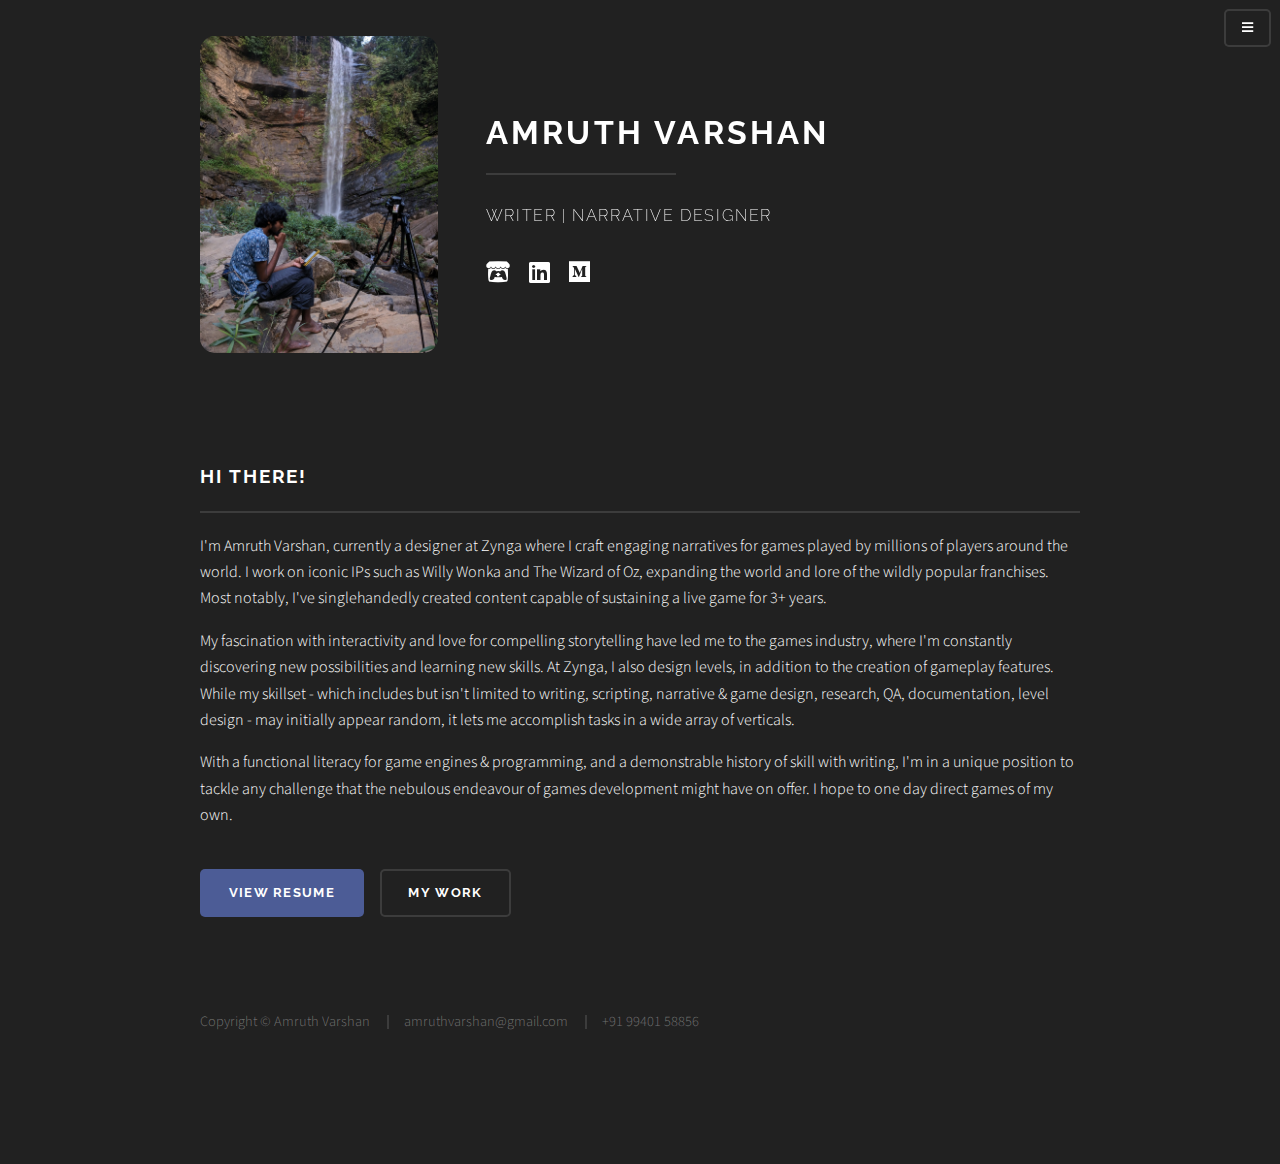
<file: about.html>
<!DOCTYPE HTML>
<!--
	Amruth Varshan's online portfolio.
	Theme from html5up.net | @ajlkn
	Free for personal and commercial use under the CCA 3.0 license (html5up.net/license)
-->
<html>
	<head>
		<title>Amruth Varshan</title>
		<link rel = "icon" href = "images/favicon.svg" type = "image/x-icon">
		<meta charset="utf-8" />
		<meta name="viewport" content="width=device-width, initial-scale=1, user-scalable=no" />
		<link rel="stylesheet" href="assets/css/main.css" />
		<noscript><link rel="stylesheet" href="assets/css/noscript.css" /></noscript>
	</head>
	
	<body class="is-preload">

	<!-- Page Wrapper -->
	<div id="page-wrapper">

		<!-- Header -->
		<header id="header" class="alt">
			<h1><a href="https://amruthvarshan.github.io/">Amruth Varshan</a></h1>
			<nav>
				<a href="#menu"></a>
			</nav>
		</header>

		<!-- Menu -->
		<nav id="menu">
			<div class="inner">
				<h3>Amruth Varshan</h3>
				<a href="index.html" target="_blank" class="icon padded solid fa-home"></a>
				<a href="https://amruthvarshan.itch.io/" target="_blank" class="icon padded brands fa-itch-io"></a>
				<a href="https://www.linkedin.com/in/amruthvarshan/" target="_blank" class="icon padded brands fa-linkedin"></a>
				<a href="https://amruthvarshan.medium.com/" target="_blank" class="icon padded brands fa-medium"></a>
				<ul class="links">
					<li><a href="projects.html">Projects</a></li>
					<li><a href="writing.html">Writing</a></li>
					<li><a href="photography/all.html">Photography</a></li>
				</ul>
				<a href="#" class="close">Close</a>
			</div>
		</nav>

		<!-- Banner -->
		<section id="banner" class="namebox spotlight">
			<div class="inner">
				<img src="images/profile.jpg" width="300" class="image">
				<div class="content">
					<h2>Amruth Varshan</h2>
					<p>Writer | Narrative Designer</p>
					<p>
						<a href="https://amruthvarshan.itch.io/" target="_blank" class="icon padded brands fa-itch-io"></a>
						<a href="https://www.linkedin.com/in/amruthvarshan/" target="_blank" class="icon padded brands fa-linkedin"></a>
						<a href="https://amruthvarshan.medium.com/" target="_blank" class="icon padded brands fa-medium"></a>
					</p>
					</ul>
				</div>
			</div>
		</section>

		<!-- Wrapper -->
		

			<!-- Four -->
			<section id="four" class="wrapper alt style1">
				<div class="inner">
					<h2 class="major">Hi There!</h2>
					<p>I'm Amruth Varshan, currently a designer at Zynga where I craft engaging narratives for games played by millions of players around the world. I work on iconic IPs such as Willy Wonka and The Wizard of Oz, expanding the world and lore of the wildly popular franchises. Most notably, I've singlehandedly created content capable of sustaining a live game for 3+ years.</p>
					<p>My fascination with interactivity and love for compelling storytelling have led me to the games industry, where I'm constantly discovering new possibilities and learning new skills. At Zynga, I also design levels, in addition to the creation of gameplay features. While my skillset - which includes but isn't limited to writing, scripting, narrative & game design, research, QA, documentation, level design - may initially appear random, it lets me accomplish tasks in a wide array of verticals.</p>
					<p class="footer-padding">With a functional literacy for game engines & programming, and a demonstrable history of skill with writing, I'm in a unique position to tackle any challenge that the nebulous endeavour of games development might have on offer. I hope to one day direct games of my own.</p>
					<ul class="actions">
						<li><a href="downloads/Amruth_Varshan.pdf" target="_blank" class="button primary">View Resume</a></li>
						<li><a href="index.html" class="button">My Work</a></li>
					</ul>
				</div>
			</section>

		

		<!-- Footer -->
		<section id="footer">
			<div class="inner">
				<ul class="copyright about">
					<li>Copyright &copy; Amruth Varshan</li>
					<li>amruthvarshan@gmail.com</li>
					<li>+91 99401 58856</li>
				</ul>
			</div>
		</section>
	</div>

	<!-- Scripts -->
	<script src="assets/js/jquery.min.js"></script>
	<script src="assets/js/jquery.scrollex.min.js"></script>
	<script src="assets/js/browser.min.js"></script>
	<script src="assets/js/breakpoints.min.js"></script>
	<script src="assets/js/util.js"></script>
	<script src="assets/js/main.js"></script>

	</body>
</html>
</file>
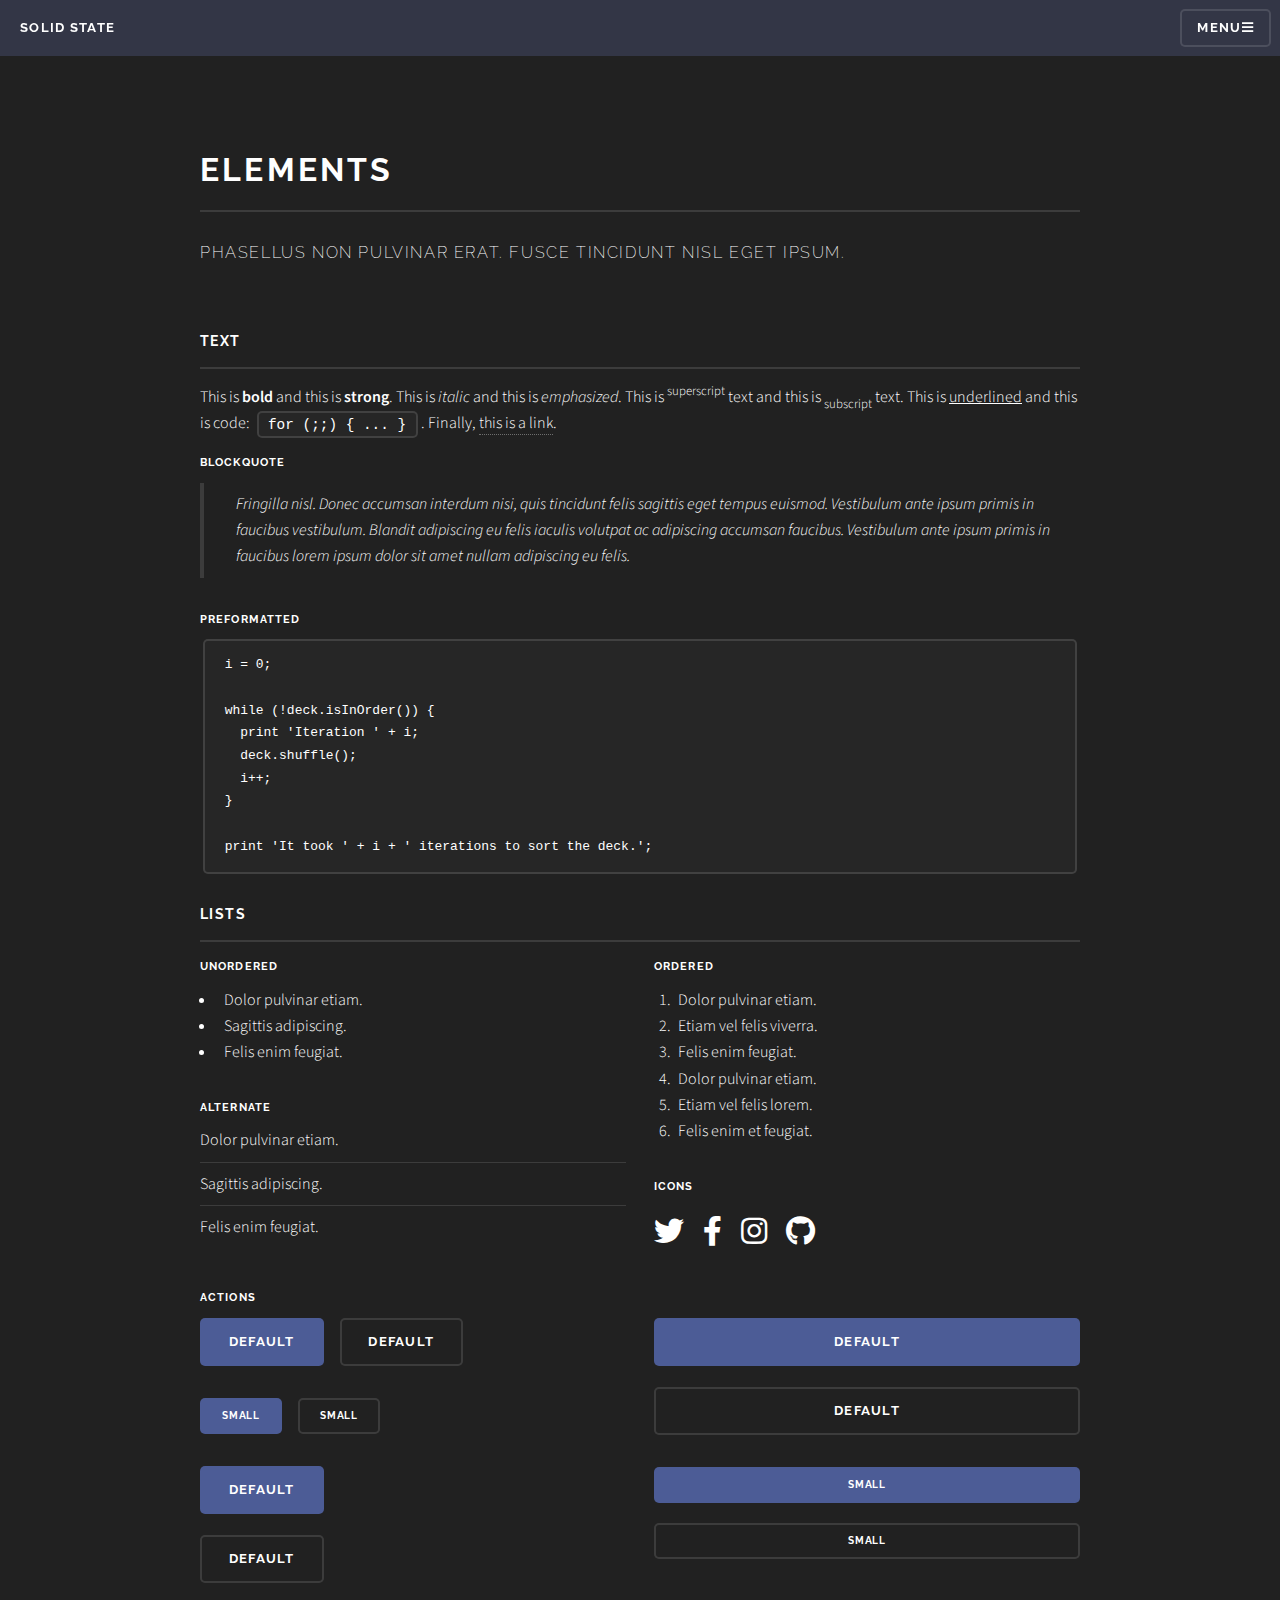
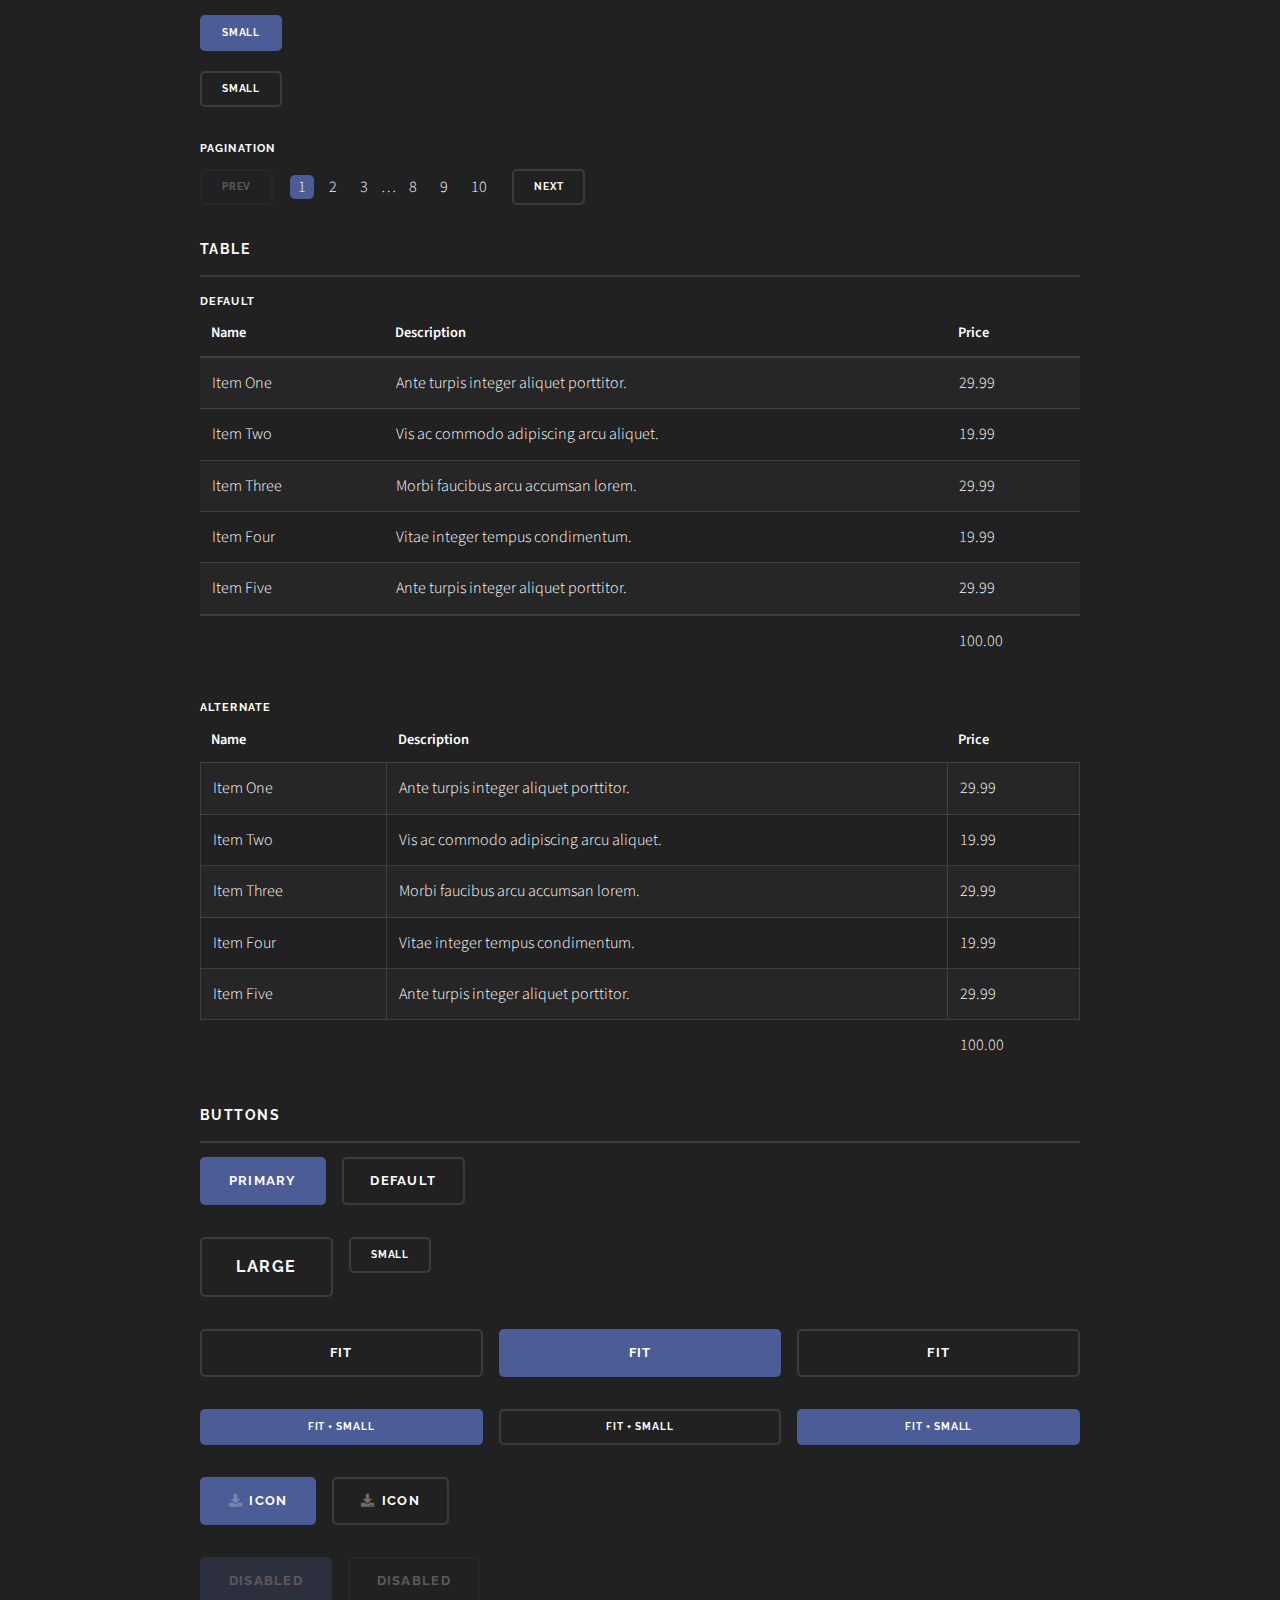
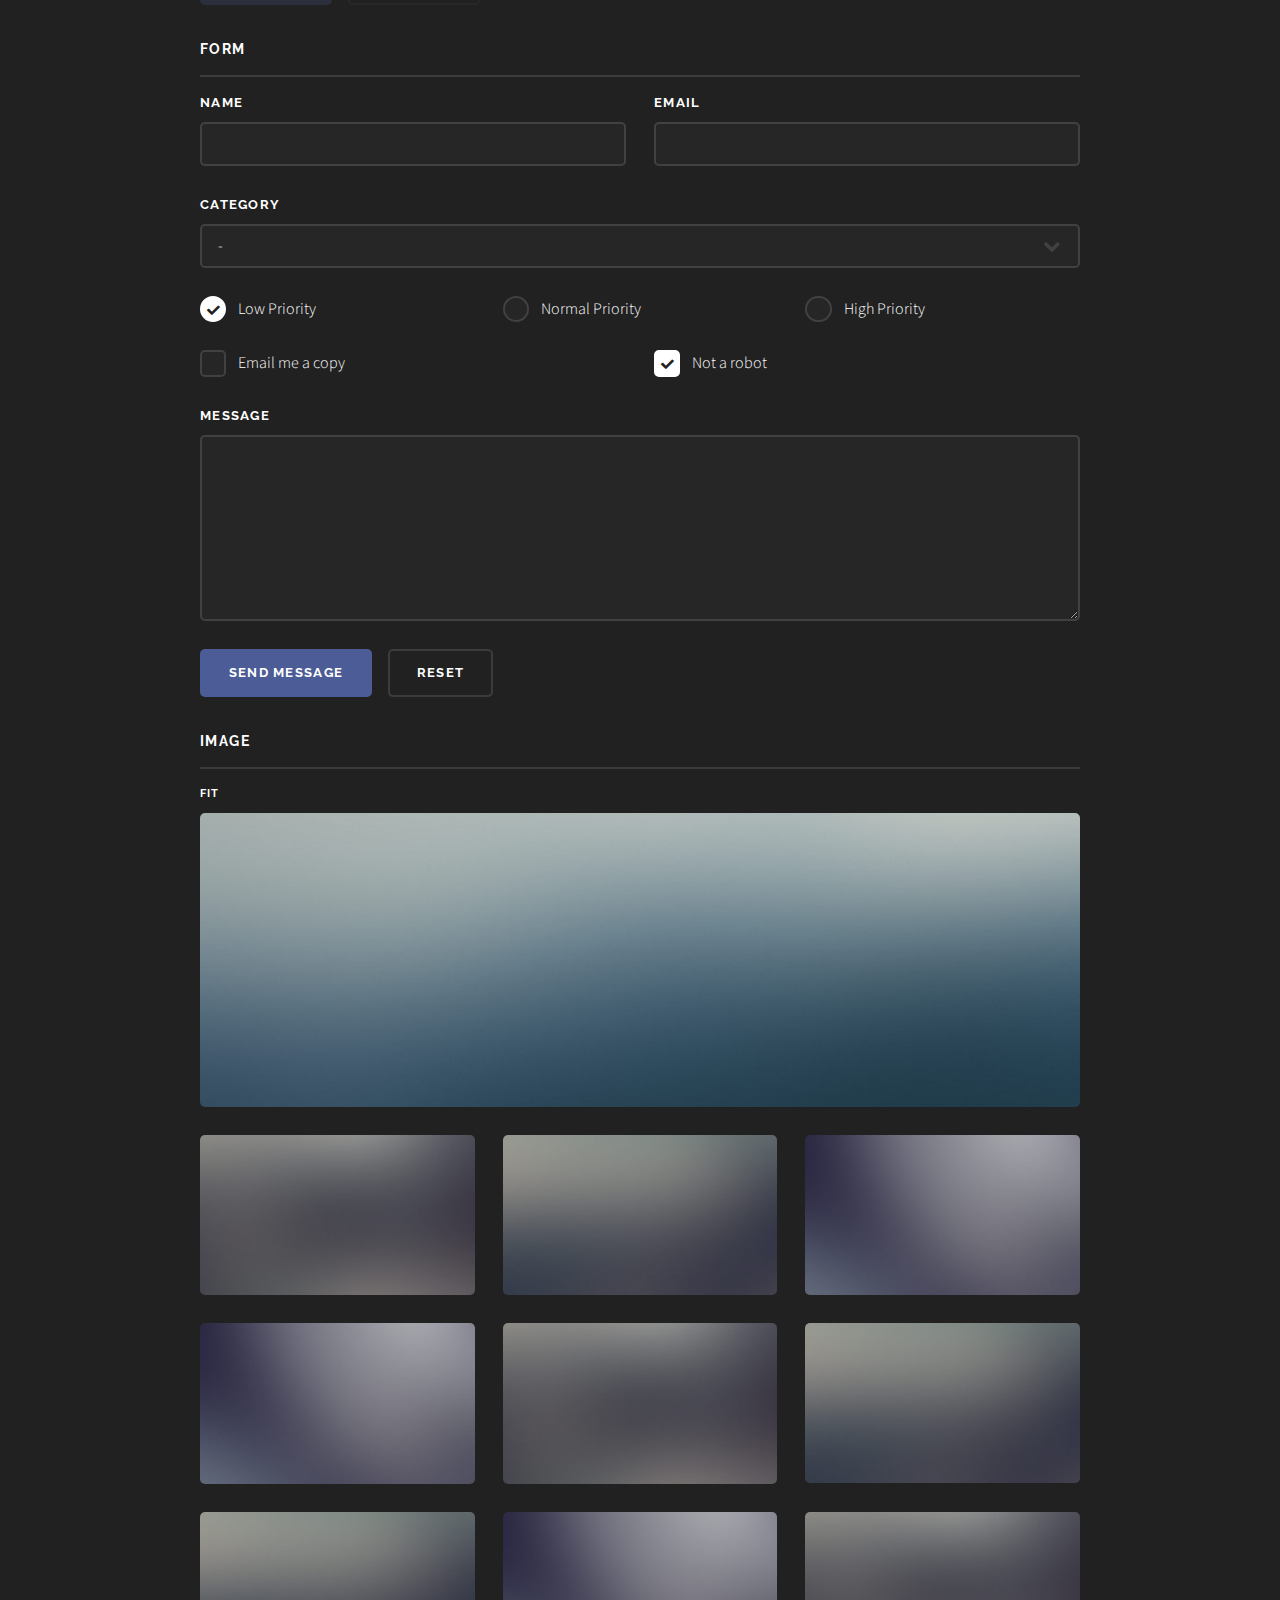
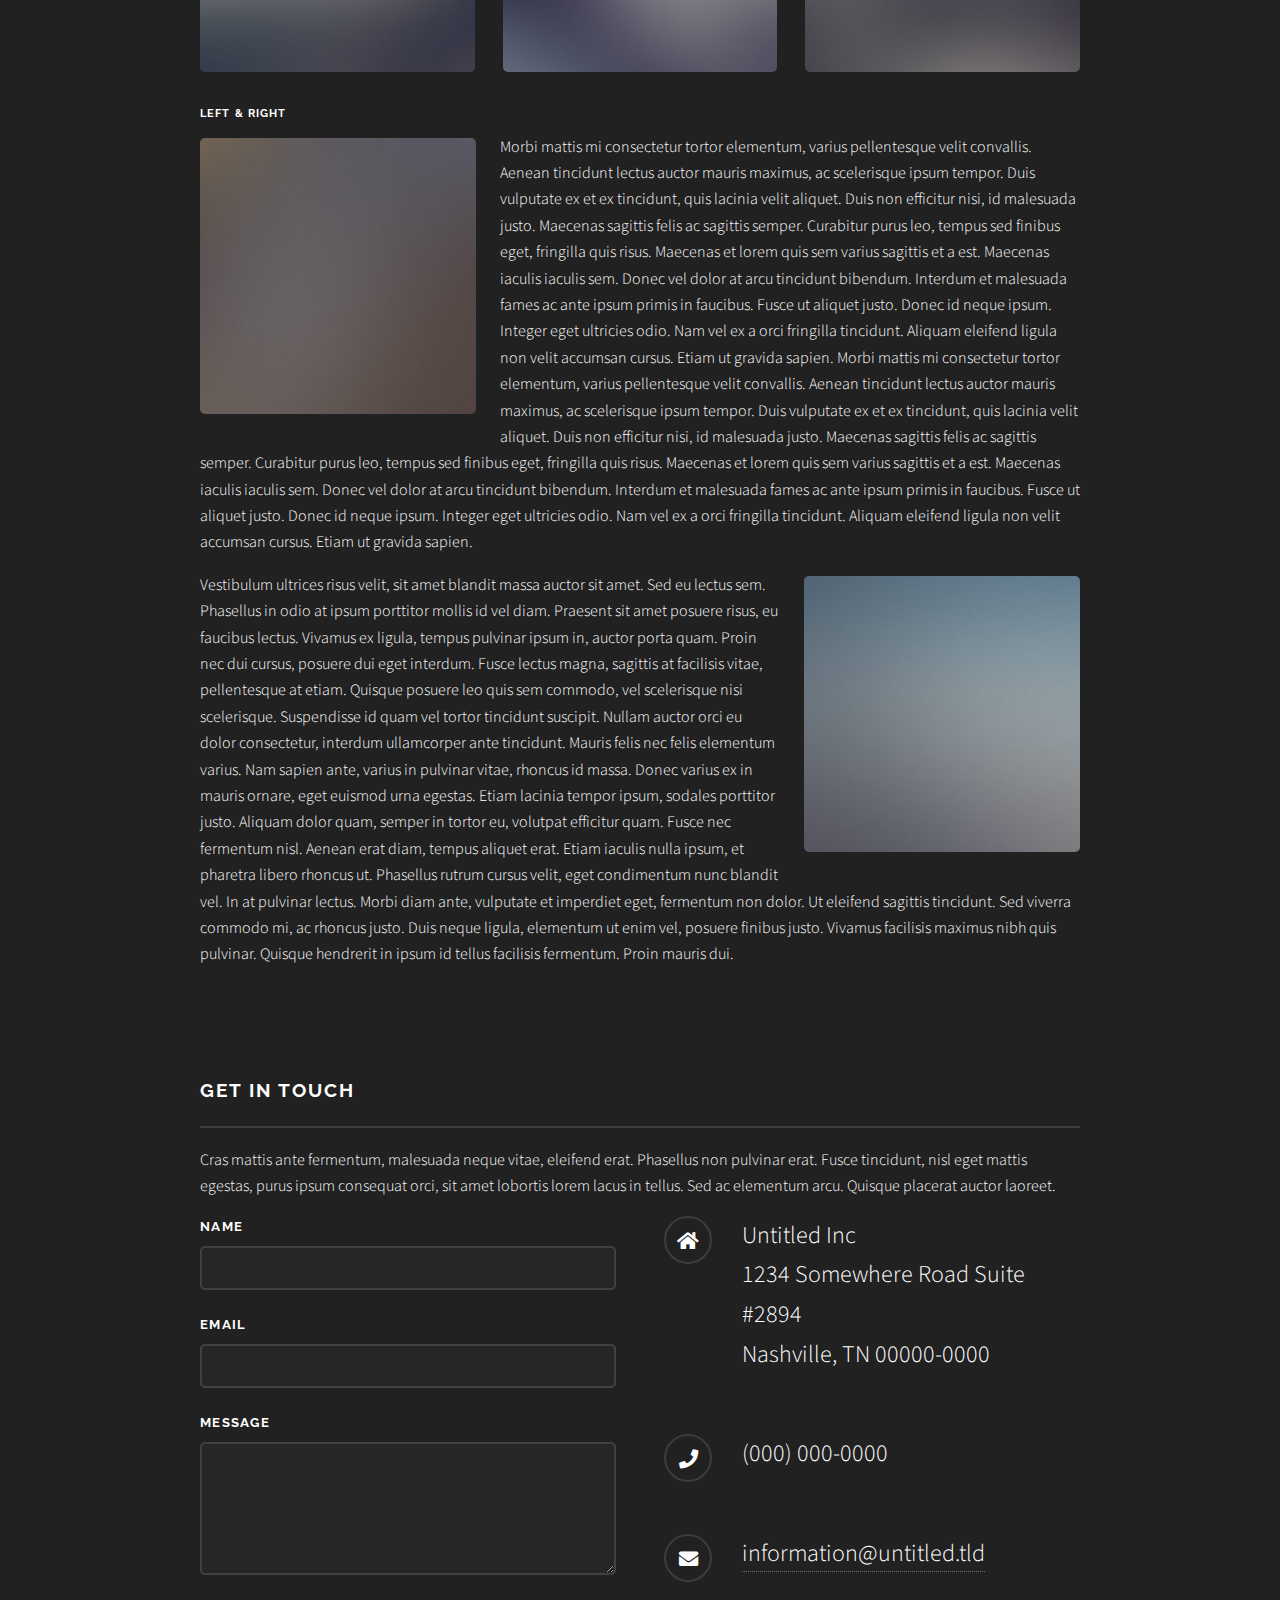
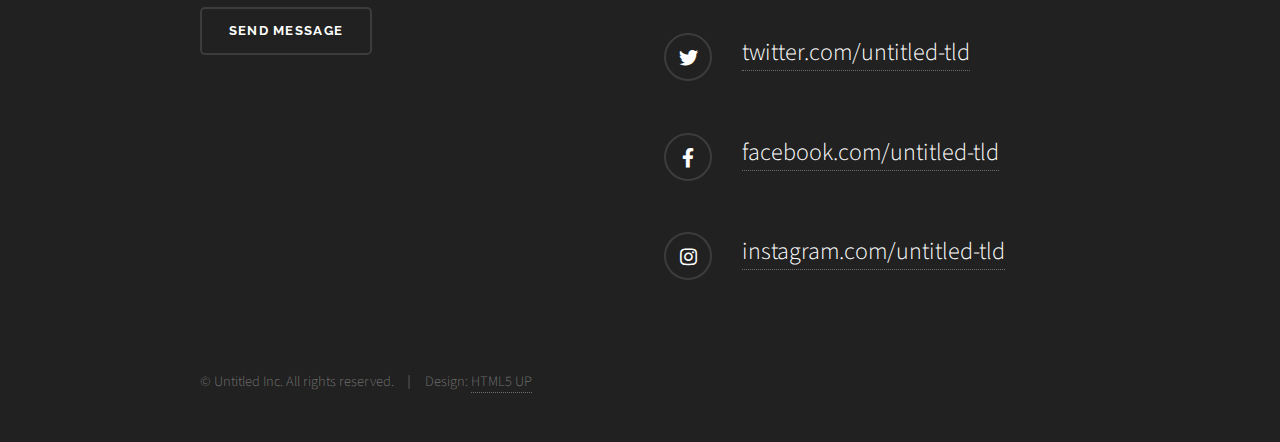
<file: elements.html>
<!DOCTYPE HTML>
<!--
	Solid State by HTML5 UP
	html5up.net | @ajlkn
	Free for personal and commercial use under the CCA 3.0 license (html5up.net/license)
-->
<html>
	<head>
		<title>Elements - Solid State by HTML5 UP</title>
		<meta charset="utf-8" />
		<meta name="viewport" content="width=device-width, initial-scale=1, user-scalable=no" />
		<link rel="stylesheet" href="assets/css/main.css" />
		<noscript><link rel="stylesheet" href="assets/css/noscript.css" /></noscript>
	</head>
	<body class="is-preload">

		<!-- Page Wrapper -->
			<div id="page-wrapper">

				<!-- Header -->
					<header id="header">
						<h1><a href="index.html">Solid State</a></h1>
						<nav>
							<a href="#menu">Menu</a>
						</nav>
					</header>

				<!-- Menu -->
					<nav id="menu">
						<div class="inner">
							<h2>Menu</h2>
							<ul class="links">
								<li><a href="index.html">Home</a></li>
								<li><a href="generic.html">Generic</a></li>
								<li><a href="elements.html">Elements</a></li>
								<li><a href="#">Log In</a></li>
								<li><a href="#">Sign Up</a></li>
							</ul>
							<a href="#" class="close">Close</a>
						</div>
					</nav>

				<!-- Wrapper -->
					<section id="wrapper">
						<header>
							<div class="inner">
								<h2>Elements</h2>
								<p>Phasellus non pulvinar erat. Fusce tincidunt nisl eget ipsum.</p>
							</div>
						</header>

						<!-- Content -->
							<div class="wrapper">
								<div class="inner">

									<section>
										<h3 class="major">Text</h3>
										<p>This is <b>bold</b> and this is <strong>strong</strong>. This is <i>italic</i> and this is <em>emphasized</em>.
										This is <sup>superscript</sup> text and this is <sub>subscript</sub> text.
										This is <u>underlined</u> and this is code: <code>for (;;) { ... }</code>. Finally, <a href="#">this is a link</a>.</p>
										<h4>Blockquote</h4>
										<blockquote>Fringilla nisl. Donec accumsan interdum nisi, quis tincidunt felis sagittis eget tempus euismod. Vestibulum ante ipsum primis in faucibus vestibulum. Blandit adipiscing eu felis iaculis volutpat ac adipiscing accumsan faucibus. Vestibulum ante ipsum primis in faucibus lorem ipsum dolor sit amet nullam adipiscing eu felis.</blockquote>
										<h4>Preformatted</h4>
										<pre><code>i = 0;

while (!deck.isInOrder()) {
  print 'Iteration ' + i;
  deck.shuffle();
  i++;
}

print 'It took ' + i + ' iterations to sort the deck.';</code></pre>
									</section>

									<section>
										<h3 class="major">Lists</h3>
										<div class="row">
											<div class="col-6 col-12-medium">
												<h4>Unordered</h4>
												<ul>
													<li>Dolor pulvinar etiam.</li>
													<li>Sagittis adipiscing.</li>
													<li>Felis enim feugiat.</li>
												</ul>
												<h4>Alternate</h4>
												<ul class="alt">
													<li>Dolor pulvinar etiam.</li>
													<li>Sagittis adipiscing.</li>
													<li>Felis enim feugiat.</li>
												</ul>
											</div>
											<div class="col-6 col-12-medium">
												<h4>Ordered</h4>
												<ol>
													<li>Dolor pulvinar etiam.</li>
													<li>Etiam vel felis viverra.</li>
													<li>Felis enim feugiat.</li>
													<li>Dolor pulvinar etiam.</li>
													<li>Etiam vel felis lorem.</li>
													<li>Felis enim et feugiat.</li>
												</ol>
												<h4>Icons</h4>
												<ul class="icons">
													<li><a href="#" class="icon brands fa-twitter"><span class="label">Twitter</span></a></li>
													<li><a href="#" class="icon brands fa-facebook-f"><span class="label">Facebook</span></a></li>
													<li><a href="#" class="icon brands fa-instagram"><span class="label">Instagram</span></a></li>
													<li><a href="#" class="icon brands fa-github"><span class="label">Github</span></a></li>
												</ul>
											</div>
										</div>
										<h4>Actions</h4>
										<div class="row">
											<div class="col-6 col-12-medium">
												<ul class="actions">
													<li><a href="#" class="button primary">Default</a></li>
													<li><a href="#" class="button">Default</a></li>
												</ul>
												<ul class="actions small">
													<li><a href="#" class="button primary small">Small</a></li>
													<li><a href="#" class="button small">Small</a></li>
												</ul>
												<ul class="actions stacked">
													<li><a href="#" class="button primary">Default</a></li>
													<li><a href="#" class="button">Default</a></li>
												</ul>
												<ul class="actions stacked small">
													<li><a href="#" class="button primary small">Small</a></li>
													<li><a href="#" class="button small">Small</a></li>
												</ul>
											</div>
											<div class="col-6 col-12-medium">
												<ul class="actions stacked">
													<li><a href="#" class="button primary fit">Default</a></li>
													<li><a href="#" class="button fit">Default</a></li>
												</ul>
												<ul class="actions stacked small">
													<li><a href="#" class="button primary small fit">Small</a></li>
													<li><a href="#" class="button small fit">Small</a></li>
												</ul>
											</div>
										</div>
										<h4>Pagination</h4>
										<ul class="pagination">
											<li><span class="button small disabled">Prev</span></li>
											<li><a href="#" class="page active">1</a></li>
											<li><a href="#" class="page">2</a></li>
											<li><a href="#" class="page">3</a></li>
											<li><span>&hellip;</span></li>
											<li><a href="#" class="page">8</a></li>
											<li><a href="#" class="page">9</a></li>
											<li><a href="#" class="page">10</a></li>
											<li><a href="#" class="button small">Next</a></li>
										</ul>
									</section>

									<section>
										<h3 class="major">Table</h3>
										<h4>Default</h4>
										<div class="table-wrapper">
											<table>
												<thead>
													<tr>
														<th>Name</th>
														<th>Description</th>
														<th>Price</th>
													</tr>
												</thead>
												<tbody>
													<tr>
														<td>Item One</td>
														<td>Ante turpis integer aliquet porttitor.</td>
														<td>29.99</td>
													</tr>
													<tr>
														<td>Item Two</td>
														<td>Vis ac commodo adipiscing arcu aliquet.</td>
														<td>19.99</td>
													</tr>
													<tr>
														<td>Item Three</td>
														<td> Morbi faucibus arcu accumsan lorem.</td>
														<td>29.99</td>
													</tr>
													<tr>
														<td>Item Four</td>
														<td>Vitae integer tempus condimentum.</td>
														<td>19.99</td>
													</tr>
													<tr>
														<td>Item Five</td>
														<td>Ante turpis integer aliquet porttitor.</td>
														<td>29.99</td>
													</tr>
												</tbody>
												<tfoot>
													<tr>
														<td colspan="2"></td>
														<td>100.00</td>
													</tr>
												</tfoot>
											</table>
										</div>

										<h4>Alternate</h4>
										<div class="table-wrapper">
											<table class="alt">
												<thead>
													<tr>
														<th>Name</th>
														<th>Description</th>
														<th>Price</th>
													</tr>
												</thead>
												<tbody>
													<tr>
														<td>Item One</td>
														<td>Ante turpis integer aliquet porttitor.</td>
														<td>29.99</td>
													</tr>
													<tr>
														<td>Item Two</td>
														<td>Vis ac commodo adipiscing arcu aliquet.</td>
														<td>19.99</td>
													</tr>
													<tr>
														<td>Item Three</td>
														<td> Morbi faucibus arcu accumsan lorem.</td>
														<td>29.99</td>
													</tr>
													<tr>
														<td>Item Four</td>
														<td>Vitae integer tempus condimentum.</td>
														<td>19.99</td>
													</tr>
													<tr>
														<td>Item Five</td>
														<td>Ante turpis integer aliquet porttitor.</td>
														<td>29.99</td>
													</tr>
												</tbody>
												<tfoot>
													<tr>
														<td colspan="2"></td>
														<td>100.00</td>
													</tr>
												</tfoot>
											</table>
										</div>
									</section>

									<section>
										<h3 class="major">Buttons</h3>
										<ul class="actions">
											<li><a href="#" class="button primary">Primary</a></li>
											<li><a href="#" class="button">Default</a></li>
										</ul>
										<ul class="actions">
											<li><a href="#" class="button large">Large</a></li>
											<li><a href="#" class="button small">Small</a></li>
										</ul>
										<ul class="actions fit">
											<li><a href="#" class="button fit">Fit</a></li>
											<li><a href="#" class="button primary fit">Fit</a></li>
											<li><a href="#" class="button fit">Fit</a></li>
										</ul>
										<ul class="actions fit small">
											<li><a href="#" class="button primary fit small">Fit + Small</a></li>
											<li><a href="#" class="button fit small">Fit + Small</a></li>
											<li><a href="#" class="button primary fit small">Fit + Small</a></li>
										</ul>
										<ul class="actions">
											<li><a href="#" class="button primary icon solid fa-download">Icon</a></li>
											<li><a href="#" class="button icon solid fa-download">Icon</a></li>
										</ul>
										<ul class="actions">
											<li><span class="button primary disabled">Disabled</span></li>
											<li><span class="button disabled">Disabled</span></li>
										</ul>
									</section>

									<section>
										<h3 class="major">Form</h3>
										<form method="post" action="#">
											<div class="row gtr-uniform">
												<div class="col-6 col-12-xsmall">
													<label for="demo-name">Name</label>
													<input type="text" name="demo-name" id="demo-name" value="" />
												</div>
												<div class="col-6 col-12-xsmall">
													<label for="demo-email">Email</label>
													<input type="email" name="demo-email" id="demo-email" value="" />
												</div>
												<div class="col-12">
													<label for="demo-category">Category</label>
													<select name="demo-category" id="demo-category">
														<option value="">-</option>
														<option value="1">Manufacturing</option>
														<option value="1">Shipping</option>
														<option value="1">Administration</option>
														<option value="1">Human Resources</option>
													</select>
												</div>
												<div class="col-4 col-12-small">
													<input type="radio" id="demo-priority-low" name="demo-priority" checked>
													<label for="demo-priority-low">Low Priority</label>
												</div>
												<div class="col-4 col-12-small">
													<input type="radio" id="demo-priority-normal" name="demo-priority">
													<label for="demo-priority-normal">Normal Priority</label>
												</div>
												<div class="col-4 col-12-small">
													<input type="radio" id="demo-priority-high" name="demo-priority">
													<label for="demo-priority-high">High Priority</label>
												</div>
												<div class="col-6 col-12-small">
													<input type="checkbox" id="demo-copy" name="demo-copy">
													<label for="demo-copy">Email me a copy</label>
												</div>
												<div class="col-6 col-12-small">
													<input type="checkbox" id="demo-human" name="demo-human" checked>
													<label for="demo-human">Not a robot</label>
												</div>
												<div class="col-12">
													<label for="demo-message">Message</label>
													<textarea name="demo-message" id="demo-message" rows="6"></textarea>
												</div>
												<div class="col-12">
													<ul class="actions">
														<li><input type="submit" value="Send Message" class="primary" /></li>
														<li><input type="reset" value="Reset" /></li>
													</ul>
												</div>
											</div>
										</form>
									</section>

									<section>
										<h3 class="major">Image</h3>
										<h4>Fit</h4>
										<div class="box alt">
											<div class="row gtr-uniform">
												<div class="col-12"><span class="image fit"><img src="images/pic08.jpg" alt="" /></span></div>
												<div class="col-4"><span class="image fit"><img src="images/pic05.jpg" alt="" /></span></div>
												<div class="col-4"><span class="image fit"><img src="images/pic06.jpg" alt="" /></span></div>
												<div class="col-4"><span class="image fit"><img src="images/pic07.jpg" alt="" /></span></div>
												<div class="col-4"><span class="image fit"><img src="images/pic07.jpg" alt="" /></span></div>
												<div class="col-4"><span class="image fit"><img src="images/pic05.jpg" alt="" /></span></div>
												<div class="col-4"><span class="image fit"><img src="images/pic06.jpg" alt="" /></span></div>
												<div class="col-4"><span class="image fit"><img src="images/pic06.jpg" alt="" /></span></div>
												<div class="col-4"><span class="image fit"><img src="images/pic07.jpg" alt="" /></span></div>
												<div class="col-4"><span class="image fit"><img src="images/pic05.jpg" alt="" /></span></div>
											</div>
										</div>
										<h4>Left &amp; Right</h4>
										<p><span class="image left"><img src="images/pic01.jpg" alt="" /></span>Morbi mattis mi consectetur tortor elementum, varius pellentesque velit convallis. Aenean tincidunt lectus auctor mauris maximus, ac scelerisque ipsum tempor. Duis vulputate ex et ex tincidunt, quis lacinia velit aliquet. Duis non efficitur nisi, id malesuada justo. Maecenas sagittis felis ac sagittis semper. Curabitur purus leo, tempus sed finibus eget, fringilla quis risus. Maecenas et lorem quis sem varius sagittis et a est. Maecenas iaculis iaculis sem. Donec vel dolor at arcu tincidunt bibendum. Interdum et malesuada fames ac ante ipsum primis in faucibus. Fusce ut aliquet justo. Donec id neque ipsum. Integer eget ultricies odio. Nam vel ex a orci fringilla tincidunt. Aliquam eleifend ligula non velit accumsan cursus. Etiam ut gravida sapien. Morbi mattis mi consectetur tortor elementum, varius pellentesque velit convallis. Aenean tincidunt lectus auctor mauris maximus, ac scelerisque ipsum tempor. Duis vulputate ex et ex tincidunt, quis lacinia velit aliquet. Duis non efficitur nisi, id malesuada justo. Maecenas sagittis felis ac sagittis semper. Curabitur purus leo, tempus sed finibus eget, fringilla quis risus. Maecenas et lorem quis sem varius sagittis et a est. Maecenas iaculis iaculis sem. Donec vel dolor at arcu tincidunt bibendum. Interdum et malesuada fames ac ante ipsum primis in faucibus. Fusce ut aliquet justo. Donec id neque ipsum. Integer eget ultricies odio. Nam vel ex a orci fringilla tincidunt. Aliquam eleifend ligula non velit accumsan cursus. Etiam ut gravida sapien.</p>
										<p><span class="image right"><img src="images/pic02.jpg" alt="" /></span>Vestibulum ultrices risus velit, sit amet blandit massa auctor sit amet. Sed eu lectus sem. Phasellus in odio at ipsum porttitor mollis id vel diam. Praesent sit amet posuere risus, eu faucibus lectus. Vivamus ex ligula, tempus pulvinar ipsum in, auctor porta quam. Proin nec dui cursus, posuere dui eget interdum. Fusce lectus magna, sagittis at facilisis vitae, pellentesque at etiam. Quisque posuere leo quis sem commodo, vel scelerisque nisi scelerisque. Suspendisse id quam vel tortor tincidunt suscipit. Nullam auctor orci eu dolor consectetur, interdum ullamcorper ante tincidunt. Mauris felis nec felis elementum varius. Nam sapien ante, varius in pulvinar vitae, rhoncus id massa. Donec varius ex in mauris ornare, eget euismod urna egestas. Etiam lacinia tempor ipsum, sodales porttitor justo. Aliquam dolor quam, semper in tortor eu, volutpat efficitur quam. Fusce nec fermentum nisl. Aenean erat diam, tempus aliquet erat. Etiam iaculis nulla ipsum, et pharetra libero rhoncus ut. Phasellus rutrum cursus velit, eget condimentum nunc blandit vel. In at pulvinar lectus. Morbi diam ante, vulputate et imperdiet eget, fermentum non dolor. Ut eleifend sagittis tincidunt. Sed viverra commodo mi, ac rhoncus justo. Duis neque ligula, elementum ut enim vel, posuere finibus justo. Vivamus facilisis maximus nibh quis pulvinar. Quisque hendrerit in ipsum id tellus facilisis fermentum. Proin mauris dui.</p>
									</section>

								</div>
							</div>

					</section>

				<!-- Footer -->
					<section id="footer">
						<div class="inner">
							<h2 class="major">Get in touch</h2>
							<p>Cras mattis ante fermentum, malesuada neque vitae, eleifend erat. Phasellus non pulvinar erat. Fusce tincidunt, nisl eget mattis egestas, purus ipsum consequat orci, sit amet lobortis lorem lacus in tellus. Sed ac elementum arcu. Quisque placerat auctor laoreet.</p>
							<form method="post" action="#">
								<div class="fields">
									<div class="field">
										<label for="name">Name</label>
										<input type="text" name="name" id="name" />
									</div>
									<div class="field">
										<label for="email">Email</label>
										<input type="email" name="email" id="email" />
									</div>
									<div class="field">
										<label for="message">Message</label>
										<textarea name="message" id="message" rows="4"></textarea>
									</div>
								</div>
								<ul class="actions">
									<li><input type="submit" value="Send Message" /></li>
								</ul>
							</form>
							<ul class="contact">
								<li class="icon solid fa-home">
									Untitled Inc<br />
									1234 Somewhere Road Suite #2894<br />
									Nashville, TN 00000-0000
								</li>
								<li class="icon solid fa-phone">(000) 000-0000</li>
								<li class="icon solid fa-envelope"><a href="#">information@untitled.tld</a></li>
								<li class="icon brands fa-twitter"><a href="#">twitter.com/untitled-tld</a></li>
								<li class="icon brands fa-facebook-f"><a href="#">facebook.com/untitled-tld</a></li>
								<li class="icon brands fa-instagram"><a href="#">instagram.com/untitled-tld</a></li>
							</ul>
							<ul class="copyright">
								<li>&copy; Untitled Inc. All rights reserved.</li><li>Design: <a href="http://html5up.net">HTML5 UP</a></li>
							</ul>
						</div>
					</section>

			</div>

		<!-- Scripts -->
			<script src="assets/js/jquery.min.js"></script>
			<script src="assets/js/jquery.scrollex.min.js"></script>
			<script src="assets/js/browser.min.js"></script>
			<script src="assets/js/breakpoints.min.js"></script>
			<script src="assets/js/util.js"></script>
			<script src="assets/js/main.js"></script>

	</body>
</html>
</file>
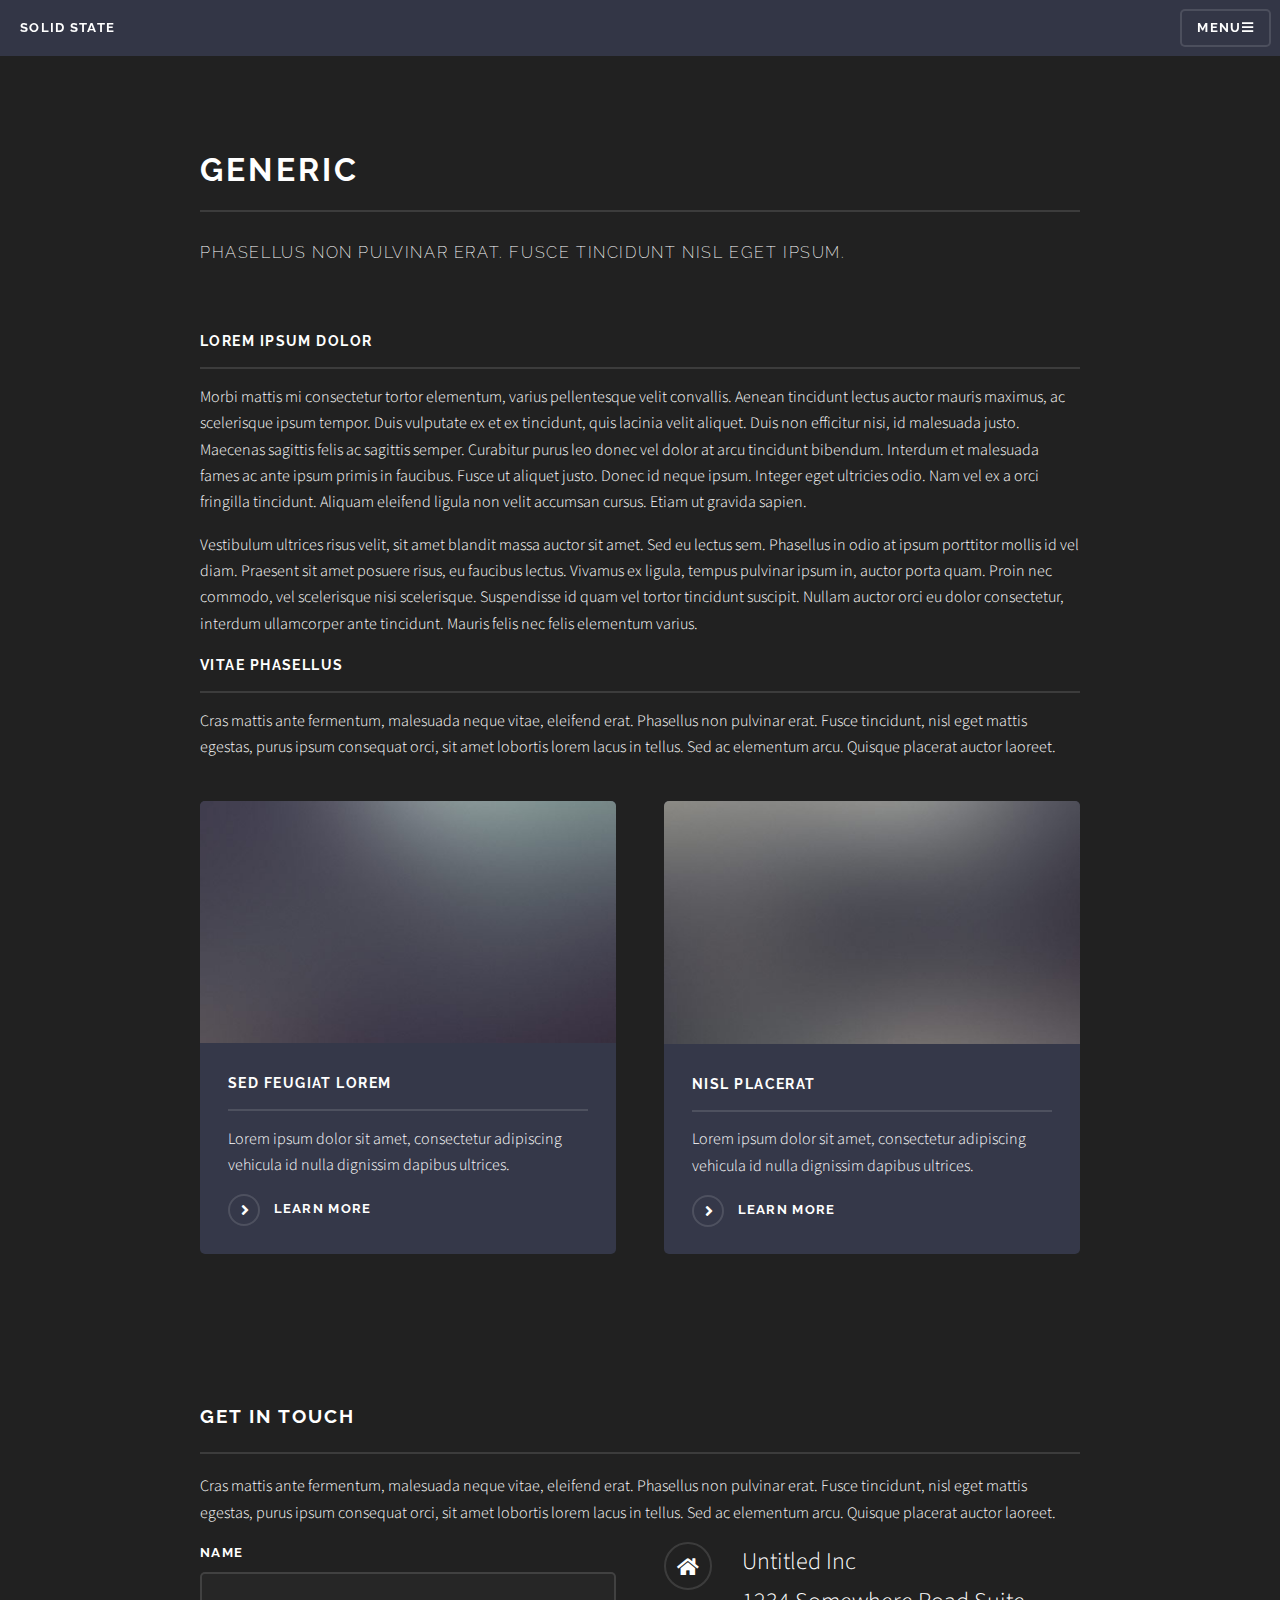
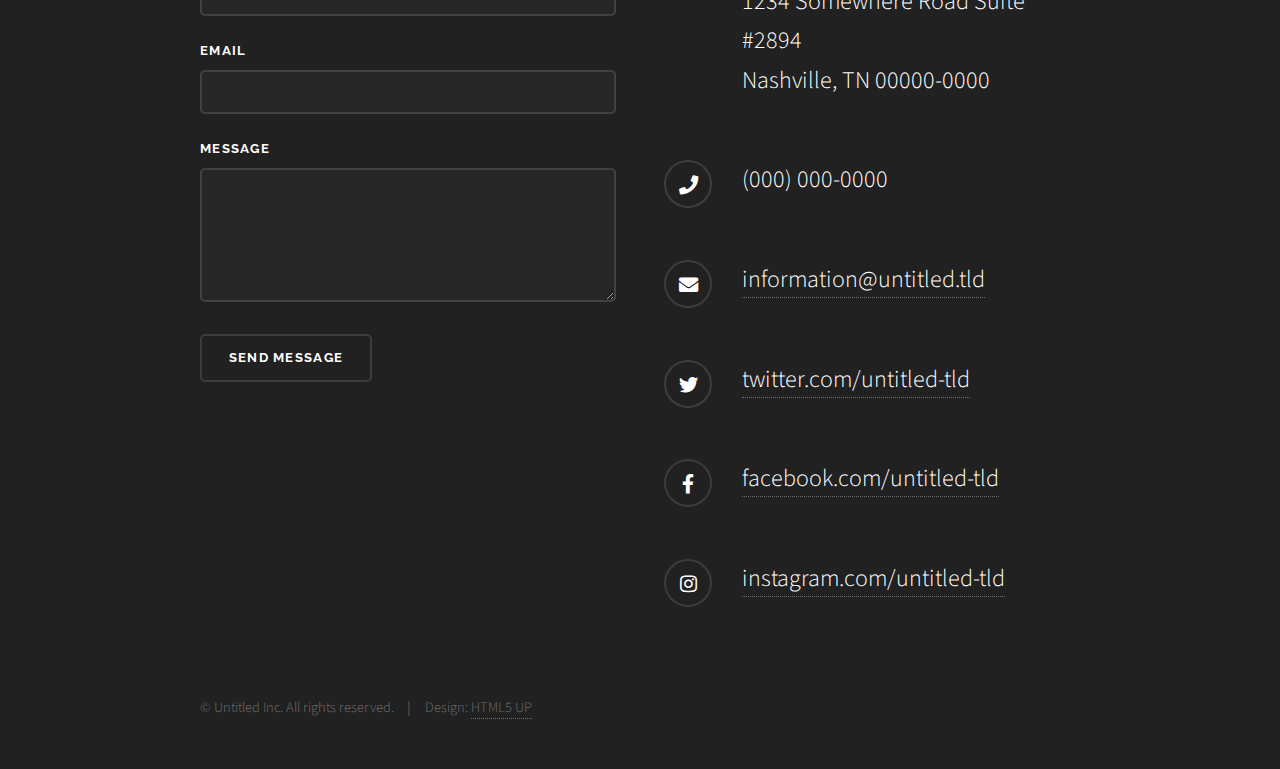
<file: generic.html>
<!DOCTYPE HTML>
<!--
	Solid State by HTML5 UP
	html5up.net | @ajlkn
	Free for personal and commercial use under the CCA 3.0 license (html5up.net/license)
-->
<html>
	<head>
		<title>Generic - Solid State by HTML5 UP</title>
		<meta charset="utf-8" />
		<meta name="viewport" content="width=device-width, initial-scale=1, user-scalable=no" />
		<link rel="stylesheet" href="assets/css/main.css" />
		<noscript><link rel="stylesheet" href="assets/css/noscript.css" /></noscript>
	</head>
	<body class="is-preload">

		<!-- Page Wrapper -->
			<div id="page-wrapper">

				<!-- Header -->
					<header id="header">
						<h1><a href="index.html">Solid State</a></h1>
						<nav>
							<a href="#menu">Menu</a>
						</nav>
					</header>

				<!-- Menu -->
					<nav id="menu">
						<div class="inner">
							<h2>Menu</h2>
							<ul class="links">
								<li><a href="index.html">Home</a></li>
								<li><a href="generic.html">Generic</a></li>
								<li><a href="elements.html">Elements</a></li>
								<li><a href="#">Log In</a></li>
								<li><a href="#">Sign Up</a></li>
							</ul>
							<a href="#" class="close">Close</a>
						</div>
					</nav>

				<!-- Wrapper -->
					<section id="wrapper">
						<header>
							<div class="inner">
								<h2>Generic</h2>
								<p>Phasellus non pulvinar erat. Fusce tincidunt nisl eget ipsum.</p>
							</div>
						</header>

						<!-- Content -->
							<div class="wrapper">
								<div class="inner">

									<h3 class="major">Lorem ipsum dolor</h3>
									<p>Morbi mattis mi consectetur tortor elementum, varius pellentesque velit convallis. Aenean tincidunt lectus auctor mauris maximus, ac scelerisque ipsum tempor. Duis vulputate ex et ex tincidunt, quis lacinia velit aliquet. Duis non efficitur nisi, id malesuada justo. Maecenas sagittis felis ac sagittis semper. Curabitur purus leo donec vel dolor at arcu tincidunt bibendum. Interdum et malesuada fames ac ante ipsum primis in faucibus. Fusce ut aliquet justo. Donec id neque ipsum. Integer eget ultricies odio. Nam vel ex a orci fringilla tincidunt. Aliquam eleifend ligula non velit accumsan cursus. Etiam ut gravida sapien.</p>

									<p>Vestibulum ultrices risus velit, sit amet blandit massa auctor sit amet. Sed eu lectus sem. Phasellus in odio at ipsum porttitor mollis id vel diam. Praesent sit amet posuere risus, eu faucibus lectus. Vivamus ex ligula, tempus pulvinar ipsum in, auctor porta quam. Proin nec commodo, vel scelerisque nisi scelerisque. Suspendisse id quam vel tortor tincidunt suscipit. Nullam auctor orci eu dolor consectetur, interdum ullamcorper ante tincidunt. Mauris felis nec felis elementum varius.</p>

									<h3 class="major">Vitae phasellus</h3>
									<p>Cras mattis ante fermentum, malesuada neque vitae, eleifend erat. Phasellus non pulvinar erat. Fusce tincidunt, nisl eget mattis egestas, purus ipsum consequat orci, sit amet lobortis lorem lacus in tellus. Sed ac elementum arcu. Quisque placerat auctor laoreet.</p>

									<section class="features">
										<article>
											<a href="#" class="image"><img src="images/pic04.jpg" alt="" /></a>
											<h3 class="major">Sed feugiat lorem</h3>
											<p>Lorem ipsum dolor sit amet, consectetur adipiscing vehicula id nulla dignissim dapibus ultrices.</p>
											<a href="#" class="special">Learn more</a>
										</article>
										<article>
											<a href="#" class="image"><img src="images/pic05.jpg" alt="" /></a>
											<h3 class="major">Nisl placerat</h3>
											<p>Lorem ipsum dolor sit amet, consectetur adipiscing vehicula id nulla dignissim dapibus ultrices.</p>
											<a href="#" class="special">Learn more</a>
										</article>
									</section>

								</div>
							</div>

					</section>

				<!-- Footer -->
					<section id="footer">
						<div class="inner">
							<h2 class="major">Get in touch</h2>
							<p>Cras mattis ante fermentum, malesuada neque vitae, eleifend erat. Phasellus non pulvinar erat. Fusce tincidunt, nisl eget mattis egestas, purus ipsum consequat orci, sit amet lobortis lorem lacus in tellus. Sed ac elementum arcu. Quisque placerat auctor laoreet.</p>
							<form method="post" action="#">
								<div class="fields">
									<div class="field">
										<label for="name">Name</label>
										<input type="text" name="name" id="name" />
									</div>
									<div class="field">
										<label for="email">Email</label>
										<input type="email" name="email" id="email" />
									</div>
									<div class="field">
										<label for="message">Message</label>
										<textarea name="message" id="message" rows="4"></textarea>
									</div>
								</div>
								<ul class="actions">
									<li><input type="submit" value="Send Message" /></li>
								</ul>
							</form>
							<ul class="contact">
								<li class="icon solid fa-home">
									Untitled Inc<br />
									1234 Somewhere Road Suite #2894<br />
									Nashville, TN 00000-0000
								</li>
								<li class="icon solid fa-phone">(000) 000-0000</li>
								<li class="icon solid fa-envelope"><a href="#">information@untitled.tld</a></li>
								<li class="icon brands fa-twitter"><a href="#">twitter.com/untitled-tld</a></li>
								<li class="icon brands fa-facebook-f"><a href="#">facebook.com/untitled-tld</a></li>
								<li class="icon brands fa-instagram"><a href="#">instagram.com/untitled-tld</a></li>
							</ul>
							<ul class="copyright">
								<li>&copy; Untitled Inc. All rights reserved.</li><li>Design: <a href="http://html5up.net">HTML5 UP</a></li>
							</ul>
						</div>
					</section>

			</div>

		<!-- Scripts -->
			<script src="assets/js/jquery.min.js"></script>
			<script src="assets/js/jquery.scrollex.min.js"></script>
			<script src="assets/js/browser.min.js"></script>
			<script src="assets/js/breakpoints.min.js"></script>
			<script src="assets/js/util.js"></script>
			<script src="assets/js/main.js"></script>

	</body>
</html>
</file>
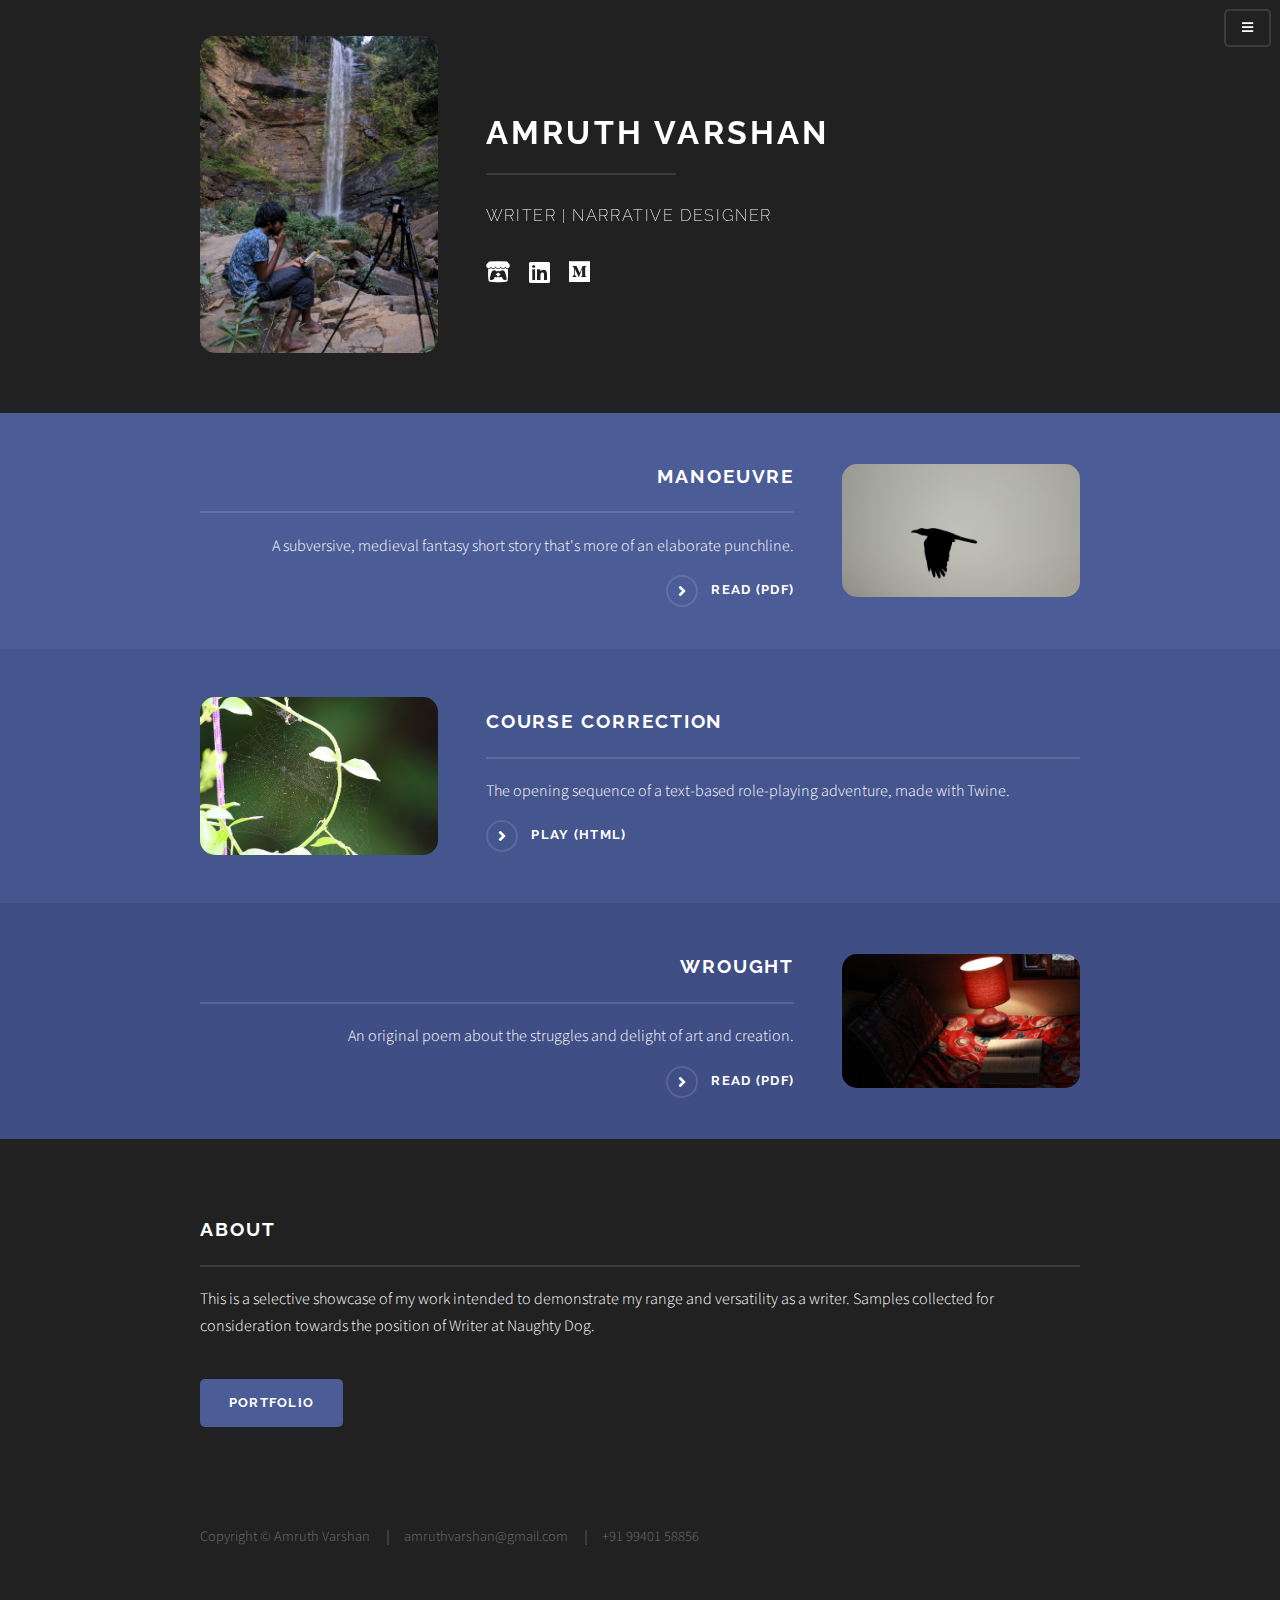
<file: showcase.html>
<!DOCTYPE HTML>
<!--
	Amruth Varshan's online portfolio.
	Theme from html5up.net | @ajlkn
	Free for personal and commercial use under the CCA 3.0 license (html5up.net/license)
-->
<html>
	<head>
		<title>Amruth Varshan</title>
		<link rel = "icon" href = "images/favicon.svg" type = "image/x-icon">
		<meta charset="utf-8" />
		<meta name="viewport" content="width=device-width, initial-scale=1, user-scalable=no" />
		<link rel="stylesheet" href="assets/css/main.css" />
		<noscript><link rel="stylesheet" href="assets/css/noscript.css" /></noscript>
	</head>
	
	<body class="is-preload">

	<!-- Page Wrapper -->
	<div id="page-wrapper">

		<!-- Header -->
		<header id="header" class="alt">
			<h1><a href="https://amruthvarshan.github.io/">Amruth Varshan</a></h1>
			<nav>
				<a href="#menu"></a>
			</nav>
		</header>

		<!-- Menu -->
		<nav id="menu">
			<div class="inner">
				<h3>Amruth Varshan</h3>
				<a href="index.html" target="_blank" class="icon padded solid fa-home"></a>
				<a href="https://amruthvarshan.itch.io/" target="_blank" class="icon padded brands fa-itch-io"></a>
				<a href="https://www.linkedin.com/in/amruthvarshan/" target="_blank" class="icon padded brands fa-linkedin"></a>
				<a href="https://amruthvarshan.medium.com/" target="_blank" class="icon padded brands fa-medium"></a>
				<ul class="links">
					<li><a href="projects.html">Projects</a></li>
					<li><a href="writing.html">Writing</a></li>
					<li><a href="about.html">About</a></li>
					<li><a href="photography/all.html">Photography</a></li>
				</ul>
				<a href="#" class="close">Close</a>
			</div>
		</nav>

		<!-- Banner -->
		<section id="banner" class="namebox spotlight">
			<div class="inner">
				<img src="images/profile.jpg" width="300" class="image">
				<div class="content">
					<h2>Amruth Varshan</h2>
					<p>Writer | Narrative Designer</p>
					<p>
						<a href="https://amruthvarshan.itch.io/" target="_blank" class="icon padded brands fa-itch-io"></a>
						<a href="https://www.linkedin.com/in/amruthvarshan/" target="_blank" class="icon padded brands fa-linkedin"></a>
						<a href="https://amruthvarshan.medium.com/" target="_blank" class="icon padded brands fa-medium"></a>
					</p>
					</ul>
				</div>
			</div>
		</section>

		<!-- Wrapper -->
		<section id="wrapper">

			<!-- One -->
			<section id="one" class="wrapper spotlight style1">
				<div class="inner">
					<img src="images/manoeuvre.jpg" class="image"/>
					<div class="content">
						<h2 class="major">Manoeuvre</h2>
						<p>A subversive, medieval fantasy short story that's more of an elaborate punchline.</p>
						<a href="downloads/Manoeuvre.pdf" class="special" target="_blank">Read (pdf)</a>
					</div>
				</div>
			</section>

			<!-- Two -->
			<section id="two" class="wrapper alt spotlight style2">
				<div class="inner">
					<img src="images/course-correction.jpg" class="image"/>
					<div class="content">
						<h2 class="major">Course Correction</h2>
						<p>The opening sequence of a text-based role-playing adventure, made with Twine.</p>
						<a href="downloads/Course Correction.html" class="special" target="_blank">Play (html)</a>
					</div>
				</div>
			</section>

			<!-- Three -->
			<section id="three" class="wrapper spotlight style3">
				<div class="inner">
					<img src="images/wrought.jpg" class="image"/>
					<div class="content">
						<h2 class="major">Wrought</h2>
						<p>An original poem about the struggles and delight of art and creation.</p>
						<a href="downloads/Wrought.pdf" class="special" target="_blank">Read (pdf)</a>
					</div>
				</div>
			</section>

		</section>

		<!-- Footer -->
		<section id="footer">
			<div class="inner">
				<h2 class="major">About</h2>
				<p class="footer-padding">This is a selective showcase of my work intended to demonstrate my range and versatility as a writer. Samples collected for consideration towards the position of Writer at Naughty Dog.</p>
				<ul class="actions"><li><a href="index.html" class="button primary">Portfolio</a></li></ul>
				<ul class="copyright">
					<li>Copyright &copy; Amruth Varshan</li>
					<li>amruthvarshan@gmail.com</li>
					<li>+91 99401 58856</li>
				</ul>
			</div>
		</section>
	</div>

	<!-- Scripts -->
	<script src="assets/js/jquery.min.js"></script>
	<script src="assets/js/jquery.scrollex.min.js"></script>
	<script src="assets/js/browser.min.js"></script>
	<script src="assets/js/breakpoints.min.js"></script>
	<script src="assets/js/util.js"></script>
	<script src="assets/js/main.js"></script>

	</body>
</html>
</file>
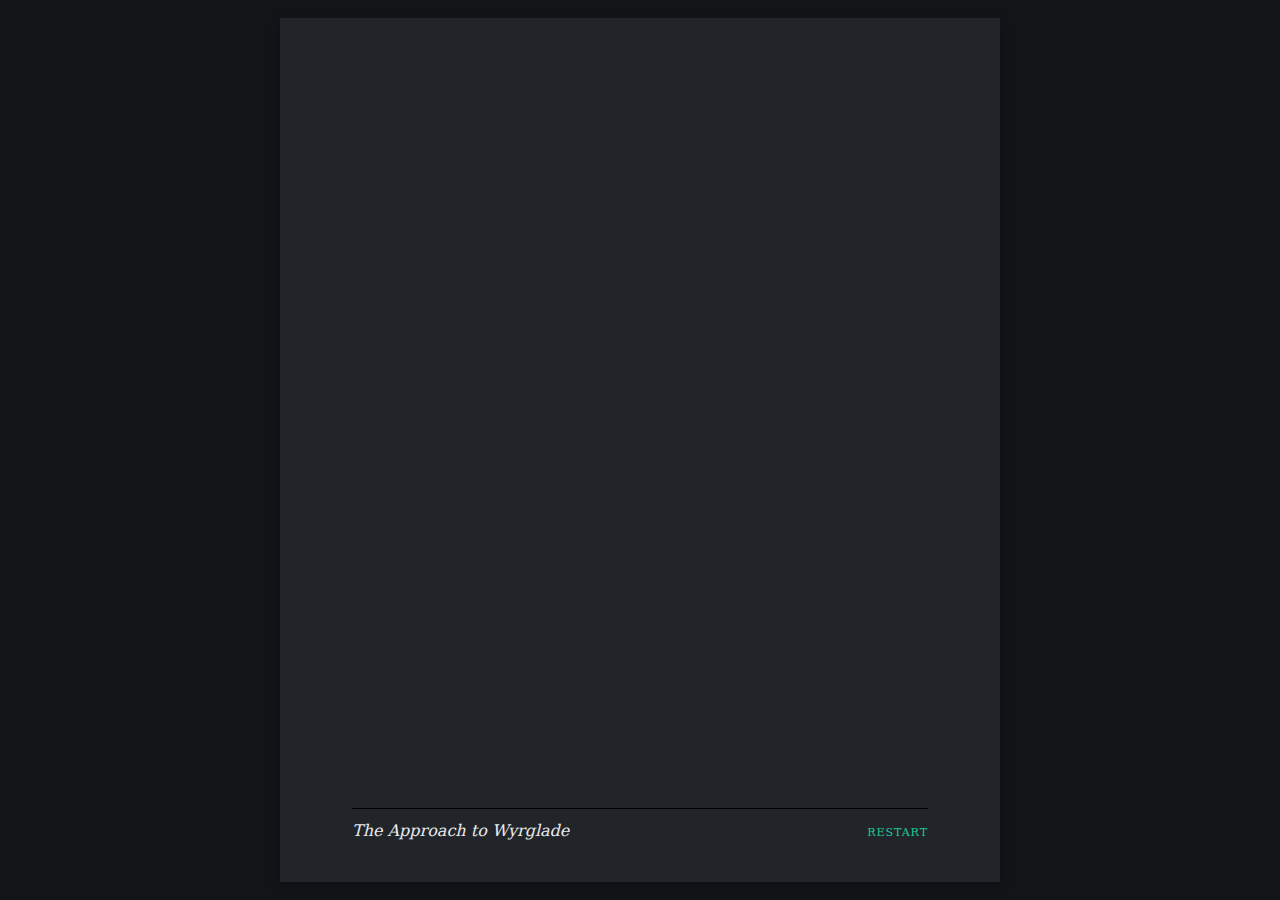
<file: downloads/The Approach to Wyrglade.html>
<!DOCTYPE html><html><head><title>The Approach to Wyrglade</title><meta charset="utf-8"><meta name="viewport" content="width=device-width, initial-scale=1.0"><style>:root{--oc-white:#fff;--oc-white-rgb:255,255,255;--oc-black:#000;--oc-black-rgb:0,0,0;--oc-gray-0:#f8f9fa;--oc-gray-0-rgb:248,249,250;--oc-gray-1:#f1f3f5;--oc-gray-1-rgb:241,243,245;--oc-gray-2:#e9ecef;--oc-gray-2-rgb:233,236,239;--oc-gray-3:#dee2e6;--oc-gray-3-rgb:222,226,230;--oc-gray-4:#ced4da;--oc-gray-4-rgb:206,212,218;--oc-gray-5:#adb5bd;--oc-gray-5-rgb:173,181,189;--oc-gray-6:#868e96;--oc-gray-6-rgb:134,142,150;--oc-gray-7:#495057;--oc-gray-7-rgb:73,80,87;--oc-gray-8:#343a40;--oc-gray-8-rgb:52,58,64;--oc-gray-9:#212529;--oc-gray-9-rgb:33,37,41;--oc-red-0:#fff5f5;--oc-red-0-rgb:255,245,245;--oc-red-1:#ffe3e3;--oc-red-1-rgb:255,227,227;--oc-red-2:#ffc9c9;--oc-red-2-rgb:255,201,201;--oc-red-3:#ffa8a8;--oc-red-3-rgb:255,168,168;--oc-red-4:#ff8787;--oc-red-4-rgb:255,135,135;--oc-red-5:#ff6b6b;--oc-red-5-rgb:255,107,107;--oc-red-6:#fa5252;--oc-red-6-rgb:250,82,82;--oc-red-7:#f03e3e;--oc-red-7-rgb:240,62,62;--oc-red-8:#e03131;--oc-red-8-rgb:224,49,49;--oc-red-9:#c92a2a;--oc-red-9-rgb:201,42,42;--oc-pink-0:#fff0f6;--oc-pink-0-rgb:255,240,246;--oc-pink-1:#ffdeeb;--oc-pink-1-rgb:255,222,235;--oc-pink-2:#fcc2d7;--oc-pink-2-rgb:252,194,215;--oc-pink-3:#faa2c1;--oc-pink-3-rgb:250,162,193;--oc-pink-4:#f783ac;--oc-pink-4-rgb:247,131,172;--oc-pink-5:#f06595;--oc-pink-5-rgb:240,101,149;--oc-pink-6:#e64980;--oc-pink-6-rgb:230,73,128;--oc-pink-7:#d6336c;--oc-pink-7-rgb:214,51,108;--oc-pink-8:#c2255c;--oc-pink-8-rgb:194,37,92;--oc-pink-9:#a61e4d;--oc-pink-9-rgb:166,30,77;--oc-grape-0:#f8f0fc;--oc-grape-0-rgb:248,240,252;--oc-grape-1:#f3d9fa;--oc-grape-1-rgb:243,217,250;--oc-grape-2:#eebefa;--oc-grape-2-rgb:238,190,250;--oc-grape-3:#e599f7;--oc-grape-3-rgb:229,153,247;--oc-grape-4:#da77f2;--oc-grape-4-rgb:218,119,242;--oc-grape-5:#cc5de8;--oc-grape-5-rgb:204,93,232;--oc-grape-6:#be4bdb;--oc-grape-6-rgb:190,75,219;--oc-grape-7:#ae3ec9;--oc-grape-7-rgb:174,62,201;--oc-grape-8:#9c36b5;--oc-grape-8-rgb:156,54,181;--oc-grape-9:#862e9c;--oc-grape-9-rgb:134,46,156;--oc-violet-0:#f3f0ff;--oc-violet-0-rgb:243,240,255;--oc-violet-1:#e5dbff;--oc-violet-1-rgb:229,219,255;--oc-violet-2:#d0bfff;--oc-violet-2-rgb:208,191,255;--oc-violet-3:#b197fc;--oc-violet-3-rgb:177,151,252;--oc-violet-4:#9775fa;--oc-violet-4-rgb:151,117,250;--oc-violet-5:#845ef7;--oc-violet-5-rgb:132,94,247;--oc-violet-6:#7950f2;--oc-violet-6-rgb:121,80,242;--oc-violet-7:#7048e8;--oc-violet-7-rgb:112,72,232;--oc-violet-8:#6741d9;--oc-violet-8-rgb:103,65,217;--oc-violet-9:#5f3dc4;--oc-violet-9-rgb:95,61,196;--oc-indigo-0:#edf2ff;--oc-indigo-0-rgb:237,242,255;--oc-indigo-1:#dbe4ff;--oc-indigo-1-rgb:219,228,255;--oc-indigo-2:#bac8ff;--oc-indigo-2-rgb:186,200,255;--oc-indigo-3:#91a7ff;--oc-indigo-3-rgb:145,167,255;--oc-indigo-4:#748ffc;--oc-indigo-4-rgb:116,143,252;--oc-indigo-5:#5c7cfa;--oc-indigo-5-rgb:92,124,250;--oc-indigo-6:#4c6ef5;--oc-indigo-6-rgb:76,110,245;--oc-indigo-7:#4263eb;--oc-indigo-7-rgb:66,99,235;--oc-indigo-8:#3b5bdb;--oc-indigo-8-rgb:59,91,219;--oc-indigo-9:#364fc7;--oc-indigo-9-rgb:54,79,199;--oc-blue-0:#e7f5ff;--oc-blue-0-rgb:231,245,255;--oc-blue-1:#d0ebff;--oc-blue-1-rgb:208,235,255;--oc-blue-2:#a5d8ff;--oc-blue-2-rgb:165,216,255;--oc-blue-3:#74c0fc;--oc-blue-3-rgb:116,192,252;--oc-blue-4:#4dabf7;--oc-blue-4-rgb:77,171,247;--oc-blue-5:#339af0;--oc-blue-5-rgb:51,154,240;--oc-blue-6:#228be6;--oc-blue-6-rgb:34,139,230;--oc-blue-7:#1c7ed6;--oc-blue-7-rgb:28,126,214;--oc-blue-8:#1971c2;--oc-blue-8-rgb:25,113,194;--oc-blue-9:#1864ab;--oc-blue-9-rgb:24,100,171;--oc-cyan-0:#e3fafc;--oc-cyan-0-rgb:227,250,252;--oc-cyan-1:#c5f6fa;--oc-cyan-1-rgb:197,246,250;--oc-cyan-2:#99e9f2;--oc-cyan-2-rgb:153,233,242;--oc-cyan-3:#66d9e8;--oc-cyan-3-rgb:102,217,232;--oc-cyan-4:#3bc9db;--oc-cyan-4-rgb:59,201,219;--oc-cyan-5:#22b8cf;--oc-cyan-5-rgb:34,184,207;--oc-cyan-6:#15aabf;--oc-cyan-6-rgb:21,170,191;--oc-cyan-7:#1098ad;--oc-cyan-7-rgb:16,152,173;--oc-cyan-8:#0c8599;--oc-cyan-8-rgb:12,133,153;--oc-cyan-9:#0b7285;--oc-cyan-9-rgb:11,114,133;--oc-teal-0:#e6fcf5;--oc-teal-0-rgb:230,252,245;--oc-teal-1:#c3fae8;--oc-teal-1-rgb:195,250,232;--oc-teal-2:#96f2d7;--oc-teal-2-rgb:150,242,215;--oc-teal-3:#63e6be;--oc-teal-3-rgb:99,230,190;--oc-teal-4:#38d9a9;--oc-teal-4-rgb:56,217,169;--oc-teal-5:#20c997;--oc-teal-5-rgb:32,201,151;--oc-teal-6:#12b886;--oc-teal-6-rgb:18,184,134;--oc-teal-7:#0ca678;--oc-teal-7-rgb:12,166,120;--oc-teal-8:#099268;--oc-teal-8-rgb:9,146,104;--oc-teal-9:#087f5b;--oc-teal-9-rgb:8,127,91;--oc-green-0:#ebfbee;--oc-green-0-rgb:235,251,238;--oc-green-1:#d3f9d8;--oc-green-1-rgb:211,249,216;--oc-green-2:#b2f2bb;--oc-green-2-rgb:178,242,187;--oc-green-3:#8ce99a;--oc-green-3-rgb:140,233,154;--oc-green-4:#69db7c;--oc-green-4-rgb:105,219,124;--oc-green-5:#51cf66;--oc-green-5-rgb:81,207,102;--oc-green-6:#40c057;--oc-green-6-rgb:64,192,87;--oc-green-7:#37b24d;--oc-green-7-rgb:55,178,77;--oc-green-8:#2f9e44;--oc-green-8-rgb:47,158,68;--oc-green-9:#2b8a3e;--oc-green-9-rgb:43,138,62;--oc-lime-0:#f4fce3;--oc-lime-0-rgb:244,252,227;--oc-lime-1:#e9fac8;--oc-lime-1-rgb:233,250,200;--oc-lime-2:#d8f5a2;--oc-lime-2-rgb:216,245,162;--oc-lime-3:#c0eb75;--oc-lime-3-rgb:192,235,117;--oc-lime-4:#a9e34b;--oc-lime-4-rgb:169,227,75;--oc-lime-5:#94d82d;--oc-lime-5-rgb:148,216,45;--oc-lime-6:#82c91e;--oc-lime-6-rgb:130,201,30;--oc-lime-7:#74b816;--oc-lime-7-rgb:116,184,22;--oc-lime-8:#66a80f;--oc-lime-8-rgb:102,168,15;--oc-lime-9:#5c940d;--oc-lime-9-rgb:92,148,13;--oc-yellow-0:#fff9db;--oc-yellow-0-rgb:255,249,219;--oc-yellow-1:#fff3bf;--oc-yellow-1-rgb:255,243,191;--oc-yellow-2:#ffec99;--oc-yellow-2-rgb:255,236,153;--oc-yellow-3:#ffe066;--oc-yellow-3-rgb:255,224,102;--oc-yellow-4:#ffd43b;--oc-yellow-4-rgb:255,212,59;--oc-yellow-5:#fcc419;--oc-yellow-5-rgb:252,196,25;--oc-yellow-6:#fab005;--oc-yellow-6-rgb:250,176,5;--oc-yellow-7:#f59f00;--oc-yellow-7-rgb:245,159,0;--oc-yellow-8:#f08c00;--oc-yellow-8-rgb:240,140,0;--oc-yellow-9:#e67700;--oc-yellow-9-rgb:230,119,0;--oc-orange-0:#fff4e6;--oc-orange-0-rgb:255,244,230;--oc-orange-1:#ffe8cc;--oc-orange-1-rgb:255,232,204;--oc-orange-2:#ffd8a8;--oc-orange-2-rgb:255,216,168;--oc-orange-3:#ffc078;--oc-orange-3-rgb:255,192,120;--oc-orange-4:#ffa94d;--oc-orange-4-rgb:255,169,77;--oc-orange-5:#ff922b;--oc-orange-5-rgb:255,146,43;--oc-orange-6:#fd7e14;--oc-orange-6-rgb:253,126,20;--oc-orange-7:#f76707;--oc-orange-7-rgb:247,103,7;--oc-orange-8:#e8590c;--oc-orange-8-rgb:232,89,12;--oc-orange-9:#d9480f;--oc-orange-9-rgb:217,72,15}#backstage{--backstage-ui-padding:8px;--backstage-bg:var(--oc-gray-3);--backstage-fg:#000;--backstage-input-bg:transparent;--backstage-input-fg:var(--backstage-fg);--backstage-input-border:var(--backstage-fg);--backstage-table-border:var(--backstage-fg);--backstage-font-size:12px;--backstage-tab-height:28px}:root{--font-monospaced:"Courier New","Courier",monospace;--font-system:-apple-system,BlinkMacSystemFont,"Segoe UI",Roboto,Oxygen-Sans,Ubuntu Cantarell,"Helvetica Neue",sans-serif}.small-caps{font-size:70%;letter-spacing:.075em;text-transform:uppercase}#backstage .panel h2{margin:0}#backstage .panel h2 button{background:none;border:none;font-size:calc(var(--backstage-font-size) - 1px);font-weight:400;padding:0 var(--backstage-ui-padding);text-align:left;width:100%}#backstage .panel h2 button:before{content:"►";display:inline-block;width:1.25em}#backstage .panel h2 button:hover{color:var(--oc-gray-7)}#backstage .panel.open h2 button:before{content:"▼"}
:root{--oc-white:#fff;--oc-white-rgb:255,255,255;--oc-black:#000;--oc-black-rgb:0,0,0;--oc-gray-0:#f8f9fa;--oc-gray-0-rgb:248,249,250;--oc-gray-1:#f1f3f5;--oc-gray-1-rgb:241,243,245;--oc-gray-2:#e9ecef;--oc-gray-2-rgb:233,236,239;--oc-gray-3:#dee2e6;--oc-gray-3-rgb:222,226,230;--oc-gray-4:#ced4da;--oc-gray-4-rgb:206,212,218;--oc-gray-5:#adb5bd;--oc-gray-5-rgb:173,181,189;--oc-gray-6:#868e96;--oc-gray-6-rgb:134,142,150;--oc-gray-7:#495057;--oc-gray-7-rgb:73,80,87;--oc-gray-8:#343a40;--oc-gray-8-rgb:52,58,64;--oc-gray-9:#212529;--oc-gray-9-rgb:33,37,41;--oc-red-0:#fff5f5;--oc-red-0-rgb:255,245,245;--oc-red-1:#ffe3e3;--oc-red-1-rgb:255,227,227;--oc-red-2:#ffc9c9;--oc-red-2-rgb:255,201,201;--oc-red-3:#ffa8a8;--oc-red-3-rgb:255,168,168;--oc-red-4:#ff8787;--oc-red-4-rgb:255,135,135;--oc-red-5:#ff6b6b;--oc-red-5-rgb:255,107,107;--oc-red-6:#fa5252;--oc-red-6-rgb:250,82,82;--oc-red-7:#f03e3e;--oc-red-7-rgb:240,62,62;--oc-red-8:#e03131;--oc-red-8-rgb:224,49,49;--oc-red-9:#c92a2a;--oc-red-9-rgb:201,42,42;--oc-pink-0:#fff0f6;--oc-pink-0-rgb:255,240,246;--oc-pink-1:#ffdeeb;--oc-pink-1-rgb:255,222,235;--oc-pink-2:#fcc2d7;--oc-pink-2-rgb:252,194,215;--oc-pink-3:#faa2c1;--oc-pink-3-rgb:250,162,193;--oc-pink-4:#f783ac;--oc-pink-4-rgb:247,131,172;--oc-pink-5:#f06595;--oc-pink-5-rgb:240,101,149;--oc-pink-6:#e64980;--oc-pink-6-rgb:230,73,128;--oc-pink-7:#d6336c;--oc-pink-7-rgb:214,51,108;--oc-pink-8:#c2255c;--oc-pink-8-rgb:194,37,92;--oc-pink-9:#a61e4d;--oc-pink-9-rgb:166,30,77;--oc-grape-0:#f8f0fc;--oc-grape-0-rgb:248,240,252;--oc-grape-1:#f3d9fa;--oc-grape-1-rgb:243,217,250;--oc-grape-2:#eebefa;--oc-grape-2-rgb:238,190,250;--oc-grape-3:#e599f7;--oc-grape-3-rgb:229,153,247;--oc-grape-4:#da77f2;--oc-grape-4-rgb:218,119,242;--oc-grape-5:#cc5de8;--oc-grape-5-rgb:204,93,232;--oc-grape-6:#be4bdb;--oc-grape-6-rgb:190,75,219;--oc-grape-7:#ae3ec9;--oc-grape-7-rgb:174,62,201;--oc-grape-8:#9c36b5;--oc-grape-8-rgb:156,54,181;--oc-grape-9:#862e9c;--oc-grape-9-rgb:134,46,156;--oc-violet-0:#f3f0ff;--oc-violet-0-rgb:243,240,255;--oc-violet-1:#e5dbff;--oc-violet-1-rgb:229,219,255;--oc-violet-2:#d0bfff;--oc-violet-2-rgb:208,191,255;--oc-violet-3:#b197fc;--oc-violet-3-rgb:177,151,252;--oc-violet-4:#9775fa;--oc-violet-4-rgb:151,117,250;--oc-violet-5:#845ef7;--oc-violet-5-rgb:132,94,247;--oc-violet-6:#7950f2;--oc-violet-6-rgb:121,80,242;--oc-violet-7:#7048e8;--oc-violet-7-rgb:112,72,232;--oc-violet-8:#6741d9;--oc-violet-8-rgb:103,65,217;--oc-violet-9:#5f3dc4;--oc-violet-9-rgb:95,61,196;--oc-indigo-0:#edf2ff;--oc-indigo-0-rgb:237,242,255;--oc-indigo-1:#dbe4ff;--oc-indigo-1-rgb:219,228,255;--oc-indigo-2:#bac8ff;--oc-indigo-2-rgb:186,200,255;--oc-indigo-3:#91a7ff;--oc-indigo-3-rgb:145,167,255;--oc-indigo-4:#748ffc;--oc-indigo-4-rgb:116,143,252;--oc-indigo-5:#5c7cfa;--oc-indigo-5-rgb:92,124,250;--oc-indigo-6:#4c6ef5;--oc-indigo-6-rgb:76,110,245;--oc-indigo-7:#4263eb;--oc-indigo-7-rgb:66,99,235;--oc-indigo-8:#3b5bdb;--oc-indigo-8-rgb:59,91,219;--oc-indigo-9:#364fc7;--oc-indigo-9-rgb:54,79,199;--oc-blue-0:#e7f5ff;--oc-blue-0-rgb:231,245,255;--oc-blue-1:#d0ebff;--oc-blue-1-rgb:208,235,255;--oc-blue-2:#a5d8ff;--oc-blue-2-rgb:165,216,255;--oc-blue-3:#74c0fc;--oc-blue-3-rgb:116,192,252;--oc-blue-4:#4dabf7;--oc-blue-4-rgb:77,171,247;--oc-blue-5:#339af0;--oc-blue-5-rgb:51,154,240;--oc-blue-6:#228be6;--oc-blue-6-rgb:34,139,230;--oc-blue-7:#1c7ed6;--oc-blue-7-rgb:28,126,214;--oc-blue-8:#1971c2;--oc-blue-8-rgb:25,113,194;--oc-blue-9:#1864ab;--oc-blue-9-rgb:24,100,171;--oc-cyan-0:#e3fafc;--oc-cyan-0-rgb:227,250,252;--oc-cyan-1:#c5f6fa;--oc-cyan-1-rgb:197,246,250;--oc-cyan-2:#99e9f2;--oc-cyan-2-rgb:153,233,242;--oc-cyan-3:#66d9e8;--oc-cyan-3-rgb:102,217,232;--oc-cyan-4:#3bc9db;--oc-cyan-4-rgb:59,201,219;--oc-cyan-5:#22b8cf;--oc-cyan-5-rgb:34,184,207;--oc-cyan-6:#15aabf;--oc-cyan-6-rgb:21,170,191;--oc-cyan-7:#1098ad;--oc-cyan-7-rgb:16,152,173;--oc-cyan-8:#0c8599;--oc-cyan-8-rgb:12,133,153;--oc-cyan-9:#0b7285;--oc-cyan-9-rgb:11,114,133;--oc-teal-0:#e6fcf5;--oc-teal-0-rgb:230,252,245;--oc-teal-1:#c3fae8;--oc-teal-1-rgb:195,250,232;--oc-teal-2:#96f2d7;--oc-teal-2-rgb:150,242,215;--oc-teal-3:#63e6be;--oc-teal-3-rgb:99,230,190;--oc-teal-4:#38d9a9;--oc-teal-4-rgb:56,217,169;--oc-teal-5:#20c997;--oc-teal-5-rgb:32,201,151;--oc-teal-6:#12b886;--oc-teal-6-rgb:18,184,134;--oc-teal-7:#0ca678;--oc-teal-7-rgb:12,166,120;--oc-teal-8:#099268;--oc-teal-8-rgb:9,146,104;--oc-teal-9:#087f5b;--oc-teal-9-rgb:8,127,91;--oc-green-0:#ebfbee;--oc-green-0-rgb:235,251,238;--oc-green-1:#d3f9d8;--oc-green-1-rgb:211,249,216;--oc-green-2:#b2f2bb;--oc-green-2-rgb:178,242,187;--oc-green-3:#8ce99a;--oc-green-3-rgb:140,233,154;--oc-green-4:#69db7c;--oc-green-4-rgb:105,219,124;--oc-green-5:#51cf66;--oc-green-5-rgb:81,207,102;--oc-green-6:#40c057;--oc-green-6-rgb:64,192,87;--oc-green-7:#37b24d;--oc-green-7-rgb:55,178,77;--oc-green-8:#2f9e44;--oc-green-8-rgb:47,158,68;--oc-green-9:#2b8a3e;--oc-green-9-rgb:43,138,62;--oc-lime-0:#f4fce3;--oc-lime-0-rgb:244,252,227;--oc-lime-1:#e9fac8;--oc-lime-1-rgb:233,250,200;--oc-lime-2:#d8f5a2;--oc-lime-2-rgb:216,245,162;--oc-lime-3:#c0eb75;--oc-lime-3-rgb:192,235,117;--oc-lime-4:#a9e34b;--oc-lime-4-rgb:169,227,75;--oc-lime-5:#94d82d;--oc-lime-5-rgb:148,216,45;--oc-lime-6:#82c91e;--oc-lime-6-rgb:130,201,30;--oc-lime-7:#74b816;--oc-lime-7-rgb:116,184,22;--oc-lime-8:#66a80f;--oc-lime-8-rgb:102,168,15;--oc-lime-9:#5c940d;--oc-lime-9-rgb:92,148,13;--oc-yellow-0:#fff9db;--oc-yellow-0-rgb:255,249,219;--oc-yellow-1:#fff3bf;--oc-yellow-1-rgb:255,243,191;--oc-yellow-2:#ffec99;--oc-yellow-2-rgb:255,236,153;--oc-yellow-3:#ffe066;--oc-yellow-3-rgb:255,224,102;--oc-yellow-4:#ffd43b;--oc-yellow-4-rgb:255,212,59;--oc-yellow-5:#fcc419;--oc-yellow-5-rgb:252,196,25;--oc-yellow-6:#fab005;--oc-yellow-6-rgb:250,176,5;--oc-yellow-7:#f59f00;--oc-yellow-7-rgb:245,159,0;--oc-yellow-8:#f08c00;--oc-yellow-8-rgb:240,140,0;--oc-yellow-9:#e67700;--oc-yellow-9-rgb:230,119,0;--oc-orange-0:#fff4e6;--oc-orange-0-rgb:255,244,230;--oc-orange-1:#ffe8cc;--oc-orange-1-rgb:255,232,204;--oc-orange-2:#ffd8a8;--oc-orange-2-rgb:255,216,168;--oc-orange-3:#ffc078;--oc-orange-3-rgb:255,192,120;--oc-orange-4:#ffa94d;--oc-orange-4-rgb:255,169,77;--oc-orange-5:#ff922b;--oc-orange-5-rgb:255,146,43;--oc-orange-6:#fd7e14;--oc-orange-6-rgb:253,126,20;--oc-orange-7:#f76707;--oc-orange-7-rgb:247,103,7;--oc-orange-8:#e8590c;--oc-orange-8-rgb:232,89,12;--oc-orange-9:#d9480f;--oc-orange-9-rgb:217,72,15}#backstage{--backstage-ui-padding:8px;--backstage-bg:var(--oc-gray-3);--backstage-fg:#000;--backstage-input-bg:transparent;--backstage-input-fg:var(--backstage-fg);--backstage-input-border:var(--backstage-fg);--backstage-table-border:var(--backstage-fg);--backstage-font-size:12px;--backstage-tab-height:28px}#backstage table.history td.actions{width:2.5em}#backstage table.history td.go{border-right:1px solid var(--backstage-fg)}
:root{--oc-white:#fff;--oc-white-rgb:255,255,255;--oc-black:#000;--oc-black-rgb:0,0,0;--oc-gray-0:#f8f9fa;--oc-gray-0-rgb:248,249,250;--oc-gray-1:#f1f3f5;--oc-gray-1-rgb:241,243,245;--oc-gray-2:#e9ecef;--oc-gray-2-rgb:233,236,239;--oc-gray-3:#dee2e6;--oc-gray-3-rgb:222,226,230;--oc-gray-4:#ced4da;--oc-gray-4-rgb:206,212,218;--oc-gray-5:#adb5bd;--oc-gray-5-rgb:173,181,189;--oc-gray-6:#868e96;--oc-gray-6-rgb:134,142,150;--oc-gray-7:#495057;--oc-gray-7-rgb:73,80,87;--oc-gray-8:#343a40;--oc-gray-8-rgb:52,58,64;--oc-gray-9:#212529;--oc-gray-9-rgb:33,37,41;--oc-red-0:#fff5f5;--oc-red-0-rgb:255,245,245;--oc-red-1:#ffe3e3;--oc-red-1-rgb:255,227,227;--oc-red-2:#ffc9c9;--oc-red-2-rgb:255,201,201;--oc-red-3:#ffa8a8;--oc-red-3-rgb:255,168,168;--oc-red-4:#ff8787;--oc-red-4-rgb:255,135,135;--oc-red-5:#ff6b6b;--oc-red-5-rgb:255,107,107;--oc-red-6:#fa5252;--oc-red-6-rgb:250,82,82;--oc-red-7:#f03e3e;--oc-red-7-rgb:240,62,62;--oc-red-8:#e03131;--oc-red-8-rgb:224,49,49;--oc-red-9:#c92a2a;--oc-red-9-rgb:201,42,42;--oc-pink-0:#fff0f6;--oc-pink-0-rgb:255,240,246;--oc-pink-1:#ffdeeb;--oc-pink-1-rgb:255,222,235;--oc-pink-2:#fcc2d7;--oc-pink-2-rgb:252,194,215;--oc-pink-3:#faa2c1;--oc-pink-3-rgb:250,162,193;--oc-pink-4:#f783ac;--oc-pink-4-rgb:247,131,172;--oc-pink-5:#f06595;--oc-pink-5-rgb:240,101,149;--oc-pink-6:#e64980;--oc-pink-6-rgb:230,73,128;--oc-pink-7:#d6336c;--oc-pink-7-rgb:214,51,108;--oc-pink-8:#c2255c;--oc-pink-8-rgb:194,37,92;--oc-pink-9:#a61e4d;--oc-pink-9-rgb:166,30,77;--oc-grape-0:#f8f0fc;--oc-grape-0-rgb:248,240,252;--oc-grape-1:#f3d9fa;--oc-grape-1-rgb:243,217,250;--oc-grape-2:#eebefa;--oc-grape-2-rgb:238,190,250;--oc-grape-3:#e599f7;--oc-grape-3-rgb:229,153,247;--oc-grape-4:#da77f2;--oc-grape-4-rgb:218,119,242;--oc-grape-5:#cc5de8;--oc-grape-5-rgb:204,93,232;--oc-grape-6:#be4bdb;--oc-grape-6-rgb:190,75,219;--oc-grape-7:#ae3ec9;--oc-grape-7-rgb:174,62,201;--oc-grape-8:#9c36b5;--oc-grape-8-rgb:156,54,181;--oc-grape-9:#862e9c;--oc-grape-9-rgb:134,46,156;--oc-violet-0:#f3f0ff;--oc-violet-0-rgb:243,240,255;--oc-violet-1:#e5dbff;--oc-violet-1-rgb:229,219,255;--oc-violet-2:#d0bfff;--oc-violet-2-rgb:208,191,255;--oc-violet-3:#b197fc;--oc-violet-3-rgb:177,151,252;--oc-violet-4:#9775fa;--oc-violet-4-rgb:151,117,250;--oc-violet-5:#845ef7;--oc-violet-5-rgb:132,94,247;--oc-violet-6:#7950f2;--oc-violet-6-rgb:121,80,242;--oc-violet-7:#7048e8;--oc-violet-7-rgb:112,72,232;--oc-violet-8:#6741d9;--oc-violet-8-rgb:103,65,217;--oc-violet-9:#5f3dc4;--oc-violet-9-rgb:95,61,196;--oc-indigo-0:#edf2ff;--oc-indigo-0-rgb:237,242,255;--oc-indigo-1:#dbe4ff;--oc-indigo-1-rgb:219,228,255;--oc-indigo-2:#bac8ff;--oc-indigo-2-rgb:186,200,255;--oc-indigo-3:#91a7ff;--oc-indigo-3-rgb:145,167,255;--oc-indigo-4:#748ffc;--oc-indigo-4-rgb:116,143,252;--oc-indigo-5:#5c7cfa;--oc-indigo-5-rgb:92,124,250;--oc-indigo-6:#4c6ef5;--oc-indigo-6-rgb:76,110,245;--oc-indigo-7:#4263eb;--oc-indigo-7-rgb:66,99,235;--oc-indigo-8:#3b5bdb;--oc-indigo-8-rgb:59,91,219;--oc-indigo-9:#364fc7;--oc-indigo-9-rgb:54,79,199;--oc-blue-0:#e7f5ff;--oc-blue-0-rgb:231,245,255;--oc-blue-1:#d0ebff;--oc-blue-1-rgb:208,235,255;--oc-blue-2:#a5d8ff;--oc-blue-2-rgb:165,216,255;--oc-blue-3:#74c0fc;--oc-blue-3-rgb:116,192,252;--oc-blue-4:#4dabf7;--oc-blue-4-rgb:77,171,247;--oc-blue-5:#339af0;--oc-blue-5-rgb:51,154,240;--oc-blue-6:#228be6;--oc-blue-6-rgb:34,139,230;--oc-blue-7:#1c7ed6;--oc-blue-7-rgb:28,126,214;--oc-blue-8:#1971c2;--oc-blue-8-rgb:25,113,194;--oc-blue-9:#1864ab;--oc-blue-9-rgb:24,100,171;--oc-cyan-0:#e3fafc;--oc-cyan-0-rgb:227,250,252;--oc-cyan-1:#c5f6fa;--oc-cyan-1-rgb:197,246,250;--oc-cyan-2:#99e9f2;--oc-cyan-2-rgb:153,233,242;--oc-cyan-3:#66d9e8;--oc-cyan-3-rgb:102,217,232;--oc-cyan-4:#3bc9db;--oc-cyan-4-rgb:59,201,219;--oc-cyan-5:#22b8cf;--oc-cyan-5-rgb:34,184,207;--oc-cyan-6:#15aabf;--oc-cyan-6-rgb:21,170,191;--oc-cyan-7:#1098ad;--oc-cyan-7-rgb:16,152,173;--oc-cyan-8:#0c8599;--oc-cyan-8-rgb:12,133,153;--oc-cyan-9:#0b7285;--oc-cyan-9-rgb:11,114,133;--oc-teal-0:#e6fcf5;--oc-teal-0-rgb:230,252,245;--oc-teal-1:#c3fae8;--oc-teal-1-rgb:195,250,232;--oc-teal-2:#96f2d7;--oc-teal-2-rgb:150,242,215;--oc-teal-3:#63e6be;--oc-teal-3-rgb:99,230,190;--oc-teal-4:#38d9a9;--oc-teal-4-rgb:56,217,169;--oc-teal-5:#20c997;--oc-teal-5-rgb:32,201,151;--oc-teal-6:#12b886;--oc-teal-6-rgb:18,184,134;--oc-teal-7:#0ca678;--oc-teal-7-rgb:12,166,120;--oc-teal-8:#099268;--oc-teal-8-rgb:9,146,104;--oc-teal-9:#087f5b;--oc-teal-9-rgb:8,127,91;--oc-green-0:#ebfbee;--oc-green-0-rgb:235,251,238;--oc-green-1:#d3f9d8;--oc-green-1-rgb:211,249,216;--oc-green-2:#b2f2bb;--oc-green-2-rgb:178,242,187;--oc-green-3:#8ce99a;--oc-green-3-rgb:140,233,154;--oc-green-4:#69db7c;--oc-green-4-rgb:105,219,124;--oc-green-5:#51cf66;--oc-green-5-rgb:81,207,102;--oc-green-6:#40c057;--oc-green-6-rgb:64,192,87;--oc-green-7:#37b24d;--oc-green-7-rgb:55,178,77;--oc-green-8:#2f9e44;--oc-green-8-rgb:47,158,68;--oc-green-9:#2b8a3e;--oc-green-9-rgb:43,138,62;--oc-lime-0:#f4fce3;--oc-lime-0-rgb:244,252,227;--oc-lime-1:#e9fac8;--oc-lime-1-rgb:233,250,200;--oc-lime-2:#d8f5a2;--oc-lime-2-rgb:216,245,162;--oc-lime-3:#c0eb75;--oc-lime-3-rgb:192,235,117;--oc-lime-4:#a9e34b;--oc-lime-4-rgb:169,227,75;--oc-lime-5:#94d82d;--oc-lime-5-rgb:148,216,45;--oc-lime-6:#82c91e;--oc-lime-6-rgb:130,201,30;--oc-lime-7:#74b816;--oc-lime-7-rgb:116,184,22;--oc-lime-8:#66a80f;--oc-lime-8-rgb:102,168,15;--oc-lime-9:#5c940d;--oc-lime-9-rgb:92,148,13;--oc-yellow-0:#fff9db;--oc-yellow-0-rgb:255,249,219;--oc-yellow-1:#fff3bf;--oc-yellow-1-rgb:255,243,191;--oc-yellow-2:#ffec99;--oc-yellow-2-rgb:255,236,153;--oc-yellow-3:#ffe066;--oc-yellow-3-rgb:255,224,102;--oc-yellow-4:#ffd43b;--oc-yellow-4-rgb:255,212,59;--oc-yellow-5:#fcc419;--oc-yellow-5-rgb:252,196,25;--oc-yellow-6:#fab005;--oc-yellow-6-rgb:250,176,5;--oc-yellow-7:#f59f00;--oc-yellow-7-rgb:245,159,0;--oc-yellow-8:#f08c00;--oc-yellow-8-rgb:240,140,0;--oc-yellow-9:#e67700;--oc-yellow-9-rgb:230,119,0;--oc-orange-0:#fff4e6;--oc-orange-0-rgb:255,244,230;--oc-orange-1:#ffe8cc;--oc-orange-1-rgb:255,232,204;--oc-orange-2:#ffd8a8;--oc-orange-2-rgb:255,216,168;--oc-orange-3:#ffc078;--oc-orange-3-rgb:255,192,120;--oc-orange-4:#ffa94d;--oc-orange-4-rgb:255,169,77;--oc-orange-5:#ff922b;--oc-orange-5-rgb:255,146,43;--oc-orange-6:#fd7e14;--oc-orange-6-rgb:253,126,20;--oc-orange-7:#f76707;--oc-orange-7-rgb:247,103,7;--oc-orange-8:#e8590c;--oc-orange-8-rgb:232,89,12;--oc-orange-9:#d9480f;--oc-orange-9-rgb:217,72,15}#backstage{--backstage-ui-padding:8px;--backstage-bg:var(--oc-gray-3);--backstage-fg:#000;--backstage-input-bg:transparent;--backstage-input-fg:var(--backstage-fg);--backstage-input-border:var(--backstage-fg);--backstage-table-border:var(--backstage-fg);--backstage-font-size:12px;--backstage-tab-height:28px}#backstage ul.tabs{border:1px solid var(--backstage-fg);display:flex;font-size:12px;list-style:none;margin:var(--backstage-ui-padding);padding:0}#backstage ul.tabs li{border-right:1px solid var(--backstage-fg);flex-grow:1;text-align:center}#backstage ul.tabs li:last-child{border-right:none}#backstage ul.tabs li button{border:none;border-radius:0;color:var(--backstage-fg);display:block;height:var(--backstage-tab-height);padding:var(--backstage-ui-padding);text-decoration:none;width:100%}#backstage ul.tabs li button.active{background:var(--backstage-fg);color:var(--backstage-bg)}#backstage .tab-content{max-height:calc(100vh - var(--backstage-tab-height));overflow:auto}
:root{--oc-white:#fff;--oc-white-rgb:255,255,255;--oc-black:#000;--oc-black-rgb:0,0,0;--oc-gray-0:#f8f9fa;--oc-gray-0-rgb:248,249,250;--oc-gray-1:#f1f3f5;--oc-gray-1-rgb:241,243,245;--oc-gray-2:#e9ecef;--oc-gray-2-rgb:233,236,239;--oc-gray-3:#dee2e6;--oc-gray-3-rgb:222,226,230;--oc-gray-4:#ced4da;--oc-gray-4-rgb:206,212,218;--oc-gray-5:#adb5bd;--oc-gray-5-rgb:173,181,189;--oc-gray-6:#868e96;--oc-gray-6-rgb:134,142,150;--oc-gray-7:#495057;--oc-gray-7-rgb:73,80,87;--oc-gray-8:#343a40;--oc-gray-8-rgb:52,58,64;--oc-gray-9:#212529;--oc-gray-9-rgb:33,37,41;--oc-red-0:#fff5f5;--oc-red-0-rgb:255,245,245;--oc-red-1:#ffe3e3;--oc-red-1-rgb:255,227,227;--oc-red-2:#ffc9c9;--oc-red-2-rgb:255,201,201;--oc-red-3:#ffa8a8;--oc-red-3-rgb:255,168,168;--oc-red-4:#ff8787;--oc-red-4-rgb:255,135,135;--oc-red-5:#ff6b6b;--oc-red-5-rgb:255,107,107;--oc-red-6:#fa5252;--oc-red-6-rgb:250,82,82;--oc-red-7:#f03e3e;--oc-red-7-rgb:240,62,62;--oc-red-8:#e03131;--oc-red-8-rgb:224,49,49;--oc-red-9:#c92a2a;--oc-red-9-rgb:201,42,42;--oc-pink-0:#fff0f6;--oc-pink-0-rgb:255,240,246;--oc-pink-1:#ffdeeb;--oc-pink-1-rgb:255,222,235;--oc-pink-2:#fcc2d7;--oc-pink-2-rgb:252,194,215;--oc-pink-3:#faa2c1;--oc-pink-3-rgb:250,162,193;--oc-pink-4:#f783ac;--oc-pink-4-rgb:247,131,172;--oc-pink-5:#f06595;--oc-pink-5-rgb:240,101,149;--oc-pink-6:#e64980;--oc-pink-6-rgb:230,73,128;--oc-pink-7:#d6336c;--oc-pink-7-rgb:214,51,108;--oc-pink-8:#c2255c;--oc-pink-8-rgb:194,37,92;--oc-pink-9:#a61e4d;--oc-pink-9-rgb:166,30,77;--oc-grape-0:#f8f0fc;--oc-grape-0-rgb:248,240,252;--oc-grape-1:#f3d9fa;--oc-grape-1-rgb:243,217,250;--oc-grape-2:#eebefa;--oc-grape-2-rgb:238,190,250;--oc-grape-3:#e599f7;--oc-grape-3-rgb:229,153,247;--oc-grape-4:#da77f2;--oc-grape-4-rgb:218,119,242;--oc-grape-5:#cc5de8;--oc-grape-5-rgb:204,93,232;--oc-grape-6:#be4bdb;--oc-grape-6-rgb:190,75,219;--oc-grape-7:#ae3ec9;--oc-grape-7-rgb:174,62,201;--oc-grape-8:#9c36b5;--oc-grape-8-rgb:156,54,181;--oc-grape-9:#862e9c;--oc-grape-9-rgb:134,46,156;--oc-violet-0:#f3f0ff;--oc-violet-0-rgb:243,240,255;--oc-violet-1:#e5dbff;--oc-violet-1-rgb:229,219,255;--oc-violet-2:#d0bfff;--oc-violet-2-rgb:208,191,255;--oc-violet-3:#b197fc;--oc-violet-3-rgb:177,151,252;--oc-violet-4:#9775fa;--oc-violet-4-rgb:151,117,250;--oc-violet-5:#845ef7;--oc-violet-5-rgb:132,94,247;--oc-violet-6:#7950f2;--oc-violet-6-rgb:121,80,242;--oc-violet-7:#7048e8;--oc-violet-7-rgb:112,72,232;--oc-violet-8:#6741d9;--oc-violet-8-rgb:103,65,217;--oc-violet-9:#5f3dc4;--oc-violet-9-rgb:95,61,196;--oc-indigo-0:#edf2ff;--oc-indigo-0-rgb:237,242,255;--oc-indigo-1:#dbe4ff;--oc-indigo-1-rgb:219,228,255;--oc-indigo-2:#bac8ff;--oc-indigo-2-rgb:186,200,255;--oc-indigo-3:#91a7ff;--oc-indigo-3-rgb:145,167,255;--oc-indigo-4:#748ffc;--oc-indigo-4-rgb:116,143,252;--oc-indigo-5:#5c7cfa;--oc-indigo-5-rgb:92,124,250;--oc-indigo-6:#4c6ef5;--oc-indigo-6-rgb:76,110,245;--oc-indigo-7:#4263eb;--oc-indigo-7-rgb:66,99,235;--oc-indigo-8:#3b5bdb;--oc-indigo-8-rgb:59,91,219;--oc-indigo-9:#364fc7;--oc-indigo-9-rgb:54,79,199;--oc-blue-0:#e7f5ff;--oc-blue-0-rgb:231,245,255;--oc-blue-1:#d0ebff;--oc-blue-1-rgb:208,235,255;--oc-blue-2:#a5d8ff;--oc-blue-2-rgb:165,216,255;--oc-blue-3:#74c0fc;--oc-blue-3-rgb:116,192,252;--oc-blue-4:#4dabf7;--oc-blue-4-rgb:77,171,247;--oc-blue-5:#339af0;--oc-blue-5-rgb:51,154,240;--oc-blue-6:#228be6;--oc-blue-6-rgb:34,139,230;--oc-blue-7:#1c7ed6;--oc-blue-7-rgb:28,126,214;--oc-blue-8:#1971c2;--oc-blue-8-rgb:25,113,194;--oc-blue-9:#1864ab;--oc-blue-9-rgb:24,100,171;--oc-cyan-0:#e3fafc;--oc-cyan-0-rgb:227,250,252;--oc-cyan-1:#c5f6fa;--oc-cyan-1-rgb:197,246,250;--oc-cyan-2:#99e9f2;--oc-cyan-2-rgb:153,233,242;--oc-cyan-3:#66d9e8;--oc-cyan-3-rgb:102,217,232;--oc-cyan-4:#3bc9db;--oc-cyan-4-rgb:59,201,219;--oc-cyan-5:#22b8cf;--oc-cyan-5-rgb:34,184,207;--oc-cyan-6:#15aabf;--oc-cyan-6-rgb:21,170,191;--oc-cyan-7:#1098ad;--oc-cyan-7-rgb:16,152,173;--oc-cyan-8:#0c8599;--oc-cyan-8-rgb:12,133,153;--oc-cyan-9:#0b7285;--oc-cyan-9-rgb:11,114,133;--oc-teal-0:#e6fcf5;--oc-teal-0-rgb:230,252,245;--oc-teal-1:#c3fae8;--oc-teal-1-rgb:195,250,232;--oc-teal-2:#96f2d7;--oc-teal-2-rgb:150,242,215;--oc-teal-3:#63e6be;--oc-teal-3-rgb:99,230,190;--oc-teal-4:#38d9a9;--oc-teal-4-rgb:56,217,169;--oc-teal-5:#20c997;--oc-teal-5-rgb:32,201,151;--oc-teal-6:#12b886;--oc-teal-6-rgb:18,184,134;--oc-teal-7:#0ca678;--oc-teal-7-rgb:12,166,120;--oc-teal-8:#099268;--oc-teal-8-rgb:9,146,104;--oc-teal-9:#087f5b;--oc-teal-9-rgb:8,127,91;--oc-green-0:#ebfbee;--oc-green-0-rgb:235,251,238;--oc-green-1:#d3f9d8;--oc-green-1-rgb:211,249,216;--oc-green-2:#b2f2bb;--oc-green-2-rgb:178,242,187;--oc-green-3:#8ce99a;--oc-green-3-rgb:140,233,154;--oc-green-4:#69db7c;--oc-green-4-rgb:105,219,124;--oc-green-5:#51cf66;--oc-green-5-rgb:81,207,102;--oc-green-6:#40c057;--oc-green-6-rgb:64,192,87;--oc-green-7:#37b24d;--oc-green-7-rgb:55,178,77;--oc-green-8:#2f9e44;--oc-green-8-rgb:47,158,68;--oc-green-9:#2b8a3e;--oc-green-9-rgb:43,138,62;--oc-lime-0:#f4fce3;--oc-lime-0-rgb:244,252,227;--oc-lime-1:#e9fac8;--oc-lime-1-rgb:233,250,200;--oc-lime-2:#d8f5a2;--oc-lime-2-rgb:216,245,162;--oc-lime-3:#c0eb75;--oc-lime-3-rgb:192,235,117;--oc-lime-4:#a9e34b;--oc-lime-4-rgb:169,227,75;--oc-lime-5:#94d82d;--oc-lime-5-rgb:148,216,45;--oc-lime-6:#82c91e;--oc-lime-6-rgb:130,201,30;--oc-lime-7:#74b816;--oc-lime-7-rgb:116,184,22;--oc-lime-8:#66a80f;--oc-lime-8-rgb:102,168,15;--oc-lime-9:#5c940d;--oc-lime-9-rgb:92,148,13;--oc-yellow-0:#fff9db;--oc-yellow-0-rgb:255,249,219;--oc-yellow-1:#fff3bf;--oc-yellow-1-rgb:255,243,191;--oc-yellow-2:#ffec99;--oc-yellow-2-rgb:255,236,153;--oc-yellow-3:#ffe066;--oc-yellow-3-rgb:255,224,102;--oc-yellow-4:#ffd43b;--oc-yellow-4-rgb:255,212,59;--oc-yellow-5:#fcc419;--oc-yellow-5-rgb:252,196,25;--oc-yellow-6:#fab005;--oc-yellow-6-rgb:250,176,5;--oc-yellow-7:#f59f00;--oc-yellow-7-rgb:245,159,0;--oc-yellow-8:#f08c00;--oc-yellow-8-rgb:240,140,0;--oc-yellow-9:#e67700;--oc-yellow-9-rgb:230,119,0;--oc-orange-0:#fff4e6;--oc-orange-0-rgb:255,244,230;--oc-orange-1:#ffe8cc;--oc-orange-1-rgb:255,232,204;--oc-orange-2:#ffd8a8;--oc-orange-2-rgb:255,216,168;--oc-orange-3:#ffc078;--oc-orange-3-rgb:255,192,120;--oc-orange-4:#ffa94d;--oc-orange-4-rgb:255,169,77;--oc-orange-5:#ff922b;--oc-orange-5-rgb:255,146,43;--oc-orange-6:#fd7e14;--oc-orange-6-rgb:253,126,20;--oc-orange-7:#f76707;--oc-orange-7-rgb:247,103,7;--oc-orange-8:#e8590c;--oc-orange-8-rgb:232,89,12;--oc-orange-9:#d9480f;--oc-orange-9-rgb:217,72,15;--page-margin:1em;--page-width:40em;--font-monospaced:"Courier New","Courier",monospace;--font-system:-apple-system,BlinkMacSystemFont,"Segoe UI",Roboto,Oxygen-Sans,Ubuntu Cantarell,"Helvetica Neue",sans-serif}.small-caps{font-size:70%;letter-spacing:.075em;text-transform:uppercase}#backstage{--backstage-ui-padding:8px;--backstage-bg:var(--oc-gray-3);--backstage-fg:#000;--backstage-input-bg:transparent;--backstage-input-fg:var(--backstage-fg);--backstage-input-border:var(--backstage-fg);--backstage-table-border:var(--backstage-fg);--backstage-font-size:12px;--backstage-tab-height:28px}body.backstage-visible #backdrop{justify-content:flex-start;max-width:67vw}#backstage{bottom:0;box-shadow:inset 2px 0 3px rgba(0,0,0,.25);color:var(--backstage-fg);font:18px var(--font-system);max-height:100vh;position:fixed;right:0;top:0;transform:translateX(100%);width:33vw}#backstage,#backstage:before{background:var(--backstage-bg)}#backstage:before{content:"";height:50px;position:absolute;right:calc(100% - 4px);top:calc(50% - 25px);width:4px;z-index:2}@media screen and (max-width:425px){#backstage{width:calc(100vw - 25px)}}#backstage.open{transform:none}#backstage .toggle-visibility{background:var(--backstage-bg);border:none;border-bottom-left-radius:25px;border-bottom-right-radius:0;border-top-left-radius:25px;border-top-right-radius:0;box-shadow:inset 2px 0 3px rgba(0,0,0,.25);color:var(--backstage-fg);font-size:18px;height:50px;padding:0;position:absolute;right:100%;top:calc(50% - 25px);width:25px;z-index:1}#backstage button{background:var(--backstage-input-bg);border:1px solid var(--backstage-input-border);border-radius:calc(var(--backstage-ui-padding)*2);color:var(--backstage-input-fg);padding:var(--backstage-ui-padding)}#backstage button:hover{background:var(--oc-gray-2)}#backstage p{padding:0 var(--backstage-ui-padding)}#backstage li,#backstage p,#backstage td{font-size:var(--backstage-font-size)}#backstage input,#backstage select{background:var(--backstage-input-bg);border:1px solid var(--backstage-input-border);color:var(--backstage-input-fg);padding:var(--backstage-ui-padding)}#backstage table{background:var(--backstage-input-bg);border-collapse:collapse;margin:var(--backstage-ui-padding);table-layout:fixed;width:calc(100% - var(--backstage-ui-padding)*2)}#backstage th{text-align:left}#backstage td{border:1px solid var(--backstage-table-border);padding:var(--backstage-ui-padding);position:relative;vertical-align:top}#backstage td:first-child{border-left:none}#backstage td:last-child{border-right:none}#backstage td button,#backstage td input{background:none;border:none;border-radius:0;bottom:0;left:0;padding:var(--backstage-ui-padding);position:absolute;top:0;width:100%}#backstage textarea{background:var(--backstage-input-bg);border:1px solid var(--backstage-input-border);color:var(--backstage-input-fg);height:7.75em;padding:var(--backstage-ui-padding);width:100%}#backstage .block{display:block;margin:var(--backstage-ui-padding);width:calc(100% - var(--backstage-ui-padding)*2)}#backstage .disabled{color:var(--oc-gray-6)}#backstage .indented-input{font-size:12px;margin-left:calc(10em + var(--backstage-ui-padding))}#backstage .input-group{align-items:center;display:flex}#backstage .input-group label:first-child{margin-right:var(--backstage-ui-padding);text-align:right;width:10em}#backstage .input-group input,#backstage .input-group select{flex-grow:1}#backstage .segmented-button{display:flex}#backstage .segmented-button button{border-left:none;border-radius:0;flex-grow:1;margin:0}#backstage .segmented-button button:first-child{border-bottom-left-radius:calc(var(--backstage-ui-padding)*2);border-left:1px solid var(--backstage-input-border);border-top-left-radius:calc(var(--backstage-ui-padding)*2)}#backstage .segmented-button button:last-child{border-bottom-right-radius:calc(var(--backstage-ui-padding)*2);border-top-right-radius:calc(var(--backstage-ui-padding)*2)}#backstage .segmented-button .fixed{flex-grow:0;min-width:24px}#backstage .tab-content{max-height:calc(100vh - var(--backstage-tab-height));overflow:auto}
.fade-in{animation:fade-in 1s ease-out forwards;opacity:0}.fade-out{animation:fade-in 1s ease-out reverse forwards}.skip-animation{animation-delay:0s!important}@keyframes fade-in{0%{opacity:0}to{opacity:1}}
#page .warnings{list-style-type:none;margin-left:0;padding-left:0}
:root{--oc-white:#fff;--oc-white-rgb:255,255,255;--oc-black:#000;--oc-black-rgb:0,0,0;--oc-gray-0:#f8f9fa;--oc-gray-0-rgb:248,249,250;--oc-gray-1:#f1f3f5;--oc-gray-1-rgb:241,243,245;--oc-gray-2:#e9ecef;--oc-gray-2-rgb:233,236,239;--oc-gray-3:#dee2e6;--oc-gray-3-rgb:222,226,230;--oc-gray-4:#ced4da;--oc-gray-4-rgb:206,212,218;--oc-gray-5:#adb5bd;--oc-gray-5-rgb:173,181,189;--oc-gray-6:#868e96;--oc-gray-6-rgb:134,142,150;--oc-gray-7:#495057;--oc-gray-7-rgb:73,80,87;--oc-gray-8:#343a40;--oc-gray-8-rgb:52,58,64;--oc-gray-9:#212529;--oc-gray-9-rgb:33,37,41;--oc-red-0:#fff5f5;--oc-red-0-rgb:255,245,245;--oc-red-1:#ffe3e3;--oc-red-1-rgb:255,227,227;--oc-red-2:#ffc9c9;--oc-red-2-rgb:255,201,201;--oc-red-3:#ffa8a8;--oc-red-3-rgb:255,168,168;--oc-red-4:#ff8787;--oc-red-4-rgb:255,135,135;--oc-red-5:#ff6b6b;--oc-red-5-rgb:255,107,107;--oc-red-6:#fa5252;--oc-red-6-rgb:250,82,82;--oc-red-7:#f03e3e;--oc-red-7-rgb:240,62,62;--oc-red-8:#e03131;--oc-red-8-rgb:224,49,49;--oc-red-9:#c92a2a;--oc-red-9-rgb:201,42,42;--oc-pink-0:#fff0f6;--oc-pink-0-rgb:255,240,246;--oc-pink-1:#ffdeeb;--oc-pink-1-rgb:255,222,235;--oc-pink-2:#fcc2d7;--oc-pink-2-rgb:252,194,215;--oc-pink-3:#faa2c1;--oc-pink-3-rgb:250,162,193;--oc-pink-4:#f783ac;--oc-pink-4-rgb:247,131,172;--oc-pink-5:#f06595;--oc-pink-5-rgb:240,101,149;--oc-pink-6:#e64980;--oc-pink-6-rgb:230,73,128;--oc-pink-7:#d6336c;--oc-pink-7-rgb:214,51,108;--oc-pink-8:#c2255c;--oc-pink-8-rgb:194,37,92;--oc-pink-9:#a61e4d;--oc-pink-9-rgb:166,30,77;--oc-grape-0:#f8f0fc;--oc-grape-0-rgb:248,240,252;--oc-grape-1:#f3d9fa;--oc-grape-1-rgb:243,217,250;--oc-grape-2:#eebefa;--oc-grape-2-rgb:238,190,250;--oc-grape-3:#e599f7;--oc-grape-3-rgb:229,153,247;--oc-grape-4:#da77f2;--oc-grape-4-rgb:218,119,242;--oc-grape-5:#cc5de8;--oc-grape-5-rgb:204,93,232;--oc-grape-6:#be4bdb;--oc-grape-6-rgb:190,75,219;--oc-grape-7:#ae3ec9;--oc-grape-7-rgb:174,62,201;--oc-grape-8:#9c36b5;--oc-grape-8-rgb:156,54,181;--oc-grape-9:#862e9c;--oc-grape-9-rgb:134,46,156;--oc-violet-0:#f3f0ff;--oc-violet-0-rgb:243,240,255;--oc-violet-1:#e5dbff;--oc-violet-1-rgb:229,219,255;--oc-violet-2:#d0bfff;--oc-violet-2-rgb:208,191,255;--oc-violet-3:#b197fc;--oc-violet-3-rgb:177,151,252;--oc-violet-4:#9775fa;--oc-violet-4-rgb:151,117,250;--oc-violet-5:#845ef7;--oc-violet-5-rgb:132,94,247;--oc-violet-6:#7950f2;--oc-violet-6-rgb:121,80,242;--oc-violet-7:#7048e8;--oc-violet-7-rgb:112,72,232;--oc-violet-8:#6741d9;--oc-violet-8-rgb:103,65,217;--oc-violet-9:#5f3dc4;--oc-violet-9-rgb:95,61,196;--oc-indigo-0:#edf2ff;--oc-indigo-0-rgb:237,242,255;--oc-indigo-1:#dbe4ff;--oc-indigo-1-rgb:219,228,255;--oc-indigo-2:#bac8ff;--oc-indigo-2-rgb:186,200,255;--oc-indigo-3:#91a7ff;--oc-indigo-3-rgb:145,167,255;--oc-indigo-4:#748ffc;--oc-indigo-4-rgb:116,143,252;--oc-indigo-5:#5c7cfa;--oc-indigo-5-rgb:92,124,250;--oc-indigo-6:#4c6ef5;--oc-indigo-6-rgb:76,110,245;--oc-indigo-7:#4263eb;--oc-indigo-7-rgb:66,99,235;--oc-indigo-8:#3b5bdb;--oc-indigo-8-rgb:59,91,219;--oc-indigo-9:#364fc7;--oc-indigo-9-rgb:54,79,199;--oc-blue-0:#e7f5ff;--oc-blue-0-rgb:231,245,255;--oc-blue-1:#d0ebff;--oc-blue-1-rgb:208,235,255;--oc-blue-2:#a5d8ff;--oc-blue-2-rgb:165,216,255;--oc-blue-3:#74c0fc;--oc-blue-3-rgb:116,192,252;--oc-blue-4:#4dabf7;--oc-blue-4-rgb:77,171,247;--oc-blue-5:#339af0;--oc-blue-5-rgb:51,154,240;--oc-blue-6:#228be6;--oc-blue-6-rgb:34,139,230;--oc-blue-7:#1c7ed6;--oc-blue-7-rgb:28,126,214;--oc-blue-8:#1971c2;--oc-blue-8-rgb:25,113,194;--oc-blue-9:#1864ab;--oc-blue-9-rgb:24,100,171;--oc-cyan-0:#e3fafc;--oc-cyan-0-rgb:227,250,252;--oc-cyan-1:#c5f6fa;--oc-cyan-1-rgb:197,246,250;--oc-cyan-2:#99e9f2;--oc-cyan-2-rgb:153,233,242;--oc-cyan-3:#66d9e8;--oc-cyan-3-rgb:102,217,232;--oc-cyan-4:#3bc9db;--oc-cyan-4-rgb:59,201,219;--oc-cyan-5:#22b8cf;--oc-cyan-5-rgb:34,184,207;--oc-cyan-6:#15aabf;--oc-cyan-6-rgb:21,170,191;--oc-cyan-7:#1098ad;--oc-cyan-7-rgb:16,152,173;--oc-cyan-8:#0c8599;--oc-cyan-8-rgb:12,133,153;--oc-cyan-9:#0b7285;--oc-cyan-9-rgb:11,114,133;--oc-teal-0:#e6fcf5;--oc-teal-0-rgb:230,252,245;--oc-teal-1:#c3fae8;--oc-teal-1-rgb:195,250,232;--oc-teal-2:#96f2d7;--oc-teal-2-rgb:150,242,215;--oc-teal-3:#63e6be;--oc-teal-3-rgb:99,230,190;--oc-teal-4:#38d9a9;--oc-teal-4-rgb:56,217,169;--oc-teal-5:#20c997;--oc-teal-5-rgb:32,201,151;--oc-teal-6:#12b886;--oc-teal-6-rgb:18,184,134;--oc-teal-7:#0ca678;--oc-teal-7-rgb:12,166,120;--oc-teal-8:#099268;--oc-teal-8-rgb:9,146,104;--oc-teal-9:#087f5b;--oc-teal-9-rgb:8,127,91;--oc-green-0:#ebfbee;--oc-green-0-rgb:235,251,238;--oc-green-1:#d3f9d8;--oc-green-1-rgb:211,249,216;--oc-green-2:#b2f2bb;--oc-green-2-rgb:178,242,187;--oc-green-3:#8ce99a;--oc-green-3-rgb:140,233,154;--oc-green-4:#69db7c;--oc-green-4-rgb:105,219,124;--oc-green-5:#51cf66;--oc-green-5-rgb:81,207,102;--oc-green-6:#40c057;--oc-green-6-rgb:64,192,87;--oc-green-7:#37b24d;--oc-green-7-rgb:55,178,77;--oc-green-8:#2f9e44;--oc-green-8-rgb:47,158,68;--oc-green-9:#2b8a3e;--oc-green-9-rgb:43,138,62;--oc-lime-0:#f4fce3;--oc-lime-0-rgb:244,252,227;--oc-lime-1:#e9fac8;--oc-lime-1-rgb:233,250,200;--oc-lime-2:#d8f5a2;--oc-lime-2-rgb:216,245,162;--oc-lime-3:#c0eb75;--oc-lime-3-rgb:192,235,117;--oc-lime-4:#a9e34b;--oc-lime-4-rgb:169,227,75;--oc-lime-5:#94d82d;--oc-lime-5-rgb:148,216,45;--oc-lime-6:#82c91e;--oc-lime-6-rgb:130,201,30;--oc-lime-7:#74b816;--oc-lime-7-rgb:116,184,22;--oc-lime-8:#66a80f;--oc-lime-8-rgb:102,168,15;--oc-lime-9:#5c940d;--oc-lime-9-rgb:92,148,13;--oc-yellow-0:#fff9db;--oc-yellow-0-rgb:255,249,219;--oc-yellow-1:#fff3bf;--oc-yellow-1-rgb:255,243,191;--oc-yellow-2:#ffec99;--oc-yellow-2-rgb:255,236,153;--oc-yellow-3:#ffe066;--oc-yellow-3-rgb:255,224,102;--oc-yellow-4:#ffd43b;--oc-yellow-4-rgb:255,212,59;--oc-yellow-5:#fcc419;--oc-yellow-5-rgb:252,196,25;--oc-yellow-6:#fab005;--oc-yellow-6-rgb:250,176,5;--oc-yellow-7:#f59f00;--oc-yellow-7-rgb:245,159,0;--oc-yellow-8:#f08c00;--oc-yellow-8-rgb:240,140,0;--oc-yellow-9:#e67700;--oc-yellow-9-rgb:230,119,0;--oc-orange-0:#fff4e6;--oc-orange-0-rgb:255,244,230;--oc-orange-1:#ffe8cc;--oc-orange-1-rgb:255,232,204;--oc-orange-2:#ffd8a8;--oc-orange-2-rgb:255,216,168;--oc-orange-3:#ffc078;--oc-orange-3-rgb:255,192,120;--oc-orange-4:#ffa94d;--oc-orange-4-rgb:255,169,77;--oc-orange-5:#ff922b;--oc-orange-5-rgb:255,146,43;--oc-orange-6:#fd7e14;--oc-orange-6-rgb:253,126,20;--oc-orange-7:#f76707;--oc-orange-7-rgb:247,103,7;--oc-orange-8:#e8590c;--oc-orange-8-rgb:232,89,12;--oc-orange-9:#d9480f;--oc-orange-9-rgb:217,72,15;--page-margin:1em;--page-width:40em;--font-monospaced:"Courier New","Courier",monospace;--font-system:-apple-system,BlinkMacSystemFont,"Segoe UI",Roboto,Oxygen-Sans,Ubuntu Cantarell,"Helvetica Neue",sans-serif}.small-caps{font-size:70%;letter-spacing:.075em;text-transform:uppercase}#backdrop{align-items:center;min-height:100vh}#backdrop,#page{display:flex;justify-content:center}#page{flex-direction:column;line-height:150%;margin:var(--page-margin);max-width:calc(100vw - 2em);min-height:calc(100vh - var(--page-margin)*2);padding:4em 4em 2em;position:relative;width:var(--page-width)}#page article{display:flex;flex-grow:1}#page article>:first-child{margin-top:0;width:100%}#page footer,#page header{display:flex}#page footer>div,#page header>div{flex-grow:1}#page footer p,#page header p{margin:.5em 0 0}#page footer .center,#page header .center{text-align:center}#page footer .right p,#page header .right p{text-align:right}#page header{margin-top:0}#page header.has-content{border-bottom:1px solid #000}#page header.has-content+article>article>div>p:first-child,#page header.has-content+article>div>p:first-child{margin-top:1em}#page footer{margin-bottom:0}#page footer.has-content{border-top:1px solid #000}#page hr{border:none}#page hr:after{content:"*  *  *";display:block;text-align:center}#page .error,#page .warning{background:var(--oc-red-0);border-left:4px solid var(--oc-red-3);color:var(--oc-red-9);margin-bottom:1em;overflow:auto;padding:.5em;position:relative}#page .error :first-child,#page .warning :first-child{margin-top:0}#page .error :last-child,#page .warning :last-child{margin-bottom:0}#page .error a,#page .warning a{color:var(--oc-red-9)}#page .warning{background:var(--oc-yellow-0)}#page .warning,#page .warning a{color:var(--oc-yellow-9)}#page .fork p{display:flex;flex-direction:column;width:100%}#page .fork p a{display:block;flex-grow:1;padding:.5em;text-align:center}@media screen and (max-width:768px){#page{margin:0;max-width:100vw;min-height:100vh;padding:1em;width:100vw}}#spinner{bottom:0;height:auto;opacity:0;pointer-events:none;position:absolute;right:0;transition:opacity .25s ease-in-out;width:50px}#spinner.visible{display:block;opacity:1}
*{box-sizing:border-box}body{margin:0;padding:0}img{height:auto;max-width:100%}input[type=text],select{padding:.25em}pre{white-space:pre-wrap}tw-storydata{display:none}</style></head><body></body><html></html><head></head><body><form id="cb-validation" action="javascript:void(0)"><button id="cb-validation-tester" hidden=""></button><button id="cb-block-enter-key" hidden=""></button><div id="backdrop"><div id="page" aria-live="polite"><header><div class="left"></div><div class="center"></div><div class="right"></div></header><article></article><ul class="warnings"></ul><footer><div class="left"></div><div class="center"></div><div class="right"></div></footer><div id="spinner"><svg xmlns="http://www.w3.org/2000/svg"
    xmlns:xlink="http://www.w3.org/1999/xlink" viewBox="0 0 100 100">
    <rect x="31" y="14" width="38" height="72" rx="4" fill="white" />
    <circle cx="50" cy="50" r="28" fill="white" />
	<rect x="35" y="18" width="30" height="64" rx="4" fill="white" stroke-width="2px" stroke="black" />
    <circle cx="50" cy="50" r="20" stroke="black" fill="white" stroke-width="2px" />
	<line x1="50" y1="50" x2="50" y2="37" stroke="black" stroke-width="2px" stroke-linecap="round">
        <animateTransform
            attributeName="transform"
            begin="0s"
            dur="20s"
            type="rotate"
            from="0 50 50"
            to="360 50 50"
            repeatCount="indefinite"
        />
	</line>
	<line x1="50" y1="50" x2="42" y2="50" stroke="black" stroke-width="2px" stroke-linecap="round">
        <animateTransform
            attributeName="transform"
            begin="0s"
            dur="120s"
            type="rotate"
            from="0 50 50"
            to="360 50 50"
            repeatCount="indefinite"
        />
	</line>
</svg></div></div></div></form><tw-storydata name="The Approach to Wyrglade" startnode="1" creator="Twine" creator-version="2.8.1" format="Chapbook" format-version="1.2.3" ifid="D3DAF3A2-427C-44A1-B9FE-C3E11C4C7FF2" options="" tags="" zoom="1" hidden><style role="stylesheet" id="twine-user-stylesheet" type="text/twine-css">#backdrop {
  background-color: #121518;
}</style><script role="script" id="twine-user-script" type="text/twine-javascript"></script><tw-passagedata pid="1" name="Start" tags="" position="100,125" size="100,100">config.style.page.color: &quot;gray-2 on gray-9&quot;
config.style.page.link.color: &quot;teal-5&quot;
config.style.page.link.lineColor: &quot;yellow-7&quot;
config.style.page.link.active.color: &quot;yellow-7 on teal-9&quot;

insulted: 0
silent: 0
riddleAnswer: &#39;Death&#39;

--

The weight of dusk hangs thick as you draw near the city. Your eyes vie for comprehension against the dreamlike darkness with little avail. The urban sprawl of Wyrglade taunts you with its silhouettes, harsh and formless in the evening murk.

A stone’s throw still separates you and the city proper. Around you, the fringes of civilisation appear anything but — slipshod houses strewn about, acrid smoke, and years of refuse from the city, all framing the outskirts in a less than sanitary light.

You hear the trickle of running water but mental images of a babbling brook seem quite out of reach. The trickle isn’t unbroken, and in the gaps, you hear a curious snuffling sound. In tune with the irregular trickle, the stench laps at your nostrils like waves on a beach. As you approach, the snuffles intensify, but so does the smell.

[[Investigate the noise.]]</tw-passagedata><tw-passagedata pid="2" name="Hello there." tags="" position="350,50" size="100,100">NARRATOR: The creature straightens at the sound of your voice, searching, the two yellow orbs in its head finally finding you.

{embed passage: &#39;First Interaction&#39;}</tw-passagedata><tw-passagedata pid="3" name="Nudge it with your foot." tags="" position="350,200" size="100,100">NARRATOR: Your foot startles the creature and it snarls, eyes darting around, ready for a fight. But it stills when it sees you.

{embed passage: &#39;First Interaction&#39;}</tw-passagedata><tw-passagedata pid="4" name="Investigate the noise." tags="" position="225,125" size="100,100">NARRATOR: You see an odd creature muttering to itself by the pipes. With a belly like a tiny cauldron, it&#39;s hunched over by the canal at the end of the sewer line. You can see what looks like a tailfin over its head, but you can’t quite make out if it’s a hat. The creature hasn’t noticed you yet.

1. [[Hello there.]]
2. *[[Nudge it with your foot.]]*</tw-passagedata><tw-passagedata pid="5" name="First Interaction" tags="" position="475,125" size="100,100">NARRATOR: It speaks in a wet, reedy gurgle, but you can understand the creature. Though no longer incessant, the creature continues sniffing the air.

DROC: Ah, a lost soul, what good fortune!

1. [[What makes you think I&#39;m lost?]]
2. [[Enjoying the aromas?]]
3. [[What are you doing?]]</tw-passagedata><tw-passagedata pid="6" name="Enjoying the aromas?" tags="" position="600,150" size="100,100">YOU: Enjoying the aromas?

DROC: What is smell, but truth, waiting to be inhaled.

{embed passage: &#39;Response&#39;}</tw-passagedata><tw-passagedata pid="7" name="Help Getting In" tags="" position="1325,1525" size="100,100">1. [[Why do you want to get in?]]
2. [[All I&#39;m interested in is what I get if I help you.]]
3. [[From what you&#39;ve told me, I think I should turn you in.]]
4. [[Maybe I&#39;ll get a reward if I just kill you.]]</tw-passagedata><tw-passagedata pid="8" name="Hunted? Why?" tags="" position="1100,1325" size="100,100">DROC: A great plague decimated Wyrglade in the year of the eclipse. And our people were blamed for it. They believed us to be carriers, and sought to exterminate our entire species.

DROC: Some even believed that we cursed them with our riddles. But humans have always misunderstood the ritual. Sincerity and kindness go a long way. But so do mockery and cruelty. It&#39;s fate that rewards you justly, not us.

DROC: But none of that changes the fact that I need help getting into the city.

{embed passage: &#39;Help Getting In&#39;}</tw-passagedata><tw-passagedata pid="9" name="You look like you ought to be hunted." tags="" position="1250,1325" size="100,100">[if insulted === 1]
DROC: As I&#39;ve said before, personal mockery does naught to upset me.
[else]
DROC: If your intent is to provoke me, it won&#39;t work.
[continue]
DROC: Like it or not, the ritual has intertwined our fates. And I need your help getting into the city.

{embed passage: &#39;Help Getting In&#39;}</tw-passagedata><tw-passagedata pid="10" name="Then, why risk staying here?" tags="" position="1400,1325" size="100,100">DROC: Whatever I risk by being here, it pales in the light of everything that my people have already lost. You would be sorely mistaken, if you think something so trivial as risk would stop me from getting into the city.

DROC: And that is where you come in.

{embed passage: &#39;Help Getting In&#39;}</tw-passagedata><tw-passagedata pid="11" name="Why do you want to get in?" tags="" position="1125,1700" size="100,100">DROC: Without my kind, the city has fallen out of balance. Fates unbound, destinies unfulfilled.

DROC: For the redemption of my people, and for the very soul of Wyrglade, I must get in!

{embed passage: &#39;How You Would Help&#39;}</tw-passagedata><tw-passagedata pid="12" name="Riddle" tags="" position="900,550" size="100,100">DROC: The riddles of my kind are a sacred contract. We are often cursed for sowing misfortune, but in truth, we are a gentle people.

DROC: The threads of fate spun from the bond between the riddler and the riddled far defy things so mundane as luck. You would do well to remember that, my child.

{embed passage: &#39;Question&#39;}
2. [[I don&#39;t know.]]
3. [[Your mother.]]
4. *[[Don&#39;t answer.]]*</tw-passagedata><tw-passagedata pid="13" name="What makes you think I&#39;m lost?" tags="" position="600,25" size="100,100">YOU: What makes you think I&#39;m lost?

DROC: You can know where you&#39;re headed and still be lost, my child.

{embed passage: &#39;Response&#39;}</tw-passagedata><tw-passagedata pid="14" name="What are you doing?" tags="" position="600,275" size="100,100">YOU: What are you doing?

DROC: *What* one does is rarely important, for the virtue a deed lies in he who does it.

{embed passage: &#39;Response&#39;}</tw-passagedata><tw-passagedata pid="15" name="Response" tags="" position="800,125" size="100,100">1. [[Do you always speak in riddles?]]
2. [[That makes no sense.]]
3. [[Okay, this isn&#39;t worth my time.]]
4. *[[Stay silent.]]*</tw-passagedata><tw-passagedata pid="16" name="Do you always speak in riddles?" tags="" position="725,375" size="100,100">DROC: That was hardly a riddle! Oh, when I speak in riddles, there will be little doubt.

{embed passage: &#39;Riddle&#39;}</tw-passagedata><tw-passagedata pid="17" name="That makes no sense." tags="" position="850,375" size="100,100">DROC: Sense is often buried under the absurd, little one. It is no accident that the mind is ever drawn to riddles.

{embed passage: &#39;Riddle&#39;}</tw-passagedata><tw-passagedata pid="18" name="Okay, this isn&#39;t worth my time." tags="" position="975,375" size="100,100">DROC: Haste begets waste, little one. Say, do you like riddles?

{embed passage: &#39;Riddle&#39;}</tw-passagedata><tw-passagedata pid="19" name="Stay silent." tags="" position="1100,375" size="100,100">silent: 1

--

DROC: The wise are often silent. But silence isn&#39;t always wisdom. Say, little one, do you like riddles?

{embed passage: &#39;Riddle&#39;}</tw-passagedata><tw-passagedata pid="20" name="I don&#39;t know." tags="" position="950,750" size="100,100">DROC: It takes courage to admit the gaps in our knowledge. But if we are to continue our association, I fear you must at least attempt to solve the riddle.

{embed passage: &#39;Question&#39;}
2. [[Then I suppose this is the end of our association.|Leave.]]</tw-passagedata><tw-passagedata pid="21" name="Your mother." tags="" position="625,550" size="100,100">insulted: 1

--

DROC: I am no stranger to affront, but if you aren&#39;t prepared to respect the ritual of the riddle, perhaps it is best that we part ways now.

1. [[Apologies. I&#39;ll hear you out.]]
2. *[[Leave.]]*</tw-passagedata><tw-passagedata pid="22" name="Don&#39;t answer." tags="" position="700,675" size="100,100">[if silent === 1]
DROC: Silence suits you, little one.
[continue]

DROC: Sadly, silence is no answer. Not for a riddle. If you wish to proceed, you must try and solve it.

{embed passage: &#39;Question&#39;}
2. [[Then, I&#39;m not interested.|Leave.]]</tw-passagedata><tw-passagedata pid="23" name="Answer." tags="" position="725,1075" size="100,100">[if riddleAnswer === &#39;A kingdom&#39;]
DROC: Kingdoms aren&#39;t quite as big as the moon now, are they?
[continue]

[if riddleAnswer === &#39;Death&#39;]
DROC: Death is never closer than fear, little one.
[continue]

[if riddleAnswer === &#39;Fear&#39;]
DROC: I could smell wisdom on you the moment I saw you.
[continue]

DROC: Fear can never be killed. It looms large in our hearts, and we carry it closer than skin. So, when you can conquer that, you can conquer anything, don&#39;t you think?

1. [[I agree.]]
2. [[I answered your riddle. Now what?]]
3. [[That wasn&#39;t a very good riddle.]]</tw-passagedata><tw-passagedata pid="24" name="Apologies. I&#39;ll hear you out." tags="" position="450,575" size="100,100">DROC: That&#39;s better. However, the ritual requires you to solve the riddle.

{embed passage: &#39;Question&#39;}
2. [[Then I&#39;m not interested.|Leave.]]</tw-passagedata><tw-passagedata pid="25" name="Leave." tags="" position="525,850" size="100,100">NARRATOR: You abandon the creature to its snuffling and leave the sewers for more fragrant pastures.

THE END.</tw-passagedata><tw-passagedata pid="26" name="Question" tags="" position="725,900" size="100,100">DROC: Now, answer me this.

DROC: What can you conquer, but never slay?&lt;br&gt;
It&#39;s larger than the moon, but not as far away.

1. {dropdown menu for: &#39;riddleAnswer&#39;, choices: [&#39;Death&#39;, &#39;A kingdom&#39;, &#39;Fear&#39;]} | [[Answer.]]</tw-passagedata><tw-passagedata pid="27" name="I agree." tags="" position="925,1050" size="100,100">[if riddleAnswer === &#39;Fear&#39;]
DROC: Your answer proved you wise, and your agreement, wiser still.
[else]
DROC: Wrong though you may have been, you are still wise to agree.
[continue]

DROC: With the riddle now answered, the threads of fate bind us.

{embed passage: &#39;Forbidden&#39;}</tw-passagedata><tw-passagedata pid="28" name="I answered your riddle. Now what?" tags="" position="925,925" size="100,100">[if riddleAnswer === &#39;Fear&#39;]
DROC: That you did, my child. That you did. Now, the threads of fate bind us.
[else]
DROC: You may have been incorrect, but you *did* answer. And with that, the threads of fate now bind us.
[continue]

{embed passage: &#39;Forbidden&#39;}</tw-passagedata><tw-passagedata pid="29" name="That wasn&#39;t a very good riddle." tags="" position="925,1175" size="100,100">DROC: Riddles seldom reveal their beauty at once. You will come to appreciate mine when the time is right.

[if riddleAnswer === &#39;Fear&#39;]
DROC: But despite your derision, you solved my riddle.
[else]
DROC: And I would be more amenable to criticism had you answered it correctly. But fret not, you still answered it.
[continue]

DROC: The threads of fate now bind us.

{embed passage: &#39;Forbidden&#39;}</tw-passagedata><tw-passagedata pid="30" name="Maybe it&#39;s because they hate your riddles." tags="" position="1550,1325" size="100,100">[if insulted === 1]
DROC: Despite the bonded fates we harbour, I&#39;m afraid I can no longer stomach the contempt you have for the rituals that my people hold sacrosanct.

DROC: I pray you find peace, little one, but I will not bear witness.

NARRATOR: The creature turns away from you and no longer responds.

THE END.
[else]
DROC: Careful, little one, the ritual is not to be mocked. Why tempt fate? Speaking of which, my fate demands that I return to Wyrglade.

{embed passage: &#39;Help Getting In&#39;}</tw-passagedata><tw-passagedata pid="31" name="Forbidden" tags="" position="1125,1075" size="100,100">DROC: It was chance that brought you to the outskirts of Wyrglade. It will be fate that carries you in. With you, I shall finally re-enter the city that cast my kind out all those years ago.

1. [[Why do you assume I&#39;ll help you?]]
2. [[Go on...]]</tw-passagedata><tw-passagedata pid="32" name="Why do you assume I&#39;ll help you?" tags="" position="1325,1000" size="100,100">DROC: I assume nothing, little one. I simply listen to the whispers of destiny. Now, as I was saying...

{embed passage: &#39;Go on...&#39;}</tw-passagedata><tw-passagedata pid="33" name="Go on..." tags="" position="1325,1150" size="100,100">DROC: It has been near a century since humans ousted my kind from Wyrglade. Not only were we the stewards of the city, but our history goes back to its very founding!

DROC: Now, look what it&#39;s come to. Driven from our home, hunted on the streets, like rats.

1. [[Hunted? Why?]]
2. [[You look like you ought to be hunted.]]
3. [[Then, why risk staying here?]]
4. [[Maybe it&#39;s because they hate your riddles.]]</tw-passagedata><tw-passagedata pid="34" name="Spared" tags="" position="1450,2125" size="100,100">NARRATOR: As you move away from the creature, the snuffling sound returns. Perhaps it&#39;s your imagination, but it sounds sadder now.

NARRATOR: Soon, you can no longer hear it, and a dull silence replaces the stench. The city looms imminently in the darkness.

NARRATOR: Wyrglade awaits you.

THE END.</tw-passagedata><tw-passagedata pid="35" name="All I&#39;m interested in is what I get if I help you." tags="" position="1250,1700" size="100,100">DROC: The past of my people is inextricable from Wyrglade&#39;s history. The city has many a hidden treasure, for those who know where to look. And if you help me...

DROC: Well, you get the idea.

{embed passage: &#39;How You Would Help&#39;}</tw-passagedata><tw-passagedata pid="36" name="From what you&#39;ve told me, I think I should turn you in." tags="" position="1400,1700" size="100,100">DROC: That would be a grave mistake. The very future of Wyrglade hangs in the balance.

DROC: The threads of fate lead us to knots, it would seem, not tapestries. I must say, I&#39;m rather disappointed.

1. [[Fine, I&#39;ll leave you alone.]]
2. [[Be disappointed all you want, I&#39;m turning you in.]]
3. [[What will I get if I spare you?]]</tw-passagedata><tw-passagedata pid="37" name="How You Would Help" tags="" position="1100,1900" size="100,100">DROC: What I need from you is rather simple. See this talisman? All you have to do is slip it into the mayor&#39;s pocket. Unnoticed, of course.

DROC: And I&#39;ll take care of the rest.

1. [[All right. I&#39;ll help you.]]
2. [[Sounds dangerous. I don&#39;t want to get involved.]]
3. [[You&#39;ll get yourself killed if you go down this road.]]
4. [[I don&#39;t trust you enough to help you.]]</tw-passagedata><tw-passagedata pid="38" name="All right. I&#39;ll help you." tags="" position="875,1725" size="100,100">DROC: That is most excellent! Our fates were meant to intertwine. The tapestry of destiny is being woven as we speak.

NARRATOR: The creature&#39;s tailfin head quivers in excitement, making its face look bigger than it is.

DROC: Once you&#39;ve managed to slip the talisman into the mayor&#39;s pocket, I&#39;ll come find you. Wyrglade shall shine once more!

THE END.</tw-passagedata><tw-passagedata pid="39" name="You&#39;ll get yourself killed if you go down this road." tags="" position="875,1850" size="100,100">DROC: That&#39;s a small enough price to pay.

{embed passage: &#39;Did Not Help&#39;}</tw-passagedata><tw-passagedata pid="40" name="I don&#39;t trust you enough to help you." tags="" position="875,1975" size="100,100">DROC: What is trust in the face of destiny? You are making a mistake.

{embed passage: &#39;Did Not Help&#39;}</tw-passagedata><tw-passagedata pid="41" name="Sounds dangerous. I don&#39;t want to get involved." tags="" position="875,2100" size="100,100">DROC: I suppose it is unfair of me to ask that you put yourself at risk in foreign lands.

{embed passage: &#39;Did Not Help&#39;}</tw-passagedata><tw-passagedata pid="42" name="Fine, I&#39;ll leave you alone." tags="" position="1450,1950" size="100,100">DROC: Can&#39;t say this is how I expected our association to end, but given the circumstances, it&#39;s the best I could ask for, I suppose.

DROC: Farewell, little one.

1. [[*Leave.*|Spared]]</tw-passagedata><tw-passagedata pid="43" name="Be disappointed all you want, I&#39;m turning you in." tags="" position="1325,1950" size="100,100">DROC: An unfortunate decision. I fear for your fortunes ahead, my child. But I cannot control your choice.

DROC: I wish you luck. You might need it.

1. [[*Leave.*|Spared]]</tw-passagedata><tw-passagedata pid="44" name="What will I get if I spare you?" tags="" position="1575,1950" size="100,100">DROC: A free conscience? Though, if that were enough, you wouldn&#39;t have asked.

DROC: I&#39;m afraid even if you kill me, you&#39;ll find nothing of worth on my corpse. All you will inherit is the sin of condemning a defenceless soul.

1. [[*Leave.*|Spared]]</tw-passagedata><tw-passagedata pid="45" name="Maybe I&#39;ll get a reward if I just kill you." tags="" position="1525,1700" size="100,100">DROC: The threads of fate lead us to knots, it would seem, not tapestries. An outcome most unpleasant. It pains me that one I expected to share fate with would entertain the idea of ending mine.

DROC: You will probably succeed. But at what cost? And for what?

1. [[Fine, I&#39;ll leave you alone.]]
2. [[What will I get if I spare you?]]
3. *[[Draw your weapon]]*</tw-passagedata><tw-passagedata pid="46" name="Draw your weapon" tags="" position="1700,1950" size="100,100">NARRATOR: The creature prepares to fight back, but its heart doesn&#39;t seem to be in it.

*Combat starts.*

THE END.</tw-passagedata><tw-passagedata pid="47" name="Did Not Help" tags="" position="725,1975" size="100,100">DROC: I had hoped that you would be the instrument of Wyrglade&#39;s redemption, but alas. Maybe fate has something else in store.

NARRATOR: The creature seems crestfallen, but between the tailfin head and the giant, yellow eyes, you can&#39;t be sure.

DROC: Farewell, little one.

THE END.</tw-passagedata></tw-storydata><script>!function(){"use strict";var e="undefined"!=typeof globalThis?globalThis:"undefined"!=typeof window?window:"undefined"!=typeof global?global:"undefined"!=typeof self?self:{};function t(e){if(e.__esModule)return e;var t=Object.defineProperty({},"__esModule",{value:!0});return Object.keys(e).forEach((function(n){var r=Object.getOwnPropertyDescriptor(e,n);Object.defineProperty(t,n,r.get?r:{enumerable:!0,get:function(){return e[n]}})})),t}var n="undefined"!=typeof global?global:"undefined"!=typeof self?self:"undefined"!=typeof window?window:{};function r(){throw new Error("setTimeout has not been defined")}function o(){throw new Error("clearTimeout has not been defined")}var i=r,a=o;function s(e){if(i===setTimeout)return setTimeout(e,0);if((i===r||!i)&&setTimeout)return i=setTimeout,setTimeout(e,0);try{return i(e,0)}catch(t){try{return i.call(null,e,0)}catch(t){return i.call(this,e,0)}}}"function"==typeof n.setTimeout&&(i=setTimeout),"function"==typeof n.clearTimeout&&(a=clearTimeout);var c,l=[],u=!1,f=-1;function p(){u&&c&&(u=!1,c.length?l=c.concat(l):f=-1,l.length&&d())}function d(){if(!u){var e=s(p);u=!0;for(var t=l.length;t;){for(c=l,l=[];++f<t;)c&&c[f].run();f=-1,t=l.length}c=null,u=!1,function(e){if(a===clearTimeout)return clearTimeout(e);if((a===o||!a)&&clearTimeout)return a=clearTimeout,clearTimeout(e);try{a(e)}catch(t){try{return a.call(null,e)}catch(t){return a.call(this,e)}}}(e)}}function h(e,t){this.fun=e,this.array=t}h.prototype.run=function(){this.fun.apply(null,this.array)};function g(){}var m=g,b=g,v=g,y=g,w=g,k=g,x=g;var S=n.performance||{},_=S.now||S.mozNow||S.msNow||S.oNow||S.webkitNow||function(){return(new Date).getTime()};var E=new Date;var C={nextTick:function(e){var t=new Array(arguments.length-1);if(arguments.length>1)for(var n=1;n<arguments.length;n++)t[n-1]=arguments[n];l.push(new h(e,t)),1!==l.length||u||s(d)},title:"browser",browser:!0,env:{},argv:[],version:"",versions:{},on:m,addListener:b,once:v,off:y,removeListener:w,removeAllListeners:k,emit:x,binding:function(e){throw new Error("process.binding is not supported")},cwd:function(){return"/"},chdir:function(e){throw new Error("process.chdir is not supported")},umask:function(){return 0},hrtime:function(e){var t=.001*_.call(S),n=Math.floor(t),r=Math.floor(t%1*1e9);return e&&(n-=e[0],(r-=e[1])<0&&(n--,r+=1e9)),[n,r]},platform:"browser",release:{},config:{},uptime:function(){return(new Date-E)/1e3}};function A(e){return null!=e&&(!!e._isBuffer||O(e)||function(e){return"function"==typeof e.readFloatLE&&"function"==typeof e.slice&&O(e.slice(0,0))}(e))}function O(e){return!!e.constructor&&"function"==typeof e.constructor.isBuffer&&e.constructor.isBuffer(e)}void 0===n.TYPED_ARRAY_SUPPORT||n.TYPED_ARRAY_SUPPORT;var T="function"==typeof Object.create?function(e,t){e.super_=t,e.prototype=Object.create(t.prototype,{constructor:{value:e,enumerable:!1,writable:!0,configurable:!0}})}:function(e,t){e.super_=t;var n=function(){};n.prototype=t.prototype,e.prototype=new n,e.prototype.constructor=e};function j(e,t){var n={seen:[],stylize:L};return arguments.length>=3&&(n.depth=arguments[2]),arguments.length>=4&&(n.colors=arguments[3]),D(t)?n.showHidden=t:t&&J(n,t),R(n.showHidden)&&(n.showHidden=!1),R(n.depth)&&(n.depth=2),R(n.colors)&&(n.colors=!1),R(n.customInspect)&&(n.customInspect=!0),n.colors&&(n.stylize=z),N(n,e,n.depth)}function z(e,t){var n=j.styles[t];return n?"["+j.colors[n][0]+"m"+e+"["+j.colors[n][1]+"m":e}function L(e,t){return e}function N(e,t,n){if(e.customInspect&&t&&H(t.inspect)&&t.inspect!==j&&(!t.constructor||t.constructor.prototype!==t)){var r=t.inspect(n,e);return q(r)||(r=N(e,r,n)),r}var o=function(e,t){if(R(t))return e.stylize("undefined","undefined");if(q(t)){var n="'"+JSON.stringify(t).replace(/^"|"$/g,"").replace(/'/g,"\\'").replace(/\\"/g,'"')+"'";return e.stylize(n,"string")}if(r=t,"number"==typeof r)return e.stylize(""+t,"number");var r;if(D(t))return e.stylize(""+t,"boolean");if(P(t))return e.stylize("null","null")}(e,t);if(o)return o;var i=Object.keys(t),a=function(e){var t={};return e.forEach((function(e,n){t[e]=!0})),t}(i);if(e.showHidden&&(i=Object.getOwnPropertyNames(t)),U(t)&&(i.indexOf("message")>=0||i.indexOf("description")>=0))return $(t);if(0===i.length){if(H(t)){var s=t.name?": "+t.name:"";return e.stylize("[Function"+s+"]","special")}if(M(t))return e.stylize(RegExp.prototype.toString.call(t),"regexp");if(B(t))return e.stylize(Date.prototype.toString.call(t),"date");if(U(t))return $(t)}var c,l,u="",f=!1,p=["{","}"];(c=t,Array.isArray(c)&&(f=!0,p=["[","]"]),H(t))&&(u=" [Function"+(t.name?": "+t.name:"")+"]");return M(t)&&(u=" "+RegExp.prototype.toString.call(t)),B(t)&&(u=" "+Date.prototype.toUTCString.call(t)),U(t)&&(u=" "+$(t)),0!==i.length||f&&0!=t.length?n<0?M(t)?e.stylize(RegExp.prototype.toString.call(t),"regexp"):e.stylize("[Object]","special"):(e.seen.push(t),l=f?function(e,t,n,r,o){for(var i=[],a=0,s=t.length;a<s;++a)G(t,String(a))?i.push(I(e,t,n,r,String(a),!0)):i.push("");return o.forEach((function(o){o.match(/^\d+$/)||i.push(I(e,t,n,r,o,!0))})),i}(e,t,n,a,i):i.map((function(r){return I(e,t,n,a,r,f)})),e.seen.pop(),function(e,t,n){if(e.reduce((function(e,t){return t.indexOf("\n"),e+t.replace(/\u001b\[\d\d?m/g,"").length+1}),0)>60)return n[0]+(""===t?"":t+"\n ")+" "+e.join(",\n  ")+" "+n[1];return n[0]+t+" "+e.join(", ")+" "+n[1]}(l,u,p)):p[0]+u+p[1]}function $(e){return"["+Error.prototype.toString.call(e)+"]"}function I(e,t,n,r,o,i){var a,s,c;if((c=Object.getOwnPropertyDescriptor(t,o)||{value:t[o]}).get?s=c.set?e.stylize("[Getter/Setter]","special"):e.stylize("[Getter]","special"):c.set&&(s=e.stylize("[Setter]","special")),G(r,o)||(a="["+o+"]"),s||(e.seen.indexOf(c.value)<0?(s=P(n)?N(e,c.value,null):N(e,c.value,n-1)).indexOf("\n")>-1&&(s=i?s.split("\n").map((function(e){return"  "+e})).join("\n").substr(2):"\n"+s.split("\n").map((function(e){return"   "+e})).join("\n")):s=e.stylize("[Circular]","special")),R(a)){if(i&&o.match(/^\d+$/))return s;(a=JSON.stringify(""+o)).match(/^"([a-zA-Z_][a-zA-Z_0-9]*)"$/)?(a=a.substr(1,a.length-2),a=e.stylize(a,"name")):(a=a.replace(/'/g,"\\'").replace(/\\"/g,'"').replace(/(^"|"$)/g,"'"),a=e.stylize(a,"string"))}return a+": "+s}function D(e){return"boolean"==typeof e}function P(e){return null===e}function q(e){return"string"==typeof e}function R(e){return void 0===e}function M(e){return F(e)&&"[object RegExp]"===W(e)}function F(e){return"object"==typeof e&&null!==e}function B(e){return F(e)&&"[object Date]"===W(e)}function U(e){return F(e)&&("[object Error]"===W(e)||e instanceof Error)}function H(e){return"function"==typeof e}function Z(e){return null===e||"boolean"==typeof e||"number"==typeof e||"string"==typeof e||"symbol"==typeof e||void 0===e}function W(e){return Object.prototype.toString.call(e)}function J(e,t){if(!t||!F(t))return e;for(var n=Object.keys(t),r=n.length;r--;)e[n[r]]=t[n[r]];return e}function G(e,t){return Object.prototype.hasOwnProperty.call(e,t)}function V(e,t){if(e===t)return 0;for(var n=e.length,r=t.length,o=0,i=Math.min(n,r);o<i;++o)if(e[o]!==t[o]){n=e[o],r=t[o];break}return n<r?-1:r<n?1:0}j.colors={bold:[1,22],italic:[3,23],underline:[4,24],inverse:[7,27],white:[37,39],grey:[90,39],black:[30,39],blue:[34,39],cyan:[36,39],green:[32,39],magenta:[35,39],red:[31,39],yellow:[33,39]},j.styles={special:"cyan",number:"yellow",boolean:"yellow",undefined:"grey",null:"bold",string:"green",date:"magenta",regexp:"red"};var Y,X=Object.prototype.hasOwnProperty,K=Object.keys||function(e){var t=[];for(var n in e)X.call(e,n)&&t.push(n);return t},Q=Array.prototype.slice;function ee(){return void 0!==Y?Y:Y="foo"===function(){}.name}function te(e){return Object.prototype.toString.call(e)}function ne(e){return!A(e)&&("function"==typeof n.ArrayBuffer&&("function"==typeof ArrayBuffer.isView?ArrayBuffer.isView(e):!!e&&(e instanceof DataView||!!(e.buffer&&e.buffer instanceof ArrayBuffer))))}function re(e,t){e||le(e,!0,t,"==",ue)}var oe=/\s*function\s+([^\(\s]*)\s*/;function ie(e){if(H(e)){if(ee())return e.name;var t=e.toString().match(oe);return t&&t[1]}}function ae(e){this.name="AssertionError",this.actual=e.actual,this.expected=e.expected,this.operator=e.operator,e.message?(this.message=e.message,this.generatedMessage=!1):(this.message=function(e){return se(ce(e.actual),128)+" "+e.operator+" "+se(ce(e.expected),128)}(this),this.generatedMessage=!0);var t=e.stackStartFunction||le;if(Error.captureStackTrace)Error.captureStackTrace(this,t);else{var n=new Error;if(n.stack){var r=n.stack,o=ie(t),i=r.indexOf("\n"+o);if(i>=0){var a=r.indexOf("\n",i+1);r=r.substring(a+1)}this.stack=r}}}function se(e,t){return"string"==typeof e?e.length<t?e:e.slice(0,t):e}function ce(e){if(ee()||!H(e))return j(e);var t=ie(e);return"[Function"+(t?": "+t:"")+"]"}function le(e,t,n,r,o){throw new ae({message:n,actual:e,expected:t,operator:r,stackStartFunction:o})}function ue(e,t){e||le(e,!0,t,"==",ue)}function fe(e,t,n){e!=t&&le(e,t,n,"==",fe)}function pe(e,t,n){e==t&&le(e,t,n,"!=",pe)}function de(e,t,n){ge(e,t,!1)||le(e,t,n,"deepEqual",de)}function he(e,t,n){ge(e,t,!0)||le(e,t,n,"deepStrictEqual",he)}function ge(e,t,n,r){if(e===t)return!0;if(A(e)&&A(t))return 0===V(e,t);if(B(e)&&B(t))return e.getTime()===t.getTime();if(M(e)&&M(t))return e.source===t.source&&e.global===t.global&&e.multiline===t.multiline&&e.lastIndex===t.lastIndex&&e.ignoreCase===t.ignoreCase;if(null!==e&&"object"==typeof e||null!==t&&"object"==typeof t){if(ne(e)&&ne(t)&&te(e)===te(t)&&!(e instanceof Float32Array||e instanceof Float64Array))return 0===V(new Uint8Array(e.buffer),new Uint8Array(t.buffer));if(A(e)!==A(t))return!1;var o=(r=r||{actual:[],expected:[]}).actual.indexOf(e);return-1!==o&&o===r.expected.indexOf(t)||(r.actual.push(e),r.expected.push(t),function(e,t,n,r){if(null==e||null==t)return!1;if(Z(e)||Z(t))return e===t;if(n&&Object.getPrototypeOf(e)!==Object.getPrototypeOf(t))return!1;var o=me(e),i=me(t);if(o&&!i||!o&&i)return!1;if(o)return ge(e=Q.call(e),t=Q.call(t),n);var a,s,c=K(e),l=K(t);if(c.length!==l.length)return!1;for(c.sort(),l.sort(),s=c.length-1;s>=0;s--)if(c[s]!==l[s])return!1;for(s=c.length-1;s>=0;s--)if(!ge(e[a=c[s]],t[a],n,r))return!1;return!0}(e,t,n,r))}return n?e===t:e==t}function me(e){return"[object Arguments]"==Object.prototype.toString.call(e)}function be(e,t,n){ge(e,t,!1)&&le(e,t,n,"notDeepEqual",be)}function ve(e,t,n){ge(e,t,!0)&&le(e,t,n,"notDeepStrictEqual",ve)}function ye(e,t,n){e!==t&&le(e,t,n,"===",ye)}function we(e,t,n){e===t&&le(e,t,n,"!==",we)}function ke(e,t){if(!e||!t)return!1;if("[object RegExp]"==Object.prototype.toString.call(t))return t.test(e);try{if(e instanceof t)return!0}catch(e){}return!Error.isPrototypeOf(t)&&!0===t.call({},e)}function xe(e,t,n,r){var o;if("function"!=typeof t)throw new TypeError('"block" argument must be a function');"string"==typeof n&&(r=n,n=null),o=function(e){var t;try{e()}catch(e){t=e}return t}(t),r=(n&&n.name?" ("+n.name+").":".")+(r?" "+r:"."),e&&!o&&le(o,n,"Missing expected exception"+r);var i="string"==typeof r,a=!e&&o&&!n;if((!e&&U(o)&&i&&ke(o,n)||a)&&le(o,n,"Got unwanted exception"+r),e&&o&&n&&!ke(o,n)||!e&&o)throw o}function Se(e,t,n){xe(!0,e,t,n)}function _e(e,t,n){xe(!1,e,t,n)}function Ee(e){if(e)throw e}re.AssertionError=ae,T(ae,Error),re.fail=le,re.ok=ue,re.equal=fe,re.notEqual=pe,re.deepEqual=de,re.deepStrictEqual=he,re.notDeepEqual=be,re.notDeepStrictEqual=ve,re.strictEqual=ye,re.notStrictEqual=we,re.throws=Se,re.doesNotThrow=_e,re.ifError=Ee;var Ce=t(Object.freeze({__proto__:null,default:re,AssertionError:ae,fail:le,ok:ue,assert:ue,equal:fe,notEqual:pe,deepEqual:de,deepStrictEqual:he,notDeepEqual:be,notDeepStrictEqual:ve,strictEqual:ye,notStrictEqual:we,throws:Se,doesNotThrow:_e,ifError:Ee})),Ae=Ce,Oe="undefined"!=typeof window;function Te(e){this.hasWindow=e,this.hasIdle=this.hasWindow&&window.requestIdleCallback,this.method=this.hasIdle?window.requestIdleCallback.bind(window):this.setTimeout,this.scheduled=!1,this.queue=[]}Te.prototype.push=function(e){Ae.equal(typeof e,"function","nanoscheduler.push: cb should be type function"),this.queue.push(e),this.schedule()},Te.prototype.schedule=function(){if(!this.scheduled){this.scheduled=!0;var e=this;this.method((function(t){for(;e.queue.length&&t.timeRemaining()>0;)e.queue.shift()(t);e.scheduled=!1,e.queue.length&&e.schedule()}))}},Te.prototype.setTimeout=function(e){setTimeout(e,0,{timeRemaining:function(){return 1}})};var je,ze=function(){var e;return Oe?(window._nanoScheduler||(window._nanoScheduler=new Te(!0)),e=window._nanoScheduler):e=new Te,e},Le=ze(),Ne=Ce;Ie.disabled=!0;try{je=window.performance,Ie.disabled="true"===window.localStorage.DISABLE_NANOTIMING||!je.mark}catch(e){}var $e=Ie;function Ie(e){if(Ne.equal(typeof e,"string","nanotiming: name should be type string"),Ie.disabled)return De;var t=(1e4*je.now()).toFixed()%Number.MAX_SAFE_INTEGER,n="start-"+t+"-"+e;function r(r){var o="end-"+t+"-"+e;je.mark(o),Le.push((function(){var i=null;try{var a=e+" ["+t+"]";je.measure(a,n,o),je.clearMarks(n),je.clearMarks(o)}catch(e){i=e}r&&r(i,e)}))}return je.mark(n),r.uuid=t,r}function De(e){e&&Le.push((function(){e(new Error("nanotiming: performance API unavailable"))}))}var Pe,qe=Ce;Re.disabled=!0;try{Pe=require("perf_hooks").performance,Re.disabled=C.env.DISABLE_NANOTIMING||!Pe.mark}catch(e){}function Re(e){if("undefined"!=typeof window)return $e(e);if(qe.equal(typeof e,"string","nanotiming: name should be type string"),Re.disabled)return Me;var t=(1e4*Pe.now()).toFixed()%Number.MAX_SAFE_INTEGER,n="start-"+t+"-"+e;function r(r){var o="end-"+t+"-"+e;Pe.mark(o);var i=null;try{var a=e+" ["+t+"]";Pe.measure(a,n,o),Pe.clearMarks(n),Pe.clearMarks(o)}catch(e){i=e}r&&r(i,e)}return Pe.mark(n),r.uuid=t,r}function Me(e){e&&e(new Error("nanotiming: performance API unavailable"))}var Fe=function(e,t,n){var r,o=e.length;if(!(t>=o||0===n)){var i=o-(n=t+n>o?o-t:n);for(r=t;r<i;++r)e[r]=e[r+n];e.length=i}},Be=Re,Ue=Ce,He=Ze;function Ze(e){if(!(this instanceof Ze))return new Ze(e);this._name=e||"nanobus",this._starListeners=[],this._listeners={}}Ze.prototype.emit=function(e){Ue.ok("string"==typeof e||"symbol"==typeof e,"nanobus.emit: eventName should be type string or symbol");for(var t=[],n=1,r=arguments.length;n<r;n++)t.push(arguments[n]);var o=Be(this._name+"('"+e.toString()+"')"),i=this._listeners[e];return i&&i.length>0&&this._emit(this._listeners[e],t),this._starListeners.length>0&&this._emit(this._starListeners,e,t,o.uuid),o(),this},Ze.prototype.on=Ze.prototype.addListener=function(e,t){return Ue.ok("string"==typeof e||"symbol"==typeof e,"nanobus.on: eventName should be type string or symbol"),Ue.equal(typeof t,"function","nanobus.on: listener should be type function"),"*"===e?this._starListeners.push(t):(this._listeners[e]||(this._listeners[e]=[]),this._listeners[e].push(t)),this},Ze.prototype.prependListener=function(e,t){return Ue.ok("string"==typeof e||"symbol"==typeof e,"nanobus.prependListener: eventName should be type string or symbol"),Ue.equal(typeof t,"function","nanobus.prependListener: listener should be type function"),"*"===e?this._starListeners.unshift(t):(this._listeners[e]||(this._listeners[e]=[]),this._listeners[e].unshift(t)),this},Ze.prototype.once=function(e,t){Ue.ok("string"==typeof e||"symbol"==typeof e,"nanobus.once: eventName should be type string or symbol"),Ue.equal(typeof t,"function","nanobus.once: listener should be type function");var n=this;return this.on(e,(function r(){t.apply(n,arguments),n.removeListener(e,r)})),this},Ze.prototype.prependOnceListener=function(e,t){Ue.ok("string"==typeof e||"symbol"==typeof e,"nanobus.prependOnceListener: eventName should be type string or symbol"),Ue.equal(typeof t,"function","nanobus.prependOnceListener: listener should be type function");var n=this;return this.prependListener(e,(function r(){t.apply(n,arguments),n.removeListener(e,r)})),this},Ze.prototype.removeListener=function(e,t){return Ue.ok("string"==typeof e||"symbol"==typeof e,"nanobus.removeListener: eventName should be type string or symbol"),Ue.equal(typeof t,"function","nanobus.removeListener: listener should be type function"),"*"===e?(this._starListeners=this._starListeners.slice(),n(this._starListeners,t)):(void 0!==this._listeners[e]&&(this._listeners[e]=this._listeners[e].slice()),n(this._listeners[e],t));function n(e,t){if(e){var n=e.indexOf(t);return-1!==n?(Fe(e,n,1),!0):void 0}}},Ze.prototype.removeAllListeners=function(e){return e?"*"===e?this._starListeners=[]:this._listeners[e]=[]:(this._starListeners=[],this._listeners={}),this},Ze.prototype.listeners=function(e){var t="*"!==e?this._listeners[e]:this._starListeners,n=[];if(t)for(var r=t.length,o=0;o<r;o++)n.push(t[o]);return n},Ze.prototype._emit=function(e,t,n,r){if(void 0!==e&&0!==e.length){void 0===n&&(n=t,t=null),t&&(n=void 0!==r?[t].concat(n,r):[t].concat(n));for(var o=e.length,i=0;i<o;i++){var a=e[i];a.apply(a,n)}}};var We=He();function Je(e){return Je="function"==typeof Symbol&&"symbol"==typeof Symbol.iterator?function(e){return typeof e}:function(e){return e&&"function"==typeof Symbol&&e.constructor===Symbol&&e!==Symbol.prototype?"symbol":typeof e},Je(e)}function Ge(e,t){if(!(e instanceof t))throw new TypeError("Cannot call a class as a function")}function Ve(e,t){for(var n=0;n<t.length;n++){var r=t[n];r.enumerable=r.enumerable||!1,r.configurable=!0,"value"in r&&(r.writable=!0),Object.defineProperty(e,r.key,r)}}function Ye(e,t,n){return t&&Ve(e.prototype,t),n&&Ve(e,n),Object.defineProperty(e,"prototype",{writable:!1}),e}function Xe(e,t){if("function"!=typeof t&&null!==t)throw new TypeError("Super expression must either be null or a function");e.prototype=Object.create(t&&t.prototype,{constructor:{value:e,writable:!0,configurable:!0}}),Object.defineProperty(e,"prototype",{writable:!1}),t&&Qe(e,t)}function Ke(e){return Ke=Object.setPrototypeOf?Object.getPrototypeOf:function(e){return e.__proto__||Object.getPrototypeOf(e)},Ke(e)}function Qe(e,t){return Qe=Object.setPrototypeOf||function(e,t){return e.__proto__=t,e},Qe(e,t)}function et(e,t){if(t&&("object"==typeof t||"function"==typeof t))return t;if(void 0!==t)throw new TypeError("Derived constructors may only return object or undefined");return function(e){if(void 0===e)throw new ReferenceError("this hasn't been initialised - super() hasn't been called");return e}(e)}function tt(e){var t=function(){if("undefined"==typeof Reflect||!Reflect.construct)return!1;if(Reflect.construct.sham)return!1;if("function"==typeof Proxy)return!0;try{return Boolean.prototype.valueOf.call(Reflect.construct(Boolean,[],(function(){}))),!0}catch(e){return!1}}();return function(){var n,r=Ke(e);if(t){var o=Ke(this).constructor;n=Reflect.construct(r,arguments,o)}else n=r.apply(this,arguments);return et(this,n)}}function nt(e,t){return function(e){if(Array.isArray(e))return e}(e)||function(e,t){var n=null==e?null:"undefined"!=typeof Symbol&&e[Symbol.iterator]||e["@@iterator"];if(null==n)return;var r,o,i=[],a=!0,s=!1;try{for(n=n.call(e);!(a=(r=n.next()).done)&&(i.push(r.value),!t||i.length!==t);a=!0);}catch(e){s=!0,o=e}finally{try{a||null==n.return||n.return()}finally{if(s)throw o}}return i}(e,t)||ot(e,t)||function(){throw new TypeError("Invalid attempt to destructure non-iterable instance.\nIn order to be iterable, non-array objects must have a [Symbol.iterator]() method.")}()}function rt(e){return function(e){if(Array.isArray(e))return it(e)}(e)||function(e){if("undefined"!=typeof Symbol&&null!=e[Symbol.iterator]||null!=e["@@iterator"])return Array.from(e)}(e)||ot(e)||function(){throw new TypeError("Invalid attempt to spread non-iterable instance.\nIn order to be iterable, non-array objects must have a [Symbol.iterator]() method.")}()}function ot(e,t){if(e){if("string"==typeof e)return it(e,t);var n=Object.prototype.toString.call(e).slice(8,-1);return"Object"===n&&e.constructor&&(n=e.constructor.name),"Map"===n||"Set"===n?Array.from(e):"Arguments"===n||/^(?:Ui|I)nt(?:8|16|32)(?:Clamped)?Array$/.test(n)?it(e,t):void 0}}function it(e,t){(null==t||t>e.length)&&(t=e.length);for(var n=0,r=new Array(t);n<t;n++)r[n]=e[n];return r}function at(e,t){var n="undefined"!=typeof Symbol&&e[Symbol.iterator]||e["@@iterator"];if(!n){if(Array.isArray(e)||(n=ot(e))||t&&e&&"number"==typeof e.length){n&&(e=n);var r=0,o=function(){};return{s:o,n:function(){return r>=e.length?{done:!0}:{done:!1,value:e[r++]}},e:function(e){throw e},f:o}}throw new TypeError("Invalid attempt to iterate non-iterable instance.\nIn order to be iterable, non-array objects must have a [Symbol.iterator]() method.")}var i,a=!0,s=!1;return{s:function(){n=n.call(e)},n:function(){var e=n.next();return a=e.done,e},e:function(e){s=!0,i=e},f:function(){try{a||null==n.return||n.return()}finally{if(s)throw i}}}}
/*!
	 * isobject <https://github.com/jonschlinkert/isobject>
	 *
	 * Copyright (c) 2014-2017, Jon Schlinkert.
	 * Released under the MIT License.
	 */var st=function(e){return null!=e&&"object"==typeof e&&!1===Array.isArray(e)};
/*!
	 * get-value <https://github.com/jonschlinkert/get-value>
	 *
	 * Copyright (c) 2014-2018, Jon Schlinkert.
	 * Released under the MIT License.
	 */const ct=st;var lt=function(e,t,n){if(ct(n)||(n={default:n}),!pt(e))return void 0!==n.default?n.default:e;"number"==typeof t&&(t=String(t));const r=Array.isArray(t),o="string"==typeof t,i=n.separator||".",a=n.joinChar||("string"==typeof i?i:".");if(!o&&!r)return e;if(o&&t in e)return ft(t,e,n)?e[t]:n.default;let s=r?t:function(e,t,n){if("function"==typeof n.split)return n.split(e);return e.split(t)}(t,i,n),c=s.length,l=0;do{let t=s[l];for("number"==typeof t&&(t=String(t));t&&"\\"===t.slice(-1);)t=ut([t.slice(0,-1),s[++l]||""],a,n);if(t in e){if(!ft(t,e,n))return n.default;e=e[t]}else{let r=!1,o=l+1;for(;o<c;)if(t=ut([t,s[o++]],a,n),r=t in e){if(!ft(t,e,n))return n.default;e=e[t],l=o-1;break}if(!r)return n.default}}while(++l<c&&pt(e));return l===c?e:n.default};function ut(e,t,n){return"function"==typeof n.join?n.join(e):e[0]+t+e[1]}function ft(e,t,n){return"function"!=typeof n.isValid||n.isValid(e,t)}function pt(e){return ct(e)||Array.isArray(e)||"function"==typeof e}
/*!
	 * is-plain-object <https://github.com/jonschlinkert/is-plain-object>
	 *
	 * Copyright (c) 2014-2017, Jon Schlinkert.
	 * Released under the MIT License.
	 */var dt=st;function ht(e){return!0===dt(e)&&"[object Object]"===Object.prototype.toString.call(e)}
/*!
	 * set-value <https://github.com/jonschlinkert/set-value>
	 *
	 * Copyright (c) 2014-2018, Jon Schlinkert.
	 * Released under the MIT License.
	 */
const gt=function(e){var t,n;return!1!==ht(e)&&("function"==typeof(t=e.constructor)&&(!1!==ht(n=t.prototype)&&!1!==n.hasOwnProperty("isPrototypeOf")))};function mt(e,t,n,r){if(!yt(e))return e;let o=r||{};const i=Array.isArray(t);if(!i&&"string"!=typeof t)return e;let a=o.merge;a&&"function"!=typeof a&&(a=Object.assign);const s=(i?t:function(e,t){const n=function(e,t){let n=e;if(void 0===t)return n+"";const r=Object.keys(t);for(let e=0;e<r.length;e++){const o=r[e];n+=";"+o+"="+String(t[o])}return n}(e,t);if(mt.memo[n])return mt.memo[n];const r=t&&t.separator?t.separator:".";let o=[],i=[];o=t&&"function"==typeof t.split?t.split(e):e.split(r);for(let e=0;e<o.length;e++){let t=o[e];for(;t&&"\\"===t.slice(-1)&&o[e+1];)t=t.slice(0,-1)+r+o[++e];i.push(t)}return mt.memo[n]=i,i}(t,o)).filter(vt),c=s.length,l=e;if(!r&&1===s.length)return bt(e,s[0],n,a),e;for(let t=0;t<c;t++){let r=s[t];if(yt(e[r])||(e[r]={}),t===c-1){bt(e,r,n,a);break}e=e[r]}return l}function bt(e,t,n,r){r&&gt(e[t])&&gt(n)?e[t]=r({},e[t],n):e[t]=n}function vt(e){return"__proto__"!==e&&"constructor"!==e&&"prototype"!==e}function yt(e){return null!==e&&("object"==typeof e||"function"==typeof e)}mt.memo={};var wt=mt,kt={}.toString,xt=Array.isArray||function(e){return"[object Array]"==kt.call(e)};function St(e){return e?Array.isArray(e)?e.join("."):e:""}
/*!
	 * has-value <https://github.com/jonschlinkert/has-value>
	 *
	 * Copyright (c) 2014-2016, Jon Schlinkert.
	 * Licensed under the MIT License.
	 */var _t=function(e){return null!=e&&"object"==typeof e&&!1===xt(e)},Et=function(e,t){if(null==e)return!1;if("boolean"==typeof e)return!0;if("number"==typeof e)return 0!==e||!0!==t;if(void 0!==e.length)return 0!==e.length;for(var n in e)if(e.hasOwnProperty(n))return!0;return!1},Ct=function(e,t,n,r,o){if(null===(i=e)||"object"!=typeof i&&"function"!=typeof i||!t)return e;var i;if(t=St(t),n&&(t+="."+St(n)),r&&(t+="."+St(r)),o&&(t+="."+St(o)),t in e)return e[t];for(var a=t.split("."),s=a.length,c=-1;e&&++c<s;){for(var l=a[c];"\\"===l[l.length-1];)l=l.slice(0,-1)+"."+a[++c];e=e[l]}return e},At=st,Ot=function(e,t,n){return _t(e)?Et(Ct(e,t),n):Et(e,t)},Tt={"config.logger.show.parse":!1,"config.logger.show.render":!1,"config.logger.show.sound":!1,"config.logger.show.state":!1,"config.logger.show.story":!1,"config.logger.show.style":!1};function jt(e){return e+": "}function zt(e,t){un("config.logger.show.".concat(e))&&console.log(jt(e)+t),We.emit("log",{source:e,message:t})}function Lt(e,t){console.warn(jt(e)+t),We.emit("log-warning",{source:e,message:t})}function Nt(e){return{log:function(t){zt(e,t)},warn:function(t){Lt(e,t)}}}function $t(e,t){return e.querySelector(t)}function It(e,t){return Array.from(e.querySelectorAll(t))}window.logger={log:zt,warn:Lt};var Dt=Nt("story"),Pt={customScripts:[],customStyles:[]},qt=[];function Rt(e){["name","creator","ifid","options"].forEach((function(t){return Pt[t]=e.getAttribute(t)})),Pt.startNode=parseInt(e.getAttribute("startnode")),Pt.creatorVersion=e.getAttribute("creator-version");var t=function(e){return e.map((function(e){return e.textContent}))};Pt.customScripts=t(It(e,'[type="text/twine-javascript"]')),Pt.customStyles=t(It(e,'[type="text/twine-css"]')),qt=It(e,"tw-passagedata").map((function(e){var t={id:parseInt(e.getAttribute("pid")),name:e.getAttribute("name"),source:e.textContent},n=e.getAttribute("tags");return t.tags=n?n.split(" "):[],t}))}function Mt(){cn("trail",[Wt().name]),cn("config.testing","string"==typeof Pt.options&&-1!==Pt.options.indexOf("debug")||!1),document.title=Pt.name}function Ft(){Dt.log("Running custom scripts (".concat(Pt.customScripts.length,")")),Pt.customScripts.forEach((function(e){new Function(e).apply(window)}))}function Bt(){Dt.log("Adding custom styles (".concat(Pt.customStyles.length,")")),Pt.customStyles.forEach((function(e){var t=document.createElement("style");t.innerHTML=e,document.head.appendChild(t)}))}function Ut(){return Pt.ifid}function Ht(){return Pt.name}function Zt(){return qt}function Wt(){return qt.find((function(e){return e.id===Pt.startNode}))}function Jt(e){return qt.find((function(t){return t.name===e}))}var Gt,Vt=Object.freeze({__proto__:null,loadFromData:Rt,init:Mt,runCustomScripts:Ft,addCustomStyles:Bt,ifid:Ut,name:Ht,exportedPassages:Zt,passages:Zt,startPassage:Wt,passageNamed:Jt,passageWithId:function(e){return qt.find((function(t){return t.id===e}))}}),Yt=Nt("state").log,Xt={},Kt={},Qt={},en={"config.state.autosave":!0};function tn(e,t){if(!e[t]){Object.defineProperty(e,t,{get:function(){return un(t)},set:function(e){sn(t,e)},configurable:!0});var n=t.split(".");n.length>1&&(n.pop(),tn(e,n.join(".")))}}function nn(e,t){!function(e,t){if(!At(e))throw new TypeError("expected an object.");if(e.hasOwnProperty(t))return delete e[t],!0;if(Ot(e,t)){for(var n=t.split("."),r=n.pop();n.length&&"\\"===n[n.length-1].slice(-1);)r=n.pop().slice(0,-1)+"."+r;for(;n.length;)e=e[t=n.shift()];return delete e[r]}}(e,t)}function rn(){var e=Ut(),t=Ht();if(void 0===t)throw new Error("Cannot set up state: the story has no name");Gt="chapbook-state-".concat(t,"-").concat(e)}function on(){!function e(t,n){Object.keys(t).forEach((function(r){var o=""===n?r:"".concat(n,".").concat(r);if("object"!==Je(t[r])||Array.isArray(t[r])){var i=t[r];delete t[r],nn(window,n),We.emit("state-change",{name:o,value:un(o),previous:i})}else e(t[r],o)}))}(Xt,""),We.emit("state-reset"),un("config.state.autosave")&&hn()}function an(e,t){for(var n=e.split("."),r=t.split("."),o=0;o<n.length&&o<r.length;o++)if(n[o]!==r[o])return!1;return!0}function sn(e,t){var n=un(e);wt(Xt,e,t),tn(window,e),t!==n&&We.emit("state-change",{name:e,previous:n,value:t}),un("config.state.autosave")&&hn()}function cn(e,t){var n=un(e);Yt('Defaulting "'.concat(e,'" to ').concat(JSON.stringify(t))),wt(Kt,e,t),tn(window,e),null==n&&We.emit("state-change",{name:e,value:t,previous:n})}function ln(e,t){var n=un(e);Yt("Adding lookup variable ".concat(e)),wt(Qt,e,t),function(e,t){if(!e[t]){for(var n=t.split("."),r=n[n.length-1],o=0;o<n.length-1;o++)e[n[o]]=e[n[o]]||{},e=e[n[o]];Object.defineProperty(e,r,{get:function(){return un(t)},set:function(){throw new Error("Chapbook lookup variables may only be read.")},configurable:!0})}}(window,e),null==n&&We.emit("state-change",{name:e,value:un(e),previous:n})}function un(e){var t=lt(Qt,e);if("function"==typeof t)return t(un,sn);var n=lt(Xt,e);return null==n?lt(Kt,e):n}function fn(){return Object.assign({},Xt)}function pn(e){on(),Object.keys(e).forEach((function(t){return sn(t,e[t])}))}function dn(){try{return window.localStorage.setItem("chapbook-test","a"),window.localStorage.removeItem("chapbook-test"),!0}catch(e){return!1}}function hn(){Yt("Saving to local storage: "+JSON.stringify(fn())),window.localStorage.setItem(Gt,JSON.stringify(fn())),Yt("Save complete")}function gn(){return dn()&&null!==window.localStorage.getItem(Gt)}function mn(){Yt("Restoring variables from local storage"),pn(JSON.parse(window.localStorage.getItem(Gt))),Yt("Restore complete")}function bn(e){e||Yt("Purging variables from local storage"),pn(JSON.parse(window.localStorage.getItem(Gt))),e||Yt("Purge complete")}function vn(e){function t(e,n){var r=arguments.length>2&&void 0!==arguments[2]?arguments[2]:[];return Object.keys(e).reduce((function(r,o){if("object"===Je(e[o])&&e[o]&&!Array.isArray(e[o]))t(e[o],n?n+"."+o:o,r);else{var i=n?n+"."+o:o;-1===r.indexOf(i)&&r.push(i)}return r}),r)}return e?t(Kt,null,t(Xt,null)).sort():t(Xt).sort()}var yn=Object.freeze({__proto__:null,defaults:en,init:rn,reset:on,sameObject:an,set:sn,setDefault:cn,setLookup:ln,get:un,saveToObject:fn,restoreFromObject:pn,canSaveToStorage:dn,saveToStorage:hn,canRestoreFromStorage:gn,restoreFromStorage:mn,purgeFromStorage:bn,varNames:vn});function wn(e){zt("actions",e)}function kn(e){wn('Going to passage "'.concat(e,'"'));var t=Jt(e);if(!t)throw new Error('There is no passage with the name "'.concat(e,'"'));It(document,"[data-cb-set]").forEach((function(e){var t=e.dataset.set;switch(e.nodeName){case"INPUT":sn(t,e.value);break;case"SELECT":sn(t,e.options[e.selectedIndex].value);break;default:sn(t,e.textContent)}})),sn("trail",un("trail").concat(t.name))}function xn(){wn("Restarting"),on(),window.location.reload()}We.on("dom-click",(function(e){var t,n;e.dataset.cbGo&&(t=document.querySelector("form#cb-validation"),n=It(t,"input, select"),new Promise((function(e,r){var o=function e(){t.removeEventListener("submit",i),n.forEach((function(t){return t.removeEventListener("invalid",e)})),r()},i=function r(){t.removeEventListener("submit",r),n.forEach((function(e){return e.removeEventListener("invalid",o)})),e()};n.forEach((function(e){return e.addEventListener("invalid",o)})),t.addEventListener("submit",i),document.querySelector("button#cb-validation-tester").click()}))).then((function(){return kn(e.dataset.cbGo)}))})),We.on("dom-click",(function(e){e.dataset.cbRestart&&xn()}));var Sn=function(){},_n={},En=[],Cn=[];function An(e,t){var n,r,o,i,a=Cn;for(i=arguments.length;i-- >2;)En.push(arguments[i]);for(t&&null!=t.children&&(En.length||En.push(t.children),delete t.children);En.length;)if((r=En.pop())&&void 0!==r.pop)for(i=r.length;i--;)En.push(r[i]);else"boolean"==typeof r&&(r=null),(o="function"!=typeof e)&&(null==r?r="":"number"==typeof r?r=String(r):"string"!=typeof r&&(o=!1)),o&&n?a[a.length-1]+=r:a===Cn?a=[r]:a.push(r),n=o;var s=new Sn;return s.nodeName=e,s.children=a,s.attributes=null==t?void 0:t,s.key=null==t?void 0:t.key,s}function On(e,t){for(var n in t)e[n]=t[n];return e}function Tn(e,t){null!=e&&("function"==typeof e?e(t):e.current=t)}var jn="function"==typeof Promise?Promise.resolve().then.bind(Promise.resolve()):setTimeout,zn=/acit|ex(?:s|g|n|p|$)|rph|ows|mnc|ntw|ine[ch]|zoo|^ord/i,Ln=[];function Nn(e){!e._dirty&&(e._dirty=!0)&&1==Ln.push(e)&&jn($n)}function $n(){for(var e;e=Ln.pop();)e._dirty&&er(e)}function In(e,t,n){return"string"==typeof t||"number"==typeof t?void 0!==e.splitText:"string"==typeof t.nodeName?!e._componentConstructor&&Dn(e,t.nodeName):n||e._componentConstructor===t.nodeName}function Dn(e,t){return e.normalizedNodeName===t||e.nodeName.toLowerCase()===t.toLowerCase()}function Pn(e){var t=On({},e.attributes);t.children=e.children;var n=e.nodeName.defaultProps;if(void 0!==n)for(var r in n)void 0===t[r]&&(t[r]=n[r]);return t}function qn(e){var t=e.parentNode;t&&t.removeChild(e)}function Rn(e,t,n,r,o){if("className"===t&&(t="class"),"key"===t);else if("ref"===t)Tn(n,null),Tn(r,e);else if("class"!==t||o)if("style"===t){if(r&&"string"!=typeof r&&"string"!=typeof n||(e.style.cssText=r||""),r&&"object"==typeof r){if("string"!=typeof n)for(var i in n)i in r||(e.style[i]="");for(var i in r)e.style[i]="number"==typeof r[i]&&!1===zn.test(i)?r[i]+"px":r[i]}}else if("dangerouslySetInnerHTML"===t)r&&(e.innerHTML=r.__html||"");else if("o"==t[0]&&"n"==t[1]){var a=t!==(t=t.replace(/Capture$/,""));t=t.toLowerCase().substring(2),r?n||e.addEventListener(t,Mn,a):e.removeEventListener(t,Mn,a),(e._listeners||(e._listeners={}))[t]=r}else if("list"!==t&&"type"!==t&&!o&&t in e){try{e[t]=null==r?"":r}catch(e){}null!=r&&!1!==r||"spellcheck"==t||e.removeAttribute(t)}else{var s=o&&t!==(t=t.replace(/^xlink:?/,""));null==r||!1===r?s?e.removeAttributeNS("http://www.w3.org/1999/xlink",t.toLowerCase()):e.removeAttribute(t):"function"!=typeof r&&(s?e.setAttributeNS("http://www.w3.org/1999/xlink",t.toLowerCase(),r):e.setAttribute(t,r))}else e.className=r||""}function Mn(e){return this._listeners[e.type](e)}var Fn=[],Bn=0,Un=!1,Hn=!1;function Zn(){for(var e;e=Fn.shift();)e.componentDidMount&&e.componentDidMount()}function Wn(e,t,n,r,o,i){Bn++||(Un=null!=o&&void 0!==o.ownerSVGElement,Hn=null!=e&&!("__preactattr_"in e));var a=Jn(e,t,n,r,i);return o&&a.parentNode!==o&&o.appendChild(a),--Bn||(Hn=!1,i||Zn()),a}function Jn(e,t,n,r,o){var i=e,a=Un;if(null!=t&&"boolean"!=typeof t||(t=""),"string"==typeof t||"number"==typeof t)return e&&void 0!==e.splitText&&e.parentNode&&(!e._component||o)?e.nodeValue!=t&&(e.nodeValue=t):(i=document.createTextNode(t),e&&(e.parentNode&&e.parentNode.replaceChild(i,e),Gn(e,!0))),i.__preactattr_=!0,i;var s,c,l=t.nodeName;if("function"==typeof l)return function(e,t,n,r){var o=e&&e._component,i=o,a=e,s=o&&e._componentConstructor===t.nodeName,c=s,l=Pn(t);for(;o&&!c&&(o=o._parentComponent);)c=o.constructor===t.nodeName;o&&c&&(!r||o._component)?(Qn(o,l,3,n,r),e=o.base):(i&&!s&&(tr(i),e=a=null),o=Xn(t.nodeName,l,n),e&&!o.nextBase&&(o.nextBase=e,a=null),Qn(o,l,1,n,r),e=o.base,a&&e!==a&&(a._component=null,Gn(a,!1)));return e}(e,t,n,r);if(Un="svg"===l||"foreignObject"!==l&&Un,l=String(l),(!e||!Dn(e,l))&&(s=l,(c=Un?document.createElementNS("http://www.w3.org/2000/svg",s):document.createElement(s)).normalizedNodeName=s,i=c,e)){for(;e.firstChild;)i.appendChild(e.firstChild);e.parentNode&&e.parentNode.replaceChild(i,e),Gn(e,!0)}var u=i.firstChild,f=i.__preactattr_,p=t.children;if(null==f){f=i.__preactattr_={};for(var d=i.attributes,h=d.length;h--;)f[d[h].name]=d[h].value}return!Hn&&p&&1===p.length&&"string"==typeof p[0]&&null!=u&&void 0!==u.splitText&&null==u.nextSibling?u.nodeValue!=p[0]&&(u.nodeValue=p[0]):(p&&p.length||null!=u)&&function(e,t,n,r,o){var i,a,s,c,l,u=e.childNodes,f=[],p={},d=0,h=0,g=u.length,m=0,b=t?t.length:0;if(0!==g)for(var v=0;v<g;v++){var y=u[v],w=y.__preactattr_;null!=(k=b&&w?y._component?y._component.__key:w.key:null)?(d++,p[k]=y):(w||(void 0!==y.splitText?!o||y.nodeValue.trim():o))&&(f[m++]=y)}if(0!==b)for(v=0;v<b;v++){var k;if(l=null,null!=(k=(c=t[v]).key))d&&void 0!==p[k]&&(l=p[k],p[k]=void 0,d--);else if(h<m)for(i=h;i<m;i++)if(void 0!==f[i]&&In(a=f[i],c,o)){l=a,f[i]=void 0,i===m-1&&m--,i===h&&h++;break}l=Jn(l,c,n,r),s=u[v],l&&l!==e&&l!==s&&(null==s?e.appendChild(l):l===s.nextSibling?qn(s):e.insertBefore(l,s))}if(d)for(var v in p)void 0!==p[v]&&Gn(p[v],!1);for(;h<=m;)void 0!==(l=f[m--])&&Gn(l,!1)}(i,p,n,r,Hn||null!=f.dangerouslySetInnerHTML),function(e,t,n){var r;for(r in n)t&&null!=t[r]||null==n[r]||Rn(e,r,n[r],n[r]=void 0,Un);for(r in t)"children"===r||"innerHTML"===r||r in n&&t[r]===("value"===r||"checked"===r?e[r]:n[r])||Rn(e,r,n[r],n[r]=t[r],Un)}(i,t.attributes,f),Un=a,i}function Gn(e,t){var n=e._component;n?tr(n):(null!=e.__preactattr_&&Tn(e.__preactattr_.ref,null),!1!==t&&null!=e.__preactattr_||qn(e),Vn(e))}function Vn(e){for(e=e.lastChild;e;){var t=e.previousSibling;Gn(e,!0),e=t}}var Yn=[];function Xn(e,t,n){var r,o=Yn.length;for(e.prototype&&e.prototype.render?(r=new e(t,n),nr.call(r,t,n)):((r=new nr(t,n)).constructor=e,r.render=Kn);o--;)if(Yn[o].constructor===e)return r.nextBase=Yn[o].nextBase,Yn.splice(o,1),r;return r}function Kn(e,t,n){return this.constructor(e,n)}function Qn(e,t,n,r,o){e._disable||(e._disable=!0,e.__ref=t.ref,e.__key=t.key,delete t.ref,delete t.key,void 0===e.constructor.getDerivedStateFromProps&&(!e.base||o?e.componentWillMount&&e.componentWillMount():e.componentWillReceiveProps&&e.componentWillReceiveProps(t,r)),r&&r!==e.context&&(e.prevContext||(e.prevContext=e.context),e.context=r),e.prevProps||(e.prevProps=e.props),e.props=t,e._disable=!1,0!==n&&(1!==n&&!1===_n.syncComponentUpdates&&e.base?Nn(e):er(e,1,o)),Tn(e.__ref,e))}function er(e,t,n,r){if(!e._disable){var o,i,a,s=e.props,c=e.state,l=e.context,u=e.prevProps||s,f=e.prevState||c,p=e.prevContext||l,d=e.base,h=e.nextBase,g=d||h,m=e._component,b=!1,v=p;if(e.constructor.getDerivedStateFromProps&&(c=On(On({},c),e.constructor.getDerivedStateFromProps(s,c)),e.state=c),d&&(e.props=u,e.state=f,e.context=p,2!==t&&e.shouldComponentUpdate&&!1===e.shouldComponentUpdate(s,c,l)?b=!0:e.componentWillUpdate&&e.componentWillUpdate(s,c,l),e.props=s,e.state=c,e.context=l),e.prevProps=e.prevState=e.prevContext=e.nextBase=null,e._dirty=!1,!b){o=e.render(s,c,l),e.getChildContext&&(l=On(On({},l),e.getChildContext())),d&&e.getSnapshotBeforeUpdate&&(v=e.getSnapshotBeforeUpdate(u,f));var y,w,k=o&&o.nodeName;if("function"==typeof k){var x=Pn(o);(i=m)&&i.constructor===k&&x.key==i.__key?Qn(i,x,1,l,!1):(y=i,e._component=i=Xn(k,x,l),i.nextBase=i.nextBase||h,i._parentComponent=e,Qn(i,x,0,l,!1),er(i,1,n,!0)),w=i.base}else a=g,(y=m)&&(a=e._component=null),(g||1===t)&&(a&&(a._component=null),w=Wn(a,o,l,n||!d,g&&g.parentNode,!0));if(g&&w!==g&&i!==m){var S=g.parentNode;S&&w!==S&&(S.replaceChild(w,g),y||(g._component=null,Gn(g,!1)))}if(y&&tr(y),e.base=w,w&&!r){for(var _=e,E=e;E=E._parentComponent;)(_=E).base=w;w._component=_,w._componentConstructor=_.constructor}}for(!d||n?Fn.push(e):b||e.componentDidUpdate&&e.componentDidUpdate(u,f,v);e._renderCallbacks.length;)e._renderCallbacks.pop().call(e);Bn||r||Zn()}}function tr(e){var t=e.base;e._disable=!0,e.componentWillUnmount&&e.componentWillUnmount(),e.base=null;var n=e._component;n?tr(n):t&&(null!=t.__preactattr_&&Tn(t.__preactattr_.ref,null),e.nextBase=t,qn(t),Yn.push(e),Vn(t)),Tn(e.__ref,null)}function nr(e,t){this._dirty=!0,this.context=t,this.props=e,this.state=this.state||{},this._renderCallbacks=[]}On(nr.prototype,{setState:function(e,t){this.prevState||(this.prevState=this.state),this.state=On(On({},this.state),"function"==typeof e?e(this.state,this.props):e),t&&this._renderCallbacks.push(t),Nn(this)},forceUpdate:function(e){e&&this._renderCallbacks.push(e),er(this,2)},render:function(){}});var rr=[],or=!0;function ir(){or&&(rr=[],We.emit("backstage-recorder-update"))}function ar(e){var t=e.name,n=e.value;or&&(rr.length===un("config.backstage.trail.maxLength")&&rr.shift(),rr.push({change:{name:t,value:n},state:fn()}),We.emit("backstage-recorder-update"))}var sr=function(e){Xe(n,e);var t=tt(n);function n(e){var r;return Ge(this,n),(r=t.call(this,e)).state={open:void 0===r.props.initiallyOpen||r.props.initiallyOpen},r}return Ye(n,[{key:"toggle",value:function(){this.setState({open:!this.state.open})}},{key:"render",value:function(){var e=this;return An("div",{class:"panel"+(this.state.open?" open":"")},An("h2",null,An("button",{className:"small-caps",onClick:function(){return e.toggle()}},this.props.title)),this.state.open&&An("div",{class:"content"},this.props.children))}}]),n}(nr);function cr(e){if(0===e.length)return[];var t,n=[],r=[];return e.forEach((function(e,o){var i=e.change;"trail"===i.name?(n.push({historyIndex:o-1,passage:t,varChanges:r}),r=[],t=i.value[i.value.length-1]):r.push({name:i.name,value:i.value})})),n.push({historyIndex:e.length-1,passage:t,varChanges:r}),console.log("Parsed",e,n),n}function lr(e){var t=e.historyIndex,n=e.passage,r=e.varChanges,o=[An("tr",null,An("td",{class:"actions",rowspan:r.length+1},An("button",{onClick:t>=0?function(){return function(e){if(!rr[e])throw new Error("There is no history at index ".concat(e," to rewind to."));or=!1,pn(rr[e].state),rr.length=e+1,or=!0,We.emit("backstage-recorder-update")}(t)}:on},"↪")),An("td",{class:"go",rowspan:r.length+1,colspan:r.length>0?1:2},n?'Go to "'.concat(n,'"'):"Startup"))];return r.forEach((function(e){o.push(An("tr",null,An("td",null,e.name," ← ",JSON.stringify(e.value))))})),o}var ur=function(e){Xe(n,e);var t=tt(n);function n(e){var r;return Ge(this,n),(r=t.call(this,e)).state={history:cr(rr)},r.updateBound=function(){return r.update()},r}return Ye(n,[{key:"update",value:function(){this.setState({history:cr(rr)})}},{key:"render",value:function(){var e;return e=this.state.history.length>0?An("table",{class:"history"},this.state.history.map(lr)):An("table",{class:"history"},An("tr",null,An("td",{class:"actions"},An("button",{onClick:on},"↪")),An("td",{class:"go"},"Startup"))),An(sr,{title:"History"},e)}},{key:"componentDidMount",value:function(){We.on("backstage-recorder-update",this.updateBound)}},{key:"componentDidUnmount",value:function(){We.removeEventListener("backstage-recorder-update",this.updateBound)}}]),n}(nr),fr="[object Symbol]",pr=/[&<>"'`]/g,dr=RegExp(pr.source),hr="object"==typeof e&&e&&e.Object===Object&&e,gr="object"==typeof self&&self&&self.Object===Object&&self,mr=hr||gr||Function("return this")();var br,vr=(br={"&":"&amp;","<":"&lt;",">":"&gt;",'"':"&quot;","'":"&#39;","`":"&#96;"},function(e){return null==br?void 0:br[e]}),yr=Object.prototype.toString,wr=mr.Symbol,kr=wr?wr.prototype:void 0,xr=kr?kr.toString:void 0;function Sr(e){if("string"==typeof e)return e;if(function(e){return"symbol"==typeof e||function(e){return!!e&&"object"==typeof e}(e)&&yr.call(e)==fr}(e))return xr?xr.call(e):"";var t=e+"";return"0"==t&&1/e==-Infinity?"-0":t}var _r=function(e){var t;return(e=null==(t=e)?"":Sr(t))&&dr.test(e)?e.replace(pr,vr):e},Er=function(e){Xe(n,e);var t=tt(n);function n(e){var r;Ge(this,n),r=t.call(this,e);var o=un("trail");return r.state={currentPassage:o[o.length-1],notes:{}},r.restore(),r.syncBound=function(e){return r.sync(e)},r}return Ye(n,[{key:"sync",value:function(e){var t=e.name,n=e.value;"trail"===t&&this.setState({currentPassage:n[n.length-1]})}},{key:"restore",value:function(){var e=window.localStorage.getItem("cb-passage-notes-".concat(un("config.state.saveKey")));e&&this.setState({notes:JSON.parse(e)})}},{key:"save",value:function(){window.localStorage.setItem("cb-passage-notes-".concat(un("config.state.saveKey")),JSON.stringify(this.state.notes))}},{key:"saveNote",value:function(e,t){var n=Object.assign({},this.state.notes);n[e]=t,this.setState({notes:n}),this.save()}},{key:"export",value:function(){var e=this,t=Object.keys(this.state.notes).reduce((function(t,n){return t+'<li class="note"><span class="passage">'.concat(_r(n),"</span><pre>").concat(_r(e.state.notes[n]),"</pre></li>")}),""),n=document.createElement("a");n.setAttribute("download","".concat(un("story.name")," Notes - ").concat((new Date).toDateString()," ").concat((new Date).toTimeString(),".html")),n.setAttribute("href","data:text/html;base64,"+window.btoa("<style>body {font-family: sans-serif}</style><h1>Notes for &ldquo;".concat(_r(un("story.name")),'&rdquo;</h1><ul data-cb-backstage-notes data-cb-version="').concat(un("engine.version"),'">').concat(t,"</ul>"))),document.body.appendChild(n),n.click(),document.body.removeChild(n)}},{key:"startImport",value:function(){this.upload.click()}},{key:"import",value:function(e){var t=this,n=this.upload.files[0];if(n){var r=new FileReader(n);r.onload=function(e){var n=document.createElement("div"),r=Object.assign({},t.state.notes),o=0;n.innerHTML=e.target.result;var i=It(n,"ul[data-cb-backstage-notes] li");0!==i.length?(i.forEach((function(e){var t=$t(e,"span.passage"),n=$t(e,"pre");t&&n&&(r[t.textContent]=(r[t.textContent]||"")+"\n\n"+n.textContent,o++)})),t.setState({notes:r}),t.save(),window.alert("".concat(o," note(s) were imported."))):window.alert("No notes were found in this file.")},r.readAsText(n)}}},{key:"deleteAll",value:function(){window.confirm("Are you sure? This will delete all text entered in the Notes panel of Backstage, and cannot be undone.")&&(this.setState({notes:{}}),this.save())}},{key:"render",value:function(){var e=this;return An("div",null,An("p",null,An("label",null,"Notes on “",this.state.currentPassage,"”")),An("p",null,An("textarea",{value:this.state.notes[this.state.currentPassage],onInput:function(t){return e.saveNote(e.state.currentPassage,t.target.value)}})),An("p",null,An("button",{onClick:function(){return e.export()}},"Export All Notes"),An("button",{onClick:function(){return e.startImport()}},"Import Notes From File"),An("button",{onClick:function(){return e.deleteAll()}},"Delete All Notes")),An("input",{type:"file",hidden:!0,ref:function(t){return e.upload=t},onChange:function(){return e.import()}}))}},{key:"componentDidMount",value:function(){We.on("state-change",this.syncBound)}},{key:"componentDidUnmount",value:function(){We.removeListener("state-change",this.syncBound)}}]),n}(nr),Cr=function(e){Xe(n,e);var t=tt(n);function n(e){var r;return Ge(this,n),(r=t.call(this,e)).state={snapshots:[]},r.restore(),r}return Ye(n,[{key:"addSnapshot",value:function(){var e=window.prompt("Enter a name for this snapshot:");e&&this.setState({snapshots:this.state.snapshots.concat({name:e,state:fn()})})}},{key:"loadSnapshot",value:function(e){pn(this.state.snapshots[e].state)}},{key:"deleteSnapshot",value:function(e){window.confirm('Are you sure you want to delete the snapshot "'.concat(this.state.snapshots[e].name,'"? This cannot be undone.'))&&this.setState({snapshots:this.state.snapshots.filter((function(t,n){return n!==e}))})}},{key:"save",value:function(){window.localStorage.setItem("cb-snapshots-".concat(un("config.state.saveKey")),JSON.stringify(this.state.snapshots))}},{key:"restore",value:function(){var e=window.localStorage.getItem("cb-snapshots-".concat(un("config.state.saveKey")));e&&this.setState({snapshots:JSON.parse(e)})}},{key:"render",value:function(){var e=this,t=this.state.snapshots.map((function(t,n){return An("div",{class:"segmented-button block"},An("button",{onClick:function(){return e.loadSnapshot(n)},title:'Load snapshot "{s.name}"'},t.name),An("button",{onClick:function(){return e.deleteSnapshot(n)},class:"fixed",title:'Delete snapshot "{s.name}"'},An("strong",null,"×")))}));return An(sr,{title:"Snapshots"},t,An("button",{class:"block",onClick:function(){return e.addSnapshot()}},"Add Snapshot"))}},{key:"componentDidUpdate",value:function(){this.save()}}]),n}(nr),Ar=function(e){Xe(n,e);var t=tt(n);function n(e){var r;return Ge(this,n),(r=t.call(this,e)).state={varNames:[],showDefaults:!1},r.syncBound=function(){return r.syncWithState()},r}return Ye(n,[{key:"syncWithState",value:function(){this.setState({varNames:vn(this.state.showDefaults)})}},{key:"onChangeDefaults",value:function(e){this.setState({showDefaults:e.target.checked})}},{key:"onChangeVar",value:function(e,t){sn(t,JSON.parse(e.target.value))}},{key:"render",value:function(){var e=this;return An(sr,{title:"Variables"},An("p",null,An("input",{type:"checkbox",id:"cb-backstage-show-defaults",checked:this.state.showDefaults,onChange:function(t){return e.onChangeDefaults(t)}}),An("label",{for:"cb-backstage-show-defaults"},"Show Defaults")),An("table",null,this.state.varNames.map((function(t){return An("tr",null,An("td",null,t),An("td",null,An("input",{type:"text",value:JSON.stringify(un(t)),onChange:function(n){return e.onChangeVar(n,t)}})))}))))}},{key:"componentWillMount",value:function(){this.syncWithState(),We.on("state-change",this.syncBound)}},{key:"componentDidUpdate",value:function(e,t){t.showDefaults!==this.state.showDefaults&&this.syncWithState()}},{key:"componentWillUnmount",value:function(){We.removeListener("state-change",this.syncBound)}}]),n}(nr);function Or(){return An("div",null,An(Ar,null),An(Cr,null))}var Tr=["page","page.header","page.footer"].reduce((function(e,t){return e.concat(["config.style.".concat(t,".font"),"config.style.".concat(t,".color"),"config.style.".concat(t,".link.font"),"config.style.".concat(t,".link.color"),"config.style.".concat(t,".link.lineColor"),"config.style.".concat(t,".link.active.font"),"config.style.".concat(t,".link.active.color"),"config.style.".concat(t,".link.active.lineColor")])}),[]),jr=function(e){Xe(n,e);var t=tt(n);function n(e){var r;return Ge(this,n),(r=t.call(this,e)).state=Tr.reduce((function(e,t){return e[t]=un(t),e}),{}),r.onStateChangeBound=function(e){var t=e.name,n=e.value;return r.onStateChange(t,n)},r}return Ye(n,[{key:"onStateChange",value:function(e,t){this.state[e]&&this.setState(function(e,t,n){return t in e?Object.defineProperty(e,t,{value:n,enumerable:!0,configurable:!0,writable:!0}):e[t]=n,e}({},e,t))}},{key:"render",value:function(){var e=Object.keys(this.state).reduce((function(e,t){var n=un(t);return n?e+"".concat(t,": ").concat(JSON.stringify(n),"\n"):e}),"").trim();return An(sr,{title:"Config"},An("p",null,An("label",{for:"cb-backstage-style-config"},"Enter this code into your first passage’s vars section to permanently use this style:")),An("p",null,An("textarea",{readonly:!0,id:"cb-backstage-style-config",onClick:function(e){return e.target.select()}},e)))}},{key:"componentWillMount",value:function(){We.on("state-change",this.onStateChangeBound)}},{key:"componentWillUnmount",value:function(){We.removeListener("state-change",this.onStateChangeBound)}}]),n}(nr);function zr(e){var t=e.label,n=e.binding;return An("p",{class:"input-group"},An("label",{for:"cb-backstage-".concat(n)},t),An("input",{type:"text",id:"cb-backstage-".concat(n),value:un(n),onChange:function(e){return sn(n,e.target.value)}}))}function Lr(e){var t=e.title,n=e.prefix;return An(sr,{title:t,initiallyOpen:!1},An(zr,{label:"Font",binding:"config.style.".concat(n,".font")}),An(zr,{label:"Color",binding:"config.style.".concat(n,".color")}),An(zr,{label:"Link Font",binding:"config.style.".concat(n,".link.font")}),An(zr,{label:"Link Color",binding:"config.style.".concat(n,".link.color")}),An(zr,{label:"Link Line Color",binding:"config.style.".concat(n,".link.lineColor")}),An(zr,{label:"Active Link Font",binding:"config.style.".concat(n,".link.active.font")}),An(zr,{label:"Active Link Color",binding:"config.style.".concat(n,".link.active.color")}),An(zr,{label:"Active Link Line Color",binding:"config.style.".concat(n,".link.active.lineColor")}))}function Nr(){return An("div",null,An(jr,null),An(Lr,{title:"Page",prefix:"page"}),An(Lr,{title:"Header",prefix:"page.header"}),An(Lr,{title:"Footer",prefix:"page.footer"}))}var $r=function(e){Xe(n,e);var t=tt(n);function n(e){var r;return Ge(this,n),(r=t.call(this,e)).state={selected:0},r}return Ye(n,[{key:"select",value:function(e){this.setState({selected:e})}},{key:"render",value:function(){var e=this,t=this.props.children.map((function(t,n){return An("li",null,An("button",{onClick:function(){return e.select(n)},class:n===e.state.selected&&"active"},t.attributes.label))}));return An("div",null,An("ul",{class:"tabs"},t),An("div",{class:"tab-content"},this.props.children[this.state.selected]))}}]),n}(nr),Ir=function(e){Xe(n,e);var t=tt(n);function n(e){var r;return Ge(this,n),(r=t.call(this,e)).state={open:!0},r}return Ye(n,[{key:"setBodyClass",value:function(){this.state.open?document.body.classList.add("backstage-visible"):document.body.classList.remove("backstage-visible")}},{key:"toggle",value:function(){this.setState({open:!this.state.open})}},{key:"render",value:function(){var e=this,t=this.state.open?{icon:"→",text:"Close"}:{icon:"←",text:"Open"};return An("div",{id:"backstage",class:this.state.open&&"open"},An("button",{onClick:function(t){return e.toggle()},title:t.text+" backstage panel",class:"toggle-visibility"},t.icon),An($r,null,An(Or,{label:"State"}),An(ur,{label:"History"}),An(Nr,{label:"Style"}),An(Er,{label:"Notes"})))}},{key:"componentDidMount",value:function(){this.setBodyClass()}},{key:"componentDidUpdate",value:function(){this.setBodyClass()}}]),n}(nr);function Dr(){We.on("state-change",ar),We.on("state-reset",ir),function(e,t,n){Wn(n,e,{},!1,t,!1)}(An(Ir,null),document.body)}var Pr=Object.freeze({__proto__:null,Backstage:Ir,init:Dr}),qr={match:/^(no )?ambient\s+sound/i,render:function(e,t){var n=un("sound.ambient");if(n&&Object.keys(n).forEach((function(t){t!==e&&n[t].playing&&sn("sound.ambient.".concat(t,".playing"),!1)})),e){var r=un("sound.ambient.".concat(e,".description"))||"";return t.volume&&sn("sound.ambient.".concat(e,".volume"),t.volume),sn("sound.ambient.".concat(e,".playing"),!0),"<audio>".concat(r,"</audio>")}}};function Rr(e,t){for(var n=arguments.length>2&&void 0!==arguments[2]?arguments[2]:[],r=document.createElement(e),o=0,i=Object.keys(t);o<i.length;o++){var a=i[o];void 0!==t[a]&&r.setAttribute(a,t[a])}var s,c=at(n);try{for(c.s();!(s=c.n()).done;){var l=s.value;"string"==typeof l||"number"==typeof l?r.appendChild(document.createTextNode(l.toString())):r.appendChild(l)}}catch(e){c.e(e)}finally{c.f()}return r}function Mr(){return Rr.apply(void 0,arguments).outerHTML}function Fr(e,t){return/^\w+:\/\/\/?\w/i.test(e)?Mr("a",{href:e},[t||e]):Mr("a",{href:"javascript:void(0)","data-cb-go":e},[t||e])}function Br(e){return e.replace(/\[\[(.*?)\]\]/g,(function(e,t){var n=t,r=t.indexOf("|");if(-1!==r)n=t.substr(0,r),t=t.substr(r+1);else{var o=t.indexOf("->");if(-1!==o)n=t.substr(0,o),t=t.substr(o+2);else{var i=t.indexOf("<-");-1!==i&&(n=t.substr(i+2),t=t.substr(0,i))}}return Fr(t,n||t)}))}var Ur={match:/^back\s+link/i,render:function(e,t){var n=un("trail");return Fr(n.length>1?n[n.length-2]:n[0],t.label||"Back")}};var Hr=function(e,t,n){n=Object.assign({},Zr,n||{});let r=0,o=function(e){let t={ms:.001,s:1,m:60,h:3600};return t.d=e.hoursPerDay*t.h,t.w=e.daysPerWeek*t.d,t.mth=e.daysPerYear/e.monthsPerYear*t.d,t.y=e.daysPerYear*t.d,t}(n),i=e.toLowerCase().replace(/[^.\w+-]+/g,"").match(/[-+]?[0-9.]+[a-z]+/g);null!==i&&i.forEach((e=>{let t=e.match(/[0-9.]+/g)[0],n=e.match(/[a-z]+/g)[0];r+=function(e,t,n){return e*n[Jr(t)]}(t,n,o)}));if(t)return function(e,t,n){return e/n[Jr(t)]}(r,t,o);return r};const Zr={hoursPerDay:24,daysPerWeek:7,weeksPerMonth:4,monthsPerYear:12,daysPerYear:365.25},Wr={ms:["ms","milli","millisecond","milliseconds"],s:["s","sec","secs","second","seconds"],m:["m","min","mins","minute","minutes"],h:["h","hr","hrs","hour","hours"],d:["d","day","days"],w:["w","week","weeks"],mth:["mon","mth","mths","month","months"],y:["y","yr","yrs","year","years"]};function Jr(e){for(let t of Object.keys(Wr))if(Wr[t].indexOf(e)>-1)return t;throw new Error(`The unit [${e}] is not supported by timestring`)}function Gr(e){"static"===window.getComputedStyle(e).position&&(e.style.position="relative")}function Vr(e){var t=document.createElement(e.nodeName.toLowerCase());return t.innerHTML=e.innerHTML,t.style.width=e.clientWidth+"px",t.style.height=e.clientHeight+"px",t.setAttribute("aria-hidden",!0),t.style.pointerEvents="none",It(t,"audio").forEach((function(e){return e.parentNode.removeChild(e)})),t}function Yr(e){try{var t="";t=(t=e.error&&e.error.stack?e.message+"\n\nStack trace:\n"+e.error.stack:e.message+"\n\n[No stack trace available]").replace("\nPlease report this to https://github.com/chjj/marked.","");var n=document.createElement("div"),r=document.querySelector("#page article"),o=un("trail");n.className="error",n.innerHTML="\n\t\t\t<p>\n\t\t\tAn unexpected error has occurred.\n\t\t\t</p>\n\t\t\t<pre>".concat(un("config.testing")?t:"",'</pre>\n\t\t\t<ul>\n\t\t\t\t<li>\n\t\t\t\t\t<a href="javascript:void(0)" ').concat(o.length>1?"data-cb-back":"data-cb-refresh",'>Go back</a> to the previous passage.\n\t\t\t\t</li>\n\t\t\t\t<li>\n\t\t\t\t\t<a href="javascript:void(0)" data-cb-hard-restart>Hard restart</a>, clearing all progress and beginning from the start.\n\t\t\t\t</li>\n\t\t\t</ul>\n\t\t'),n.addEventListener("click",(function(e){if(e.target.closest("[data-cb-back]")){var t=un("trail");Array.isArray(t)?sn("trail",t.slice(0,t.length-1)):window.alert("Sorry, going back was not successful. Please try hard restarting.")}else{if(e.target.closest("[data-cb-refresh]"))sn("trail",rt(un("trail")));else e.target.closest("[data-cb-hard-restart]")&&(bn(!0),window.location.reload())}})),r.innerHTML="",r.appendChild(n)}catch(e){console.error(e)}}var Xr,Kr,Qr,eo={crossfade:function(e,t,n){return new Promise((function(r){var o=e.style.pointerEvents,i=Hr(n,"s");Gr(e),e.style.pointerEvents="none";var a=document.createElement("div");if(a.innerHTML=t,a.className="fade-in",a.style.animationDuration=i+"s",a.addEventListener("animationend",(function t(){a.removeEventListener("animationend",t),a.style.animationDuration=null,a.className="",e.style.pointerEvents=o,r()})),""!==e.innerHTML.trim()){var s=Vr(e);s.style.position="absolute",s.style.top="0",s.style.left="0",s.className="fade-out",s.style.animationDuration=i+"s",s.addEventListener("animationend",(function e(){s.removeEventListener("animationend",e),s.style.opacity=.5,s.parentNode.removeChild(s)})),e.innerHTML="",e.appendChild(a),e.appendChild(s)}else e.innerHTML="",e.appendChild(a)}))},fadeInOut:function(e,t,n){return new Promise((function(r){var o=e.style.pointerEvents,i=Hr(n,"s")/2;Gr(e),e.style.pointerEvents="none";var a=document.createElement("div");if(a.innerHTML=t,a.style.visibility="hidden",a.style.animationDuration=i+"s",a.addEventListener("animationend",(function t(){a.removeEventListener("animationend",t),a.className="",a.style.animationDuration=i+"s",e.style.pointerEvents=o,r()})),""!==e.innerHTML.trim()){var s=Vr(e);s.style.position="absolute",s.style.top="0",s.style.left="0",s.className="fade-out",s.style.animationDuration=i+"s",s.addEventListener("animationend",(function e(){s.removeEventListener("animationend",e),s.parentNode.removeChild(s),a.style.visibility="visible",a.className="fade-in"})),e.innerHTML="",e.appendChild(a),e.appendChild(s)}else a.className="fade-in",a.animationDuration=2*i,a.style.visibility="visible",a.className="fade-in",e.appendChild(a)}))},none:function(e,t){return new Promise((function(n){e.innerHTML="<div>".concat(t,"</div>"),n()}))}},to={"config.body.transition.name":"crossfade","config.body.transition.duration":"500ms","config.header.left":"","config.header.center":"","config.header.right":"","config.header.transition.name":"none","config.header.transition.duration":"500ms","config.footer.left":"_{story.name}_","config.footer.center":"","config.footer.right":"{restart link}","config.footer.transition.name":"none","config.footer.transition.duration":"500ms"};function no(e,t,n,r){eo[n]?eo[n](e,t,r):eo.none(e,t)}var ro,oo,io,ao=(ro=function(e){if(e.some((function(e){return e[0]}))){var t=un("trail"),n=Jt(t[t.length-1]);if(!n)throw new Error('There is no passage named "'.concat(t[t.length-1],'".'));window.scrollTo(0,0),no(Xr,fa(n.source),un("config.body.transition.name"),un("config.body.transition.duration")),function(e,t){var n,r=Date.now(),o=It(e,"[data-cb-skippable]").map((function(e){return{el:e,delay:1e3*Hr(window.getComputedStyle(e).animationDelay)}})).sort((function(e,t){return e.delay-t.delay}));function i(){var e=Date.now()-r,t=Object.assign({},o.find((function(t){return t.delay>e})));t?(o.forEach((function(e){e.delay<=t.delay?(e.delay=0,e.el.classList.add("skip-animation")):(e.delay-=t.delay,e.el.style.animationDelay="".concat(e.delay,"ms"))})),r=Date.now(),window.clearTimeout(n),a()):s()}function a(){n&&window.clearTimeout(n),n=window.setTimeout(s,o[o.length-1].delay)}function s(){t.classList.remove("visible"),document.body.removeEventListener("click",i),document.body.removeEventListener("keyup",i)}0!==o.length&&(t.classList.add("visible"),a(),window.setTimeout((function(){document.body.addEventListener("click",i),document.body.addEventListener("keyup",i)}),50))}(Xr,Qr)}["header","footer"].forEach((function(e){Kr[e].container.classList.remove("has-content"),["left","center","right"].forEach((function(t){var n=fa(un("config.".concat(e,".").concat(t)));""!==n&&Kr[e].container.classList.add("has-content"),no(Kr[e][t],n,un("config.".concat(e,".transition.name")),un("config.".concat(e,".transition.duration")))}))}))},oo=[],io=!1,function(){io||(io=!0,Promise.resolve().then((function(){try{ro(oo)}catch(e){window.setTimeout((function(){throw e}),0)}oo=[],io=!1})));for(var e=arguments.length,t=new Array(e),n=0;n<e;n++)t[n]=arguments[n];oo.push(t)});function so(e){It(Xr,"input").forEach((function(e){e.setAttribute("value",e.value)})),It(Xr,"select").forEach((function(e){for(var t=0;t<e.options.length;t++)t===e.options.selectedIndex?e.options[t].setAttribute("selected",""):e.options[t].removeAttribute("selected")}));for(var t={x:window.scrollX,y:window.scrollY},n=Xr.innerHTML,r=document.createElement("div");Xr.firstChild;)r.insertBefore(Xr.firstChild,r.firstChild);Xr.innerHTML=n,e(r),window.scrollX=t.x,window.scrollY=t.y,no(Xr,r.innerHTML,un("config.body.transition.name"),un("config.body.transition.duration"))}var co={match:/^cycling\s+link(\s+for)?/i,render:function(e,t){var n;return e?void 0===(n=un(e))&&(sn(e,t.choices[0]),n=t.choices[0]):n=t.choices[0],Mr("a",{href:"javascript:void(0)","data-cb-cycle-set":null!=e?e:void 0,"data-cb-cycle-choices":JSON.stringify(t.choices)},[n])}};We.on("dom-click",(function(e){if(e.dataset.cbCycleChoices){var t=JSON.parse(e.dataset.cbCycleChoices),n=t.map((function(e){return"string"==typeof e?e:e.toString()})).indexOf(e.textContent)+1;n===t.length&&(n=0),so((function(){return e.textContent=t[n]})),e.dataset.cbCycleSet&&sn(e.dataset.cbCycleSet,t[n])}}));var lo={match:/^embed\s+flickr(\s+image)?/i,render:function(e,t){return Mr("img",Object.assign({},t,{src:/img src="(.+?)"/.exec(e)[1]}))}},uo={match:/^embed\s+image?/i,render:function(e,t){return Mr("img",Object.assign({},t,{src:e}))}},fo={match:/^embed\s+passage(\s+named)?/i,render:function(e){return fa(Jt(e).source)}},po={match:/^embed\s+unsplash(\s+image)?/i,render:function(e,t){return Mr("img",Object.assign({},t,{src:"https://source.unsplash.com/".concat(e.replace(/.*\//,""),"/").concat(t.width,"x").concat(t.height)}))}},ho={match:/^embed\s+youtube(\s+video)?/i,render:function(e,t){var n="https://www.youtube-nocookie.com/embed/".concat(e.replace(/.*\?v=/,""),"?modestbranding=1&rel=0&controls=").concat(t.controls?1:0,"&");return t.autoplay&&(n+="autoplay=1&"),t.loop&&(n+="loop=1&"),Mr("div",{style:"position: relative; height: 0; padding-bottom: 56.25%; margin-bottom: 1em"},[Rr("iframe",{src:n,frameBorder:0,style:"position: absolute; top: 0; left: 0; width: 100%; height: 100%"})])}},go={match:/^link\s+to/i,render:function(e,t){return Fr(e,t.label)}},mo={match:/^dropdown menu(\s+for)?/i,render:function(e,t){var n;return e&&void 0===(n=un(e))&&(sn(e,t.choices[0]),n=t.choices[0]),Mr("select",{"data-cb-menu-choices":JSON.stringify(t.choices),"data-cb-menu-set":null!=e?e:void 0},t.choices.map((function(t){var r={value:t};return e&&n===t&&(r.selected=""),Rr("option",r,[t])})))}};We.on("dom-change",(function(e){if(e.dataset.cbMenuSet){var t=JSON.parse(e.dataset.cbMenuChoices),n=e.querySelectorAll("option")[e.selectedIndex].value,r=t.map((function(e){return"string"==typeof e?e:e.toString()})).findIndex((function(e){return e===n}));-1!==r&&sn(e.dataset.cbMenuSet,t[r])}}));var bo={match:/^restart\s+link/i,render:function(e,t){return Mr("a",{href:"javascript:void(0)","data-cb-restart":!0},[t.label||"Restart"])}},vo={match:/^reveal\s+link/i,render:function(e,t){return t.text?Mr("a",{href:"javascript:void(0)","data-cb-reveal-text":t.text},[e]):t.passage?Mr("a",{href:"javascript:void(0)","data-cb-reveal-passage":t.passage},[e]):void 0}};We.on("dom-click",(function(e){var t=e.dataset.cbRevealText;if(e.dataset.cbRevealPassage&&(t=Jt(e.dataset.cbRevealPassage).source),t){var n=document.createElement("div");n.innerHTML=fa(t).trim(),so((function(){var t=n.children.length;if(t>0){var r=document.createElement("span");if(r.innerHTML=n.firstChild.innerHTML,e.parentNode.insertBefore(r,e),n.removeChild(n.firstChild),t>1){for(var o=n.lastChild;n.lastChild;)e.parentNode.parentNode.insertBefore(n.lastChild,e.parentNode.nextSibling);for(;e.nextSibling;)o.insertBefore(e.nextSibling,null)}}e.parentNode.removeChild(e)}))}}));var yo={match:/^sound\s+effect/i,render:function(e,t){var n=un("sound.effect.".concat(e,".description"))||"";return t.volume&&sn("sound.effect.".concat(e,".volume"),t.volume),sn("sound.effect.".concat(e,".playing"),!0),"<audio>".concat(n,"</audio>")}},wo={match:/^text\s+input(\s+for)?/i,render:function(e,t){return Mr("input",{type:"text",value:e?un(e):"","data-cb-text-field-set":e||void 0,required:!1!==t.required?"":void 0})}};We.on("dom-change",(function(e){e.dataset.cbTextFieldSet&&sn(e.dataset.cbTextFieldSet,e.value)}));var ko=[qr,Ur,co,lo,uo,fo,po,ho,go,mo,bo,vo,yo,wo],xo=function(e){var t=arguments.length>1&&void 0!==arguments[1]?arguments[1]:{},n="<span"+Object.keys(t).reduce((function(e,n){return e+" ".concat(n,'="').concat(t[n],'"')}),"")+">",r=n+e.replace(/[\r\n]{2,}/g,"</span>$&".concat(n))+"</span>";return r=r.replace(/(<span.*?>)\s*(#+)/gi,"$2 $1")},So={match:/^after\s/i,process:function(e,t){var n=t.invocation,r=Hr(n.replace(/^after\s/i,""),"ms");e.text=xo(e.text,{"data-cb-skippable":"",class:"fade-in",style:"animation-delay: ".concat(r,"ms")})}},_o={match:/^align\s+(left|right|center)/i,process:function(e,t){var n=t.invocation.replace(/^align\s+/i,"");e.text=xo(e.text,{style:"display: block; text-align: ".concat(n)})}},Eo={match:/^if(always|never)?\s|else$|unless\s/i,processRaw:function(e,t){var n,r=t.invocation,o=t.state,i=r.replace(/\s.*/,"").toLowerCase();switch("else"!==i&&(n=new Function("return "+r.replace(/.*?\s/,""))),i){case"if":o.conditionEval=n.apply(window);break;case"ifalways":o.conditionEval=!0;break;case"ifnever":o.conditionEval=!1;break;case"unless":o.conditionEval=!n.apply(window);break;case"else":if(void 0===o.conditionEval)throw new Error("There was no matching if modifier for an else modifier.");o.conditionEval=!o.conditionEval}o.conditionEval||(e.text="")}},Co="[object Symbol]",Ao=/&(?:amp|lt|gt|quot|#39|#96);/g,Oo=RegExp(Ao.source),To="object"==typeof e&&e&&e.Object===Object&&e,jo="object"==typeof self&&self&&self.Object===Object&&self,zo=To||jo||Function("return this")();var Lo=function(e){return function(t){return null==e?void 0:e[t]}}({"&amp;":"&","&lt;":"<","&gt;":">","&quot;":'"',"&#39;":"'","&#96;":"`"}),No=Object.prototype.toString,$o=zo.Symbol,Io=$o?$o.prototype:void 0,Do=Io?Io.toString:void 0;function Po(e){if("string"==typeof e)return e;if(function(e){return"symbol"==typeof e||function(e){return!!e&&"object"==typeof e}(e)&&No.call(e)==Co}(e))return Do?Do.call(e):"";var t=e+"";return"0"==t&&1/e==-Infinity?"-0":t}var qo=function(e){var t;return(e=null==(t=e)?"":Po(t))&&Oo.test(e)?e.replace(Ao,Lo):e},Ro={match:/^javascript$/i,process:function(e){try{var t=new Function("\n\t\t\t\t\t\tfunction write() { write.__out += write.__join.call(arguments, ''); }\n\t\t\t\t\t\twrite.__out = '';\n\t\t\t\t\t\twrite.__join = Array.prototype.join;\n\t\t\t\t\t\t".concat(qo(e.text),";\n\t\t\t\t\t\treturn write.__out;\n\t\t\t\t\t"));e.text=t.apply(window)}catch(t){if(!un("config.testing"))throw t;var n="unknown error";n=t.error&&t.error.stack?t.error.stack:t.message+"\n[No stack trace available]",e.text='<div class="error">An error occured evaluating:<pre>'.concat(e.text,"</pre><p><pre>").concat(n,"</pre></p></div>")}}},Mo=[So,_o,{match:/^append$/i,process:function(e){e.startsNewParagraph=!1}},Eo,{match:/^continued?|cont('d)?$/i,process:function(){}},{match:/^css$/i,process:function(e){e.text="<style>".concat(e.text,"</style>")}},Ro,{match:/^(note(\s+to\s+self)?|n?b?|todo|fixme)$/i,process:function(e){e.text=""}}],Fo=function(e,t){if("string"!=typeof e)throw new TypeError("Expected a string in the first argument, got "+typeof e);if(!(t&&t.preserveNewlines))return e.split(/\r?\n/);for(var n=e.split(/(\r?\n)/),r=[],o=0;o<n.length;o+=2)r.push(n[o]+(n[o+1]||""));return r},Bo=Nt("parse"),Uo=Bo.log,Ho=Bo.warn,Zo={varsSep:/^--$/m,modifierPattern:/^\[([^[].+[^\]])\]$/gm};function Wo(e){var t,n,r=arguments.length>1&&void 0!==arguments[1]?arguments[1]:Zo,o={vars:[],blocks:[]},i=e.split(r.varsSep,2);if(2===i.length){Uo("Detected vars section");var a=nt(i,2);t=a[0],n=a[1],Fo(t).forEach((function(e){if(""!==e.trim()){var t=e.indexOf(":");if(-1!==t){var n=e.substr(0,t).trim(),r=e.substr(t+1).trim(),i={name:n,value:new Function("return (".concat(r,")"))},a=n.match(/\(.+\)/);a?(i.condition=new Function("return (".concat(a[0],")")),i.name=(i.name.substr(0,a.index)+i.name.substr(a.index+a[0].length)).trim(),Uo('Setting variable "'.concat(i.name,'" to "').concat(r,'" with condition (').concat(a[0],")"))):Uo('Setting variable "'.concat(n,'" to "').concat(r,'" without condition')),o.vars.push(i)}else Ho('The line "'.concat(e,'" in the vars section is missing a colon. It was ignored.'))}}))}else Uo("No vars section detected"),n=i[0];for(var s=function(e,t){var n=t.trim();""!==n&&(Uo("Creating '".concat(e,"' block with content: \"").concat(n,'"')),o.blocks.push({type:e,content:n}))},c=new RegExp(r.modifierPattern),l=0,u=c.exec(n);u;){s("text",n.substring(l,u.index));for(var f=u[1],p="",d=0;d<f.length;d++)switch(f[d]){case'"':for(p+='"',d+=1;d<f.length&&(p+=f[d],'"'!==f[d]||"\\"===f[d-1]);d++);break;case";":s("modifier",p),p="";break;default:p+=f[d]}s("modifier",p),l=c.lastIndex,u=c.exec(n)}return s("text",n.substring(l)),o}var Jo={exports:{}};function Go(){return{baseUrl:null,breaks:!1,gfm:!0,headerIds:!0,headerPrefix:"",highlight:null,langPrefix:"language-",mangle:!0,pedantic:!1,renderer:null,sanitize:!1,sanitizer:null,silent:!1,smartLists:!1,smartypants:!1,tokenizer:null,walkTokens:null,xhtml:!1}}Jo.exports={defaults:{baseUrl:null,breaks:!1,gfm:!0,headerIds:!0,headerPrefix:"",highlight:null,langPrefix:"language-",mangle:!0,pedantic:!1,renderer:null,sanitize:!1,sanitizer:null,silent:!1,smartLists:!1,smartypants:!1,tokenizer:null,walkTokens:null,xhtml:!1},getDefaults:Go,changeDefaults:function(e){Jo.exports.defaults=e}};const Vo=/[&<>"']/,Yo=/[&<>"']/g,Xo=/[<>"']|&(?!#?\w+;)/,Ko=/[<>"']|&(?!#?\w+;)/g,Qo={"&":"&amp;","<":"&lt;",">":"&gt;",'"':"&quot;","'":"&#39;"},ei=e=>Qo[e];const ti=/&(#(?:\d+)|(?:#x[0-9A-Fa-f]+)|(?:\w+));?/gi;function ni(e){return e.replace(ti,((e,t)=>"colon"===(t=t.toLowerCase())?":":"#"===t.charAt(0)?"x"===t.charAt(1)?String.fromCharCode(parseInt(t.substring(2),16)):String.fromCharCode(+t.substring(1)):""))}const ri=/(^|[^\[])\^/g;const oi=/[^\w:]/g,ii=/^$|^[a-z][a-z0-9+.-]*:|^[?#]/i;const ai={},si=/^[^:]+:\/*[^/]*$/,ci=/^([^:]+:)[\s\S]*$/,li=/^([^:]+:\/*[^/]*)[\s\S]*$/;function ui(e,t){ai[" "+e]||(si.test(e)?ai[" "+e]=e+"/":ai[" "+e]=fi(e,"/",!0));const n=-1===(e=ai[" "+e]).indexOf(":");return"//"===t.substring(0,2)?n?t:e.replace(ci,"$1")+t:"/"===t.charAt(0)?n?t:e.replace(li,"$1")+t:e+t}function fi(e,t,n){const r=e.length;if(0===r)return"";let o=0;for(;o<r;){const i=e.charAt(r-o-1);if(i!==t||n){if(i===t||!n)break;o++}else o++}return e.substr(0,r-o)}var pi={escape:function(e,t){if(t){if(Vo.test(e))return e.replace(Yo,ei)}else if(Xo.test(e))return e.replace(Ko,ei);return e},unescape:ni,edit:function(e,t){e=e.source||e,t=t||"";const n={replace:(t,r)=>(r=(r=r.source||r).replace(ri,"$1"),e=e.replace(t,r),n),getRegex:()=>new RegExp(e,t)};return n},cleanUrl:function(e,t,n){if(e){let e;try{e=decodeURIComponent(ni(n)).replace(oi,"").toLowerCase()}catch(e){return null}if(0===e.indexOf("javascript:")||0===e.indexOf("vbscript:")||0===e.indexOf("data:"))return null}t&&!ii.test(n)&&(n=ui(t,n));try{n=encodeURI(n).replace(/%25/g,"%")}catch(e){return null}return n},resolveUrl:ui,noopTest:{exec:function(){}},merge:function(e){let t,n,r=1;for(;r<arguments.length;r++)for(n in t=arguments[r],t)Object.prototype.hasOwnProperty.call(t,n)&&(e[n]=t[n]);return e},splitCells:function(e,t){const n=e.replace(/\|/g,((e,t,n)=>{let r=!1,o=t;for(;--o>=0&&"\\"===n[o];)r=!r;return r?"|":" |"})).split(/ \|/);let r=0;if(n.length>t)n.splice(t);else for(;n.length<t;)n.push("");for(;r<n.length;r++)n[r]=n[r].trim().replace(/\\\|/g,"|");return n},rtrim:fi,findClosingBracket:function(e,t){if(-1===e.indexOf(t[1]))return-1;const n=e.length;let r=0,o=0;for(;o<n;o++)if("\\"===e[o])o++;else if(e[o]===t[0])r++;else if(e[o]===t[1]&&(r--,r<0))return o;return-1},checkSanitizeDeprecation:function(e){e&&e.sanitize&&!e.silent&&console.warn("marked(): sanitize and sanitizer parameters are deprecated since version 0.7.0, should not be used and will be removed in the future. Read more here: https://marked.js.org/#/USING_ADVANCED.md#options")},repeatString:function(e,t){if(t<1)return"";let n="";for(;t>1;)1&t&&(n+=e),t>>=1,e+=e;return n+e}};const{defaults:di}=Jo.exports,{rtrim:hi,splitCells:gi,escape:mi,findClosingBracket:bi}=pi;function vi(e,t,n){const r=t.href,o=t.title?mi(t.title):null,i=e[1].replace(/\\([\[\]])/g,"$1");return"!"!==e[0].charAt(0)?{type:"link",raw:n,href:r,title:o,text:i}:{type:"image",raw:n,href:r,title:o,text:mi(i)}}var yi=class{constructor(e){this.options=e||di}space(e){const t=this.rules.block.newline.exec(e);if(t)return t[0].length>1?{type:"space",raw:t[0]}:{raw:"\n"}}code(e,t){const n=this.rules.block.code.exec(e);if(n){const e=t[t.length-1];if(e&&"paragraph"===e.type)return{raw:n[0],text:n[0].trimRight()};const r=n[0].replace(/^ {4}/gm,"");return{type:"code",raw:n[0],codeBlockStyle:"indented",text:this.options.pedantic?r:hi(r,"\n")}}}fences(e){const t=this.rules.block.fences.exec(e);if(t){const e=t[0],n=function(e,t){const n=e.match(/^(\s+)(?:```)/);if(null===n)return t;const r=n[1];return t.split("\n").map((e=>{const t=e.match(/^\s+/);if(null===t)return e;const[n]=t;return n.length>=r.length?e.slice(r.length):e})).join("\n")}(e,t[3]||"");return{type:"code",raw:e,lang:t[2]?t[2].trim():t[2],text:n}}}heading(e){const t=this.rules.block.heading.exec(e);if(t){let e=t[2].trim();if(/#$/.test(e)){const t=hi(e,"#");this.options.pedantic?e=t.trim():t&&!/ $/.test(t)||(e=t.trim())}return{type:"heading",raw:t[0],depth:t[1].length,text:e}}}nptable(e){const t=this.rules.block.nptable.exec(e);if(t){const e={type:"table",header:gi(t[1].replace(/^ *| *\| *$/g,"")),align:t[2].replace(/^ *|\| *$/g,"").split(/ *\| */),cells:t[3]?t[3].replace(/\n$/,"").split("\n"):[],raw:t[0]};if(e.header.length===e.align.length){let t,n=e.align.length;for(t=0;t<n;t++)/^ *-+: *$/.test(e.align[t])?e.align[t]="right":/^ *:-+: *$/.test(e.align[t])?e.align[t]="center":/^ *:-+ *$/.test(e.align[t])?e.align[t]="left":e.align[t]=null;for(n=e.cells.length,t=0;t<n;t++)e.cells[t]=gi(e.cells[t],e.header.length);return e}}}hr(e){const t=this.rules.block.hr.exec(e);if(t)return{type:"hr",raw:t[0]}}blockquote(e){const t=this.rules.block.blockquote.exec(e);if(t){const e=t[0].replace(/^ *> ?/gm,"");return{type:"blockquote",raw:t[0],text:e}}}list(e){const t=this.rules.block.list.exec(e);if(t){let e=t[0];const n=t[2],r=n.length>1,o={type:"list",raw:e,ordered:r,start:r?+n.slice(0,-1):"",loose:!1,items:[]},i=t[0].match(this.rules.block.item);let a,s,c,l,u,f,p,d,h=!1,g=i.length;c=this.rules.block.listItemStart.exec(i[0]);for(let t=0;t<g;t++){if(a=i[t],e=a,t!==g-1){if(l=this.rules.block.listItemStart.exec(i[t+1]),l[1].length>c[0].length||l[1].length>3){i.splice(t,2,i[t]+"\n"+i[t+1]),t--,g--;continue}(!this.options.pedantic||this.options.smartLists?l[2][l[2].length-1]!==n[n.length-1]:r===(1===l[2].length))&&(u=i.slice(t+1).join("\n"),o.raw=o.raw.substring(0,o.raw.length-u.length),t=g-1),c=l}s=a.length,a=a.replace(/^ *([*+-]|\d+[.)]) ?/,""),~a.indexOf("\n ")&&(s-=a.length,a=this.options.pedantic?a.replace(/^ {1,4}/gm,""):a.replace(new RegExp("^ {1,"+s+"}","gm"),"")),f=h||/\n\n(?!\s*$)/.test(a),t!==g-1&&(h="\n"===a.charAt(a.length-1),f||(f=h)),f&&(o.loose=!0),this.options.gfm&&(p=/^\[[ xX]\] /.test(a),d=void 0,p&&(d=" "!==a[1],a=a.replace(/^\[[ xX]\] +/,""))),o.items.push({type:"list_item",raw:e,task:p,checked:d,loose:f,text:a})}return o}}html(e){const t=this.rules.block.html.exec(e);if(t)return{type:this.options.sanitize?"paragraph":"html",raw:t[0],pre:!this.options.sanitizer&&("pre"===t[1]||"script"===t[1]||"style"===t[1]),text:this.options.sanitize?this.options.sanitizer?this.options.sanitizer(t[0]):mi(t[0]):t[0]}}def(e){const t=this.rules.block.def.exec(e);if(t){t[3]&&(t[3]=t[3].substring(1,t[3].length-1));return{tag:t[1].toLowerCase().replace(/\s+/g," "),raw:t[0],href:t[2],title:t[3]}}}table(e){const t=this.rules.block.table.exec(e);if(t){const e={type:"table",header:gi(t[1].replace(/^ *| *\| *$/g,"")),align:t[2].replace(/^ *|\| *$/g,"").split(/ *\| */),cells:t[3]?t[3].replace(/\n$/,"").split("\n"):[]};if(e.header.length===e.align.length){e.raw=t[0];let n,r=e.align.length;for(n=0;n<r;n++)/^ *-+: *$/.test(e.align[n])?e.align[n]="right":/^ *:-+: *$/.test(e.align[n])?e.align[n]="center":/^ *:-+ *$/.test(e.align[n])?e.align[n]="left":e.align[n]=null;for(r=e.cells.length,n=0;n<r;n++)e.cells[n]=gi(e.cells[n].replace(/^ *\| *| *\| *$/g,""),e.header.length);return e}}}lheading(e){const t=this.rules.block.lheading.exec(e);if(t)return{type:"heading",raw:t[0],depth:"="===t[2].charAt(0)?1:2,text:t[1]}}paragraph(e){const t=this.rules.block.paragraph.exec(e);if(t)return{type:"paragraph",raw:t[0],text:"\n"===t[1].charAt(t[1].length-1)?t[1].slice(0,-1):t[1]}}text(e,t){const n=this.rules.block.text.exec(e);if(n){const e=t[t.length-1];return e&&"text"===e.type?{raw:n[0],text:n[0]}:{type:"text",raw:n[0],text:n[0]}}}escape(e){const t=this.rules.inline.escape.exec(e);if(t)return{type:"escape",raw:t[0],text:mi(t[1])}}tag(e,t,n){const r=this.rules.inline.tag.exec(e);if(r)return!t&&/^<a /i.test(r[0])?t=!0:t&&/^<\/a>/i.test(r[0])&&(t=!1),!n&&/^<(pre|code|kbd|script)(\s|>)/i.test(r[0])?n=!0:n&&/^<\/(pre|code|kbd|script)(\s|>)/i.test(r[0])&&(n=!1),{type:this.options.sanitize?"text":"html",raw:r[0],inLink:t,inRawBlock:n,text:this.options.sanitize?this.options.sanitizer?this.options.sanitizer(r[0]):mi(r[0]):r[0]}}link(e){const t=this.rules.inline.link.exec(e);if(t){const e=t[2].trim();if(!this.options.pedantic&&/^</.test(e)){if(!/>$/.test(e))return;const t=hi(e.slice(0,-1),"\\");if((e.length-t.length)%2==0)return}else{const e=bi(t[2],"()");if(e>-1){const n=(0===t[0].indexOf("!")?5:4)+t[1].length+e;t[2]=t[2].substring(0,e),t[0]=t[0].substring(0,n).trim(),t[3]=""}}let n=t[2],r="";if(this.options.pedantic){const e=/^([^'"]*[^\s])\s+(['"])(.*)\2/.exec(n);e&&(n=e[1],r=e[3])}else r=t[3]?t[3].slice(1,-1):"";return n=n.trim(),/^</.test(n)&&(n=this.options.pedantic&&!/>$/.test(e)?n.slice(1):n.slice(1,-1)),vi(t,{href:n?n.replace(this.rules.inline._escapes,"$1"):n,title:r?r.replace(this.rules.inline._escapes,"$1"):r},t[0])}}reflink(e,t){let n;if((n=this.rules.inline.reflink.exec(e))||(n=this.rules.inline.nolink.exec(e))){let e=(n[2]||n[1]).replace(/\s+/g," ");if(e=t[e.toLowerCase()],!e||!e.href){const e=n[0].charAt(0);return{type:"text",raw:e,text:e}}return vi(n,e,n[0])}}strong(e,t,n=""){let r=this.rules.inline.strong.start.exec(e);if(r&&(!r[1]||r[1]&&(""===n||this.rules.inline.punctuation.exec(n)))){t=t.slice(-1*e.length);const n="**"===r[0]?this.rules.inline.strong.endAst:this.rules.inline.strong.endUnd;let o;for(n.lastIndex=0;null!=(r=n.exec(t));)if(o=this.rules.inline.strong.middle.exec(t.slice(0,r.index+3)),o)return{type:"strong",raw:e.slice(0,o[0].length),text:e.slice(2,o[0].length-2)}}}em(e,t,n=""){let r=this.rules.inline.em.start.exec(e);if(r&&(!r[1]||r[1]&&(""===n||this.rules.inline.punctuation.exec(n)))){t=t.slice(-1*e.length);const n="*"===r[0]?this.rules.inline.em.endAst:this.rules.inline.em.endUnd;let o;for(n.lastIndex=0;null!=(r=n.exec(t));)if(o=this.rules.inline.em.middle.exec(t.slice(0,r.index+2)),o)return{type:"em",raw:e.slice(0,o[0].length),text:e.slice(1,o[0].length-1)}}}codespan(e){const t=this.rules.inline.code.exec(e);if(t){let e=t[2].replace(/\n/g," ");const n=/[^ ]/.test(e),r=/^ /.test(e)&&/ $/.test(e);return n&&r&&(e=e.substring(1,e.length-1)),e=mi(e,!0),{type:"codespan",raw:t[0],text:e}}}br(e){const t=this.rules.inline.br.exec(e);if(t)return{type:"br",raw:t[0]}}del(e){const t=this.rules.inline.del.exec(e);if(t)return{type:"del",raw:t[0],text:t[2]}}autolink(e,t){const n=this.rules.inline.autolink.exec(e);if(n){let e,r;return"@"===n[2]?(e=mi(this.options.mangle?t(n[1]):n[1]),r="mailto:"+e):(e=mi(n[1]),r=e),{type:"link",raw:n[0],text:e,href:r,tokens:[{type:"text",raw:e,text:e}]}}}url(e,t){let n;if(n=this.rules.inline.url.exec(e)){let e,r;if("@"===n[2])e=mi(this.options.mangle?t(n[0]):n[0]),r="mailto:"+e;else{let t;do{t=n[0],n[0]=this.rules.inline._backpedal.exec(n[0])[0]}while(t!==n[0]);e=mi(n[0]),r="www."===n[1]?"http://"+e:e}return{type:"link",raw:n[0],text:e,href:r,tokens:[{type:"text",raw:e,text:e}]}}}inlineText(e,t,n){const r=this.rules.inline.text.exec(e);if(r){let e;return e=t?this.options.sanitize?this.options.sanitizer?this.options.sanitizer(r[0]):mi(r[0]):r[0]:mi(this.options.smartypants?n(r[0]):r[0]),{type:"text",raw:r[0],text:e}}}};const{noopTest:wi,edit:ki,merge:xi}=pi,Si={newline:/^\n+/,code:/^( {4}[^\n]+\n*)+/,fences:/^ {0,3}(`{3,}(?=[^`\n]*\n)|~{3,})([^\n]*)\n(?:|([\s\S]*?)\n)(?: {0,3}\1[~`]* *(?:\n+|$)|$)/,hr:/^ {0,3}((?:- *){3,}|(?:_ *){3,}|(?:\* *){3,})(?:\n+|$)/,heading:/^ {0,3}(#{1,6})(?=\s|$)(.*)(?:\n+|$)/,blockquote:/^( {0,3}> ?(paragraph|[^\n]*)(?:\n|$))+/,list:/^( {0,3})(bull) [\s\S]+?(?:hr|def|\n{2,}(?! )(?! {0,3}bull )\n*|\s*$)/,html:"^ {0,3}(?:<(script|pre|style)[\\s>][\\s\\S]*?(?:</\\1>[^\\n]*\\n+|$)|comment[^\\n]*(\\n+|$)|<\\?[\\s\\S]*?(?:\\?>\\n*|$)|<![A-Z][\\s\\S]*?(?:>\\n*|$)|<!\\[CDATA\\[[\\s\\S]*?(?:\\]\\]>\\n*|$)|</?(tag)(?: +|\\n|/?>)[\\s\\S]*?(?:\\n{2,}|$)|<(?!script|pre|style)([a-z][\\w-]*)(?:attribute)*? */?>(?=[ \\t]*(?:\\n|$))[\\s\\S]*?(?:\\n{2,}|$)|</(?!script|pre|style)[a-z][\\w-]*\\s*>(?=[ \\t]*(?:\\n|$))[\\s\\S]*?(?:\\n{2,}|$))",def:/^ {0,3}\[(label)\]: *\n? *<?([^\s>]+)>?(?:(?: +\n? *| *\n *)(title))? *(?:\n+|$)/,nptable:wi,table:wi,lheading:/^([^\n]+)\n {0,3}(=+|-+) *(?:\n+|$)/,_paragraph:/^([^\n]+(?:\n(?!hr|heading|lheading|blockquote|fences|list|html)[^\n]+)*)/,text:/^[^\n]+/,_label:/(?!\s*\])(?:\\[\[\]]|[^\[\]])+/,_title:/(?:"(?:\\"?|[^"\\])*"|'[^'\n]*(?:\n[^'\n]+)*\n?'|\([^()]*\))/};Si.def=ki(Si.def).replace("label",Si._label).replace("title",Si._title).getRegex(),Si.bullet=/(?:[*+-]|\d{1,9}[.)])/,Si.item=/^( *)(bull) ?[^\n]*(?:\n(?! *bull ?)[^\n]*)*/,Si.item=ki(Si.item,"gm").replace(/bull/g,Si.bullet).getRegex(),Si.listItemStart=ki(/^( *)(bull)/).replace("bull",Si.bullet).getRegex(),Si.list=ki(Si.list).replace(/bull/g,Si.bullet).replace("hr","\\n+(?=\\1?(?:(?:- *){3,}|(?:_ *){3,}|(?:\\* *){3,})(?:\\n+|$))").replace("def","\\n+(?="+Si.def.source+")").getRegex(),Si._tag="address|article|aside|base|basefont|blockquote|body|caption|center|col|colgroup|dd|details|dialog|dir|div|dl|dt|fieldset|figcaption|figure|footer|form|frame|frameset|h[1-6]|head|header|hr|html|iframe|legend|li|link|main|menu|menuitem|meta|nav|noframes|ol|optgroup|option|p|param|section|source|summary|table|tbody|td|tfoot|th|thead|title|tr|track|ul",Si._comment=/<!--(?!-?>)[\s\S]*?(?:-->|$)/,Si.html=ki(Si.html,"i").replace("comment",Si._comment).replace("tag",Si._tag).replace("attribute",/ +[a-zA-Z:_][\w.:-]*(?: *= *"[^"\n]*"| *= *'[^'\n]*'| *= *[^\s"'=<>`]+)?/).getRegex(),Si.paragraph=ki(Si._paragraph).replace("hr",Si.hr).replace("heading"," {0,3}#{1,6} ").replace("|lheading","").replace("blockquote"," {0,3}>").replace("fences"," {0,3}(?:`{3,}(?=[^`\\n]*\\n)|~{3,})[^\\n]*\\n").replace("list"," {0,3}(?:[*+-]|1[.)]) ").replace("html","</?(?:tag)(?: +|\\n|/?>)|<(?:script|pre|style|!--)").replace("tag",Si._tag).getRegex(),Si.blockquote=ki(Si.blockquote).replace("paragraph",Si.paragraph).getRegex(),Si.normal=xi({},Si),Si.gfm=xi({},Si.normal,{nptable:"^ *([^|\\n ].*\\|.*)\\n {0,3}([-:]+ *\\|[-| :]*)(?:\\n((?:(?!\\n|hr|heading|blockquote|code|fences|list|html).*(?:\\n|$))*)\\n*|$)",table:"^ *\\|(.+)\\n {0,3}\\|?( *[-:]+[-| :]*)(?:\\n *((?:(?!\\n|hr|heading|blockquote|code|fences|list|html).*(?:\\n|$))*)\\n*|$)"}),Si.gfm.nptable=ki(Si.gfm.nptable).replace("hr",Si.hr).replace("heading"," {0,3}#{1,6} ").replace("blockquote"," {0,3}>").replace("code"," {4}[^\\n]").replace("fences"," {0,3}(?:`{3,}(?=[^`\\n]*\\n)|~{3,})[^\\n]*\\n").replace("list"," {0,3}(?:[*+-]|1[.)]) ").replace("html","</?(?:tag)(?: +|\\n|/?>)|<(?:script|pre|style|!--)").replace("tag",Si._tag).getRegex(),Si.gfm.table=ki(Si.gfm.table).replace("hr",Si.hr).replace("heading"," {0,3}#{1,6} ").replace("blockquote"," {0,3}>").replace("code"," {4}[^\\n]").replace("fences"," {0,3}(?:`{3,}(?=[^`\\n]*\\n)|~{3,})[^\\n]*\\n").replace("list"," {0,3}(?:[*+-]|1[.)]) ").replace("html","</?(?:tag)(?: +|\\n|/?>)|<(?:script|pre|style|!--)").replace("tag",Si._tag).getRegex(),Si.pedantic=xi({},Si.normal,{html:ki("^ *(?:comment *(?:\\n|\\s*$)|<(tag)[\\s\\S]+?</\\1> *(?:\\n{2,}|\\s*$)|<tag(?:\"[^\"]*\"|'[^']*'|\\s[^'\"/>\\s]*)*?/?> *(?:\\n{2,}|\\s*$))").replace("comment",Si._comment).replace(/tag/g,"(?!(?:a|em|strong|small|s|cite|q|dfn|abbr|data|time|code|var|samp|kbd|sub|sup|i|b|u|mark|ruby|rt|rp|bdi|bdo|span|br|wbr|ins|del|img)\\b)\\w+(?!:|[^\\w\\s@]*@)\\b").getRegex(),def:/^ *\[([^\]]+)\]: *<?([^\s>]+)>?(?: +(["(][^\n]+[")]))? *(?:\n+|$)/,heading:/^(#{1,6})(.*)(?:\n+|$)/,fences:wi,paragraph:ki(Si.normal._paragraph).replace("hr",Si.hr).replace("heading"," *#{1,6} *[^\n]").replace("lheading",Si.lheading).replace("blockquote"," {0,3}>").replace("|fences","").replace("|list","").replace("|html","").getRegex()});const _i={escape:/^\\([!"#$%&'()*+,\-./:;<=>?@\[\]\\^_`{|}~])/,autolink:/^<(scheme:[^\s\x00-\x1f<>]*|email)>/,url:wi,tag:"^comment|^</[a-zA-Z][\\w:-]*\\s*>|^<[a-zA-Z][\\w-]*(?:attribute)*?\\s*/?>|^<\\?[\\s\\S]*?\\?>|^<![a-zA-Z]+\\s[\\s\\S]*?>|^<!\\[CDATA\\[[\\s\\S]*?\\]\\]>",link:/^!?\[(label)\]\(\s*(href)(?:\s+(title))?\s*\)/,reflink:/^!?\[(label)\]\[(?!\s*\])((?:\\[\[\]]?|[^\[\]\\])+)\]/,nolink:/^!?\[(?!\s*\])((?:\[[^\[\]]*\]|\\[\[\]]|[^\[\]])*)\](?:\[\])?/,reflinkSearch:"reflink|nolink(?!\\()",strong:{start:/^(?:(\*\*(?=[*punctuation]))|\*\*)(?![\s])|__/,middle:/^\*\*(?:(?:(?!overlapSkip)(?:[^*]|\\\*)|overlapSkip)|\*(?:(?!overlapSkip)(?:[^*]|\\\*)|overlapSkip)*?\*)+?\*\*$|^__(?![\s])((?:(?:(?!overlapSkip)(?:[^_]|\\_)|overlapSkip)|_(?:(?!overlapSkip)(?:[^_]|\\_)|overlapSkip)*?_)+?)__$/,endAst:/[^punctuation\s]\*\*(?!\*)|[punctuation]\*\*(?!\*)(?:(?=[punctuation_\s]|$))/,endUnd:/[^\s]__(?!_)(?:(?=[punctuation*\s])|$)/},em:{start:/^(?:(\*(?=[punctuation]))|\*)(?![*\s])|_/,middle:/^\*(?:(?:(?!overlapSkip)(?:[^*]|\\\*)|overlapSkip)|\*(?:(?!overlapSkip)(?:[^*]|\\\*)|overlapSkip)*?\*)+?\*$|^_(?![_\s])(?:(?:(?!overlapSkip)(?:[^_]|\\_)|overlapSkip)|_(?:(?!overlapSkip)(?:[^_]|\\_)|overlapSkip)*?_)+?_$/,endAst:/[^punctuation\s]\*(?!\*)|[punctuation]\*(?!\*)(?:(?=[punctuation_\s]|$))/,endUnd:/[^\s]_(?!_)(?:(?=[punctuation*\s])|$)/},code:/^(`+)([^`]|[^`][\s\S]*?[^`])\1(?!`)/,br:/^( {2,}|\\)\n(?!\s*$)/,del:wi,text:/^(`+|[^`])(?:(?= {2,}\n)|[\s\S]*?(?:(?=[\\<!\[`*]|\b_|$)|[^ ](?= {2,}\n)))/,punctuation:/^([\s*punctuation])/,_punctuation:"!\"#$%&'()+\\-.,/:;<=>?@\\[\\]`^{|}~"};_i.punctuation=ki(_i.punctuation).replace(/punctuation/g,_i._punctuation).getRegex(),_i._blockSkip="\\[[^\\]]*?\\]\\([^\\)]*?\\)|`[^`]*?`|<[^>]*?>",_i._overlapSkip="__[^_]*?__|\\*\\*\\[^\\*\\]*?\\*\\*",_i._comment=ki(Si._comment).replace("(?:--\x3e|$)","--\x3e").getRegex(),_i.em.start=ki(_i.em.start).replace(/punctuation/g,_i._punctuation).getRegex(),_i.em.middle=ki(_i.em.middle).replace(/punctuation/g,_i._punctuation).replace(/overlapSkip/g,_i._overlapSkip).getRegex(),_i.em.endAst=ki(_i.em.endAst,"g").replace(/punctuation/g,_i._punctuation).getRegex(),_i.em.endUnd=ki(_i.em.endUnd,"g").replace(/punctuation/g,_i._punctuation).getRegex(),_i.strong.start=ki(_i.strong.start).replace(/punctuation/g,_i._punctuation).getRegex(),_i.strong.middle=ki(_i.strong.middle).replace(/punctuation/g,_i._punctuation).replace(/overlapSkip/g,_i._overlapSkip).getRegex(),_i.strong.endAst=ki(_i.strong.endAst,"g").replace(/punctuation/g,_i._punctuation).getRegex(),_i.strong.endUnd=ki(_i.strong.endUnd,"g").replace(/punctuation/g,_i._punctuation).getRegex(),_i.blockSkip=ki(_i._blockSkip,"g").getRegex(),_i.overlapSkip=ki(_i._overlapSkip,"g").getRegex(),_i._escapes=/\\([!"#$%&'()*+,\-./:;<=>?@\[\]\\^_`{|}~])/g,_i._scheme=/[a-zA-Z][a-zA-Z0-9+.-]{1,31}/,_i._email=/[a-zA-Z0-9.!#$%&'*+/=?^_`{|}~-]+(@)[a-zA-Z0-9](?:[a-zA-Z0-9-]{0,61}[a-zA-Z0-9])?(?:\.[a-zA-Z0-9](?:[a-zA-Z0-9-]{0,61}[a-zA-Z0-9])?)+(?![-_])/,_i.autolink=ki(_i.autolink).replace("scheme",_i._scheme).replace("email",_i._email).getRegex(),_i._attribute=/\s+[a-zA-Z:_][\w.:-]*(?:\s*=\s*"[^"]*"|\s*=\s*'[^']*'|\s*=\s*[^\s"'=<>`]+)?/,_i.tag=ki(_i.tag).replace("comment",_i._comment).replace("attribute",_i._attribute).getRegex(),_i._label=/(?:\[(?:\\.|[^\[\]\\])*\]|\\.|`[^`]*`|[^\[\]\\`])*?/,_i._href=/<(?:\\.|[^\n<>\\])+>|[^\s\x00-\x1f]*/,_i._title=/"(?:\\"?|[^"\\])*"|'(?:\\'?|[^'\\])*'|\((?:\\\)?|[^)\\])*\)/,_i.link=ki(_i.link).replace("label",_i._label).replace("href",_i._href).replace("title",_i._title).getRegex(),_i.reflink=ki(_i.reflink).replace("label",_i._label).getRegex(),_i.reflinkSearch=ki(_i.reflinkSearch,"g").replace("reflink",_i.reflink).replace("nolink",_i.nolink).getRegex(),_i.normal=xi({},_i),_i.pedantic=xi({},_i.normal,{strong:{start:/^__|\*\*/,middle:/^__(?=\S)([\s\S]*?\S)__(?!_)|^\*\*(?=\S)([\s\S]*?\S)\*\*(?!\*)/,endAst:/\*\*(?!\*)/g,endUnd:/__(?!_)/g},em:{start:/^_|\*/,middle:/^()\*(?=\S)([\s\S]*?\S)\*(?!\*)|^_(?=\S)([\s\S]*?\S)_(?!_)/,endAst:/\*(?!\*)/g,endUnd:/_(?!_)/g},link:ki(/^!?\[(label)\]\((.*?)\)/).replace("label",_i._label).getRegex(),reflink:ki(/^!?\[(label)\]\s*\[([^\]]*)\]/).replace("label",_i._label).getRegex()}),_i.gfm=xi({},_i.normal,{escape:ki(_i.escape).replace("])","~|])").getRegex(),_extended_email:/[A-Za-z0-9._+-]+(@)[a-zA-Z0-9-_]+(?:\.[a-zA-Z0-9-_]*[a-zA-Z0-9])+(?![-_])/,url:/^((?:ftp|https?):\/\/|www\.)(?:[a-zA-Z0-9\-]+\.?)+[^\s<]*|^email/,_backpedal:/(?:[^?!.,:;*_~()&]+|\([^)]*\)|&(?![a-zA-Z0-9]+;$)|[?!.,:;*_~)]+(?!$))+/,del:/^(~~?)(?=[^\s~])([\s\S]*?[^\s~])\1(?=[^~]|$)/,text:/^([`~]+|[^`~])(?:(?= {2,}\n)|[\s\S]*?(?:(?=[\\<!\[`*~]|\b_|https?:\/\/|ftp:\/\/|www\.|$)|[^ ](?= {2,}\n)|[^a-zA-Z0-9.!#$%&'*+\/=?_`{\|}~-](?=[a-zA-Z0-9.!#$%&'*+\/=?_`{\|}~-]+@))|(?=[a-zA-Z0-9.!#$%&'*+\/=?_`{\|}~-]+@))/}),_i.gfm.url=ki(_i.gfm.url,"i").replace("email",_i.gfm._extended_email).getRegex(),_i.breaks=xi({},_i.gfm,{br:ki(_i.br).replace("{2,}","*").getRegex(),text:ki(_i.gfm.text).replace("\\b_","\\b_| {2,}\\n").replace(/\{2,\}/g,"*").getRegex()});var Ei={block:Si,inline:_i};const Ci=yi,{defaults:Ai}=Jo.exports,{block:Oi,inline:Ti}=Ei,{repeatString:ji}=pi;function zi(e){return e.replace(/---/g,"—").replace(/--/g,"–").replace(/(^|[-\u2014/(\[{"\s])'/g,"$1‘").replace(/'/g,"’").replace(/(^|[-\u2014/(\[{\u2018\s])"/g,"$1“").replace(/"/g,"”").replace(/\.{3}/g,"…")}function Li(e){let t,n,r="";const o=e.length;for(t=0;t<o;t++)n=e.charCodeAt(t),Math.random()>.5&&(n="x"+n.toString(16)),r+="&#"+n+";";return r}const{defaults:Ni}=Jo.exports,{cleanUrl:$i,escape:Ii}=pi;var Di=class{constructor(e){this.options=e||Ni}code(e,t,n){const r=(t||"").match(/\S*/)[0];if(this.options.highlight){const t=this.options.highlight(e,r);null!=t&&t!==e&&(n=!0,e=t)}return r?'<pre><code class="'+this.options.langPrefix+Ii(r,!0)+'">'+(n?e:Ii(e,!0))+"</code></pre>\n":"<pre><code>"+(n?e:Ii(e,!0))+"</code></pre>\n"}blockquote(e){return"<blockquote>\n"+e+"</blockquote>\n"}html(e){return e}heading(e,t,n,r){return this.options.headerIds?"<h"+t+' id="'+this.options.headerPrefix+r.slug(n)+'">'+e+"</h"+t+">\n":"<h"+t+">"+e+"</h"+t+">\n"}hr(){return this.options.xhtml?"<hr/>\n":"<hr>\n"}list(e,t,n){const r=t?"ol":"ul";return"<"+r+(t&&1!==n?' start="'+n+'"':"")+">\n"+e+"</"+r+">\n"}listitem(e){return"<li>"+e+"</li>\n"}checkbox(e){return"<input "+(e?'checked="" ':"")+'disabled="" type="checkbox"'+(this.options.xhtml?" /":"")+"> "}paragraph(e){return"<p>"+e+"</p>\n"}table(e,t){return t&&(t="<tbody>"+t+"</tbody>"),"<table>\n<thead>\n"+e+"</thead>\n"+t+"</table>\n"}tablerow(e){return"<tr>\n"+e+"</tr>\n"}tablecell(e,t){const n=t.header?"th":"td";return(t.align?"<"+n+' align="'+t.align+'">':"<"+n+">")+e+"</"+n+">\n"}strong(e){return"<strong>"+e+"</strong>"}em(e){return"<em>"+e+"</em>"}codespan(e){return"<code>"+e+"</code>"}br(){return this.options.xhtml?"<br/>":"<br>"}del(e){return"<del>"+e+"</del>"}link(e,t,n){if(null===(e=$i(this.options.sanitize,this.options.baseUrl,e)))return n;let r='<a href="'+Ii(e)+'"';return t&&(r+=' title="'+t+'"'),r+=">"+n+"</a>",r}image(e,t,n){if(null===(e=$i(this.options.sanitize,this.options.baseUrl,e)))return n;let r='<img src="'+e+'" alt="'+n+'"';return t&&(r+=' title="'+t+'"'),r+=this.options.xhtml?"/>":">",r}text(e){return e}},Pi=class{strong(e){return e}em(e){return e}codespan(e){return e}del(e){return e}html(e){return e}text(e){return e}link(e,t,n){return""+n}image(e,t,n){return""+n}br(){return""}},qi=class{constructor(){this.seen={}}serialize(e){return e.toLowerCase().trim().replace(/<[!\/a-z].*?>/gi,"").replace(/[\u2000-\u206F\u2E00-\u2E7F\\'!"#$%&()*+,./:;<=>?@[\]^`{|}~]/g,"").replace(/\s/g,"-")}getNextSafeSlug(e,t){let n=e,r=0;if(this.seen.hasOwnProperty(n)){r=this.seen[e];do{r++,n=e+"-"+r}while(this.seen.hasOwnProperty(n))}return t||(this.seen[e]=r,this.seen[n]=0),n}slug(e,t={}){const n=this.serialize(e);return this.getNextSafeSlug(n,t.dryrun)}};const Ri=Di,Mi=Pi,Fi=qi,{defaults:Bi}=Jo.exports,{unescape:Ui}=pi;const Hi=class e{constructor(e){this.tokens=[],this.tokens.links=Object.create(null),this.options=e||Ai,this.options.tokenizer=this.options.tokenizer||new Ci,this.tokenizer=this.options.tokenizer,this.tokenizer.options=this.options;const t={block:Oi.normal,inline:Ti.normal};this.options.pedantic?(t.block=Oi.pedantic,t.inline=Ti.pedantic):this.options.gfm&&(t.block=Oi.gfm,this.options.breaks?t.inline=Ti.breaks:t.inline=Ti.gfm),this.tokenizer.rules=t}static get rules(){return{block:Oi,inline:Ti}}static lex(t,n){return new e(n).lex(t)}static lexInline(t,n){return new e(n).inlineTokens(t)}lex(e){return e=e.replace(/\r\n|\r/g,"\n").replace(/\t/g,"    "),this.blockTokens(e,this.tokens,!0),this.inline(this.tokens),this.tokens}blockTokens(e,t=[],n=!0){let r,o,i,a;for(e=e.replace(/^ +$/gm,"");e;)if(r=this.tokenizer.space(e))e=e.substring(r.raw.length),r.type&&t.push(r);else if(r=this.tokenizer.code(e,t))e=e.substring(r.raw.length),r.type?t.push(r):(a=t[t.length-1],a.raw+="\n"+r.raw,a.text+="\n"+r.text);else if(r=this.tokenizer.fences(e))e=e.substring(r.raw.length),t.push(r);else if(r=this.tokenizer.heading(e))e=e.substring(r.raw.length),t.push(r);else if(r=this.tokenizer.nptable(e))e=e.substring(r.raw.length),t.push(r);else if(r=this.tokenizer.hr(e))e=e.substring(r.raw.length),t.push(r);else if(r=this.tokenizer.blockquote(e))e=e.substring(r.raw.length),r.tokens=this.blockTokens(r.text,[],n),t.push(r);else if(r=this.tokenizer.list(e)){for(e=e.substring(r.raw.length),i=r.items.length,o=0;o<i;o++)r.items[o].tokens=this.blockTokens(r.items[o].text,[],!1);t.push(r)}else if(r=this.tokenizer.html(e))e=e.substring(r.raw.length),t.push(r);else if(n&&(r=this.tokenizer.def(e)))e=e.substring(r.raw.length),this.tokens.links[r.tag]||(this.tokens.links[r.tag]={href:r.href,title:r.title});else if(r=this.tokenizer.table(e))e=e.substring(r.raw.length),t.push(r);else if(r=this.tokenizer.lheading(e))e=e.substring(r.raw.length),t.push(r);else if(n&&(r=this.tokenizer.paragraph(e)))e=e.substring(r.raw.length),t.push(r);else if(r=this.tokenizer.text(e,t))e=e.substring(r.raw.length),r.type?t.push(r):(a=t[t.length-1],a.raw+="\n"+r.raw,a.text+="\n"+r.text);else if(e){const t="Infinite loop on byte: "+e.charCodeAt(0);if(this.options.silent){console.error(t);break}throw new Error(t)}return t}inline(e){let t,n,r,o,i,a;const s=e.length;for(t=0;t<s;t++)switch(a=e[t],a.type){case"paragraph":case"text":case"heading":a.tokens=[],this.inlineTokens(a.text,a.tokens);break;case"table":for(a.tokens={header:[],cells:[]},o=a.header.length,n=0;n<o;n++)a.tokens.header[n]=[],this.inlineTokens(a.header[n],a.tokens.header[n]);for(o=a.cells.length,n=0;n<o;n++)for(i=a.cells[n],a.tokens.cells[n]=[],r=0;r<i.length;r++)a.tokens.cells[n][r]=[],this.inlineTokens(i[r],a.tokens.cells[n][r]);break;case"blockquote":this.inline(a.tokens);break;case"list":for(o=a.items.length,n=0;n<o;n++)this.inline(a.items[n].tokens)}return e}inlineTokens(e,t=[],n=!1,r=!1){let o,i,a,s,c=e;if(this.tokens.links){const e=Object.keys(this.tokens.links);if(e.length>0)for(;null!=(i=this.tokenizer.rules.inline.reflinkSearch.exec(c));)e.includes(i[0].slice(i[0].lastIndexOf("[")+1,-1))&&(c=c.slice(0,i.index)+"["+ji("a",i[0].length-2)+"]"+c.slice(this.tokenizer.rules.inline.reflinkSearch.lastIndex))}for(;null!=(i=this.tokenizer.rules.inline.blockSkip.exec(c));)c=c.slice(0,i.index)+"["+ji("a",i[0].length-2)+"]"+c.slice(this.tokenizer.rules.inline.blockSkip.lastIndex);for(;e;)if(a||(s=""),a=!1,o=this.tokenizer.escape(e))e=e.substring(o.raw.length),t.push(o);else if(o=this.tokenizer.tag(e,n,r))e=e.substring(o.raw.length),n=o.inLink,r=o.inRawBlock,t.push(o);else if(o=this.tokenizer.link(e))e=e.substring(o.raw.length),"link"===o.type&&(o.tokens=this.inlineTokens(o.text,[],!0,r)),t.push(o);else if(o=this.tokenizer.reflink(e,this.tokens.links))e=e.substring(o.raw.length),"link"===o.type&&(o.tokens=this.inlineTokens(o.text,[],!0,r)),t.push(o);else if(o=this.tokenizer.strong(e,c,s))e=e.substring(o.raw.length),o.tokens=this.inlineTokens(o.text,[],n,r),t.push(o);else if(o=this.tokenizer.em(e,c,s))e=e.substring(o.raw.length),o.tokens=this.inlineTokens(o.text,[],n,r),t.push(o);else if(o=this.tokenizer.codespan(e))e=e.substring(o.raw.length),t.push(o);else if(o=this.tokenizer.br(e))e=e.substring(o.raw.length),t.push(o);else if(o=this.tokenizer.del(e))e=e.substring(o.raw.length),o.tokens=this.inlineTokens(o.text,[],n,r),t.push(o);else if(o=this.tokenizer.autolink(e,Li))e=e.substring(o.raw.length),t.push(o);else if(n||!(o=this.tokenizer.url(e,Li))){if(o=this.tokenizer.inlineText(e,r,zi))e=e.substring(o.raw.length),s=o.raw.slice(-1),a=!0,t.push(o);else if(e){const t="Infinite loop on byte: "+e.charCodeAt(0);if(this.options.silent){console.error(t);break}throw new Error(t)}}else e=e.substring(o.raw.length),t.push(o);return t}},Zi=class e{constructor(e){this.options=e||Bi,this.options.renderer=this.options.renderer||new Ri,this.renderer=this.options.renderer,this.renderer.options=this.options,this.textRenderer=new Mi,this.slugger=new Fi}static parse(t,n){return new e(n).parse(t)}static parseInline(t,n){return new e(n).parseInline(t)}parse(e,t=!0){let n,r,o,i,a,s,c,l,u,f,p,d,h,g,m,b,v,y,w="";const k=e.length;for(n=0;n<k;n++)switch(f=e[n],f.type){case"space":continue;case"hr":w+=this.renderer.hr();continue;case"heading":w+=this.renderer.heading(this.parseInline(f.tokens),f.depth,Ui(this.parseInline(f.tokens,this.textRenderer)),this.slugger);continue;case"code":w+=this.renderer.code(f.text,f.lang,f.escaped);continue;case"table":for(l="",c="",i=f.header.length,r=0;r<i;r++)c+=this.renderer.tablecell(this.parseInline(f.tokens.header[r]),{header:!0,align:f.align[r]});for(l+=this.renderer.tablerow(c),u="",i=f.cells.length,r=0;r<i;r++){for(s=f.tokens.cells[r],c="",a=s.length,o=0;o<a;o++)c+=this.renderer.tablecell(this.parseInline(s[o]),{header:!1,align:f.align[o]});u+=this.renderer.tablerow(c)}w+=this.renderer.table(l,u);continue;case"blockquote":u=this.parse(f.tokens),w+=this.renderer.blockquote(u);continue;case"list":for(p=f.ordered,d=f.start,h=f.loose,i=f.items.length,u="",r=0;r<i;r++)m=f.items[r],b=m.checked,v=m.task,g="",m.task&&(y=this.renderer.checkbox(b),h?m.tokens.length>0&&"text"===m.tokens[0].type?(m.tokens[0].text=y+" "+m.tokens[0].text,m.tokens[0].tokens&&m.tokens[0].tokens.length>0&&"text"===m.tokens[0].tokens[0].type&&(m.tokens[0].tokens[0].text=y+" "+m.tokens[0].tokens[0].text)):m.tokens.unshift({type:"text",text:y}):g+=y),g+=this.parse(m.tokens,h),u+=this.renderer.listitem(g,v,b);w+=this.renderer.list(u,p,d);continue;case"html":w+=this.renderer.html(f.text);continue;case"paragraph":w+=this.renderer.paragraph(this.parseInline(f.tokens));continue;case"text":for(u=f.tokens?this.parseInline(f.tokens):f.text;n+1<k&&"text"===e[n+1].type;)f=e[++n],u+="\n"+(f.tokens?this.parseInline(f.tokens):f.text);w+=t?this.renderer.paragraph(u):u;continue;default:{const e='Token with "'+f.type+'" type was not found.';if(this.options.silent)return void console.error(e);throw new Error(e)}}return w}parseInline(e,t){t=t||this.renderer;let n,r,o="";const i=e.length;for(n=0;n<i;n++)switch(r=e[n],r.type){case"escape":case"text":o+=t.text(r.text);break;case"html":o+=t.html(r.text);break;case"link":o+=t.link(r.href,r.title,this.parseInline(r.tokens,t));break;case"image":o+=t.image(r.href,r.title,r.text);break;case"strong":o+=t.strong(this.parseInline(r.tokens,t));break;case"em":o+=t.em(this.parseInline(r.tokens,t));break;case"codespan":o+=t.codespan(r.text);break;case"br":o+=t.br();break;case"del":o+=t.del(this.parseInline(r.tokens,t));break;default:{const e='Token with "'+r.type+'" type was not found.';if(this.options.silent)return void console.error(e);throw new Error(e)}}return o}},Wi=yi,Ji=Di,Gi=Pi,Vi=qi,{merge:Yi,checkSanitizeDeprecation:Xi,escape:Ki}=pi,{getDefaults:Qi,changeDefaults:ea,defaults:ta}=Jo.exports;function na(e,t,n){if(null==e)throw new Error("marked(): input parameter is undefined or null");if("string"!=typeof e)throw new Error("marked(): input parameter is of type "+Object.prototype.toString.call(e)+", string expected");if("function"==typeof t&&(n=t,t=null),t=Yi({},na.defaults,t||{}),Xi(t),n){const r=t.highlight;let o;try{o=Hi.lex(e,t)}catch(e){return n(e)}const i=function(e){let i;if(!e)try{i=Zi.parse(o,t)}catch(t){e=t}return t.highlight=r,e?n(e):n(null,i)};if(!r||r.length<3)return i();if(delete t.highlight,!o.length)return i();let a=0;return na.walkTokens(o,(function(e){"code"===e.type&&(a++,setTimeout((()=>{r(e.text,e.lang,(function(t,n){if(t)return i(t);null!=n&&n!==e.text&&(e.text=n,e.escaped=!0),a--,0===a&&i()}))}),0))})),void(0===a&&i())}try{const n=Hi.lex(e,t);return t.walkTokens&&na.walkTokens(n,t.walkTokens),Zi.parse(n,t)}catch(e){if(e.message+="\nPlease report this to https://github.com/markedjs/marked.",t.silent)return"<p>An error occurred:</p><pre>"+Ki(e.message+"",!0)+"</pre>";throw e}}na.options=na.setOptions=function(e){return Yi(na.defaults,e),ea(na.defaults),na},na.getDefaults=Qi,na.defaults=ta,na.use=function(e){const t=Yi({},e);if(e.renderer){const n=na.defaults.renderer||new Ji;for(const t in e.renderer){const r=n[t];n[t]=(...o)=>{let i=e.renderer[t].apply(n,o);return!1===i&&(i=r.apply(n,o)),i}}t.renderer=n}if(e.tokenizer){const n=na.defaults.tokenizer||new Wi;for(const t in e.tokenizer){const r=n[t];n[t]=(...o)=>{let i=e.tokenizer[t].apply(n,o);return!1===i&&(i=r.apply(n,o)),i}}t.tokenizer=n}if(e.walkTokens){const n=na.defaults.walkTokens;t.walkTokens=t=>{e.walkTokens(t),n&&n(t)}}na.setOptions(t)},na.walkTokens=function(e,t){for(const n of e)switch(t(n),n.type){case"table":for(const e of n.tokens.header)na.walkTokens(e,t);for(const e of n.tokens.cells)for(const n of e)na.walkTokens(n,t);break;case"list":na.walkTokens(n.items,t);break;default:n.tokens&&na.walkTokens(n.tokens,t)}},na.parseInline=function(e,t){if(null==e)throw new Error("marked.parseInline(): input parameter is undefined or null");if("string"!=typeof e)throw new Error("marked.parseInline(): input parameter is of type "+Object.prototype.toString.call(e)+", string expected");t=Yi({},na.defaults,t||{}),Xi(t);try{const n=Hi.lexInline(e,t);return t.walkTokens&&na.walkTokens(n,t.walkTokens),Zi.parseInline(n,t)}catch(e){if(e.message+="\nPlease report this to https://github.com/markedjs/marked.",t.silent)return"<p>An error occurred:</p><pre>"+Ki(e.message+"",!0)+"</pre>";throw e}},na.Parser=Zi,na.parser=Zi.parse,na.Renderer=Ji,na.TextRenderer=Gi,na.Lexer=Hi,na.lexer=Hi.lex,na.Tokenizer=Wi,na.Slugger=Vi,na.parse=na;var ra=na,oa=new ra.Renderer;function ia(e,t){var n=e.substr(1,e.length-2).trim();if(/\s/.test(n)){var r=n.match(/^[^:,]+/)[0],o=t.find((function(e){return e.match.test(r)}));if(o){var i=n.replace(r,"");if(":"===i[0]){var a=new Function('return {"'.concat(r,'" ').concat(i,"}"))(),s=a[r];return delete a[r],o.render(s,a,n)}if(","===i[0]){var c=new Function("return {".concat(i.substr(1),"}"))();return o.render(null,c,n)}if(""===i)return o.render(null,{},n)}}else{var l,u=/(.+)\[(.+)\]$/.exec(n);if(void 0!==(l=u?un(u[1])[u[2]]:un(n)))return l}return e}function aa(e,t){var n="",r=0,o=e.indexOf("{");if(-1===o)return e;for(var i,a=!1,s=o+1;s<e.length;s++)switch(e[s]){case"{":o=s,a=!1;break;case'"':case"'":s>0&&"\\"!==e[s-1]&&(a?a&&i===e[s]&&(a=!1):(a=!0,i=e[s]));break;case"}":if(!a){var c=e.substring(o,s+1),l="";try{l=ia(c,t)}catch(e){console.warn('An error occurred while rendering "'.concat(c,'": ').concat(e.message)),l=c}void 0===l&&(l=""),n+=e.substring(r,o)+l,r=s+1,-1===(o=e.indexOf("{",r))&&(s=e.index)}}return n+e.substring(r)}Object.assign(oa,{blockquote:function(e){return'<div class="fork">'.concat(e,"</div>")},del:function(e){return'<span class="small-caps">'.concat(e,"</span>")}});var sa=Nt("render").log,ca={renderer:oa,smartypants:!0};function la(e,t,n){var r=arguments.length>3&&void 0!==arguments[3]&&arguments[3];if(!e.vars)throw new Error("The renderer was given an object with no vars property.");if(!e.blocks)throw new Error("The renderer was given an object with no blocks property.");var o="";if(!r){sa("Setting vars (".concat(e.vars.length,")"));var i,a=at(e.vars);try{for(a.s();!(i=a.n()).done;){var s=i.value;if(s.condition){var c=s.condition();c?(sa('Setting var "'.concat(s.name,'" (condition is currently true)')),sn(s.name,s.value())):sa('Not setting var "'.concat(s.name,'" (condition is currently false)'))}else sa('Setting var "'.concat(s.name,'"')),sn(s.name,s.value())}}catch(e){a.e(e)}finally{a.f()}}var l=[],u={};return e.blocks.forEach((function(e){switch(e.type){case"text":var r={text:e.content,startsNewParagraph:!0},i=l.filter((function(e){return!!e.mod.processRaw}));sa("Running ".concat(i.length," modifiers on raw source block")),i.forEach((function(e){e.mod.processRaw(r,{state:u[e.mod],invocation:e.invocation})})),r.text=aa(Br(r.text),t);var a=l.filter((function(e){return!!e.mod.process}));sa("Running ".concat(a.length," modifiers on source block")),a.forEach((function(e){return e.mod.process(r,{state:u[e.mod],invocation:e.invocation})})),sa("Output after modifiers: ".concat(JSON.stringify(r))),""!==r.text.trim()&&(""!==o&&(o+=r.startsNewParagraph?"\n\n":" "),o+=r.text),l=[];break;case"modifier":var s=n.filter((function(t){return t.match.test(e.content)}));if(1===s.length){var c=s[0];sa('Activated "'.concat(c.name,'" modifier matching [').concat(e.content,"]")),u[c]=u[c]||{},l.push({mod:c,invocation:e.content})}else 0===s.length||console.warn('More than one modifier matched "['.concat(e.content,']".')),o+="\n\n[".concat(e.content,"]\n\n");break;default:throw new Error("Don't know how to render a block with type \"".concat(e.type,'".'))}})),o=o.replace(/^((>|-|\*).*$)\n+\2/gm,"$1\n$2"),ra.setOptions(ca),sa("Final Markdown:\n".concat(o)),ra(o)}var ua={"config.template.inserts":ko,"config.template.modifiers":Mo};function fa(e){var t=arguments.length>1&&void 0!==arguments[1]&&arguments[1];return la(Wo(e),un("config.template.inserts")||[],un("config.template.modifiers")||[],t)}var pa=Nt("extensibility").warn;function da(e){return e.split(".").map(window.parseInt)}function ha(e,t,n){var r,o=e.volume,i=t-o,a=0;return new Promise((function(t){return window.requestAnimationFrame((function(s){r=s,window.requestAnimationFrame((function s(c){a+=c-r,e.volume=function(e,t,n,r){return(e/=r/2)<1?n/2*e*e+t:-n/2*(--e*(e-2)-1)+t}(a,o,i,n),a<n?(r=c,window.requestAnimationFrame(s)):t()}))}))}))}var ga,ma=Nt("sound"),ba=ma.log,va=ma.warn,ya={},wa={"sound.mute":!1,"sound.volume":1,"sound.transitionDuration":"1s"};function ka(e,t,n){ya[e]?(ya[e].setAttribute("src",t),n?ya[e].setAttribute("preload","auto"):ya[e].removeAttribute("preload"),ba('Updated <audio> element in sound bank for "'.concat(e,'" to use ').concat(t))):(ya[e]=document.createElement("audio"),ya[e].setAttribute("src",t),n&&ya[e].setAttribute("preload","auto"),ga.appendChild(ya[e]),ba('Added new <audio> element to sound bank for "'.concat(e,'" for ').concat(t)))}function xa(e,t){var n=arguments.length>2&&void 0!==arguments[2]?arguments[2]:0;if(!ya[e])throw new Error("There is no sound loaded named ".concat(e,"."));return ba('Playing sound "'.concat(e,'" (looping: ').concat(t,")")),n>0&&(ya[e].volume=0,ha(ya[e],1,n)),t?(ya[e].loop=!0,ya[e].play()):(ya[e].loop=!1,new Promise((function(t,n){try{ya[e].addEventListener("ended",(function n(){ya[e].removeEventListener("ended",n),t()})),ya[e].play().catch((function(e){return n(e)}))}catch(e){n(e)}})))}function Sa(e){var t=arguments.length>1&&void 0!==arguments[1]?arguments[1]:0;if(!ya[e])throw new Error("There is no sound loaded named ".concat(e,"."));if(t<=0)ya[e].pause(),ya[e].currentTime=0;else{var n=ya[e].volume;ha(ya[e],0,t).then((function(){ya[e].pause(),ya[e].volume=n,ya[e].currentTime=0}))}}function _a(e,t){if(!ya[e])throw new Error("There is no sound loaded named ".concat(e,"."));if(t<0||t>1)throw new Error("A sound volume must be between 0 and 1.");ya[e].volume=t}function Ea(e,t){if(!ya[e])throw new Error("There is no sound loaded named ".concat(e,"."));ya[e].muted=t}var Ca="1.2.3";var Aa={exports:{}};(function(e,t,n){function r(e){var t=this,n=function(){var e=4022871197,t=function(t){t=t.toString();for(var n=0;n<t.length;n++){var r=.02519603282416938*(e+=t.charCodeAt(n));r-=e=r>>>0,e=(r*=e)>>>0,e+=4294967296*(r-=e)}return 2.3283064365386963e-10*(e>>>0)};return t}();t.next=function(){var e=2091639*t.s0+2.3283064365386963e-10*t.c;return t.s0=t.s1,t.s1=t.s2,t.s2=e-(t.c=0|e)},t.c=1,t.s0=n(" "),t.s1=n(" "),t.s2=n(" "),t.s0-=n(e),t.s0<0&&(t.s0+=1),t.s1-=n(e),t.s1<0&&(t.s1+=1),t.s2-=n(e),t.s2<0&&(t.s2+=1),n=null}function o(e,t){return t.c=e.c,t.s0=e.s0,t.s1=e.s1,t.s2=e.s2,t}function i(e,t){var n=new r(e),i=t&&t.state,a=n.next;return a.int32=function(){return 4294967296*n.next()|0},a.double=function(){return a()+11102230246251565e-32*(2097152*a()|0)},a.quick=a,i&&("object"==typeof i&&o(i,n),a.state=function(){return o(n,{})}),a}t&&t.exports?t.exports=i:n&&n.amd?n((function(){return i})):this.alea=i})(0,Aa,!1);var Oa={exports:{}};!function(e){!function(e,t,n){function r(e){var t=this,n="";t.x=0,t.y=0,t.z=0,t.w=0,t.next=function(){var e=t.x^t.x<<11;return t.x=t.y,t.y=t.z,t.z=t.w,t.w^=t.w>>>19^e^e>>>8},e===(0|e)?t.x=e:n+=e;for(var r=0;r<n.length+64;r++)t.x^=0|n.charCodeAt(r),t.next()}function o(e,t){return t.x=e.x,t.y=e.y,t.z=e.z,t.w=e.w,t}function i(e,t){var n=new r(e),i=t&&t.state,a=function(){return(n.next()>>>0)/4294967296};return a.double=function(){do{var e=((n.next()>>>11)+(n.next()>>>0)/4294967296)/(1<<21)}while(0===e);return e},a.int32=n.next,a.quick=a,i&&("object"==typeof i&&o(i,n),a.state=function(){return o(n,{})}),a}t&&t.exports?t.exports=i:n&&n.amd?n((function(){return i})):this.xor128=i}(0,e,!1)}(Oa);var Ta={exports:{}};!function(e){!function(e,t,n){function r(e){var t=this,n="";t.next=function(){var e=t.x^t.x>>>2;return t.x=t.y,t.y=t.z,t.z=t.w,t.w=t.v,(t.d=t.d+362437|0)+(t.v=t.v^t.v<<4^e^e<<1)|0},t.x=0,t.y=0,t.z=0,t.w=0,t.v=0,e===(0|e)?t.x=e:n+=e;for(var r=0;r<n.length+64;r++)t.x^=0|n.charCodeAt(r),r==n.length&&(t.d=t.x<<10^t.x>>>4),t.next()}function o(e,t){return t.x=e.x,t.y=e.y,t.z=e.z,t.w=e.w,t.v=e.v,t.d=e.d,t}function i(e,t){var n=new r(e),i=t&&t.state,a=function(){return(n.next()>>>0)/4294967296};return a.double=function(){do{var e=((n.next()>>>11)+(n.next()>>>0)/4294967296)/(1<<21)}while(0===e);return e},a.int32=n.next,a.quick=a,i&&("object"==typeof i&&o(i,n),a.state=function(){return o(n,{})}),a}t&&t.exports?t.exports=i:n&&n.amd?n((function(){return i})):this.xorwow=i}(0,e,!1)}(Ta);var ja={exports:{}};!function(e){!function(e,t,n){function r(e){var t=this;t.next=function(){var e,n,r=t.x,o=t.i;return e=r[o],n=(e^=e>>>7)^e<<24,n^=(e=r[o+1&7])^e>>>10,n^=(e=r[o+3&7])^e>>>3,n^=(e=r[o+4&7])^e<<7,e=r[o+7&7],n^=(e^=e<<13)^e<<9,r[o]=n,t.i=o+1&7,n},function(e,t){var n,r=[];if(t===(0|t))r[0]=t;else for(t=""+t,n=0;n<t.length;++n)r[7&n]=r[7&n]<<15^t.charCodeAt(n)+r[n+1&7]<<13;for(;r.length<8;)r.push(0);for(n=0;n<8&&0===r[n];++n);for(8==n&&(r[7]=-1),e.x=r,e.i=0,n=256;n>0;--n)e.next()}(t,e)}function o(e,t){return t.x=e.x.slice(),t.i=e.i,t}function i(e,t){null==e&&(e=+new Date);var n=new r(e),i=t&&t.state,a=function(){return(n.next()>>>0)/4294967296};return a.double=function(){do{var e=((n.next()>>>11)+(n.next()>>>0)/4294967296)/(1<<21)}while(0===e);return e},a.int32=n.next,a.quick=a,i&&(i.x&&o(i,n),a.state=function(){return o(n,{})}),a}t&&t.exports?t.exports=i:n&&n.amd?n((function(){return i})):this.xorshift7=i}(0,e,!1)}(ja);var za={exports:{}};!function(e){!function(e,t,n){function r(e){var t=this;t.next=function(){var e,n,r=t.w,o=t.X,i=t.i;return t.w=r=r+1640531527|0,n=o[i+34&127],e=o[i=i+1&127],n^=n<<13,e^=e<<17,n^=n>>>15,e^=e>>>12,n=o[i]=n^e,t.i=i,n+(r^r>>>16)|0},function(e,t){var n,r,o,i,a,s=[],c=128;for(t===(0|t)?(r=t,t=null):(t+="\0",r=0,c=Math.max(c,t.length)),o=0,i=-32;i<c;++i)t&&(r^=t.charCodeAt((i+32)%t.length)),0===i&&(a=r),r^=r<<10,r^=r>>>15,r^=r<<4,r^=r>>>13,i>=0&&(a=a+1640531527|0,o=0==(n=s[127&i]^=r+a)?o+1:0);for(o>=128&&(s[127&(t&&t.length||0)]=-1),o=127,i=512;i>0;--i)r=s[o+34&127],n=s[o=o+1&127],r^=r<<13,n^=n<<17,r^=r>>>15,n^=n>>>12,s[o]=r^n;e.w=a,e.X=s,e.i=o}(t,e)}function o(e,t){return t.i=e.i,t.w=e.w,t.X=e.X.slice(),t}function i(e,t){null==e&&(e=+new Date);var n=new r(e),i=t&&t.state,a=function(){return(n.next()>>>0)/4294967296};return a.double=function(){do{var e=((n.next()>>>11)+(n.next()>>>0)/4294967296)/(1<<21)}while(0===e);return e},a.int32=n.next,a.quick=a,i&&(i.X&&o(i,n),a.state=function(){return o(n,{})}),a}t&&t.exports?t.exports=i:n&&n.amd?n((function(){return i})):this.xor4096=i}(0,e,!1)}(za);var La={exports:{}};!function(e){!function(e,t,n){function r(e){var t=this,n="";t.next=function(){var e=t.b,n=t.c,r=t.d,o=t.a;return e=e<<25^e>>>7^n,n=n-r|0,r=r<<24^r>>>8^o,o=o-e|0,t.b=e=e<<20^e>>>12^n,t.c=n=n-r|0,t.d=r<<16^n>>>16^o,t.a=o-e|0},t.a=0,t.b=0,t.c=-1640531527,t.d=1367130551,e===Math.floor(e)?(t.a=e/4294967296|0,t.b=0|e):n+=e;for(var r=0;r<n.length+20;r++)t.b^=0|n.charCodeAt(r),t.next()}function o(e,t){return t.a=e.a,t.b=e.b,t.c=e.c,t.d=e.d,t}function i(e,t){var n=new r(e),i=t&&t.state,a=function(){return(n.next()>>>0)/4294967296};return a.double=function(){do{var e=((n.next()>>>11)+(n.next()>>>0)/4294967296)/(1<<21)}while(0===e);return e},a.int32=n.next,a.quick=a,i&&("object"==typeof i&&o(i,n),a.state=function(){return o(n,{})}),a}t&&t.exports?t.exports=i:n&&n.amd?n((function(){return i})):this.tychei=i}(0,e,!1)}(La);var Na={exports:{}};!function(e){!function(t,n){var r,o=(0,eval)("this"),i=256,a=n.pow(i,6),s=n.pow(2,52),c=2*s,l=255;function u(e,l,u){var m=[],b=h(d((l=1==l?{entropy:!0}:l||{}).entropy?[e,g(t)]:null==e?function(){try{var e;return r&&(e=r.randomBytes)?e=e(i):(e=new Uint8Array(i),(o.crypto||o.msCrypto).getRandomValues(e)),g(e)}catch(e){var n=o.navigator,a=n&&n.plugins;return[+new Date,o,a,o.screen,g(t)]}}():e,3),m),v=new f(m),y=function(){for(var e=v.g(6),t=a,n=0;e<s;)e=(e+n)*i,t*=i,n=v.g(1);for(;e>=c;)e/=2,t/=2,n>>>=1;return(e+n)/t};return y.int32=function(){return 0|v.g(4)},y.quick=function(){return v.g(4)/4294967296},y.double=y,h(g(v.S),t),(l.pass||u||function(e,t,r,o){return o&&(o.S&&p(o,v),e.state=function(){return p(v,{})}),r?(n.random=e,t):e})(y,b,"global"in l?l.global:this==n,l.state)}function f(e){var t,n=e.length,r=this,o=0,a=r.i=r.j=0,s=r.S=[];for(n||(e=[n++]);o<i;)s[o]=o++;for(o=0;o<i;o++)s[o]=s[a=l&a+e[o%n]+(t=s[o])],s[a]=t;(r.g=function(e){for(var t,n=0,o=r.i,a=r.j,s=r.S;e--;)t=s[o=l&o+1],n=n*i+s[l&(s[o]=s[a=l&a+t])+(s[a]=t)];return r.i=o,r.j=a,n})(i)}function p(e,t){return t.i=e.i,t.j=e.j,t.S=e.S.slice(),t}function d(e,t){var n,r=[],o=typeof e;if(t&&"object"==o)for(n in e)try{r.push(d(e[n],t-1))}catch(e){}return r.length?r:"string"==o?e:e+"\0"}function h(e,t){for(var n,r=e+"",o=0;o<r.length;)t[l&o]=l&(n^=19*t[l&o])+r.charCodeAt(o++);return g(t)}function g(e){return String.fromCharCode.apply(0,e)}if(n.seedrandom=u,h(n.random(),t),e.exports){e.exports=u;try{r=require("crypto")}catch(e){}}}([],Math)}(Na);var $a=Aa.exports,Ia=Oa.exports,Da=Ta.exports,Pa=ja.exports,qa=za.exports,Ra=La.exports,Ma=Na.exports;Ma.alea=$a,Ma.xor128=Ia,Ma.xorwow=Da,Ma.xorshift7=Pa,Ma.xor4096=qa,Ma.tychei=Ra;var Fa=Ma,Ba={"config.random.seed":function(){return new Date},"config.random.privateState":null},Ua=Fa(new Date,{state:!0});We.on("state-change",(function(e){var t=e.name,n=e.value;"config.random.seed"===t&&(Ua=Fa(n,{state:!0}))}));var Ha=Nt("style").log,Za=document.createElement("div"),Wa=document.createElement("div"),Ja=document.createElement("div"),Ga={};function Va(e,t,n){var r=t.match(/\.(.+)$/);if(r&&r[1]){var o=r[1],i=Ga[e]||document.createElement("style");i.dataset.cbFontLoader=e,i.innerHTML='@font-face { font-family: "'.concat(n,'"; src: url("').concat(t,'") format("').concat(o,'"); }'),i.parentNode||Ja.appendChild(i)}}var Ya={white:"#ffffff",black:"#000000",gray:["#f8f9fa","#f1f3f5","#e9ecef","#dee2e6","#ced4da","#adb5bd","#868e96","#495057","#343a40","#212529"],red:["#fff5f5","#ffe3e3","#ffc9c9","#ffa8a8","#ff8787","#ff6b6b","#fa5252","#f03e3e","#e03131","#c92a2a"],pink:["#fff0f6","#ffdeeb","#fcc2d7","#faa2c1","#f783ac","#f06595","#e64980","#d6336c","#c2255c","#a61e4d"],grape:["#f8f0fc","#f3d9fa","#eebefa","#e599f7","#da77f2","#cc5de8","#be4bdb","#ae3ec9","#9c36b5","#862e9c"],violet:["#f3f0ff","#e5dbff","#d0bfff","#b197fc","#9775fa","#845ef7","#7950f2","#7048e8","#6741d9","#5f3dc4"],indigo:["#edf2ff","#dbe4ff","#bac8ff","#91a7ff","#748ffc","#5c7cfa","#4c6ef5","#4263eb","#3b5bdb","#364fc7"],blue:["#e7f5ff","#d0ebff","#a5d8ff","#74c0fc","#4dabf7","#339af0","#228be6","#1c7ed6","#1971c2","#1864ab"],cyan:["#e3fafc","#c5f6fa","#99e9f2","#66d9e8","#3bc9db","#22b8cf","#15aabf","#1098ad","#0c8599","#0b7285"],teal:["#e6fcf5","#c3fae8","#96f2d7","#63e6be","#38d9a9","#20c997","#12b886","#0ca678","#099268","#087f5b"],green:["#ebfbee","#d3f9d8","#b2f2bb","#8ce99a","#69db7c","#51cf66","#40c057","#37b24d","#2f9e44","#2b8a3e"],lime:["#f4fce3","#e9fac8","#d8f5a2","#c0eb75","#a9e34b","#94d82d","#82c91e","#74b816","#66a80f","#5c940d"],yellow:["#fff9db","#fff3bf","#ffec99","#ffe066","#ffd43b","#fcc419","#fab005","#f59f00","#f08c00","#e67700"],orange:["#fff4e6","#ffe8cc","#ffd8a8","#ffc078","#ffa94d","#ff922b","#fd7e14","#f76707","#e8590c","#d9480f"]},Xa=/-?\d+(\.\d+)?%?/g;var Ka=function(e){return e.match(Xa)};var Qa=function(e,t,n){return Math.min(Math.max(e,t),n)},es=Ka,ts=Qa;function ns(e,t){switch(e=parseFloat(e),t){case 0:return ts(e,0,360);case 1:case 2:return ts(e,0,100);case 3:return ts(e,0,1)}}var rs=function(e){4!==e.length&&5!==e.length||(e=function(e){for(var t="#",n=1;n<e.length;n++){var r=e.charAt(n);t+=r+r}return t}(e));var t=[parseInt(e.substring(1,3),16),parseInt(e.substring(3,5),16),parseInt(e.substring(5,7),16)];if(9===e.length){var n=parseFloat((parseInt(e.substring(7,9),16)/255).toFixed(2));t.push(n)}return t},os=Ka,is=Qa;function as(e,t){return t<3?-1!=e.indexOf("%")?Math.round(255*is(parseInt(e,10),0,100)/100):is(parseInt(e,10),0,255):is(parseFloat(e),0,1)}var ss=function(e){var t,n,r,o,i,a=e[0]/360,s=e[1]/100,c=e[2]/100;if(0==s)return[i=255*c,i,i];t=2*c-(n=c<.5?c*(1+s):c+s-c*s),o=[0,0,0];for(var l=0;l<3;l++)(r=a+1/3*-(l-1))<0&&r++,r>1&&r--,i=6*r<1?t+6*(n-t)*r:2*r<1?n:3*r<2?t+(n-t)*(2/3-r)*6:t,o[l]=255*i;return o},cs=function(e){return es(e).map(ns)},ls=rs,us=function(e){return os(e).map(as)},fs=ss;var ps={"#":ls,hsl:function(e){var t=cs(e),n=fs(t);return 4===t.length&&n.push(t[3]),n},rgb:us};function ds(e){for(var t in ps)if(0===e.indexOf(t))return ps[t](e)}ds.rgb=us,ds.hsl=cs,ds.hex=ls;var hs=ds;var gs=function(e){var t,n,r=e[0]/255,o=e[1]/255,i=e[2]/255,a=Math.min(r,o,i),s=Math.max(r,o,i),c=s-a;return s==a?t=0:r==s?t=(o-i)/c:o==s?t=2+(i-r)/c:i==s&&(t=4+(r-o)/c),(t=Math.min(60*t,360))<0&&(t+=360),n=(a+s)/2,[t,100*(s==a?0:n<=.5?c/(s+a):c/(2-s-a)),100*n]};function ms(e){if("string"!=typeof e)throw new Error("Only strings can be parsed as color values.");Ya[e]&&(e=Array.isArray(Ya[e])?Ya[e][Ya[e].length-1]:Ya[e]);var t=/^(\w+)-(\d)$/.exec(e);t&&Ya[t[1]]&&(e=Ya[t[1]][t[2]]);var n=hs(e),r=gs(n);return r[3]=void 0!==n[3]?n[3]:1,"hsla(".concat(r[0],", ").concat(r[1],"%, ").concat(r[2],"%, ").concat(r[3],")")}function bs(e){if(void 0===e)return{"background-color":"inherit",color:"inherit"};if("string"!=typeof e)throw new Error("Only strings can be parsed as colors.");var t={color:"inherit","background-color":"inherit"},n=e.split(/ on /i);return t.color=ms(n[0].trim().toLowerCase()),2===n.length&&(t["background-color"]=ms(n[1].trim().toLowerCase())),t}var vs,ys,ws=Nt("style").log,ks={"config.style.backdrop":"gray-0","config.style.page.style":"shadow","config.style.page.style.borderColor":"gray-2","config.style.page.font":"Iowan Old Style/Constantia/Georgia/serif 18","config.style.page.color":"gray-9 on white","config.style.page.fork.divider.color":"gray-3","config.style.page.fork.divider.style":"dashed","config.style.page.fork.divider.size":1,"config.style.page.link.color":"gray-9","config.style.page.link.lineColor":"red-8","config.style.page.link.font":"underline","config.style.page.link.active.color":"red-8 on red-0","config.style.page.verticalAlign":"center","config.style.page.header.font":"16","config.style.page.header.link.font":"small caps","config.style.page.footer.font":"16","config.style.page.footer.link.font":"small caps"},xs={},Ss=document.createElement("style");function _s(e,t){xs[e]=xs[e]||{},Object.assign(xs[e],t),function(){function e(e,t){return e+"{"+Object.keys(t).sort().reduce((function(e,n){return t[n]?e+n+":"+t[n].toString()+";":e}),"")+"}"}Ss.innerHTML=Object.keys(xs).reduce((function(t,n){return t+e(n,xs[n])}),"")}()}function Es(e,t){var n="#page",r=e.replace(/^config\.style\.page\./i,"").split(".");switch("header"===r[0].toLowerCase()?(n+=" header",r.shift()):"footer"===r[0].toLowerCase()&&(n+=" footer",r.shift()),"link"===r[0].toLowerCase()&&(n+=" a",r.shift()),"active"===r[0].toLowerCase()&&(n="".concat(n,":hover, ").concat(n,":active"),r.shift()),r[0].toLowerCase()){case"color":ws("Setting color for ".concat(n)),_s(n,bs(t));break;case"linecolor":ws("Setting line color for ".concat(n));var o=bs(t).color;_s(n,{"text-decoration-color":o,"-webkit-text-decoration-color":o});break;case"font":ws("Setting font for ".concat(n)),_s(n,function(e){var t={"font-family":"inherit","font-size":"inherit","font-style":"inherit","font-weight":"inherit","letter-spacing":"inherit","text-decoration":"inherit","text-transform":"inherit"};if(void 0===e)return t;if("string"!=typeof e)throw new Error("Only strings can be parsed as fonts.");function n(e,t){e["font-family"]=t.split("/").map((function(e){var t=e;return'"'!==t[0]&&(t='"'+t),'"'!==t[t.length-1]&&(t+='"'),t})).join(",")}function r(e){e["font-weight"]="bold"}function o(e){e["font-style"]="italic"}function i(e){e["font-style"]="none",e["font-weight"]="normal",e["letter-spacing"]="normal",e["text-decoration"]="none",e["text-transform"]="none"}function a(e){e["letter-spacing"]="0.075em",e["text-transform"]="uppercase",e["font-size"]&&"inherit"!==e["font-size"]?e["font-size"]="calc(0.7 * ".concat(e["font-size"],")"):e["font-size"]="70%"}function s(e){e["text-decoration"]="underline"}var c=/\b\d+(?:\.\d+)?(ch|cm|ex|in|mm|pc|pt|px|r?em|vh|vmax|vmin|vw|%)?/i.exec(e);if(c){/^\d+$/.test(c[0])?t["font-size"]=c[0]+"px":t["font-size"]=c[0],0!==c.index&&n(t,e.substr(0,c.index).trim());var l=e.substr(c.index);/\bregular\b/i.test(l)?(t["font-style"]="none",t["font-weight"]="normal",t["letter-spacing"]="normal",t["text-decoration"]="none",t["text-transform"]="none"):(/\bbold\b/.test(l)&&r(t),/\bitalics?\b/.test(l)&&o(t),/\bunderlined?/.test(l)&&s(t),/\bsmall caps?\b/.test(l)&&a(t))}else{for(var u,f=e;u=/(bold|italics?|regular|small caps|underlined?)$/.exec(f);){switch(u[0]){case"bold":r(t);break;case"italic":case"italics":o(t);break;case"regular":i(t);break;case"small caps":a(t);break;case"underline":case"underlined":s(t)}f=f.substr(0,u.index).trim()}""!==f.trim()&&n(t,f)}return t}(t))}}Rt(document.querySelector("tw-storydata")),window.engine={extend:function(e,t){var n=un("engine.version"),r=da(e),o=da(n);o[0]<r[0]?pa("The current engine version (".concat(n,") has a lower major version than requested (").concat(e,"); skipping")):(o[0]>r[0]?pa("The current engine version (".concat(n,") has a higher major version than requested (").concat(e,"); running code but you may encounter problems")):(o[1]<r[1]&&pa("The current engine version (".concat(n,") has a lower minor version than requested (").concat(e,"); running code but you may encounter problems")),o[1]===r[1]&&o[2]<r[2]&&pa("The current engine version (".concat(n,") has a lower patch version than requested (").concat(e,"); running code but you may encounter problems"))),t())},event:We,log:zt,render:fa,state:yn,story:Vt,warn:Lt},rn(),Object.assign(window,{go:kn,restart:xn}),Za.dataset.cbGoogleFontLoader="",Za.setAttribute("hidden",!0),Wa.dataset.cbTypekitFontLoader="",Wa.setAttribute("hidden",!0),Ja.dataset.cbUrlFontLoader="",Ja.setAttribute("hidden",!0),document.body.appendChild(Za),document.body.appendChild(Wa),document.body.appendChild(Ja),We.on("state-change",(function(e){var t=e.name;if("config"===t||"config.style"===t||"config.style.fonts"===t){var n=un("config.style.fonts");if(!n)return;Object.keys(n).forEach((function(e){var t=n[e].name,r=n[e].url;t&&r&&Va(e,r,t)}))}else{var r=t.match(/^config\.style\.fonts\.([^.]+)/i);if(r){var o=r[1],i=un("config.style.fonts.".concat(o,".name")),a=un("config.style.fonts.".concat(o,".url"));return void(a&&i&&(Ha("Adding font from URL (".concat(i,")")),Va(o,a,i)))}}an(t,"config.style.googleFont")&&(Ha("Adding Google font"),Za.innerHTML=un("config.style.googleFont")),an(t,"config.style.typekitFont")&&(Ha("Adding Typekit font"),Wa.innerHTML=un("config.style.typekitFont"))})),Ss.dataset.cbAuthorStyles="",document.head.appendChild(Ss),We.on("state-change",(function(e){var t=e.name,n=e.value;if(an(t,"config.style.backdrop")&&(ws("Setting backdrop color"),_s("#backdrop",{"background-color":bs(un("config.style.backdrop")).color})),an(t,"config.style.page.fork.divider.color")&&(ws("Setting fork divider color"),_s("#page .fork p a + a",{"border-top-color":bs(un("config.style.page.fork.divider.color")).color})),an(t,"config.style.page.fork.divider.size")&&(ws("Setting fork divider size"),_s("#page .fork p a + a",{"border-top-width":"".concat(un("config.style.page.fork.divider.size"),"px")})),an(t,"config.style.page.fork.divider.style")&&(ws("Setting fork divider style"),_s("#page .fork p a + a",{"border-top-style":un("config.style.page.fork.divider.style")})),an(t,"config.style.page.style")||an(t,"config.style.page.style.borderColor"))switch(ws("Setting page style"),un("config.style.page.style")){case"none":_s("#page",{border:"none","box-shadow":"none"});break;case"shadow":_s("#page",{border:"none","box-shadow":"0 4px 8px hsla(0, 0%, 0%, 0.25)"});break;case"thick-line":_s("#page",{border:"4px solid ".concat(bs(un("config.style.page.style.borderColor")).color),"box-shadow":"none"});break;case"thin-line":_s("#page",{border:"1px solid ".concat(bs(un("config.style.page.style.borderColor")).color),"box-shadow":"none"})}if(an(t,"config.style.page.verticalAlign"))switch(ws("Setting page vertical alignment"),un("config.style.page.verticalAlign")){case"top":_s("#page article",{"align-items":"flex-start"});break;case"center":_s("#page article",{"align-items":"center"});break;case"bottom":_s("#page article",{"align-items":"flex-end"})}/^config\.style\.page\..*\.((line)?color|font)$/i.test(t)&&Es(t,n),an(t,"config.style.page")&&["config.style.page","config.style.page.header","config.style.page.footer"].forEach((function(e){var t=un(e);t&&function(e,t){["color","font","lineColor"].forEach((function(n){t[n]&&Es("".concat(e,".").concat(n),t[n]),t.link&&(t.link[n]&&Es("".concat(e,".link.").concat(n),t.link[n]),t.link.active&&t.link.active[n]&&Es("".concat(e,".link.active.").concat(n),t.link.active[n]))}))}(e,t)}))})),[to,Tt,Ba,wa,en,ks,ua].forEach((function(e){return Object.keys(e).forEach((function(t){"function"==typeof e[t]?cn(t,e[t]()):cn(t,e[t])}))})),function(e){e("browser.height",(function(){return window.innerHeight})),e("browser.online",(function(){return window.navigator.onLine})),e("browser.width",(function(){return window.innerWidth}))}(ln),function(e){e("engine.version",(function(){return Ca}))}(ln),function(e){e("now.second",(function(){return(new Date).getSeconds()})),e("now.minute",(function(){return(new Date).getMinutes()})),e("now.hour",(function(){return(new Date).getHours()})),e("now.day",(function(){return(new Date).getDate()})),e("now.weekday",(function(){return(new Date).getDay()+1})),e("now.weekdayName",(function(){return(new Date).toLocaleString(navigator.language,{weekday:"long"})})),e("now.month",(function(){return(new Date).getMonth()+1})),e("now.monthName",(function(){return(new Date).toLocaleString(navigator.language,{month:"long"})})),e("now.year",(function(){return(new Date).getFullYear()})),e("now.timestamp",(function(){return(new Date).toLocaleString(navigator.language,{hour:"numeric",minute:"numeric",second:"numeric"})}))}(ln),function(e){e("passage.name",(function(){var e=un("trail");if(e)return e[e.length-1]})),e("passage.visits",(function(){var e=un("trail"),t=un("passage.name");if(e)return e.reduce((function(e,n){return n===t?e+1:e}),0)}))}(ln),function(e){e("random.coinFlip",(function(){return Ua()>.5})),e("random.fraction",(function(){return Ua()})),[4,5,6,8,10,12,20,25,50,100,1e3].forEach((function(t){e("random.d".concat(t),(function(){return 1+Math.round(Ua()*(t-1))}))}))}(ln),function(e){e("story.name",Ht)}(ln),window.addEventListener("error",Yr),window.addEventListener("unhandledrejection",(function(e){return Yr(e.reason)})),vs=window.console.warn,ys=document.querySelector("#page .warnings"),console.warn=function(){for(var e=arguments.length,t=new Array(e),n=0;n<e;n++)t[n]=arguments[n];if(un("config.testing"))try{ys.removeAttribute("hidden"),t.forEach((function(e){var t=document.createElement("li");t.className="warning",t.innerHTML="Warning: ".concat(_r(e)),ys.appendChild(t)}))}catch(e){}vs.apply(window.console,t)},We.on("state-change",(function(e){"trail"===e.name&&(ys.setAttribute("hidden",""),ys.innerHTML="")})),Xr=document.querySelector("#page article"),Qr=document.querySelector("#page #spinner"),Kr={},["header","footer"].forEach((function(e){Kr[e]={container:document.querySelector("#page ".concat(e))},["left","center","right"].forEach((function(t){Kr[e][t]=document.querySelector("#page ".concat(e," .").concat(t))}))})),We.on("state-change",(function(e){var t=e.name;return ao("trail"===t)})),["change","click"].forEach((function(e){document.body.addEventListener(e,(function(e){for(var t=e.target;t;)t.dataset&&Object.keys(t.dataset).some((function(e){return/^cb[A-Z]/.test(e)}))&&We.emit("dom-".concat(e.type),t),t=t.parentNode}))})),(ga=document.createElement("div")).setAttribute("hidden",!0),ga.dataset.cbSounds="",document.body.appendChild(ga),We.on("state-change",(function(e){var t=e.name,n=e.value,r=an(t,"sound.ambient"),o=an(t,"sound.effect");if(r){var i=un("sound.ambient");i&&Object.keys(i).forEach((function(e){i[e].url&&ka(e,i[e].url,!1),i[e].volume&&_a(e,i[e].volume),void 0!==i[e].muted&&Ea(e,i[e].muted),i[e].playing&&xa(e,!0).catch((function(t){return va('Could not resume playing ambient sound "'.concat(e,'" (').concat(t.message,")"))}))}))}if(o){var a=un("sound.effect");a&&Object.keys(a).forEach((function(e){a[e].url&&ka(e,a[e].url,!0),a[e].volume&&_a(e,a[e].volume),void 0!==a[e].muted&&Ea(e,a[e].muted),a[e].playing&&xa(e,!1).then((function(){return sn("sound.effect.".concat(e,".playing"),!1)})).catch((function(t){return va('Could not resume playing sound effect "'.concat(e,'" (').concat(t.message))}))}))}if(!r&&!o){var s=/^sound\.(ambient|effect)\.(.+?)\.(.+)$/i.exec(t);if(s)switch(s[3].toLowerCase()){case"playing":n?"ambient"===s[1]?xa(s[2],!0,Hr(un("".concat(s[2],".transitionDuration"))||un("sound.transitionDuration")||"0s","ms")):xa(s[2],!1).then((function(){return sn(t,!1)})):"ambient"===s[1]?Sa(s[2],Hr(un("".concat(s[2],".transitionDuration"))||un("sound.transitionDuration")||"0s","ms")):Sa(s[2]);break;case"url":ka(s[2],n,"effect"===s[1]);break;case"volume":_a(s[2],n)}}})),Mt(),Pr&&un("config.testing")&&Dr(),!un("config.testing")&&gn()&&mn(),Bt(),Ft()}();
</script></body></html>
</file>
<file: assets/css/noscript.css>
/*
	Solid State by HTML5 UP
	html5up.net | @ajlkn
	Free for personal and commercial use under the CCA 3.0 license (html5up.net/license)
*/

/* Banner */

	body.is-preload #banner .logo {
		-moz-transform: none;
		-webkit-transform: none;
		-ms-transform: none;
		transform: none;
		opacity: 1;
	}

	body.is-preload #banner h2 {
		opacity: 1;
		-moz-transform: none;
		-webkit-transform: none;
		-ms-transform: none;
		transform: none;
		-moz-filter: none;
		-webkit-filter: none;
		-ms-filter: none;
		filter: none;
	}

	body.is-preload #banner p {
		opacity: 01;
		-moz-transform: none;
		-webkit-transform: none;
		-ms-transform: none;
		transform: none;
		-moz-filter: none;
		-webkit-filter: none;
		-ms-filter: none;
		filter: none;
	}
</file>
<file: assets/css/main.css>
@import url(fontawesome-all.min.css);
@import url("https://fonts.googleapis.com/css?family=Raleway:200,700|Source+Sans+Pro:300,600,300italic,600italic");

/*
	Solid State by HTML5 UP
	html5up.net | @ajlkn
	Free for personal and commercial use under the CCA 3.0 license (html5up.net/license)
*/

html, body, div, span, applet, object,
iframe, h1, h2, h3, h4, h5, h6, p, blockquote,
pre, a, abbr, acronym, address, big, cite,
code, del, dfn, em, img, ins, kbd, q, s, samp,
small, strike, strong, sub, sup, tt, var, b,
u, i, center, dl, dt, dd, ol, ul, li, fieldset,
form, label, legend, table, caption, tbody,
tfoot, thead, tr, th, td, article, aside,
canvas, details, embed, figure, figcaption,
footer, header, hgroup, menu, nav, output, ruby,
section, summary, time, mark, audio, video {
	margin: 0;
	padding: 0;
	border: 0;
	font-size: 100%;
	font: inherit;
	vertical-align: baseline;}

article, aside, details, figcaption, figure,
footer, header, hgroup, menu, nav, section {
	display: block;}

body {
	line-height: 1;
}

ol, ul {
	list-style: none;
}

blockquote, q {
	quotes: none;
}

	blockquote:before, blockquote:after, q:before, q:after {
		content: '';
		content: none;
	}

table {
	border-collapse: collapse;
	border-spacing: 0;
}

body {
	-webkit-text-size-adjust: none;
}

mark {
	background-color: transparent;
	color: inherit;
}

input::-moz-focus-inner {
	border: 0;
	padding: 0;
}

input, select, textarea {
	-moz-appearance: none;
	-webkit-appearance: none;
	-ms-appearance: none;
	appearance: none;
}

/* Basic */

	@-ms-viewport {
		width: device-width;
	}

	body {
		-ms-overflow-style: scrollbar;
	}

	@media screen and (max-width: 480px) {

		html, body {
			min-width: 320px;
		}

	}

	html {
		box-sizing: border-box;
	}

	*, *:before, *:after {
		box-sizing: inherit;
	}

	body {
		background-color: #212121;
		/*background-image: linear-gradient(to top, rgba(46, 49, 65, 0.8), rgba(46, 49, 65, 0.8)), url("../../images/bg.jpg");*/
		background-size: auto, cover;
		background-attachment: fixed, fixed;
		background-position: center, center;
	}

		body.is-preload *, body.is-preload *:before, body.is-preload *:after {
			-moz-animation: none !important;
			-webkit-animation: none !important;
			-ms-animation: none !important;
			animation: none !important;
			-moz-transition: none !important;
			-webkit-transition: none !important;
			-ms-transition: none !important;
			transition: none !important;
		}

/* Type */

	body, input, select, textarea {
		color: #ffffff;
		font-family: "Source Sans Pro", Helvetica, sans-serif;
		font-size: 16.5pt;
		font-weight: 300;
		line-height: 1.65;
	}

		@media screen and (max-width: 1680px) {

			body, input, select, textarea {
				font-size: 13pt;
			}

		}

		@media screen and (max-width: 1280px) {

			body, input, select, textarea {
				font-size: 12pt;
			}

		}

		@media screen and (max-width: 980px) {

			body, input, select, textarea {
				font-size: 12pt;
			}

		}

		@media screen and (max-width: 736px) {

			body, input, select, textarea {
				font-size: 12pt;
			}

		}

		@media screen and (max-width: 480px) {

			body, input, select, textarea {
				font-size: 12pt;
			}

		}

	a {
		-moz-transition: color 0.2s ease-in-out, border-bottom-color 0.2s ease-in-out;
		-webkit-transition: color 0.2s ease-in-out, border-bottom-color 0.2s ease-in-out;
		-ms-transition: color 0.2s ease-in-out, border-bottom-color 0.2s ease-in-out;
		transition: color 0.2s ease-in-out, border-bottom-color 0.2s ease-in-out;
		border-bottom: dotted 1px rgba(255, 255, 255, 0.35);
		color: #ffffff;
		text-decoration: none;
	}

		a:hover {
			border-bottom-color: transparent;
			color: #ffffff !important;
		}

		a.special:not(.button) {
			text-decoration: none;
			border-bottom: 0;
			display: block;
			font-family: Raleway, Helvetica, sans-serif;
			font-size: 0.8em;
			font-weight: 700;
			letter-spacing: 0.1em;
			margin: 0 0 2em 0;
			text-transform: uppercase;
		}

			a.special:not(.button):before {
				-moz-osx-font-smoothing: grayscale;
				-webkit-font-smoothing: antialiased;
				display: inline-block;
				font-style: normal;
				font-variant: normal;
				text-rendering: auto;
				line-height: 1;
				text-transform: none !important;
				font-family: 'Font Awesome 5 Free';
				font-weight: 900;
			}

			a.special:not(.button):before {
				-moz-transition: background-color 0.2s ease-in-out;
				-webkit-transition: background-color 0.2s ease-in-out;
				-ms-transition: background-color 0.2s ease-in-out;
				transition: background-color 0.2s ease-in-out;
				border-radius: 100%;
				border: solid 2px rgba(255, 255, 255, 0.125);
				content: '\f105';
				display: inline-block;
				font-size: 1.25em;
				height: 2em;
				line-height: 1.75em;
				margin-right: 0.85em;
				text-align: center;
				text-indent: 0.15em;
				vertical-align: middle;
				width: 2em;
			}

			a.special:not(.button):hover:before {
				background-color: rgba(255, 255, 255, 0.025);
			}

			a.special:not(.button):active:before {
				background-color: rgba(255, 255, 255, 0.075);
			}

	strong, b {
		color: #ffffff;
		font-weight: 600;
	}

	em, i {
		font-style: italic;
	}

	p {
		margin: 0 0 1em 0;
	}

	h1, h2, h3, h4, h5, h6 {
		color: #ffffff;
		font-family: Raleway, Helvetica, sans-serif;
		font-weight: 700;
		letter-spacing: 0.1em;
		margin: 0 0 1em 0;
		text-transform: uppercase;
	}

		h1 a, h2 a, h3 a, h4 a, h5 a, h6 a {
			color: inherit;
			text-decoration: none;
			border-bottom: 0;
		}

		h1 span, h2 span, h3 span, h4 span, h5 span, h6 span {
			font-weight: 200;
		}

		h1.major, h2.major, h3.major, h4.major, h5.major, h6.major {
			padding-bottom: 1em;
			border-bottom: solid 2px rgba(255, 255, 255, 0.125);
		}

	h2 {
		font-size: 1.2em;
	}

	h3 {
		font-size: 0.9em;
	}

	h4 {
		font-size: 0.7em;
	}

	h5 {
		font-size: 0.7em;
	}

	h6 {
		font-size: 0.7em;
	}

	@media screen and (max-width: 736px) {

		h2 {
			font-size: 1em;
		}

		h3 {
			font-size: 0.8em;
		}

	}

	sub {
		font-size: 0.8em;
		position: relative;
		top: 0.5em;
	}

	sup {
		font-size: 0.8em;
		position: relative;
		top: -0.5em;
	}

	blockquote {
		border-left: solid 4px rgba(255, 255, 255, 0.125);
		font-style: italic;
		margin: 0 0 2em 0;
		padding: 0.5em 0 0.5em 2em;
	}

	code {
		background: rgba(255, 255, 255, 0.025);
		border-radius: 5px;
		border: solid 2px rgba(255, 255, 255, 0.125);
		font-family: "Courier New", monospace;
		font-size: 0.9em;
		margin: 0 0.25em;
		padding: 0.25em 0.65em;
	}

	pre {
		-webkit-overflow-scrolling: touch;
		font-family: "Courier New", monospace;
		font-size: 0.9em;
		margin: 0 0 2em 0;
	}

		pre code {
			display: block;
			line-height: 1.75em;
			padding: 1em 1.5em;
			overflow-x: auto;
		}

	hr {
		border: 0;
		border-bottom: solid 2px rgba(255, 255, 255, 0.125);
		margin: 2.5em 0;
	}

		hr.major {
			margin: 4em 0;
		}

	.align-left {
		text-align: left;
	}

	.align-center {
		text-align: center;
	}

	.align-right {
		text-align: right;
	}

/* Row */

	.row {
		display: flex;
		flex-wrap: wrap;
		box-sizing: border-box;
		align-items: stretch;
	}

		.row > * {
			box-sizing: border-box;
		}

		.row.gtr-uniform > * > :last-child {
			margin-bottom: 0;
		}

		.row.aln-left {
			justify-content: flex-start;
		}

		.row.aln-center {
			justify-content: center;
		}

		.row.aln-right {
			justify-content: flex-end;
		}

		.row.aln-top {
			align-items: flex-start;
		}

		.row.aln-middle {
			align-items: center;
		}

		.row.aln-bottom {
			align-items: flex-end;
		}

		.row > .imp {
			order: -1;
		}

		.row > .col-1 {
			width: 8.33333%;
		}

		.row > .off-1 {
			margin-left: 8.33333%;
		}

		.row > .col-2 {
			width: 16.66667%;
		}

		.row > .off-2 {
			margin-left: 16.66667%;
		}

		.row > .col-3 {
			width: 25%;
		}

		.row > .off-3 {
			margin-left: 25%;
		}

		.row > .col-4 {
			width: 33.33333%;
		}

		.row > .off-4 {
			margin-left: 33.33333%;
		}

		.row > .col-5 {
			width: 41.66667%;
		}

		.row > .off-5 {
			margin-left: 41.66667%;
		}

		.row > .col-6 {
			width: 50%;
		}

		.row > .off-6 {
			margin-left: 50%;
		}

		.row > .col-7 {
			width: 58.33333%;
		}

		.row > .off-7 {
			margin-left: 58.33333%;
		}

		.row > .col-8 {
			width: 66.66667%;
		}

		.row > .off-8 {
			margin-left: 66.66667%;
		}

		.row > .col-9 {
			width: 75%;
		}

		.row > .off-9 {
			margin-left: 75%;
		}

		.row > .col-10 {
			width: 83.33333%;
		}

		.row > .off-10 {
			margin-left: 83.33333%;
		}

		.row > .col-11 {
			width: 91.66667%;
		}

		.row > .off-11 {
			margin-left: 91.66667%;
		}

		.row > .col-12 {
			width: 100%;
		}

		.row > .off-12 {
			margin-left: 100%;
		}

		.row.gtr-0 {
			margin-top: 0;
			margin-left: 0em;
		}

			.row.gtr-0 > * {
				padding: 0 0 0 0em;
			}

			.row.gtr-0.gtr-uniform {
				margin-top: 0em;
			}

				.row.gtr-0.gtr-uniform > * {
					padding-top: 0em;
				}

		.row.gtr-25 {
			margin-top: 0;
			margin-left: -0.4375em;
		}

			.row.gtr-25 > * {
				padding: 0 0 0 0.4375em;
			}

			.row.gtr-25.gtr-uniform {
				margin-top: -0.4375em;
			}

				.row.gtr-25.gtr-uniform > * {
					padding-top: 0.4375em;
				}

		.row.gtr-50 {
			margin-top: 0;
			margin-left: -0.875em;
		}

			.row.gtr-50 > * {
				padding: 0 0 0 0.875em;
			}

			.row.gtr-50.gtr-uniform {
				margin-top: -0.875em;
			}

				.row.gtr-50.gtr-uniform > * {
					padding-top: 0.875em;
				}

		.row {
			margin-top: 0;
			margin-left: -1.75em;
		}

			.row > * {
				padding: 0 0 0 1.75em;
			}

			.row.gtr-uniform {
				margin-top: -1.75em;
			}

				.row.gtr-uniform > * {
					padding-top: 1.75em;
				}

		.row.gtr-150 {
			margin-top: 0;
			margin-left: -2.625em;
		}

			.row.gtr-150 > * {
				padding: 0 0 0 2.625em;
			}

			.row.gtr-150.gtr-uniform {
				margin-top: -2.625em;
			}

				.row.gtr-150.gtr-uniform > * {
					padding-top: 2.625em;
				}

		.row.gtr-200 {
			margin-top: 0;
			margin-left: -3.5em;
		}

			.row.gtr-200 > * {
				padding: 0 0 0 3.5em;
			}

			.row.gtr-200.gtr-uniform {
				margin-top: -3.5em;
			}

				.row.gtr-200.gtr-uniform > * {
					padding-top: 3.5em;
				}

		@media screen and (max-width: 1680px) {

			.row {
				display: flex;
				flex-wrap: wrap;
				box-sizing: border-box;
				align-items: stretch;
			}

				.row > * {
					box-sizing: border-box;
				}

				.row.gtr-uniform > * > :last-child {
					margin-bottom: 0;
				}

				.row.aln-left {
					justify-content: flex-start;
				}

				.row.aln-center {
					justify-content: center;
				}

				.row.aln-right {
					justify-content: flex-end;
				}

				.row.aln-top {
					align-items: flex-start;
				}

				.row.aln-middle {
					align-items: center;
				}

				.row.aln-bottom {
					align-items: flex-end;
				}

				.row > .imp-xlarge {
					order: -1;
				}

				.row > .col-1-xlarge {
					width: 8.33333%;
				}

				.row > .off-1-xlarge {
					margin-left: 8.33333%;
				}

				.row > .col-2-xlarge {
					width: 16.66667%;
				}

				.row > .off-2-xlarge {
					margin-left: 16.66667%;
				}

				.row > .col-3-xlarge {
					width: 25%;
				}

				.row > .off-3-xlarge {
					margin-left: 25%;
				}

				.row > .col-4-xlarge {
					width: 33.33333%;
				}

				.row > .off-4-xlarge {
					margin-left: 33.33333%;
				}

				.row > .col-5-xlarge {
					width: 41.66667%;
				}

				.row > .off-5-xlarge {
					margin-left: 41.66667%;
				}

				.row > .col-6-xlarge {
					width: 50%;
				}

				.row > .off-6-xlarge {
					margin-left: 50%;
				}

				.row > .col-7-xlarge {
					width: 58.33333%;
				}

				.row > .off-7-xlarge {
					margin-left: 58.33333%;
				}

				.row > .col-8-xlarge {
					width: 66.66667%;
				}

				.row > .off-8-xlarge {
					margin-left: 66.66667%;
				}

				.row > .col-9-xlarge {
					width: 75%;
				}

				.row > .off-9-xlarge {
					margin-left: 75%;
				}

				.row > .col-10-xlarge {
					width: 83.33333%;
				}

				.row > .off-10-xlarge {
					margin-left: 83.33333%;
				}

				.row > .col-11-xlarge {
					width: 91.66667%;
				}

				.row > .off-11-xlarge {
					margin-left: 91.66667%;
				}

				.row > .col-12-xlarge {
					width: 100%;
				}

				.row > .off-12-xlarge {
					margin-left: 100%;
				}

				.row.gtr-0 {
					margin-top: 0;
					margin-left: 0em;
				}

					.row.gtr-0 > * {
						padding: 0 0 0 0em;
					}

					.row.gtr-0.gtr-uniform {
						margin-top: 0em;
					}

						.row.gtr-0.gtr-uniform > * {
							padding-top: 0em;
						}

				.row.gtr-25 {
					margin-top: 0;
					margin-left: -0.4375em;
				}

					.row.gtr-25 > * {
						padding: 0 0 0 0.4375em;
					}

					.row.gtr-25.gtr-uniform {
						margin-top: -0.4375em;
					}

						.row.gtr-25.gtr-uniform > * {
							padding-top: 0.4375em;
						}

				.row.gtr-50 {
					margin-top: 0;
					margin-left: -0.875em;
				}

					.row.gtr-50 > * {
						padding: 0 0 0 0.875em;
					}

					.row.gtr-50.gtr-uniform {
						margin-top: -0.875em;
					}

						.row.gtr-50.gtr-uniform > * {
							padding-top: 0.875em;
						}

				.row {
					margin-top: 0;
					margin-left: -1.75em;
				}

					.row > * {
						padding: 0 0 0 1.75em;
					}

					.row.gtr-uniform {
						margin-top: -1.75em;
					}

						.row.gtr-uniform > * {
							padding-top: 1.75em;
						}

				.row.gtr-150 {
					margin-top: 0;
					margin-left: -2.625em;
				}

					.row.gtr-150 > * {
						padding: 0 0 0 2.625em;
					}

					.row.gtr-150.gtr-uniform {
						margin-top: -2.625em;
					}

						.row.gtr-150.gtr-uniform > * {
							padding-top: 2.625em;
						}

				.row.gtr-200 {
					margin-top: 0;
					margin-left: -3.5em;
				}

					.row.gtr-200 > * {
						padding: 0 0 0 3.5em;
					}

					.row.gtr-200.gtr-uniform {
						margin-top: -3.5em;
					}

						.row.gtr-200.gtr-uniform > * {
							padding-top: 3.5em;
						}

		}

		@media screen and (max-width: 1280px) {

			.row {
				display: flex;
				flex-wrap: wrap;
				box-sizing: border-box;
				align-items: stretch;
			}

				.row > * {
					box-sizing: border-box;
				}

				.row.gtr-uniform > * > :last-child {
					margin-bottom: 0;
				}

				.row.aln-left {
					justify-content: flex-start;
				}

				.row.aln-center {
					justify-content: center;
				}

				.row.aln-right {
					justify-content: flex-end;
				}

				.row.aln-top {
					align-items: flex-start;
				}

				.row.aln-middle {
					align-items: center;
				}

				.row.aln-bottom {
					align-items: flex-end;
				}

				.row > .imp-large {
					order: -1;
				}

				.row > .col-1-large {
					width: 8.33333%;
				}

				.row > .off-1-large {
					margin-left: 8.33333%;
				}

				.row > .col-2-large {
					width: 16.66667%;
				}

				.row > .off-2-large {
					margin-left: 16.66667%;
				}

				.row > .col-3-large {
					width: 25%;
				}

				.row > .off-3-large {
					margin-left: 25%;
				}

				.row > .col-4-large {
					width: 33.33333%;
				}

				.row > .off-4-large {
					margin-left: 33.33333%;
				}

				.row > .col-5-large {
					width: 41.66667%;
				}

				.row > .off-5-large {
					margin-left: 41.66667%;
				}

				.row > .col-6-large {
					width: 50%;
				}

				.row > .off-6-large {
					margin-left: 50%;
				}

				.row > .col-7-large {
					width: 58.33333%;
				}

				.row > .off-7-large {
					margin-left: 58.33333%;
				}

				.row > .col-8-large {
					width: 66.66667%;
				}

				.row > .off-8-large {
					margin-left: 66.66667%;
				}

				.row > .col-9-large {
					width: 75%;
				}

				.row > .off-9-large {
					margin-left: 75%;
				}

				.row > .col-10-large {
					width: 83.33333%;
				}

				.row > .off-10-large {
					margin-left: 83.33333%;
				}

				.row > .col-11-large {
					width: 91.66667%;
				}

				.row > .off-11-large {
					margin-left: 91.66667%;
				}

				.row > .col-12-large {
					width: 100%;
				}

				.row > .off-12-large {
					margin-left: 100%;
				}

				.row.gtr-0 {
					margin-top: 0;
					margin-left: 0em;
				}

					.row.gtr-0 > * {
						padding: 0 0 0 0em;
					}

					.row.gtr-0.gtr-uniform {
						margin-top: 0em;
					}

						.row.gtr-0.gtr-uniform > * {
							padding-top: 0em;
						}

				.row.gtr-25 {
					margin-top: 0;
					margin-left: -0.4375em;
				}

					.row.gtr-25 > * {
						padding: 0 0 0 0.4375em;
					}

					.row.gtr-25.gtr-uniform {
						margin-top: -0.4375em;
					}

						.row.gtr-25.gtr-uniform > * {
							padding-top: 0.4375em;
						}

				.row.gtr-50 {
					margin-top: 0;
					margin-left: -0.875em;
				}

					.row.gtr-50 > * {
						padding: 0 0 0 0.875em;
					}

					.row.gtr-50.gtr-uniform {
						margin-top: -0.875em;
					}

						.row.gtr-50.gtr-uniform > * {
							padding-top: 0.875em;
						}

				.row {
					margin-top: 0;
					margin-left: -1.75em;
				}

					.row > * {
						padding: 0 0 0 1.75em;
					}

					.row.gtr-uniform {
						margin-top: -1.75em;
					}

						.row.gtr-uniform > * {
							padding-top: 1.75em;
						}

				.row.gtr-150 {
					margin-top: 0;
					margin-left: -2.625em;
				}

					.row.gtr-150 > * {
						padding: 0 0 0 2.625em;
					}

					.row.gtr-150.gtr-uniform {
						margin-top: -2.625em;
					}

						.row.gtr-150.gtr-uniform > * {
							padding-top: 2.625em;
						}

				.row.gtr-200 {
					margin-top: 0;
					margin-left: -3.5em;
				}

					.row.gtr-200 > * {
						padding: 0 0 0 3.5em;
					}

					.row.gtr-200.gtr-uniform {
						margin-top: -3.5em;
					}

						.row.gtr-200.gtr-uniform > * {
							padding-top: 3.5em;
						}

		}

		@media screen and (max-width: 980px) {

			.row {
				display: flex;
				flex-wrap: wrap;
				box-sizing: border-box;
				align-items: stretch;
			}

				.row > * {
					box-sizing: border-box;
				}

				.row.gtr-uniform > * > :last-child {
					margin-bottom: 0;
				}

				.row.aln-left {
					justify-content: flex-start;
				}

				.row.aln-center {
					justify-content: center;
				}

				.row.aln-right {
					justify-content: flex-end;
				}

				.row.aln-top {
					align-items: flex-start;
				}

				.row.aln-middle {
					align-items: center;
				}

				.row.aln-bottom {
					align-items: flex-end;
				}

				.row > .imp-medium {
					order: -1;
				}

				.row > .col-1-medium {
					width: 8.33333%;
				}

				.row > .off-1-medium {
					margin-left: 8.33333%;
				}

				.row > .col-2-medium {
					width: 16.66667%;
				}

				.row > .off-2-medium {
					margin-left: 16.66667%;
				}

				.row > .col-3-medium {
					width: 25%;
				}

				.row > .off-3-medium {
					margin-left: 25%;
				}

				.row > .col-4-medium {
					width: 33.33333%;
				}

				.row > .off-4-medium {
					margin-left: 33.33333%;
				}

				.row > .col-5-medium {
					width: 41.66667%;
				}

				.row > .off-5-medium {
					margin-left: 41.66667%;
				}

				.row > .col-6-medium {
					width: 50%;
				}

				.row > .off-6-medium {
					margin-left: 50%;
				}

				.row > .col-7-medium {
					width: 58.33333%;
				}

				.row > .off-7-medium {
					margin-left: 58.33333%;
				}

				.row > .col-8-medium {
					width: 66.66667%;
				}

				.row > .off-8-medium {
					margin-left: 66.66667%;
				}

				.row > .col-9-medium {
					width: 75%;
				}

				.row > .off-9-medium {
					margin-left: 75%;
				}

				.row > .col-10-medium {
					width: 83.33333%;
				}

				.row > .off-10-medium {
					margin-left: 83.33333%;
				}

				.row > .col-11-medium {
					width: 91.66667%;
				}

				.row > .off-11-medium {
					margin-left: 91.66667%;
				}

				.row > .col-12-medium {
					width: 100%;
				}

				.row > .off-12-medium {
					margin-left: 100%;
				}

				.row.gtr-0 {
					margin-top: 0;
					margin-left: 0em;
				}

					.row.gtr-0 > * {
						padding: 0 0 0 0em;
					}

					.row.gtr-0.gtr-uniform {
						margin-top: 0em;
					}

						.row.gtr-0.gtr-uniform > * {
							padding-top: 0em;
						}

				.row.gtr-25 {
					margin-top: 0;
					margin-left: -0.4375em;
				}

					.row.gtr-25 > * {
						padding: 0 0 0 0.4375em;
					}

					.row.gtr-25.gtr-uniform {
						margin-top: -0.4375em;
					}

						.row.gtr-25.gtr-uniform > * {
							padding-top: 0.4375em;
						}

				.row.gtr-50 {
					margin-top: 0;
					margin-left: -0.875em;
				}

					.row.gtr-50 > * {
						padding: 0 0 0 0.875em;
					}

					.row.gtr-50.gtr-uniform {
						margin-top: -0.875em;
					}

						.row.gtr-50.gtr-uniform > * {
							padding-top: 0.875em;
						}

				.row {
					margin-top: 0;
					margin-left: -1.75em;
				}

					.row > * {
						padding: 0 0 0 1.75em;
					}

					.row.gtr-uniform {
						margin-top: -1.75em;
					}

						.row.gtr-uniform > * {
							padding-top: 1.75em;
						}

				.row.gtr-150 {
					margin-top: 0;
					margin-left: -2.625em;
				}

					.row.gtr-150 > * {
						padding: 0 0 0 2.625em;
					}

					.row.gtr-150.gtr-uniform {
						margin-top: -2.625em;
					}

						.row.gtr-150.gtr-uniform > * {
							padding-top: 2.625em;
						}

				.row.gtr-200 {
					margin-top: 0;
					margin-left: -3.5em;
				}

					.row.gtr-200 > * {
						padding: 0 0 0 3.5em;
					}

					.row.gtr-200.gtr-uniform {
						margin-top: -3.5em;
					}

						.row.gtr-200.gtr-uniform > * {
							padding-top: 3.5em;
						}

		}

		@media screen and (max-width: 736px) {

			.row {
				display: flex;
				flex-wrap: wrap;
				box-sizing: border-box;
				align-items: stretch;
			}

				.row > * {
					box-sizing: border-box;
				}

				.row.gtr-uniform > * > :last-child {
					margin-bottom: 0;
				}

				.row.aln-left {
					justify-content: flex-start;
				}

				.row.aln-center {
					justify-content: center;
				}

				.row.aln-right {
					justify-content: flex-end;
				}

				.row.aln-top {
					align-items: flex-start;
				}

				.row.aln-middle {
					align-items: center;
				}

				.row.aln-bottom {
					align-items: flex-end;
				}

				.row > .imp-small {
					order: -1;
				}

				.row > .col-1-small {
					width: 8.33333%;
				}

				.row > .off-1-small {
					margin-left: 8.33333%;
				}

				.row > .col-2-small {
					width: 16.66667%;
				}

				.row > .off-2-small {
					margin-left: 16.66667%;
				}

				.row > .col-3-small {
					width: 25%;
				}

				.row > .off-3-small {
					margin-left: 25%;
				}

				.row > .col-4-small {
					width: 33.33333%;
				}

				.row > .off-4-small {
					margin-left: 33.33333%;
				}

				.row > .col-5-small {
					width: 41.66667%;
				}

				.row > .off-5-small {
					margin-left: 41.66667%;
				}

				.row > .col-6-small {
					width: 50%;
				}

				.row > .off-6-small {
					margin-left: 50%;
				}

				.row > .col-7-small {
					width: 58.33333%;
				}

				.row > .off-7-small {
					margin-left: 58.33333%;
				}

				.row > .col-8-small {
					width: 66.66667%;
				}

				.row > .off-8-small {
					margin-left: 66.66667%;
				}

				.row > .col-9-small {
					width: 75%;
				}

				.row > .off-9-small {
					margin-left: 75%;
				}

				.row > .col-10-small {
					width: 83.33333%;
				}

				.row > .off-10-small {
					margin-left: 83.33333%;
				}

				.row > .col-11-small {
					width: 91.66667%;
				}

				.row > .off-11-small {
					margin-left: 91.66667%;
				}

				.row > .col-12-small {
					width: 100%;
				}

				.row > .off-12-small {
					margin-left: 100%;
				}

				.row.gtr-0 {
					margin-top: 0;
					margin-left: 0em;
				}

					.row.gtr-0 > * {
						padding: 0 0 0 0em;
					}

					.row.gtr-0.gtr-uniform {
						margin-top: 0em;
					}

						.row.gtr-0.gtr-uniform > * {
							padding-top: 0em;
						}

				.row.gtr-25 {
					margin-top: 0;
					margin-left: -0.3125em;
				}

					.row.gtr-25 > * {
						padding: 0 0 0 0.3125em;
					}

					.row.gtr-25.gtr-uniform {
						margin-top: -0.3125em;
					}

						.row.gtr-25.gtr-uniform > * {
							padding-top: 0.3125em;
						}

				.row.gtr-50 {
					margin-top: 0;
					margin-left: -0.625em;
				}

					.row.gtr-50 > * {
						padding: 0 0 0 0.625em;
					}

					.row.gtr-50.gtr-uniform {
						margin-top: -0.625em;
					}

						.row.gtr-50.gtr-uniform > * {
							padding-top: 0.625em;
						}

				.row {
					margin-top: 0;
					margin-left: -1.25em;
				}

					.row > * {
						padding: 0 0 0 1.25em;
					}

					.row.gtr-uniform {
						margin-top: -1.25em;
					}

						.row.gtr-uniform > * {
							padding-top: 1.25em;
						}

				.row.gtr-150 {
					margin-top: 0;
					margin-left: -1.875em;
				}

					.row.gtr-150 > * {
						padding: 0 0 0 1.875em;
					}

					.row.gtr-150.gtr-uniform {
						margin-top: -1.875em;
					}

						.row.gtr-150.gtr-uniform > * {
							padding-top: 1.875em;
						}

				.row.gtr-200 {
					margin-top: 0;
					margin-left: -2.5em;
				}

					.row.gtr-200 > * {
						padding: 0 0 0 2.5em;
					}

					.row.gtr-200.gtr-uniform {
						margin-top: -2.5em;
					}

						.row.gtr-200.gtr-uniform > * {
							padding-top: 2.5em;
						}

		}

		@media screen and (max-width: 480px) {

			.row {
				display: flex;
				flex-wrap: wrap;
				box-sizing: border-box;
				align-items: stretch;
			}

				.row > * {
					box-sizing: border-box;
				}

				.row.gtr-uniform > * > :last-child {
					margin-bottom: 0;
				}

				.row.aln-left {
					justify-content: flex-start;
				}

				.row.aln-center {
					justify-content: center;
				}

				.row.aln-right {
					justify-content: flex-end;
				}

				.row.aln-top {
					align-items: flex-start;
				}

				.row.aln-middle {
					align-items: center;
				}

				.row.aln-bottom {
					align-items: flex-end;
				}

				.row > .imp-xsmall {
					order: -1;
				}

				.row > .col-1-xsmall {
					width: 8.33333%;
				}

				.row > .off-1-xsmall {
					margin-left: 8.33333%;
				}

				.row > .col-2-xsmall {
					width: 16.66667%;
				}

				.row > .off-2-xsmall {
					margin-left: 16.66667%;
				}

				.row > .col-3-xsmall {
					width: 25%;
				}

				.row > .off-3-xsmall {
					margin-left: 25%;
				}

				.row > .col-4-xsmall {
					width: 33.33333%;
				}

				.row > .off-4-xsmall {
					margin-left: 33.33333%;
				}

				.row > .col-5-xsmall {
					width: 41.66667%;
				}

				.row > .off-5-xsmall {
					margin-left: 41.66667%;
				}

				.row > .col-6-xsmall {
					width: 50%;
				}

				.row > .off-6-xsmall {
					margin-left: 50%;
				}

				.row > .col-7-xsmall {
					width: 58.33333%;
				}

				.row > .off-7-xsmall {
					margin-left: 58.33333%;
				}

				.row > .col-8-xsmall {
					width: 66.66667%;
				}

				.row > .off-8-xsmall {
					margin-left: 66.66667%;
				}

				.row > .col-9-xsmall {
					width: 75%;
				}

				.row > .off-9-xsmall {
					margin-left: 75%;
				}

				.row > .col-10-xsmall {
					width: 83.33333%;
				}

				.row > .off-10-xsmall {
					margin-left: 83.33333%;
				}

				.row > .col-11-xsmall {
					width: 91.66667%;
				}

				.row > .off-11-xsmall {
					margin-left: 91.66667%;
				}

				.row > .col-12-xsmall {
					width: 100%;
				}

				.row > .off-12-xsmall {
					margin-left: 100%;
				}

				.row.gtr-0 {
					margin-top: 0;
					margin-left: 0em;
				}

					.row.gtr-0 > * {
						padding: 0 0 0 0em;
					}

					.row.gtr-0.gtr-uniform {
						margin-top: 0em;
					}

						.row.gtr-0.gtr-uniform > * {
							padding-top: 0em;
						}

				.row.gtr-25 {
					margin-top: 0;
					margin-left: -0.3125em;
				}

					.row.gtr-25 > * {
						padding: 0 0 0 0.3125em;
					}

					.row.gtr-25.gtr-uniform {
						margin-top: -0.3125em;
					}

						.row.gtr-25.gtr-uniform > * {
							padding-top: 0.3125em;
						}

				.row.gtr-50 {
					margin-top: 0;
					margin-left: -0.625em;
				}

					.row.gtr-50 > * {
						padding: 0 0 0 0.625em;
					}

					.row.gtr-50.gtr-uniform {
						margin-top: -0.625em;
					}

						.row.gtr-50.gtr-uniform > * {
							padding-top: 0.625em;
						}

				.row {
					margin-top: 0;
					margin-left: -1.25em;
				}

					.row > * {
						padding: 0 0 0 1.25em;
					}

					.row.gtr-uniform {
						margin-top: -1.25em;
					}

						.row.gtr-uniform > * {
							padding-top: 1.25em;
						}

				.row.gtr-150 {
					margin-top: 0;
					margin-left: -1.875em;
				}

					.row.gtr-150 > * {
						padding: 0 0 0 1.875em;
					}

					.row.gtr-150.gtr-uniform {
						margin-top: -1.875em;
					}

						.row.gtr-150.gtr-uniform > * {
							padding-top: 1.875em;
						}

				.row.gtr-200 {
					margin-top: 0;
					margin-left: -2.5em;
				}

					.row.gtr-200 > * {
						padding: 0 0 0 2.5em;
					}

					.row.gtr-200.gtr-uniform {
						margin-top: -2.5em;
					}

						.row.gtr-200.gtr-uniform > * {
							padding-top: 2.5em;
						}

		}

		@media screen and (max-width: 360px) {

			.row {
				display: flex;
				flex-wrap: wrap;
				box-sizing: border-box;
				align-items: stretch;
			}

				.row > * {
					box-sizing: border-box;
				}

				.row.gtr-uniform > * > :last-child {
					margin-bottom: 0;
				}

				.row.aln-left {
					justify-content: flex-start;
				}

				.row.aln-center {
					justify-content: center;
				}

				.row.aln-right {
					justify-content: flex-end;
				}

				.row.aln-top {
					align-items: flex-start;
				}

				.row.aln-middle {
					align-items: center;
				}

				.row.aln-bottom {
					align-items: flex-end;
				}

				.row > .imp-xxsmall {
					order: -1;
				}

				.row > .col-1-xxsmall {
					width: 8.33333%;
				}

				.row > .off-1-xxsmall {
					margin-left: 8.33333%;
				}

				.row > .col-2-xxsmall {
					width: 16.66667%;
				}

				.row > .off-2-xxsmall {
					margin-left: 16.66667%;
				}

				.row > .col-3-xxsmall {
					width: 25%;
				}

				.row > .off-3-xxsmall {
					margin-left: 25%;
				}

				.row > .col-4-xxsmall {
					width: 33.33333%;
				}

				.row > .off-4-xxsmall {
					margin-left: 33.33333%;
				}

				.row > .col-5-xxsmall {
					width: 41.66667%;
				}

				.row > .off-5-xxsmall {
					margin-left: 41.66667%;
				}

				.row > .col-6-xxsmall {
					width: 50%;
				}

				.row > .off-6-xxsmall {
					margin-left: 50%;
				}

				.row > .col-7-xxsmall {
					width: 58.33333%;
				}

				.row > .off-7-xxsmall {
					margin-left: 58.33333%;
				}

				.row > .col-8-xxsmall {
					width: 66.66667%;
				}

				.row > .off-8-xxsmall {
					margin-left: 66.66667%;
				}

				.row > .col-9-xxsmall {
					width: 75%;
				}

				.row > .off-9-xxsmall {
					margin-left: 75%;
				}

				.row > .col-10-xxsmall {
					width: 83.33333%;
				}

				.row > .off-10-xxsmall {
					margin-left: 83.33333%;
				}

				.row > .col-11-xxsmall {
					width: 91.66667%;
				}

				.row > .off-11-xxsmall {
					margin-left: 91.66667%;
				}

				.row > .col-12-xxsmall {
					width: 100%;
				}

				.row > .off-12-xxsmall {
					margin-left: 100%;
				}

				.row.gtr-0 {
					margin-top: 0;
					margin-left: 0em;
				}

					.row.gtr-0 > * {
						padding: 0 0 0 0em;
					}

					.row.gtr-0.gtr-uniform {
						margin-top: 0em;
					}

						.row.gtr-0.gtr-uniform > * {
							padding-top: 0em;
						}

				.row.gtr-25 {
					margin-top: 0;
					margin-left: -0.3125em;
				}

					.row.gtr-25 > * {
						padding: 0 0 0 0.3125em;
					}

					.row.gtr-25.gtr-uniform {
						margin-top: -0.3125em;
					}

						.row.gtr-25.gtr-uniform > * {
							padding-top: 0.3125em;
						}

				.row.gtr-50 {
					margin-top: 0;
					margin-left: -0.625em;
				}

					.row.gtr-50 > * {
						padding: 0 0 0 0.625em;
					}

					.row.gtr-50.gtr-uniform {
						margin-top: -0.625em;
					}

						.row.gtr-50.gtr-uniform > * {
							padding-top: 0.625em;
						}

				.row {
					margin-top: 0;
					margin-left: -1.25em;
				}

					.row > * {
						padding: 0 0 0 1.25em;
					}

					.row.gtr-uniform {
						margin-top: -1.25em;
					}

						.row.gtr-uniform > * {
							padding-top: 1.25em;
						}

				.row.gtr-150 {
					margin-top: 0;
					margin-left: -1.875em;
				}

					.row.gtr-150 > * {
						padding: 0 0 0 1.875em;
					}

					.row.gtr-150.gtr-uniform {
						margin-top: -1.875em;
					}

						.row.gtr-150.gtr-uniform > * {
							padding-top: 1.875em;
						}

				.row.gtr-200 {
					margin-top: 0;
					margin-left: -2.5em;
				}

					.row.gtr-200 > * {
						padding: 0 0 0 2.5em;
					}

					.row.gtr-200.gtr-uniform {
						margin-top: -2.5em;
					}

						.row.gtr-200.gtr-uniform > * {
							padding-top: 2.5em;
						}

		}

/* Section/Article */

	section.special, article.special {
		text-align: center;
	}

/* Form */

	form {
		margin: 0 0 2em 0;
	}

		form > :last-child {
			margin-bottom: 0;
		}

		form > .fields {
			display: -moz-flex;
			display: -webkit-flex;
			display: -ms-flex;
			display: flex;
			-moz-flex-wrap: wrap;
			-webkit-flex-wrap: wrap;
			-ms-flex-wrap: wrap;
			flex-wrap: wrap;
			width: calc(100% + 3em);
			margin: -1.5em 0 2em -1.5em;
		}

			form > .fields > .field {
				-moz-flex-grow: 0;
				-webkit-flex-grow: 0;
				-ms-flex-grow: 0;
				flex-grow: 0;
				-moz-flex-shrink: 0;
				-webkit-flex-shrink: 0;
				-ms-flex-shrink: 0;
				flex-shrink: 0;
				padding: 1.5em 0 0 1.5em;
				width: calc(100% - 1.5em);
			}

				form > .fields > .field.half {
					width: calc(50% - 0.75em);
				}

				form > .fields > .field.third {
					width: calc(100%/3 - 0.5em);
				}

				form > .fields > .field.quarter {
					width: calc(25% - 0.375em);
				}

		@media screen and (max-width: 480px) {

			form > .fields {
				width: calc(100% + 3em);
				margin: -1.5em 0 2em -1.5em;
			}

				form > .fields > .field {
					padding: 1.5em 0 0 1.5em;
					width: calc(100% - 1.5em);
				}

					form > .fields > .field.half {
						width: calc(100% - 1.5em);
					}

					form > .fields > .field.third {
						width: calc(100% - 1.5em);
					}

					form > .fields > .field.quarter {
						width: calc(100% - 1.5em);
					}

		}

	label {
		color: #ffffff;
		display: block;
		font-family: Raleway, Helvetica, sans-serif;
		font-size: 0.8em;
		font-weight: 700;
		letter-spacing: 0.1em;
		margin: 0 0 0.7em 0;
		text-transform: uppercase;
	}

	input[type="text"],
	input[type="password"],
	input[type="email"],
	input[type="tel"],
	select,
	textarea {
		-moz-appearance: none;
		-webkit-appearance: none;
		-ms-appearance: none;
		appearance: none;
		background: rgba(255, 255, 255, 0.025);
		border-radius: 5px;
		border: none;
		border: solid 2px rgba(255, 255, 255, 0.125);
		color: inherit;
		display: block;
		outline: 0;
		padding: 0 1em;
		text-decoration: none;
		width: 100%;
	}

		input[type="text"]:invalid,
		input[type="password"]:invalid,
		input[type="email"]:invalid,
		input[type="tel"]:invalid,
		select:invalid,
		textarea:invalid {
			box-shadow: none;
		}

		input[type="text"]:focus,
		input[type="password"]:focus,
		input[type="email"]:focus,
		input[type="tel"]:focus,
		select:focus,
		textarea:focus {
			border-color: #5b6ba6;
		}

	select {
		background-image: url("data:image/svg+xml;charset=utf8,%3Csvg xmlns='http://www.w3.org/2000/svg' width='40' height='40' preserveAspectRatio='none' viewBox='0 0 40 40'%3E%3Cpath d='M9.4,12.3l10.4,10.4l10.4-10.4c0.2-0.2,0.5-0.4,0.9-0.4c0.3,0,0.6,0.1,0.9,0.4l3.3,3.3c0.2,0.2,0.4,0.5,0.4,0.9 c0,0.4-0.1,0.6-0.4,0.9L20.7,31.9c-0.2,0.2-0.5,0.4-0.9,0.4c-0.3,0-0.6-0.1-0.9-0.4L4.3,17.3c-0.2-0.2-0.4-0.5-0.4-0.9 c0-0.4,0.1-0.6,0.4-0.9l3.3-3.3c0.2-0.2,0.5-0.4,0.9-0.4S9.1,12.1,9.4,12.3z' fill='rgba(255, 255, 255, 0.125)' /%3E%3C/svg%3E");
		background-size: 1.25rem;
		background-repeat: no-repeat;
		background-position: calc(100% - 1rem) center;
		height: 2.75em;
		padding-right: 2.75em;
		text-overflow: ellipsis;
	}

		select option {
			color: #ffffff;
			background: #212121;
		}

		select:focus::-ms-value {
			background-color: transparent;
		}

		select::-ms-expand {
			display: none;
		}

	input[type="text"],
	input[type="password"],
	input[type="email"],
	select {
		height: 2.75em;
	}

	textarea {
		padding: 0.75em 1em;
	}

	input[type="checkbox"],
	input[type="radio"] {
		-moz-appearance: none;
		-webkit-appearance: none;
		-ms-appearance: none;
		appearance: none;
		display: block;
		float: left;
		margin-right: -2em;
		opacity: 0;
		width: 1em;
		z-index: -1;
	}

		input[type="checkbox"] + label,
		input[type="radio"] + label {
			text-decoration: none;
			color: #ffffff;
			cursor: pointer;
			display: inline-block;
			font-size: 1em;
			font-family: "Source Sans Pro", Helvetica, sans-serif;
			text-transform: none;
			letter-spacing: 0;
			font-weight: 300;
			padding-left: 2.4em;
			padding-right: 0.75em;
			position: relative;
		}

			input[type="checkbox"] + label:before,
			input[type="radio"] + label:before {
				-moz-osx-font-smoothing: grayscale;
				-webkit-font-smoothing: antialiased;
				display: inline-block;
				font-style: normal;
				font-variant: normal;
				text-rendering: auto;
				line-height: 1;
				text-transform: none !important;
				font-family: 'Font Awesome 5 Free';
				font-weight: 900;
			}

			input[type="checkbox"] + label:before,
			input[type="radio"] + label:before {
				background: rgba(255, 255, 255, 0.025);
				border-radius: 5px;
				border: solid 2px rgba(255, 255, 255, 0.125);
				content: '';
				display: inline-block;
				font-size: 0.8em;
				height: 2.0625em;
				left: 0;
				line-height: 2.0625em;
				position: absolute;
				text-align: center;
				top: 0;
				width: 2.0625em;
			}

		input[type="checkbox"]:checked + label:before,
		input[type="radio"]:checked + label:before {
			background: #ffffff;
			border-color: #ffffff;
			content: '\f00c';
			color: #212121;
		}

		input[type="checkbox"]:focus + label:before,
		input[type="radio"]:focus + label:before {
			border-color: #4c5c96;
		}

	input[type="checkbox"] + label:before {
		border-radius: 5px;
	}

	input[type="radio"] + label:before {
		border-radius: 100%;
	}

	::-webkit-input-placeholder {
		color: rgba(255, 255, 255, 0.35) !important;
		opacity: 1.0;
	}

	:-moz-placeholder {
		color: rgba(255, 255, 255, 0.35) !important;
		opacity: 1.0;
	}

	::-moz-placeholder {
		color: rgba(255, 255, 255, 0.35) !important;
		opacity: 1.0;
	}

	:-ms-input-placeholder {
		color: rgba(255, 255, 255, 0.35) !important;
		opacity: 1.0;
	}

/* Box */

	.box {
		border-radius: 5px;
		border: solid 2px rgba(255, 255, 255, 0.125);
		margin-bottom: 2em;
		padding: 1.5em;
	}

		.box > :last-child,
		.box > :last-child > :last-child,
		.box > :last-child > :last-child > :last-child {
			margin-bottom: 0;
		}

		.box.alt {
			border: 0;
			border-radius: 0;
			padding: 0;
		}

/* Icon */

	.icon {
		text-decoration: none;
		border-bottom: none;
		position: relative;
		font-size: 1.5em;
	}

	@media screen and (max-width: 480px) {
		.icon {
			font-size: 2em;
		}
	}

		.icon:before {
			-moz-osx-font-smoothing: grayscale;
			-webkit-font-smoothing: antialiased;
			display: inline-block;
			font-style: normal;
			font-variant: normal;
			text-rendering: auto;
			line-height: 1;
			text-transform: none !important;
			font-family: 'Font Awesome 5 Free';
			font-weight: 400;
		}

		.icon > .label {
			display: none;
		}

		.icon:before {
			line-height: inherit;			
		}

		.icon.solid:before {
			font-weight: 900;
		}

		.icon.brands:before {
			font-family: 'Font Awesome 5 Brands';
		}

	.icon.padded {
		padding-right: 0.5em;
	}

/* Image */

	.image {
		border-radius: 5px;
		border: 0;
		display: inline-block;
		position: relative;
	}

		.image img {
			border-radius: 5px;
			display: block;
		}

		.image.left, .image.right {
			max-width: 40%;
		}

			.image.left img, .image.right img {
				width: 100%;
			}

		.image.left {
			float: left;
			padding: 0 1.5em 1em 0;
			top: 0.25em;
		}

		.image.right {
			float: right;
			padding: 0 0 1em 1.5em;
			top: 0.25em;
		}

		.image.fit {
			display: block;
			margin: 0 0 2em 0;
			width: 100%;
		}

			.image.fit img {
				width: 100%;
			}

		.image.main {
			display: block;
			margin: 0 0 3em 0;
			width: 100%;
		}

			.image.main img {
				width: 100%;
			}

/* List */

	ol {
		list-style: decimal;
		margin: 0 0 2em 0;
		padding-left: 1.25em;
	}

		ol li {
			padding-left: 0.25em;
		}

	ul {
		list-style: disc;
		margin: 0 0 2em 0;
		padding-left: 1em;
	}

		ul li {
			padding-left: 0.5em;
		}

		ul.alt {
			list-style: none;
			padding-left: 0;
		}

			ul.alt li {
				border-top: solid 1px rgba(255, 255, 255, 0.125);
				padding: 0.5em 0;
			}

				ul.alt li:first-child {
					border-top: 0;
					padding-top: 0;
				}

	dl {
		margin: 0 0 2em 0;
	}

		dl dt {
			display: block;
			font-weight: 600;
			margin: 0 0 1em 0;
		}

		dl dd {
			margin-left: 2em;
		}

/* Actions */

	ul.actions {
		display: -moz-flex;
		display: -webkit-flex;
		display: -ms-flex;
		display: flex;
		cursor: default;
		list-style: none;
		margin-left: -1em;
		padding-left: 0;
	}

		ul.actions li {
			padding: 0 0 0 1em;
			vertical-align: middle;
		}

		ul.actions.special {
			-moz-justify-content: center;
			-webkit-justify-content: center;
			-ms-justify-content: center;
			justify-content: center;
			width: 100%;
			margin-left: 0;
		}

			ul.actions.special li:first-child {
				padding-left: 0;
			}

		ul.actions.stacked {
			-moz-flex-direction: column;
			-webkit-flex-direction: column;
			-ms-flex-direction: column;
			flex-direction: column;
			margin-left: 0;
		}

			ul.actions.stacked li {
				padding: 1.3em 0 0 0;
			}

				ul.actions.stacked li:first-child {
					padding-top: 0;
				}

		ul.actions.fit {
			width: calc(100% + 1em);
		}

			ul.actions.fit li {
				-moz-flex-grow: 1;
				-webkit-flex-grow: 1;
				-ms-flex-grow: 1;
				flex-grow: 1;
				-moz-flex-shrink: 1;
				-webkit-flex-shrink: 1;
				-ms-flex-shrink: 1;
				flex-shrink: 1;
				width: 100%;
			}

				ul.actions.fit li > * {
					width: 100%;
				}

			ul.actions.fit.stacked {
				width: 100%;
			}

		@media screen and (max-width: 480px) {

			ul.actions:not(.fixed) {
				-moz-flex-direction: column;
				-webkit-flex-direction: column;
				-ms-flex-direction: column;
				flex-direction: column;
				margin-left: 0;
				width: 100% !important;
			}

				ul.actions:not(.fixed) li {
					-moz-flex-grow: 1;
					-webkit-flex-grow: 1;
					-ms-flex-grow: 1;
					flex-grow: 1;
					-moz-flex-shrink: 1;
					-webkit-flex-shrink: 1;
					-ms-flex-shrink: 1;
					flex-shrink: 1;
					padding: 1em 0 0 0;
					text-align: center;
					width: 100%;
				}

					ul.actions:not(.fixed) li > * {
						width: 100%;
					}

					ul.actions:not(.fixed) li:first-child {
						padding-top: 0;
					}

					ul.actions:not(.fixed) li input[type="submit"],
					ul.actions:not(.fixed) li input[type="reset"],
					ul.actions:not(.fixed) li input[type="button"],
					ul.actions:not(.fixed) li button,
					ul.actions:not(.fixed) li .button {
						width: 100%;
					}

						ul.actions:not(.fixed) li input[type="submit"].icon:before,
						ul.actions:not(.fixed) li input[type="reset"].icon:before,
						ul.actions:not(.fixed) li input[type="button"].icon:before,
						ul.actions:not(.fixed) li button.icon:before,
						ul.actions:not(.fixed) li .button.icon:before {
							margin-left: -0.5rem;
						}

		}

/* Icons */

	ul.icons {
		cursor: default;
		list-style: none;
		padding-left: 0;
	}

		ul.icons li {
			display: inline-block;
			padding: 0 1em 0 0;
		}

			ul.icons li:last-child {
				padding-right: 0;
			}

			ul.icons li .icon:before {
				font-size: 1.25em;
			}

/* Contact */

	ul.contact {
		list-style: none;
		padding: 0;
	}

		ul.contact li {
			text-decoration: none;
			margin: 2.5em 0 0 0;
			padding: 0 0 0 3.25em;
			position: relative;
		}

			ul.contact li:before {
				-moz-osx-font-smoothing: grayscale;
				-webkit-font-smoothing: antialiased;
				display: inline-block;
				font-style: normal;
				font-variant: normal;
				text-rendering: auto;
				line-height: 1;
				text-transform: none !important;
				font-family: 'Font Awesome 5 Free';
				font-weight: 400;
			}

			ul.contact li:before {
				border-radius: 100%;
				border: solid 2px rgba(255, 255, 255, 0.125);
				display: inline-block;
				font-size: 0.8em;
				height: 2.5em;
				left: 0;
				line-height: 2.35em;
				position: absolute;
				text-align: center;
				top: 0;
				width: 2.5em;
			}

			ul.contact li:first-child {
				margin-top: 0;
			}

		@media screen and (max-width: 736px) {

			ul.contact li {
				margin: 1.5em 0 0 0;
			}

		}

/* Pagination */

	ul.pagination {
		cursor: default;
		list-style: none;
		padding-left: 0;
	}

		ul.pagination li {
			display: inline-block;
			padding-left: 0;
			vertical-align: middle;
		}

			ul.pagination li > .page {
				-moz-transition: background-color 0.2s ease-in-out, color 0.2s ease-in-out;
				-webkit-transition: background-color 0.2s ease-in-out, color 0.2s ease-in-out;
				-ms-transition: background-color 0.2s ease-in-out, color 0.2s ease-in-out;
				transition: background-color 0.2s ease-in-out, color 0.2s ease-in-out;
				border-bottom: 0;
				border-radius: 5px;
				display: inline-block;
				height: 1.5em;
				line-height: 1.5em;
				margin: 0 0.125em;
				min-width: 1.5em;
				padding: 0 0.5em;
				text-align: center;
			}

				ul.pagination li > .page:hover {
					background-color: rgba(255, 255, 255, 0.025);
				}

				ul.pagination li > .page.active {
					background-color: #4c5c96;
				}

			ul.pagination li:first-child {
				padding-right: 0.75em;
			}

			ul.pagination li:last-child {
				padding-left: 0.75em;
			}

		@media screen and (max-width: 480px) {

			ul.pagination li:nth-child(n+2):nth-last-child(n+2) {
				display: none;
			}

			ul.pagination li .button {
				width: 100%;
			}

			ul.pagination li:first-child {
				width: calc(50% - 2px);
				text-align: left;
				padding-right: 0.325em;
			}

			ul.pagination li:last-child {
				width: calc(50% - 2px);
				text-align: right;
				padding-left: 0.325em;
			}

		}

/* Table */

	.table-wrapper {
		-webkit-overflow-scrolling: touch;
		overflow-x: auto;
	}

	table {
		margin: 0 0 2em 0;
		width: 100%;
	}

		table tbody tr {
			border: solid 1px rgba(255, 255, 255, 0.125);
			border-left: 0;
			border-right: 0;
		}

			table tbody tr:nth-child(2n + 1) {
				background-color: rgba(255, 255, 255, 0.025);
			}

		table td {
			padding: 0.75em 0.75em;
		}

		table th {
			color: #ffffff;
			font-size: 0.9em;
			font-weight: 600;
			padding: 0 0.75em 0.75em 0.75em;
			text-align: left;
		}

		table thead {
			border-bottom: solid 2px rgba(255, 255, 255, 0.125);
		}

		table tfoot {
			border-top: solid 2px rgba(255, 255, 255, 0.125);
		}

		table.alt {
			border-collapse: separate;
		}

			table.alt tbody tr td {
				border: solid 1px rgba(255, 255, 255, 0.125);
				border-left-width: 0;
				border-top-width: 0;
			}

				table.alt tbody tr td:first-child {
					border-left-width: 1px;
				}

			table.alt tbody tr:first-child td {
				border-top-width: 1px;
			}

			table.alt thead {
				border-bottom: 0;
			}

			table.alt tfoot {
				border-top: 0;
			}

/* Button */

	input[type="submit"],
	input[type="reset"],
	input[type="button"],
	button,
	.button {
		-moz-appearance: none;
		-webkit-appearance: none;
		-ms-appearance: none;
		appearance: none;
		-moz-transition: background-color 0.2s ease-in-out;
		-webkit-transition: background-color 0.2s ease-in-out;
		-ms-transition: background-color 0.2s ease-in-out;
		transition: background-color 0.2s ease-in-out;
		background-color: transparent;
		border-radius: 5px;
		border: 0;
		box-shadow: inset 0 0 0 2px rgba(255, 255, 255, 0.125);
		color: #ffffff !important;
		cursor: pointer;
		display: inline-block;
		font-family: Raleway, Helvetica, sans-serif;
		font-size: 0.8em;
		font-weight: 700;
		height: 3.75em;
		letter-spacing: 0.1em;
		line-height: 3.75em;
		padding: 0 2.25em;
		text-align: center;
		text-decoration: none;
		text-transform: uppercase;
		white-space: nowrap;
	}

		input[type="submit"]:hover,
		input[type="reset"]:hover,
		input[type="button"]:hover,
		button:hover,
		.button:hover {
			background-color: rgba(255, 255, 255, 0.025);
		}

		input[type="submit"]:active,
		input[type="reset"]:active,
		input[type="button"]:active,
		button:active,
		.button:active {
			background-color: rgba(255, 255, 255, 0.075);
		}

		input[type="submit"].icon:before,
		input[type="reset"].icon:before,
		input[type="button"].icon:before,
		button.icon:before,
		.button.icon:before {
			margin-right: 0.5em;
			color: rgba(255, 255, 255, 0.35);
		}

		input[type="submit"].primary,
		input[type="reset"].primary,
		input[type="button"].primary,
		button.primary,
		.button.primary {
			background-color: #4c5c96;
			box-shadow: none;
		}

			input[type="submit"].primary:hover,
			input[type="reset"].primary:hover,
			input[type="button"].primary:hover,
			button.primary:hover,
			.button.primary:hover {
				background-color: #53639e;
			}

			input[type="submit"].primary:active,
			input[type="reset"].primary:active,
			input[type="button"].primary:active,
			button.primary:active,
			.button.primary:active {
				background-color: #45558d;
			}

			input[type="submit"].primary.icon:before,
			input[type="reset"].primary.icon:before,
			input[type="button"].primary.icon:before,
			button.primary.icon:before,
			.button.primary.icon:before {
				color: #7985b0;
			}

		input[type="submit"].fit,
		input[type="reset"].fit,
		input[type="button"].fit,
		button.fit,
		.button.fit {
			width: 100%;
		}

		input[type="submit"].small,
		input[type="reset"].small,
		input[type="button"].small,
		button.small,
		.button.small {
			font-size: 0.6em;
		}

		input[type="submit"].large,
		input[type="reset"].large,
		input[type="button"].large,
		button.large,
		.button.large {
			font-size: 1em;
		}

		input[type="submit"].disabled, input[type="submit"]:disabled,
		input[type="reset"].disabled,
		input[type="reset"]:disabled,
		input[type="button"].disabled,
		input[type="button"]:disabled,
		button.disabled,
		button:disabled,
		.button.disabled,
		.button:disabled {
			opacity: 0.25;
		}

		@media screen and (max-width: 480px) {

			input[type="submit"],
			input[type="reset"],
			input[type="button"],
			button,
			.button {
				padding: 0;
			}

		}

/* Features */

	.features {
		display: -moz-flex;
		display: -webkit-flex;
		display: -ms-flex;
		display: flex;
		-moz-flex-wrap: wrap;
		-webkit-flex-wrap: wrap;
		-ms-flex-wrap: wrap;
		flex-wrap: wrap;
		margin: 0 0 2em 0;
	}

		.features article {
			padding: 1.75em 1.75em 0.1em 1.75em ;
			background-color: #353849;
			border-radius: 5px;
			margin: 1.5em 3em 1.5em 0;
			width: calc(50% - 1.5em);
		}

			.features article:nth-child(2n) {
				margin-right: 0;
			}

			.features article .image {
				border-radius: 5px 5px 0 0;
				display: block;
				margin-bottom: 1.75em;
				margin-left: -1.75em;
				margin-top: -1.75em;
				position: relative;
				width: calc(100% + 3.5em);
			}

				.features article .image img {
					border-radius: 5px 5px 0 0;
					width: 100%;
				}

		@media screen and (max-width: 980px) {

			.features article {
				margin: 1em 2em 1em 0;
				width: calc(50% - 1em);
			}

		}

		@media screen and (max-width: 736px) {

			.features article {
				padding: 1.5em 1.5em 0.1em 1.5em ;
				margin: 0.875em 1.75em 0.875em 0;
				width: calc(50% - 0.875em - 1px);
			}

				.features article .image {
					margin-bottom: 1.5em;
					margin-left: -1.5em;
					margin-top: -1.5em;
					width: calc(100% + 3em);
				}

		}

		@media screen and (max-width: 480px) {

			.features {
				display: block;
			}

				.features article {
					width: 100%;
					margin: 0 0 2em 0 !important;
				}

		}

/* Header */

	#header {
		-moz-transition: background-color 0.2s ease-in-out;
		-webkit-transition: background-color 0.2s ease-in-out;
		-ms-transition: background-color 0.2s ease-in-out;
		transition: background-color 0.2s ease-in-out;
		background-color: rgba(53, 56, 73, 0.95);
		height: 3.5em;
		left: 0;
		line-height: 3.5em;
		padding: 0 1.25em;
		position: fixed;
		top: 0;
		width: 100%;
		z-index: 10000;
	}

		#header h1 {
			-moz-transition: opacity 0.2s ease-in-out, visibility 0.2s;
			-webkit-transition: opacity 0.2s ease-in-out, visibility 0.2s;
			-ms-transition: opacity 0.2s ease-in-out, visibility 0.2s;
			transition: opacity 0.2s ease-in-out, visibility 0.2s;
			border-bottom: 0;
			font-size: 0.8em;
			margin-bottom: 0;
			opacity: 1;
			visibility: visible;
		}

			#header h1 a {
				border: 0;
			}

		#header nav {
			font-family: Raleway, Helvetica, sans-serif;
			font-size: 0.8em;
			font-weight: 700;
			height: 3em;
			letter-spacing: 0.1em;
			line-height: 3em;
			position: absolute;
			right: 0.7em;
			text-transform: uppercase;
			top: 0.7em;
		}

			#header nav a {
				border: 0;
				display: inline-block;
				padding: 0 1em;
			}

				#header nav a:before {
					float: right;
					/*margin-left: 0.75em;*/
				}

				#header nav a[href="#menu"] {
					text-decoration: none;
					-moz-transition: background-color 0.2s ease-in-out;
					-webkit-transition: background-color 0.2s ease-in-out;
					-ms-transition: background-color 0.2s ease-in-out;
					transition: background-color 0.2s ease-in-out;
					border-radius: 5px;
					box-shadow: inset 0 0 0 2px rgba(255, 255, 255, 0.125);
					padding: 0 1.35em;
				}

					#header nav a[href="#menu"]:before {
						-moz-osx-font-smoothing: grayscale;
						-webkit-font-smoothing: antialiased;
						display: inline-block;
						font-style: normal;
						font-variant: normal;
						text-rendering: auto;
						line-height: 1;
						text-transform: none !important;
						font-family: 'Font Awesome 5 Free';
						font-weight: 900;
					}

					#header nav a[href="#menu"]:before {
						content: '\f0c9';
						line-height: inherit;
					}

					#header nav a[href="#menu"]:hover {
						background-color: rgba(255, 255, 255, 0.025);
					}

					#header nav a[href="#menu"]:active {
						background-color: rgba(255, 255, 255, 0.075);
					}

		#header.alt {
			background-color: transparent;
		}

			#header.alt h1 {
				opacity: 0;
				visibility: hidden;
			}

		@media screen and (max-width: 736px) {

			#header {
				height: 2.75em;
				line-height: 2.75em;
			}

				#header nav {
					top: 0;
					right: 0;
					height: inherit;
					line-height: inherit;
				}

					#header nav a {
						height: inherit;
						line-height: inherit;
					}

						#header nav a[href="#menu"] {
							box-shadow: none;
							padding: 0 1em;
							border-radius: 0;
						}

							#header nav a[href="#menu"]:hover, #header nav a[href="#menu"]:active {
								background-color: inherit;
							}

		}

		@media screen and (max-width: 480px) {

			#header nav a[href="#menu"] {
				width: 4em;
				white-space: nowrap;
				text-indent: 4em;
				position: relative;
			}

				#header nav a[href="#menu"]:before {
					width: inherit;
					position: absolute;
					top: 0;
					left: 0;
					text-indent: 0;
					text-align: right;
					margin-left: 0;
					padding-right: 1.25em;
				}

		}

/* Menu */

	#page-wrapper {
		-moz-transition: -moz-filter 0.25s ease;
		-webkit-transition: -webkit-filter 0.25s ease;
		-ms-transition: -ms-filter 0.25s ease;
		transition: filter 0.25s ease;
	}

	#menu {
		-moz-align-items: center;
		-webkit-align-items: center;
		-ms-align-items: center;
		align-items: center;
		display: -moz-flex;
		display: -webkit-flex;
		display: -ms-flex;
		display: flex;
		-moz-justify-content: center;
		-webkit-justify-content: center;
		-ms-justify-content: center;
		justify-content: center;
		pointer-events: none;
		-moz-transition: opacity 0.35s ease, visibility 0.35s;
		-webkit-transition: opacity 0.35s ease, visibility 0.35s;
		-ms-transition: opacity 0.35s ease, visibility 0.35s;
		transition: opacity 0.35s ease, visibility 0.35s;
		-moz-user-select: none;
		-webkit-user-select: none;
		-ms-user-select: none;
		user-select: none;
		-webkit-tap-highlight-color: rgba(0, 0, 0, 0);
		background: rgba(46, 49, 65, 0.8);
		cursor: default;
		height: 100%;
		left: 0;
		opacity: 0;
		position: fixed;
		text-align: center;
		top: 0;
		visibility: hidden;
		width: 100%;
	}

		#menu .inner {
			padding: 2.5em 1.5em 0.5em 1.5em ;
			-moz-transform: translateY(0.5em);
			-webkit-transform: translateY(0.5em);
			-ms-transform: translateY(0.5em);
			transform: translateY(0.5em);
			-moz-transition: opacity 0.35s ease, -moz-transform 0.35s ease;
			-webkit-transition: opacity 0.35s ease, -webkit-transform 0.35s ease;
			-ms-transition: opacity 0.35s ease, -ms-transform 0.35s ease;
			transition: opacity 0.35s ease, transform 0.35s ease;
			-webkit-overflow-scrolling: touch;
			background: #4c5c96;
			border-radius: 5px;
			display: block;
			max-width: 100%;
			opacity: 0;
			position: relative;
			width: 18em;
		}

		#menu h2 {
			border-bottom: solid 2px rgba(255, 255, 255, 0.125);
			padding-bottom: 1em;
		}

		#menu .close {
			background-image: url("images/close.svg");
			background-position: 75% 25%;
			background-repeat: no-repeat;
			background-size: 2em 2em;
			border: 0;
			content: '';
			display: block;
			height: 4em;
			overflow: hidden;
			position: absolute;
			right: 0;
			text-align: center;
			text-indent: 4em;
			top: 0;
			width: 4em;
		}

		#menu .links {
			list-style: none;
			margin-bottom: 1.5em;
			padding: 0;
		}

			#menu .links li {
				padding: 0;
			}

				#menu .links li a {
					border-radius: 5px;
					border: 0;
					display: block;
					font-family: Raleway, Helvetica, sans-serif;
					font-size: 0.8em;
					font-weight: 200;
					letter-spacing: 0.1em;
					line-height: 1.85em;
					padding: 0.75em 0;
					text-transform: uppercase;
				}

					#menu .links li a:hover {
						background: #45558d;
					}

		@media screen and (max-width: 736px) {

			#menu .inner {
				max-height: 100%;
				overflow-y: auto;
				overflow-x: hidden;
			}

				#menu .inner .close {
					background-size: 1.5em 1.5em;
				}

		}

	body.is-menu-visible #page-wrapper {
		-moz-filter: blur(1.5px);
		-webkit-filter: blur(1.5px);
		-ms-filter: blur(1.5px);
		filter: blur(1.5px);
	}

	body.is-menu-visible #menu {
		pointer-events: auto;
		opacity: 1;
		visibility: visible;
	}

		body.is-menu-visible #menu .inner {
			-moz-transform: translateY(0);
			-webkit-transform: translateY(0);
			-ms-transform: translateY(0);
			transform: translateY(0);
			opacity: 1;
		}

/* Banner */

	#banner {
		padding: 10em 0 4.75em 0 ;
	}

		#banner .inner {
			margin: 0 auto;
			width: 55em;
		}

		#banner .logo {
			-moz-transition: opacity 2s ease, -moz-transform 1s ease;
			-webkit-transition: opacity 2s ease, -webkit-transform 1s ease;
			-ms-transition: opacity 2s ease, -ms-transform 1s ease;
			transition: opacity 2s ease, transform 1s ease;
			-moz-transform: translateY(0);
			-webkit-transform: translateY(0);
			-ms-transform: translateY(0);
			transform: translateY(0);
			opacity: 1;
			margin: 0 0 1.3em 0;
		}

			#banner .logo .icon {
				border-radius: 100%;
				border: solid 2px rgba(255, 255, 255, 0.125);
				cursor: default;
				display: inline-block;
				font-size: 2em;
				height: 2.25em;
				line-height: 2.25em;
				text-align: center;
				width: 2.25em;
			}

		#banner h2 {
			-moz-transition: opacity 0.5s ease, -moz-transform 0.5s ease, -moz-filter 0.25s ease;
			-webkit-transition: opacity 0.5s ease, -webkit-transform 0.5s ease, -webkit-filter 0.25s ease;
			-ms-transition: opacity 0.5s ease, -ms-transform 0.5s ease, -ms-filter 0.25s ease;
			transition: opacity 0.5s ease, transform 0.5s ease, filter 0.25s ease;
			-moz-transform: translateX(0);
			-webkit-transform: translateX(0);
			-ms-transform: translateX(0);
			transform: translateX(0);
			-moz-transition-delay: 0.65s;
			-webkit-transition-delay: 0.65s;
			-ms-transition-delay: 0.65s;
			transition-delay: 0.65s;
			-moz-filter: blur(0);
			-webkit-filter: blur(0);
			-ms-filter: blur(0);
			filter: blur(0);
			opacity: 1;
			border-bottom: solid 2px rgba(255, 255, 255, 0.125);
			border-image: linear-gradient(to right, rgba(255, 255, 255, 0.125) 32%, rgba(0,0,0,0) 32%); /* to top - at 50% transparent */
			border-image-slice: 1;
			font-size: 2em;
			margin-bottom: 0.8em;
			padding-bottom: 0.4em;
		}

		#banner p {
			-moz-transition: opacity 0.5s ease, -moz-transform 0.5s ease, -moz-filter 0.25s ease;
			-webkit-transition: opacity 0.5s ease, -webkit-transform 0.5s ease, -webkit-filter 0.25s ease;
			-ms-transition: opacity 0.5s ease, -ms-transform 0.5s ease, -ms-filter 0.25s ease;
			transition: opacity 0.5s ease, transform 0.5s ease, filter 0.25s ease;
			-moz-transform: translateX(0);
			-webkit-transform: translateX(0);
			-ms-transform: translateX(0);
			transform: translateX(0);
			-moz-transition-delay: 0.8s;
			-webkit-transition-delay: 0.8s;
			-ms-transition-delay: 0.8s;
			transition-delay: 0.8s;
			-moz-filter: blur(0);
			-webkit-filter: blur(0);
			-ms-filter: blur(0);
			filter: blur(0);
			opacity: 1;
			font-family: Raleway, Helvetica, sans-serif;
			font-size: 1em;
			font-weight: 200;
			letter-spacing: 0.1em;
			line-height: 2;
			text-transform: uppercase;
		}

		@media screen and (max-width: 1280px) {

			#banner {
				padding: 7em 0 8.25em 0 ;
				background-color: #212121;
				/*background-image: linear-gradient(to top, rgba(46, 49, 65, 0.8), rgba(46, 49, 65, 0.8)), url("../../images/bg.jpg");*/
				background-size: auto, cover;
				background-position: center, center;
				margin-bottom: -6.5em;
			}

		}

		@media screen and (max-width: 980px) {

			#banner {
				padding: 12em 3em 12.375em 3em ;
				margin-bottom: -4.75em;
			}

				#banner .inner {
					width: 100%;
				}

		}

		@media screen and (max-width: 736px) {

			#banner {
				padding: 5em 2em 4.25em 2em ;
				margin-bottom: -2.5em;
			}

				#banner .logo {
					margin: 0 0 1em 0;
				}

					#banner .logo .icon {
						font-size: 1.5em;
					}

				#banner h2 {
					font-size: 1.5em;
				}

				#banner p {
					font-size: 0.8em;
				}

		}

		body.is-preload #banner .logo {
			-moz-transform: translateY(0.5em);
			-webkit-transform: translateY(0.5em);
			-ms-transform: translateY(0.5em);
			transform: translateY(0.5em);
			opacity: 0;
		}

		body.is-preload #banner h2 {
			opacity: 0;
			-moz-transform: translateX(0.25em);
			-webkit-transform: translateX(0.25em);
			-ms-transform: translateX(0.25em);
			transform: translateX(0.25em);
			-moz-filter: blur(2px);
			-webkit-filter: blur(2px);
			-ms-filter: blur(2px);
			filter: blur(2px);
		}

		body.is-preload #banner p {
			opacity: 0;
			-moz-transform: translateX(0.5em);
			-webkit-transform: translateX(0.5em);
			-ms-transform: translateX(0.5em);
			transform: translateX(0.5em);
			-moz-filter: blur(2px);
			-webkit-filter: blur(2px);
			-ms-filter: blur(2px);
			filter: blur(2px);
		}

/* Wrapper */

	#wrapper > header {
		padding: 11em 0 2.25em 0 ;
	}

		#wrapper > header .inner {
			margin: 0 auto;
			width: 55em;
		}

		#wrapper > header h2 {
			border-bottom: solid 2px rgba(255, 255, 255, 0.125);
			font-size: 2em;
			margin-bottom: 0.8em;
			padding-bottom: 0.4em;
		}

		#wrapper > header p {
			font-family: Raleway, Helvetica, sans-serif;
			font-size: 1em;
			font-weight: 200;
			letter-spacing: 0.1em;
			line-height: 2;
			text-transform: uppercase;
		}

	@media screen and (max-width: 1280px) {

		#wrapper > header {
			padding: 9em 0 6.25em 0 ;
			background-color: #212121;
			/*background-image: linear-gradient(to top, rgba(46, 49, 65, 0.8), rgba(46, 49, 65, 0.8)), url("../../images/bg.jpg");*/
			background-size: auto, cover;
			background-position: center, 0% 30%;
			margin-bottom: -6.5em;
		}

	}

	@media screen and (max-width: 980px) {

		#wrapper > header {
			padding: 11em 3em 7.375em 3em ;
			background-size: auto, cover;
			background-position: center, 0% 0%;
			margin-bottom: -4.75em;
		}

			#wrapper > header .inner {
				width: 100%;
			}

	}

	@media screen and (max-width: 736px) {

		#wrapper > header {
			padding: 6.5em 2em 3em 2em ;
			background-size: auto, 125%;
			margin-bottom: -2.5em;
		}

			#wrapper > header h2 {
				font-size: 1.25em;
			}

			#wrapper > header p {
				font-size: 0.8em;
			}

	}

	.wrapper {
		background-color: #212121;
		margin: 0;
		position: relative;
	}

		.wrapper:before, .wrapper:after {
			background-image: url("data:image/svg+xml;charset=utf8,%3Csvg xmlns='http://www.w3.org/2000/svg' width='100' height='100' viewBox='0 0 100 100' preserveAspectRatio='none'%3E%3Cpolygon points='0,100 100,0 100,100' style='fill:%23212121%3B' /%3E%3C/svg%3E");
		}

		.wrapper:before {
			box-shadow: inset 0 -1px 0 0 #212121, 0 1px 0 0 #212121;
		}

		.wrapper:after {
			box-shadow: inset 0 -1px 0 0 #212121, 0 1px 0 0 #212121;
		}

		.wrapper:before, .wrapper:after {
			background-repeat: no-repeat;
			background-size: 100% 100%;
			content: '';
			display: block;
			/*height: 6.5em;*/
			position: absolute;
			width: 100%;
		}

		.wrapper:before {
			left: 0;
			top: -6.5em;
		}

		.wrapper:after {
			-moz-transform: scaleY(-1);
			-webkit-transform: scaleY(-1);
			-ms-transform: scaleY(-1);
			transform: scaleY(-1);
			bottom: -6.5em;
			left: 0;
		}

		.wrapper.alt:before {
			-moz-transform: scaleX(-1);
			-webkit-transform: scaleX(-1);
			-ms-transform: scaleX(-1);
			transform: scaleX(-1);
		}

		.wrapper.alt:after {
			-moz-transform: scaleY(-1) scaleX(-1);
			-webkit-transform: scaleY(-1) scaleX(-1);
			-ms-transform: scaleY(-1) scaleX(-1);
			transform: scaleY(-1) scaleX(-1);
		}

		.wrapper .inner {
			padding: 3em 0 1em 0 ;
			margin: 0 auto;
			width: 55em;
		}

		.wrapper.style2 {
			background-color: #353849;
		}

			.wrapper.style2:before, .wrapper.style2:after {
				background-image: url("data:image/svg+xml;charset=utf8,%3Csvg xmlns='http://www.w3.org/2000/svg' width='100' height='100' viewBox='0 0 100 100' preserveAspectRatio='none'%3E%3Cpolygon points='0,100 100,0 100,100' style='fill:%23353849%3B' /%3E%3C/svg%3E");
			}

			.wrapper.style2:before {
				box-shadow: inset 0 -1px 0 0 #353849, 0 1px 0 0 #353849;
			}

			.wrapper.style2:after {
				box-shadow: inset 0 -1px 0 0 #353849, 0 1px 0 0 #353849;
			}

		.wrapper.style3 {
			background-color: #3d4051;
		}

			.wrapper.style3:before, .wrapper.style3:after {
				background-image: url("data:image/svg+xml;charset=utf8,%3Csvg xmlns='http://www.w3.org/2000/svg' width='100' height='100' viewBox='0 0 100 100' preserveAspectRatio='none'%3E%3Cpolygon points='0,100 100,0 100,100' style='fill:%233d4051%3B' /%3E%3C/svg%3E");
			}

			.wrapper.style3:before {
				box-shadow: inset 0 -1px 0 0 #3d4051, 0 1px 0 0 #3d4051;
			}

			.wrapper.style3:after {
				box-shadow: inset 0 -1px 0 0 #3d4051, 0 1px 0 0 #3d4051;
			}

		.wrapper.style4 {
			background-color: #454858;
		}

			.wrapper.style4:before, .wrapper.style4:after {
				background-image: url("data:image/svg+xml;charset=utf8,%3Csvg xmlns='http://www.w3.org/2000/svg' width='100' height='100' viewBox='0 0 100 100' preserveAspectRatio='none'%3E%3Cpolygon points='0,100 100,0 100,100' style='fill:%23454858%3B' /%3E%3C/svg%3E");
			}

			.wrapper.style4:before {
				box-shadow: inset 0 -1px 0 0 #454858, 0 1px 0 0 #454858;
			}

			.wrapper.style4:after {
				box-shadow: inset 0 -1px 0 0 #454858, 0 1px 0 0 #454858;
			}

		.wrapper.style5 {
			background-color: #4d5060;
		}

			.wrapper.style5:before, .wrapper.style5:after {
				background-image: url("data:image/svg+xml;charset=utf8,%3Csvg xmlns='http://www.w3.org/2000/svg' width='100' height='100' viewBox='0 0 100 100' preserveAspectRatio='none'%3E%3Cpolygon points='0,100 100,0 100,100' style='fill:%234d5060%3B' /%3E%3C/svg%3E");
			}

			.wrapper.style5:before {
				box-shadow: inset 0 -1px 0 0 #4d5060, 0 1px 0 0 #4d5060;
			}

			.wrapper.style5:after {
				box-shadow: inset 0 -1px 0 0 #4d5060, 0 1px 0 0 #4d5060;
			}

		.wrapper.style6 {
			background-color: #555867;
		}

			.wrapper.style6:before, .wrapper.style6:after {
				background-image: url("data:image/svg+xml;charset=utf8,%3Csvg xmlns='http://www.w3.org/2000/svg' width='100' height='100' viewBox='0 0 100 100' preserveAspectRatio='none'%3E%3Cpolygon points='0,100 100,0 100,100' style='fill:%23555867%3B' /%3E%3C/svg%3E");
			}

			.wrapper.style6:before {
				box-shadow: inset 0 -1px 0 0 #555867, 0 1px 0 0 #555867;
			}

			.wrapper.style6:after {
				box-shadow: inset 0 -1px 0 0 #555867, 0 1px 0 0 #555867;
			}

		.wrapper.spotlight {
			background-color: #4c5c96;
		}

			.wrapper.spotlight:before, .wrapper.spotlight:after {
				background-image: url("data:image/svg+xml;charset=utf8,%3Csvg xmlns='http://www.w3.org/2000/svg' width='100' height='100' viewBox='0 0 100 100' preserveAspectRatio='none'%3E%3Cpolygon points='0,100 100,0 100,100' style='fill:%234c5c96%3B' /%3E%3C/svg%3E");
			}

			.wrapper.spotlight:before {
				box-shadow: inset 0 -1px 0 0 #4c5c96, 0 1px 0 0 #4c5c96;
			}

			.wrapper.spotlight:after {
				box-shadow: inset 0 -1px 0 0 #4c5c96, 0 1px 0 0 #4c5c96;
			}

			.wrapper.spotlight .inner {
				display: -moz-flex;
				display: -webkit-flex;
				display: -ms-flex;
				display: flex;
				-moz-align-items: center;
				-webkit-align-items: center;
				-ms-align-items: center;
				align-items: center;
				-moz-flex-direction: row;
				-webkit-flex-direction: row;
				-ms-flex-direction: row;
				flex-direction: row;
			}

			.wrapper.spotlight .image {
				border-radius: 15px;
				margin: 0 3em 2em 0;
				width: 22em;
				overflow: hidden;
				-ms-flex: 1;
			}

				.wrapper.spotlight .image img {
					border-radius: 15px;
					width: 100%;
				}

			.wrapper.spotlight .content {
				width: 100%;
				-ms-flex: 2;
			}

			.wrapper.spotlight:nth-child(2n - 1) .inner {
				-moz-flex-direction: row-reverse;
				-webkit-flex-direction: row-reverse;
				-ms-flex-direction: row-reverse;
				flex-direction: row-reverse;
				text-align: right;
			}

			.wrapper.spotlight:nth-child(2n - 1) .image {
				margin: 0 0 2em 3em;
			}

			.wrapper.spotlight.style2 {
				background-color: #45558d;
			}

				.wrapper.spotlight.style2:before, .wrapper.spotlight.style2:after {
					background-image: url("data:image/svg+xml;charset=utf8,%3Csvg xmlns='http://www.w3.org/2000/svg' width='100' height='100' viewBox='0 0 100 100' preserveAspectRatio='none'%3E%3Cpolygon points='0,100 100,0 100,100' style='fill:%2345558d%3B' /%3E%3C/svg%3E");
				}

				.wrapper.spotlight.style2:before {
					box-shadow: inset 0 -1px 0 0 #45558d, 0 1px 0 0 #45558d;
				}

				.wrapper.spotlight.style2:after {
					box-shadow: inset 0 -1px 0 0 #45558d, 0 1px 0 0 #45558d;
				}

			.wrapper.spotlight.style3 {
				background-color: #3f4e85;
			}

				.wrapper.spotlight.style3:before, .wrapper.spotlight.style3:after {
					background-image: url("data:image/svg+xml;charset=utf8,%3Csvg xmlns='http://www.w3.org/2000/svg' width='100' height='100' viewBox='0 0 100 100' preserveAspectRatio='none'%3E%3Cpolygon points='0,100 100,0 100,100' style='fill:%233f4e85%3B' /%3E%3C/svg%3E");
				}

				.wrapper.spotlight.style3:before {
					box-shadow: inset 0 -1px 0 0 #3f4e85, 0 1px 0 0 #3f4e85;
				}

				.wrapper.spotlight.style3:after {
					box-shadow: inset 0 -1px 0 0 #3f4e85, 0 1px 0 0 #3f4e85;
				}

			.wrapper.spotlight.style4 {
				background-color: #39477c;
			}

				.wrapper.spotlight.style4:before, .wrapper.spotlight.style4:after {
					background-image: url("data:image/svg+xml;charset=utf8,%3Csvg xmlns='http://www.w3.org/2000/svg' width='100' height='100' viewBox='0 0 100 100' preserveAspectRatio='none'%3E%3Cpolygon points='0,100 100,0 100,100' style='fill:%2339477c%3B' /%3E%3C/svg%3E");
				}

				.wrapper.spotlight.style4:before {
					box-shadow: inset 0 -1px 0 0 #39477c, 0 1px 0 0 #39477c;
				}

				.wrapper.spotlight.style4:after {
					box-shadow: inset 0 -1px 0 0 #39477c, 0 1px 0 0 #39477c;
				}

			.wrapper.spotlight.style5 {
				background-color: #324072;
			}

				.wrapper.spotlight.style5:before, .wrapper.spotlight.style5:after {
					background-image: url("data:image/svg+xml;charset=utf8,%3Csvg xmlns='http://www.w3.org/2000/svg' width='100' height='100' viewBox='0 0 100 100' preserveAspectRatio='none'%3E%3Cpolygon points='0,100 100,0 100,100' style='fill:%23324072%3B' /%3E%3C/svg%3E");
				}

				.wrapper.spotlight.style5:before {
					box-shadow: inset 0 -1px 0 0 #324072, 0 1px 0 0 #324072;
				}

				.wrapper.spotlight.style5:after {
					box-shadow: inset 0 -1px 0 0 #324072, 0 1px 0 0 #324072;
				}

			.wrapper.spotlight.style6 {
				background-color: #2d3a69;
			}

				.wrapper.spotlight.style6:before, .wrapper.spotlight.style6:after {
					background-image: url("data:image/svg+xml;charset=utf8,%3Csvg xmlns='http://www.w3.org/2000/svg' width='100' height='100' viewBox='0 0 100 100' preserveAspectRatio='none'%3E%3Cpolygon points='0,100 100,0 100,100' style='fill:%232d3a69%3B' /%3E%3C/svg%3E");
				}

				.wrapper.spotlight.style6:before {
					box-shadow: inset 0 -1px 0 0 #2d3a69, 0 1px 0 0 #2d3a69;
				}

				.wrapper.spotlight.style6:after {
					box-shadow: inset 0 -1px 0 0 #2d3a69, 0 1px 0 0 #2d3a69;
				}

		@media screen and (max-width: 980px) {

			.wrapper {
				margin: 4.75em 0;
			}

				.wrapper:before, .wrapper:after {
					height: 4.75em;
				}

				.wrapper:before {
					top: -4.75em;
				}

				.wrapper:after {
					bottom: -4.75em;
					left: 0;
				}

				.wrapper .inner {
					padding: 3em 3em 1em 3em ;
					width: 100%;
				}

				.wrapper.spotlight .image {
					margin: 0 2em 2em 0;
					width: 32em;
				}

				.wrapper.spotlight:nth-child(2n - 1) .image {
					margin: 0 0 2em 2em;
				}

		}

		@media screen and (max-width: 736px) {

			.wrapper {
				margin: 2.5em 0;
			}

				.wrapper:before, .wrapper:after {
					height: 2.5em;
				}

				.wrapper:before {
					top: -2.5em;
				}

				.wrapper:after {
					bottom: -2.5em;
					left: 0;
				}

				.wrapper .inner {
					padding: 2em 2em 0.1em 2em ;
				}

				.wrapper.spotlight .inner {
					-moz-align-items: -moz-flex-start;
					-webkit-align-items: -webkit-flex-start;
					-ms-align-items: -ms-flex-start;
					align-items: flex-start;
				}

				.wrapper.spotlight .image {
					width: 19em;
					margin: 0 1.75em 2em 0;
				}

				.wrapper.spotlight:nth-child(2n - 1) .image {
					margin: 0 0 2em 1.75em;
				}

		}

		@media screen and (max-width: 480px) {

			.wrapper.spotlight .inner {
				display: block;
			}

			.wrapper.spotlight .image {
				margin: 0 0 1em 0 !important;
				max-width: 85%;
				width: 12em;
			}

		}

		@media screen and (max-width: 360px) {

			.wrapper .inner {
				padding: 2em 1.5em 0.1em 1.5em ;
			}

		}

/* Footer */

	.footer-padding {
		padding-bottom: 1.5em;
	}

	#footer .inner {
		padding: 4.7em 0 3em 0 ;
		display: -moz-flex;
		display: -webkit-flex;
		display: -ms-flex;
		display: flex;
		-moz-flex-direction: row;
		-webkit-flex-direction: row;
		-ms-flex-direction: row;
		flex-direction: row;
		-moz-flex-wrap: wrap;
		-webkit-flex-wrap: wrap;
		-ms-flex-wrap: wrap;
		flex-wrap: wrap;
		margin: 0 auto;
		width: 55em;
	}

		#footer .inner > * {
			width: 100%;
		}

		#footer .inner form {
			margin: 0 3em 0 0;
			width: calc(50% - 1.5em);
		}

		#footer .inner .contact {
			width: calc(50% - 1.5em);
		}

		#footer .inner .copyright {
			/* border-top: solid 2px rgba(255, 255, 255, 0.125); */
			list-style: none;
			margin: 2em 0 0 0;
			padding: 2em 0 0 0;
			width: 100%;
		}

		#footer .about {
			margin: -4em 0 0 0 !important;
		}

			#footer .inner .copyright li {
				border-left: solid 2px rgba(255, 255, 255, 0.125);
				color: rgba(255, 255, 255, 0.35);
				display: inline-block;
				font-size: 0.9em;
				line-height: 1;
				margin-left: 1em;
				padding: 0;
				padding-left: 1em;
			}

				#footer .inner .copyright li:first-child {
					border-left: 0;
					margin-left: 0;
					padding-left: 0;
				}

				#footer .inner .copyright li a {
					color: inherit;
				}

	@media screen and (max-width: 1280px) {

		#footer {
			background-color: #212121;
			/*background-image: linear-gradient(to top, rgba(46, 49, 65, 0.8), rgba(46, 49, 65, 0.8)), url("../../images/bg.jpg");*/
			background-size: auto, cover;
			background-position: center, center;
			margin-top: -6.5em;
			padding-top: 6.5em;
		}

	}

	@media screen and (max-width: 980px) {

		#footer {
			margin-top: -4.75em;
			padding-top: 4.75em;
		}

			#footer .inner {
				padding: 3em 3em 1em 3em ;
				display: block;
				width: 100%;
			}

				#footer .inner form {
					width: 100%;
					margin: 0 0 4em 0;
				}

				#footer .inner .contact {
					width: 100%;
					margin: 0 0 4em 0;
				}

				#footer .inner .copyright {
					margin: 4em 0 2em 0;
				}

	}

	@media screen and (max-width: 736px) {

		#footer {
			margin-top: -2.5em;
			padding-top: 2.5em;
		}

			#footer .inner {
				padding: 2em 2em 0.1em 2em ;
			}

				#footer .inner form {
					margin: 0 0 3em 0;
				}

				#footer .inner .contact {
					margin: 0 0 3em 0;
				}

	}

	@media screen and (max-width: 480px) {

		#footer .inner .copyright li {
			border-left: 0;
			display: block;
			margin: 1em 0 0 0;
			padding-left: 0;
		}

			#footer .inner .copyright li:first-child {
				margin-top: 0;
			}

	}

	@media screen and (max-width: 360px) {

		#footer .inner {
			padding: 2em 1.5em 0.1em 1.5em ;
		}

	}

/* Name and picture */

.namebox {
		background-color: #212121;
		margin: auto;
		margin-top: -4.75em;
		position: relative;
	}

		.namebox.spotlight {
			background-color: #212121;
		}

			.namebox.spotlight .inner {
				display: -moz-flex;
				display: -webkit-flex;
				display: -ms-flex;
				display: flex;
				-moz-align-items: center;
				-webkit-align-items: center;
				-ms-align-items: center;
				align-items: center;
				-moz-flex-direction: row;
				-webkit-flex-direction: row;
				-ms-flex-direction: row;
				flex-direction: row;
			}

			.namebox.spotlight .image {
				border-radius: 15px;
				margin: 0 3em 2em 0;
				width: 22em;
				overflow: hidden;
				-ms-flex: 1;
			}

				.namebox.spotlight .image img {
					border-radius: 15px;
					width: 100%;
				}

			.namebox.spotlight .content {
				width: 100%;
				-ms-flex: 2;
			}

			.namebox.spotlight:nth-child(2n - 1) .inner {
				-moz-flex-direction: row-reverse;
				-webkit-flex-direction: row-reverse;
				-ms-flex-direction: row-reverse;
				flex-direction: row-reverse;
				text-align: right;
			}

			.namebox.spotlight:nth-child(2n - 1) .image {
				margin: 0 0 2em 3em;
			}


		@media screen and (max-width: 736px) {

			.namebox {
				/*margin: 2.5em 0;*/
			}

				.namebox:before, .namebox:after {
					height: 2.5em;
				}

				.namebox:before {
					top: -2.5em;
				}

				.namebox:after {
					bottom: -2.5em;
					left: 0;
				}

				.namebox .inner {
					padding: 2em 2em 0.1em 2em ;
				}

				.namebox.spotlight .inner {
					-moz-align-items: -moz-flex-start;
					-webkit-align-items: -webkit-flex-start;
					-ms-align-items: -ms-flex-start;
					align-items: flex-start;
				}

				.namebox.spotlight .image {
					width: 19em;
					margin: 0 1.75em 2em 0;
				}

				.namebox.spotlight:nth-child(2n - 1) .image {
					margin: 0 0 2em 1.75em;
				}

		}

		@media screen and (max-width: 480px) {

			.namebox.spotlight .inner {
				display: block;
			}

			.namebox.spotlight .image {
				margin: 0 0 1em 0 !important;
				max-width: 85%;
				width: 12em;
			}

		}

		@media screen and (max-width: 360px) {

			.namebox .inner {
				padding: 2em 1.5em 0.1em 1.5em ;
			}

		}
</file>
